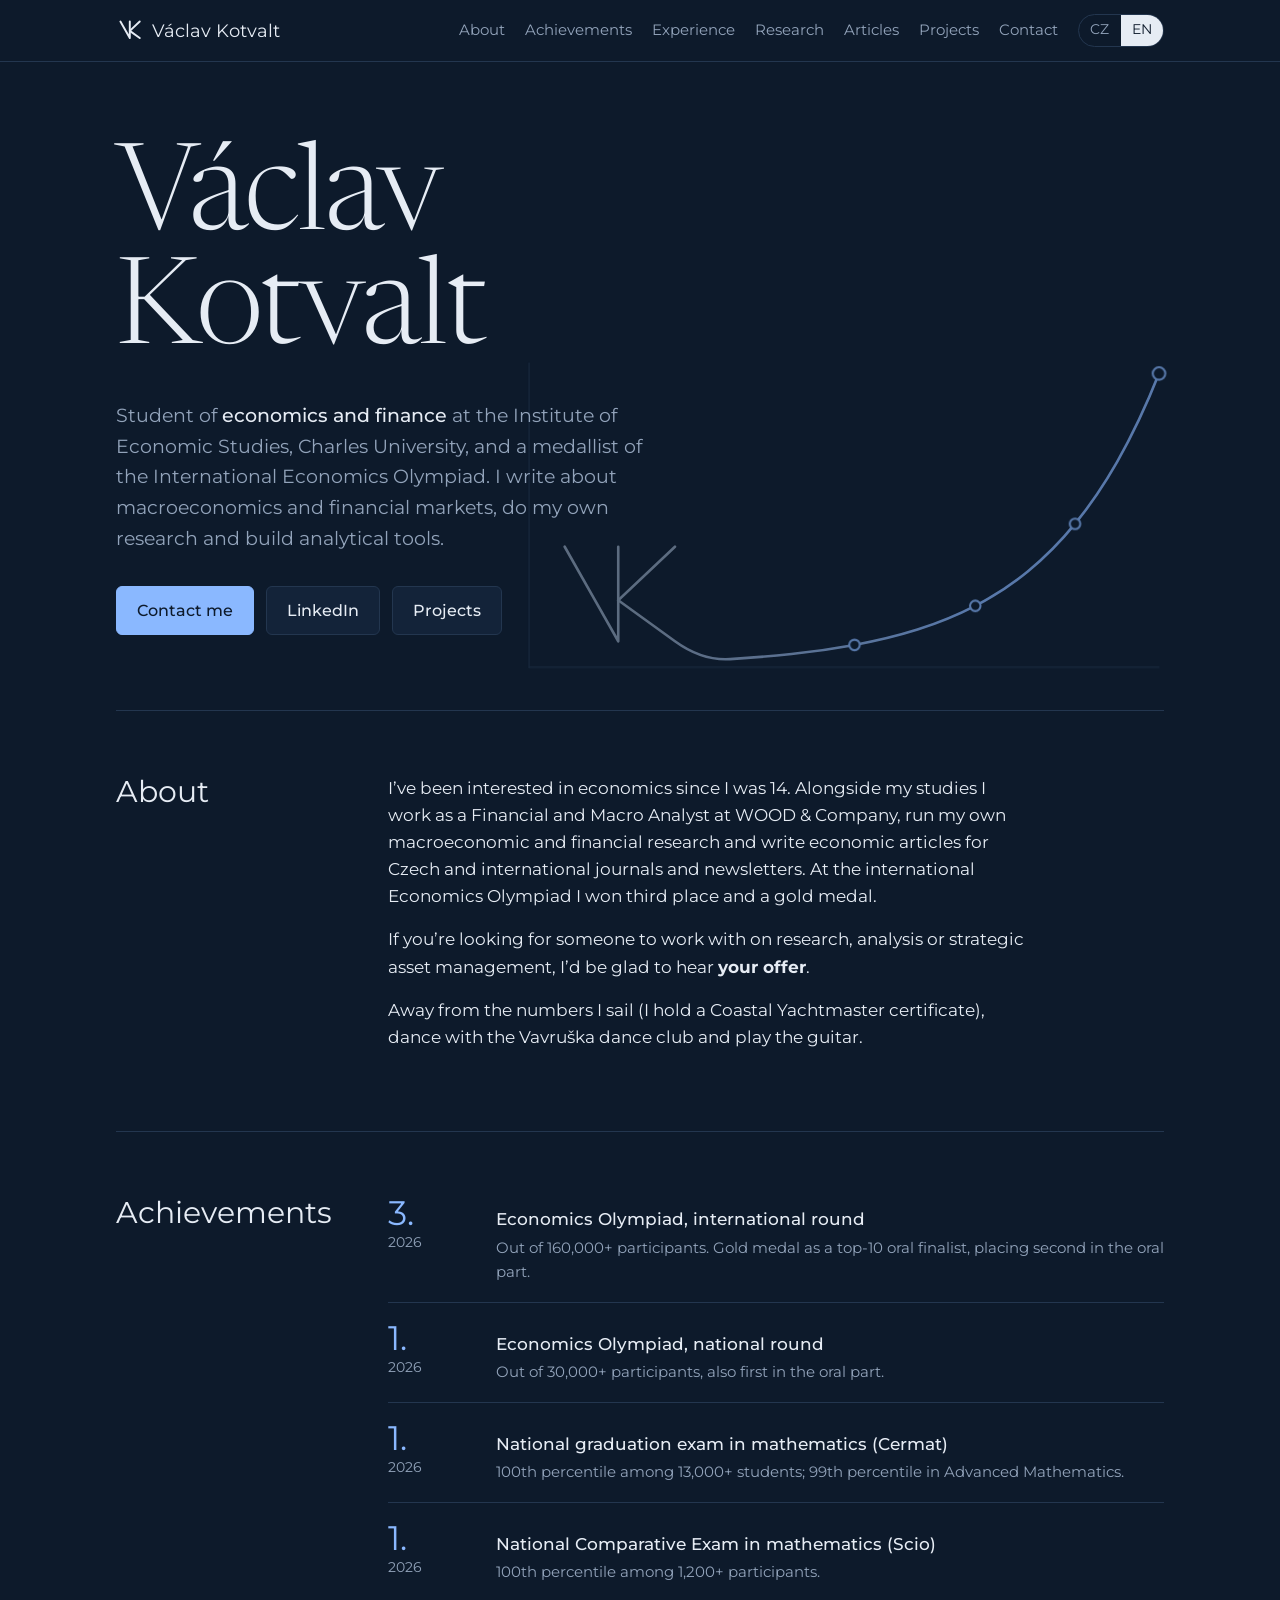
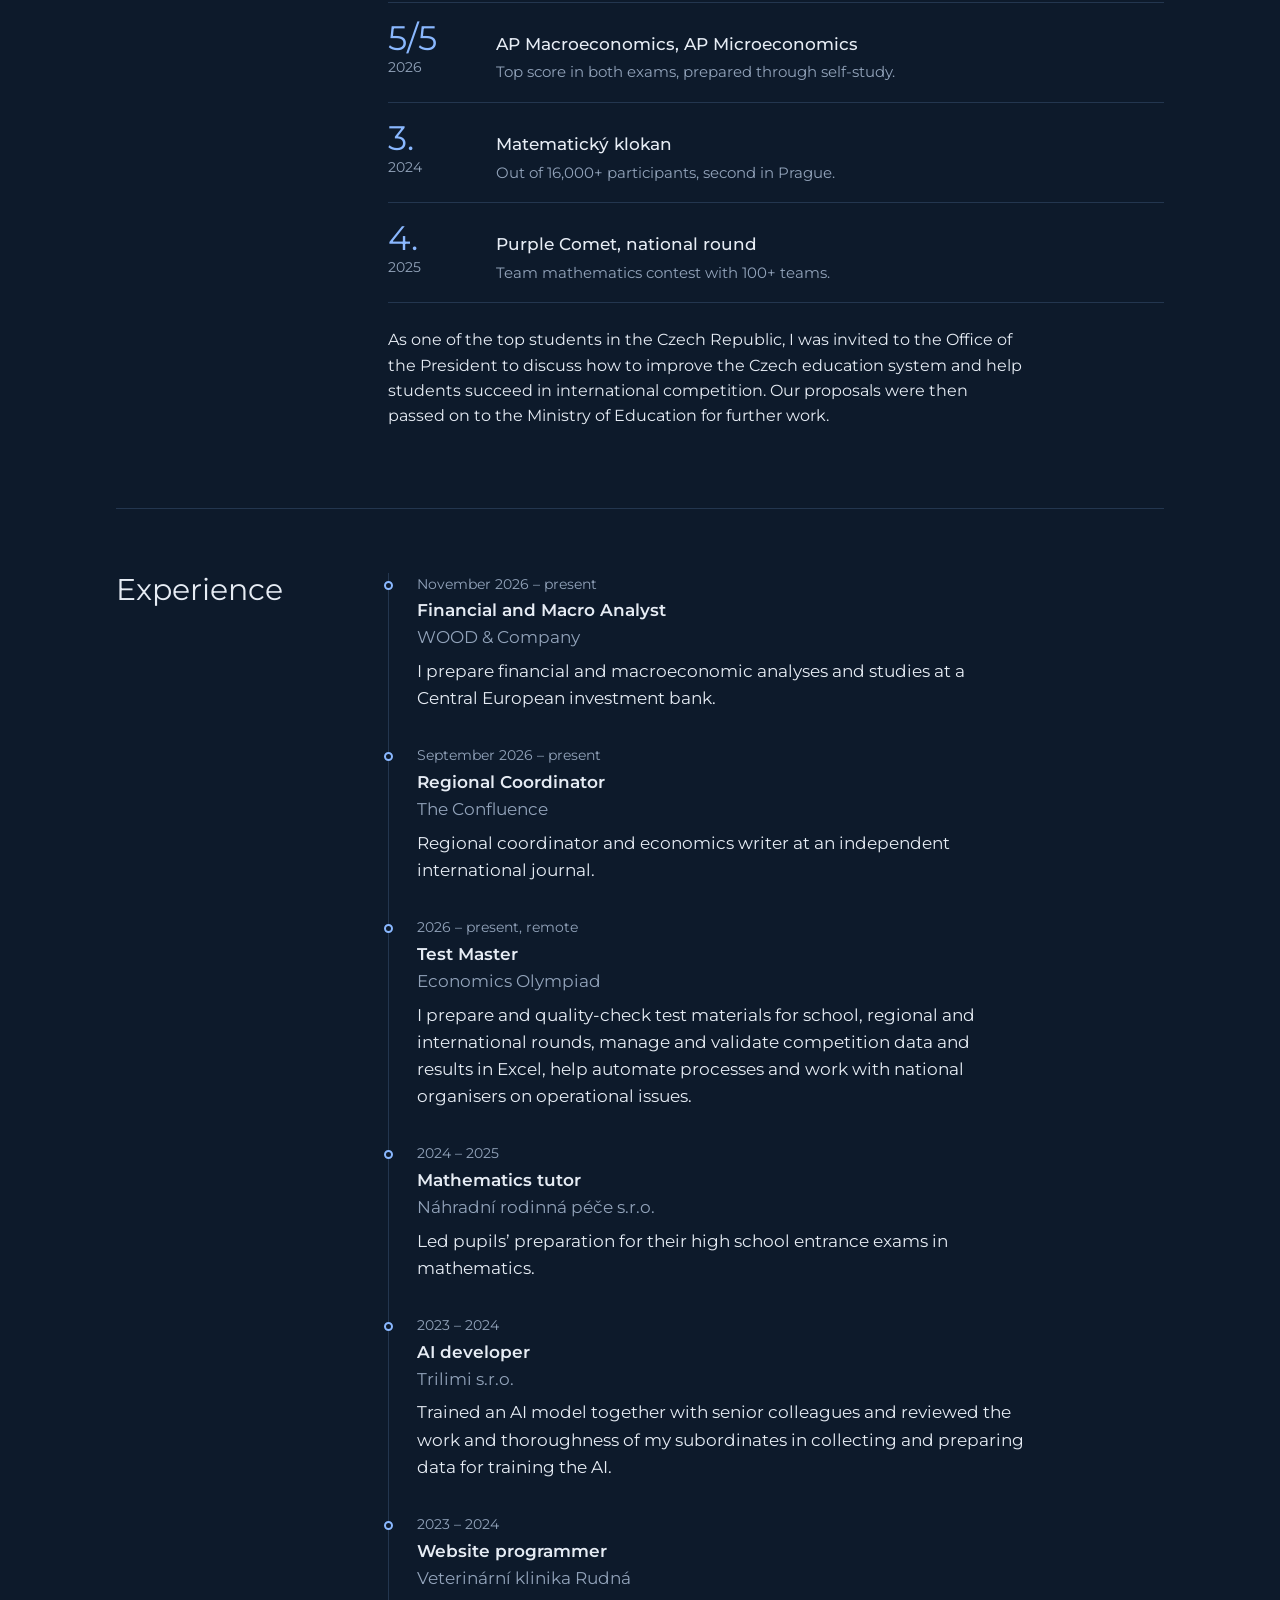
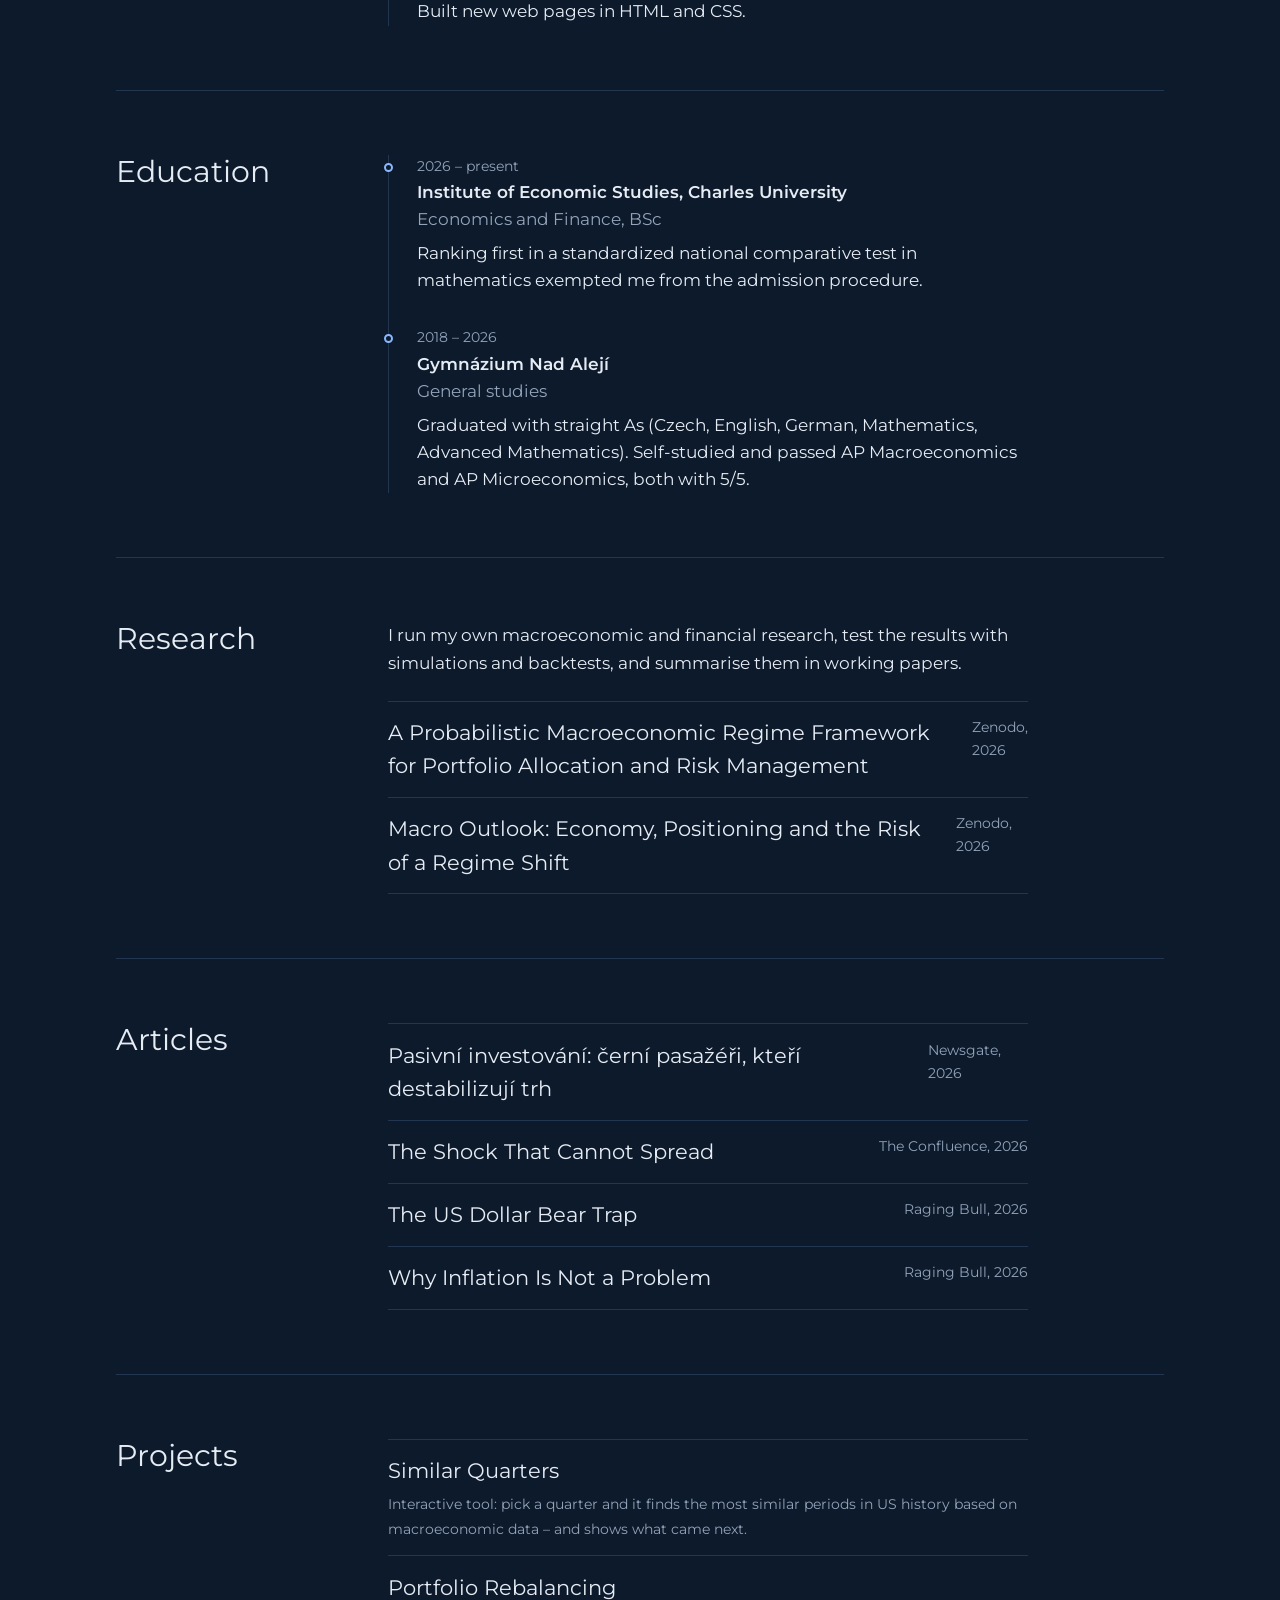
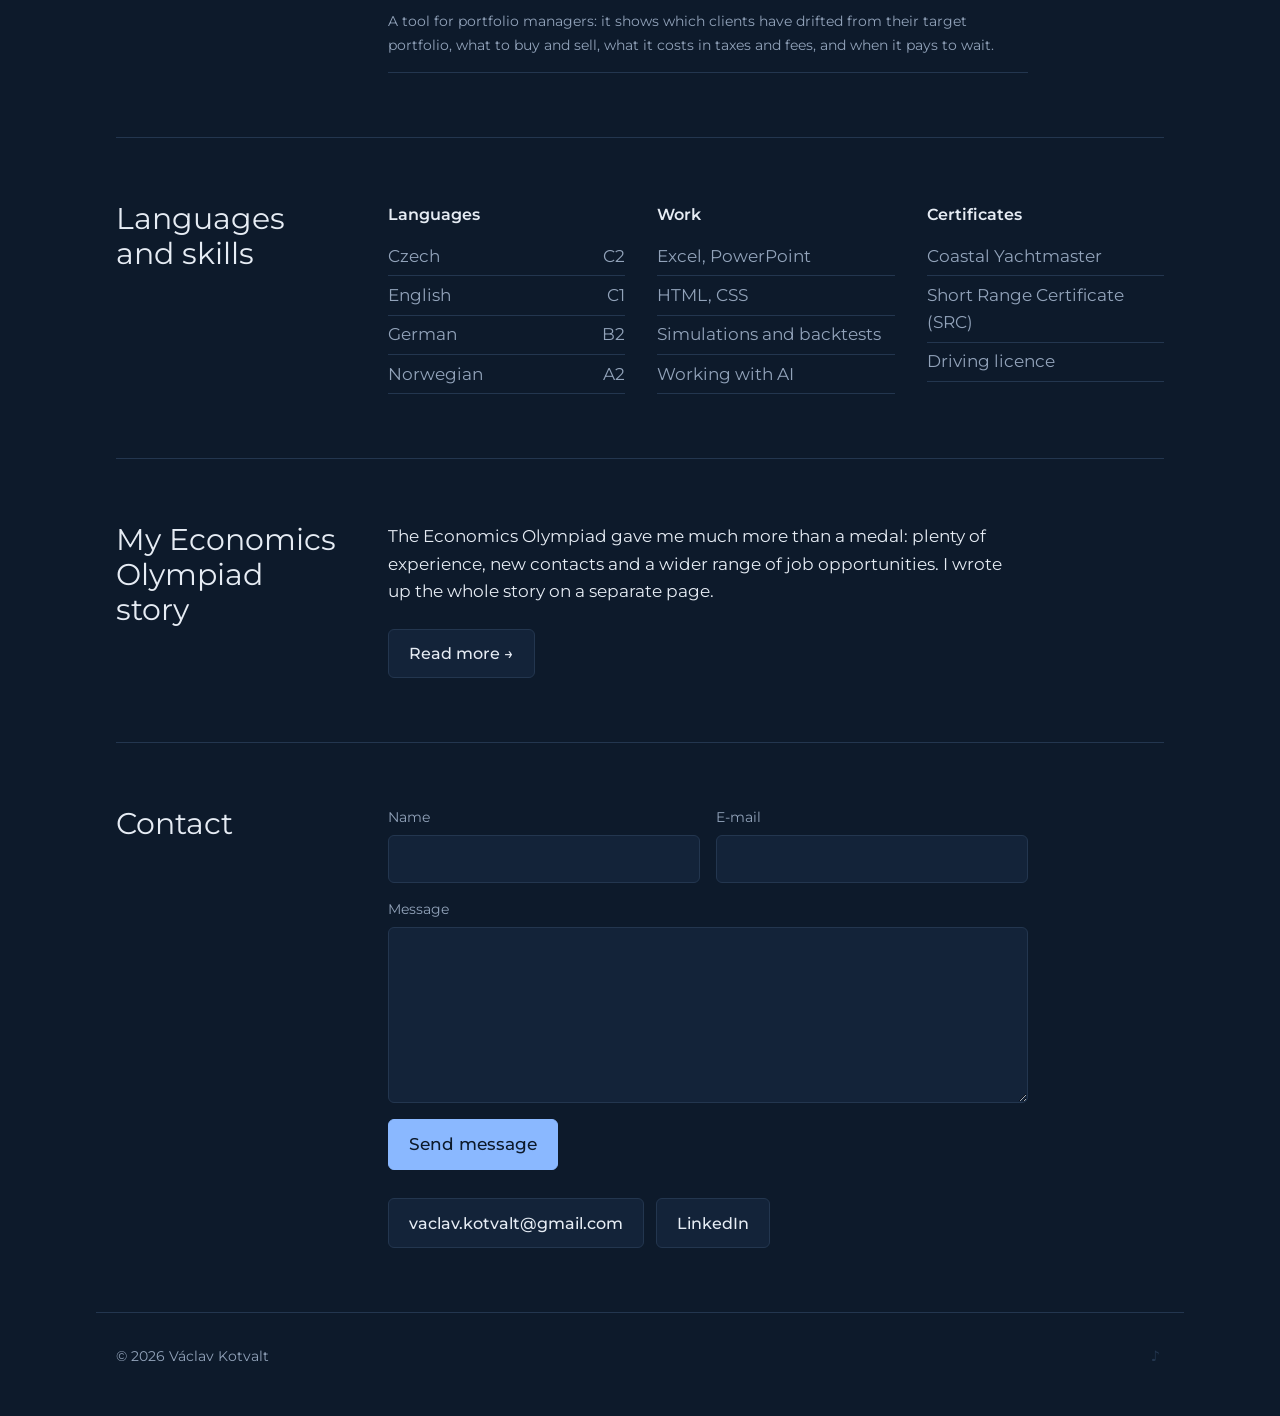
<file: index.html>
<!DOCTYPE html>
<html lang="cs" data-lang="cs">
<head>
<meta charset="utf-8">
<meta name="viewport" content="width=device-width, initial-scale=1, viewport-fit=cover">
<title>Václav Kotvalt</title>
<meta name="description" content="Václav Kotvalt – student ekonomie a financí na IES FSV UK. Makroekonomie, finanční trhy, výzkum a články.">
<meta name="author" content="Václav Kotvalt">
<meta name="robots" content="index, follow">
<link rel="canonical" href="https://vaclavkotvalt.cz/">
<link rel="icon" href="/favicon.svg" type="image/svg+xml">
<link rel="icon" href="/favicon-32.png" type="image/png" sizes="32x32">
<link rel="icon" href="/favicon-48.png" type="image/png" sizes="48x48">
<link rel="icon" href="/favicon-192.png" type="image/png" sizes="192x192">
<link rel="apple-touch-icon" href="/apple-touch-icon.png">

<!-- Náhled při sdílení odkazu (LinkedIn, Messenger, WhatsApp…) -->
<meta property="og:type" content="profile">
<meta property="og:url" content="https://vaclavkotvalt.cz/">
<meta property="og:title" content="Václav Kotvalt">
<meta property="og:description" content="Student ekonomie a financí na IES FSV UK. Makroekonomie, finanční trhy, výzkum a články.">
<meta property="og:locale" content="cs_CZ">
<meta property="og:locale:alternate" content="en_US">
<meta property="profile:first_name" content="Václav">
<meta property="profile:last_name" content="Kotvalt">
<meta name="twitter:card" content="summary">

<!-- Strukturovaná data pro vyhledávače: kdo je autorem stránky -->
<script type="application/ld+json">
{
  "@context": "https://schema.org",
  "@type": "Person",
  "name": "Václav Kotvalt",
  "alternateName": "Vaclav Kotvalt",
  "url": "https://vaclavkotvalt.cz/",
  "description": "Student of economics and finance at the Institute of Economic Studies, Charles University.",
  "email": "mailto:vaclav.kotvalt@gmail.com",
  "jobTitle": "Financial and Macro Analyst",
  "worksFor": { "@type": "Organization", "name": "WOOD & Company", "url": "https://www.wood.cz/" },
  "affiliation": {
    "@type": "CollegeOrUniversity",
    "name": "Charles University",
    "department": { "@type": "Organization", "name": "Institute of Economic Studies" }
  },
  "knowsAbout": ["Macroeconomics", "Financial markets", "Economics"],
  "knowsLanguage": ["cs", "en", "de", "no"],
  "sameAs": [
    "https://www.linkedin.com/in/vaclavkotvalt"
  ],
  "award": "3rd place and gold medal, International Economics Olympiad 2026",
  "subjectOf": [
    { "@type": "WebPage", "url": "https://vaclavkotvalt.cz/olympiada/" },
    { "@type": "Article", "name": "Ze školní lavice až k prezidentovi republiky", "url": "https://ekonomickaolympiada.cz/blog/2026/11/19/vitez-xi-rocniku-eo-ss-na-prazskem-hrade/" },
    { "@type": "Article", "name": "Síň slávy EO: Václav Kotvalt", "url": "https://ekonomickaolympiada.cz/blog/2026/10/30/sin-slavy-eo-vaclav-kotvalt/" },
    { "@type": "Article", "url": "https://ies.fsv.cuni.cz/aktuality/student-ies-vaclav-kotvalt-byl-ocenen-prezidentem-za-uspech-na-mezinarodni-ekonomicke" }
  ]
}
</script>
<link rel="preconnect" href="https://fonts.googleapis.com">
<link rel="preconnect" href="https://fonts.gstatic.com" crossorigin>
<link href="https://fonts.googleapis.com/css2?family=Newsreader:opsz,wght@6..72,300;6..72,400&family=Montserrat:wght@300;400;500;600&display=swap" rel="stylesheet">
<style>
  :root {
    /* Písma: velké nadpisy stránek (h1) patkové, veškerý ostatní text Montserrat */
    --font-heading: "Newsreader", Georgia, serif;
    --font-text: "Montserrat", system-ui, -apple-system, "Segoe UI", Roboto, sans-serif;
    --bg: #0d1a2b;
    --surface: #132339;
    --line: #23364f;
    --text: #e6ecf4;
    --muted: #92a3ba;
    --accent: #8ab8ff;
    --accent-ink: #0d1a2b;
    --curve: #8ab8ff;
    color-scheme: dark;
    box-sizing: border-box;
    padding-top: env(safe-area-inset-top, 0px);
    padding-bottom: env(safe-area-inset-bottom, 0px);
  }
  @media (prefers-color-scheme: dark) {
    :root:not([data-theme="light"]) {
      --bg: #0d1a2b; --surface: #132339; --line: #23364f; --text: #e6ecf4;
      --muted: #92a3ba; --accent: #8ab8ff; --accent-ink: #0d1a2b; --curve: #8ab8ff;
      color-scheme: dark;
    }
  }
  :root[data-theme="dark"] {
    --bg: #0d1a2b; --surface: #132339; --line: #23364f; --text: #e6ecf4;
    --muted: #92a3ba; --accent: #8ab8ff; --accent-ink: #0d1a2b; --curve: #8ab8ff;
    color-scheme: dark;
  }
  :root[data-theme="light"] {
    --bg: #f3f6fa; --surface: #ffffff; --line: #d5dde8; --text: #13233a;
    --muted: #55667e; --accent: #1f56c4; --accent-ink: #ffffff; --curve: #1f56c4;
    color-scheme: light;
  }
  *, *::before, *::after { box-sizing: inherit; }
  html { scroll-behavior: smooth; scroll-padding-top: calc(env(safe-area-inset-top, 0px) + 4.5rem); }
  body {
    margin: 0;
    background: var(--bg);
    color: var(--text);
    font-family: var(--font-text);
    font-size: 1.0625rem;
    line-height: 1.6;
    -webkit-font-smoothing: antialiased;
  }
  body::before {
    content: ""; position: fixed; inset: 0 0 auto; height: env(safe-area-inset-top, 0px);
    z-index: 10; background: var(--bg);
  }
  a { color: var(--accent); text-underline-offset: 0.2em; }
  a:focus-visible, button:focus-visible { outline: 2px solid var(--accent); outline-offset: 3px; border-radius: 4px; }
  img, svg { max-width: 100%; }

  /* Jazyk */
  html[data-lang="cs"] .en, html[data-lang="en"] .cs { display: none !important; }

  /* Horní lišta */
  .bar {
    position: sticky; top: env(safe-area-inset-top, 0px); z-index: 5;
    background: var(--bg);
    border-bottom: 1px solid var(--line);
  }
  .bar-in {
    max-width: 68rem; margin: 0 auto; padding: 0.85rem 1.25rem;
    display: flex; align-items: center; justify-content: space-between; gap: 1rem;
  }
  .logo { width: 1.5em; height: 1.5em; flex: none; fill: none; stroke: currentColor; stroke-width: 7; stroke-linecap: round; stroke-linejoin: round; }
  .brand { display: inline-flex; align-items: center; gap: 0.55rem; }
  .mono-name { font-family: var(--font-text); font-size: 1.15rem; color: var(--text); text-decoration: none; }
  .bar nav { display: flex; gap: 1.25rem; align-items: center; }
  .bar nav a { color: var(--muted); text-decoration: none; font-size: 0.95rem; }
  .bar nav a:hover { color: var(--text); }
  .lang {
    display: inline-flex; border: 1px solid var(--line); border-radius: 999px; overflow: hidden;
  }
  .lang button {
    font: inherit; font-size: 0.85rem; padding: 0.3rem 0.7rem; border: 0; cursor: pointer;
    background: transparent; color: var(--muted);
  }
  .lang button[aria-pressed="true"] { background: var(--text); color: var(--bg); }
  @media (max-width: 960px) { .bar nav .navlink { display: none; } } /* jinak se lišta s celým jménem nevejde */

  main { max-width: 68rem; margin: 0 auto; padding: 0 1.25rem; }

  /* Úvod */
  .hero { position: relative; padding: 4.5rem 0 4rem; min-height: 72vh; display: flex; flex-direction: column; justify-content: center; }
  .hero svg.curve {
    position: absolute; right: -1rem; bottom: 2rem; width: min(42rem, 95%); height: auto;
    pointer-events: none; overflow: visible; opacity: 0.6; /* tlumeně, ať graf nepřebíjí text */
  }
  /* Logo VK se vykreslí tah po tahu, spodní noha „K“ pak pokračuje jako stoupající čára grafu */
  .curve path, .curve line { fill: none; stroke-linecap: round; stroke-linejoin: round; }
  .curve .grid { stroke: var(--line); stroke-width: 1; }
  /* mezera 2 (ne 1): jinak by kulaté zakončení nulové čárky ukázalo tečku na konci ještě nenakreslené čáry */
  .curve .mono, .curve .leg, .curve .run { stroke-width: 2.5; stroke-dasharray: 1 2; stroke-dashoffset: 1; }
  .curve .mono, .curve .leg { stroke: var(--muted); }
  .curve .run { stroke: url(#runGrad); }
  .curve .mono { animation: draw 0.9s 0.35s cubic-bezier(.5,0,.3,1) forwards; }
  .curve .leg { animation: draw 0.45s 1.05s cubic-bezier(.3,0,.4,1) forwards; } /* horní noha o kousek dřív než spodní */
  /* spodní noha K a čára grafu jsou jedna cesta kreslená stálou rychlostí */
  .curve .run { animation: draw 3.8s 1.4s linear forwards; }
  .curve .grid { opacity: 0; animation: fade 0.8s 0.1s ease forwards; }
  .curve circle { fill: var(--bg); stroke: var(--curve); stroke-width: 2; }
  .curve .pt { opacity: 0; animation: fade 0.4s forwards; }
  @keyframes draw { to { stroke-dashoffset: 0; } }
  @keyframes fade { to { opacity: 1; } }
  @media (max-width: 640px) {
    /* na telefonu pod tlačítka, ne za text */
    .hero svg.curve { position: relative; right: auto; bottom: auto; order: 1; width: 100%; margin-top: 2rem; }
  }
  @media (prefers-reduced-motion: reduce) {
    .curve .mono, .curve .leg, .curve .run { animation: none; stroke-dashoffset: 0; }
    .curve .grid, .curve .pt { animation: none; opacity: 1; }
    html { scroll-behavior: auto; }
  }
  h1 {
    position: relative;
    font-family: var(--font-heading); font-weight: 300;
    font-size: clamp(3.2rem, 11vw, 7.5rem); line-height: 0.95; letter-spacing: -0.02em;
    margin: 0 0 1.75rem;
  }
  .lead { position: relative; max-width: 34rem; font-size: 1.2rem; color: var(--muted); margin: 0 0 2rem; }
  .lead strong { color: var(--text); font-weight: 500; }
  .actions { position: relative; display: flex; flex-wrap: wrap; gap: 0.75rem; }
  .btn {
    display: inline-block; padding: 0.7rem 1.25rem; border-radius: 6px; text-decoration: none;
    font-weight: 500; font-size: 0.98rem; border: 1px solid var(--line); color: var(--text); background: var(--surface);
  }
  .btn.primary { background: var(--accent); color: var(--accent-ink); border-color: var(--accent); }

  /* Sekce */
  section.block { padding: 4rem 0; border-top: 1px solid var(--line); display: grid; gap: 1.5rem 3rem; grid-template-columns: 1fr; }
  @media (min-width: 860px) { section.block { grid-template-columns: 14rem 1fr; } }
  h2 { font-family: var(--font-text); font-weight: 400; font-size: 1.9rem; line-height: 1.15; margin: 0; }
  .prose { max-width: 40rem; }
  .prose p { margin: 0 0 1rem; }

  /* Úspěchy */
  .wins { list-style: none; margin: 0; padding: 0; }
  .wins li {
    display: grid; grid-template-columns: 5.5rem 1fr; gap: 1.25rem; padding: 1.1rem 0;
    border-bottom: 1px solid var(--line); align-items: baseline;
  }
  .wins li:first-child { padding-top: 0; }
  .place { font-family: var(--font-text); font-size: 2.1rem; line-height: 1; color: var(--accent); }
  .place small { font-size: 0.9rem; color: var(--muted); font-family: var(--font-text); display: block; margin-top: 0.35rem; }
  .what { font-weight: 500; }
  a.eo-link { color: inherit; text-decoration: none; }
  a.eo-link:hover { color: var(--accent); }
  .detail { color: var(--muted); font-size: 0.95rem; margin-top: 0.15rem; }
  .note { margin-top: 1.5rem; color: var(--text); font-size: 0.98rem; max-width: 40rem; }

  /* Časová osa */
  .timeline { list-style: none; margin: 0; padding: 0; }
  .timeline li { position: relative; padding: 0 0 2rem 1.75rem; border-left: 1px solid var(--line); }
  .timeline li:last-child { padding-bottom: 0; }
  .timeline li::before {
    content: ""; position: absolute; left: -5px; top: 0.5rem; width: 9px; height: 9px; border-radius: 50%;
    background: var(--bg); border: 2px solid var(--accent);
  }
  .when { font-size: 0.9rem; color: var(--muted); }
  .role { font-weight: 600; margin: 0.1rem 0 0; }
  .org { color: var(--muted); margin: 0 0 0.4rem; }
  .timeline p.desc { margin: 0; max-width: 38rem; }

  /* Dovednosti */
  .cols { display: grid; gap: 2rem; grid-template-columns: repeat(auto-fit, minmax(14rem, 1fr)); }
  .cols h3 { font-size: 1rem; font-weight: 600; margin: 0 0 0.6rem; }
  .cols ul { list-style: none; margin: 0; padding: 0; }
  .cols li { padding: 0.35rem 0; border-bottom: 1px solid var(--line); display: flex; justify-content: space-between; gap: 1rem; }
  .cols li span:last-child { color: var(--muted); }

  /* Výzkum */
  .papers { list-style: none; margin: 0; padding: 0; max-width: 40rem; }
  .papers li { display: flex; justify-content: space-between; gap: 1rem; padding: 0.9rem 0; border-bottom: 1px solid var(--line); }
  .papers li:first-child { border-top: 1px solid var(--line); }
  .papers a { font-family: var(--font-text); font-size: 1.3rem; text-decoration: none; color: var(--text); }
  .papers a:hover { color: var(--accent); text-decoration: underline; }
  .papers li span:last-child { color: var(--muted); font-size: 0.9rem; }
  .papers li.proj { flex-direction: column; gap: 0.3rem; }
  .papers li.proj a span { color: inherit; font-size: inherit; }
  .papers .desc { margin: 0; color: var(--muted); font-size: 0.95rem; }

  /* Kontakt */
  .contact-big {
    font-family: var(--font-text); font-weight: 300;
    font-size: clamp(1.6rem, 6vw, 3rem); line-height: 1.1; margin: 0 0 1.5rem; word-break: break-word;
  }
  .contact-big a { color: var(--text); text-decoration-color: var(--accent); text-decoration-thickness: 2px; }
  .contact-form { max-width: 40rem; display: grid; gap: 1rem; margin: 0 0 1.75rem; }
  .contact-form .row2 { display: grid; gap: 1rem; grid-template-columns: 1fr; }
  @media (min-width: 640px) { .contact-form .row2 { grid-template-columns: 1fr 1fr; } }
  .contact-form label { display: flex; flex-direction: column; gap: 0.35rem; }
  .contact-form .lbl { font-size: 0.85rem; color: var(--muted); }
  .contact-form input, .contact-form textarea {
    font: inherit; font-size: 1rem; color: var(--text); background: var(--surface);
    border: 1px solid var(--line); border-radius: 6px; padding: 0.65rem 0.75rem; width: 100%;
    transition: border-color 0.2s ease;
  }
  .contact-form textarea { resize: vertical; min-height: 8rem; }
  .contact-form input:focus, .contact-form textarea:focus { outline: none; border-color: var(--accent); }
  .contact-form button { font: inherit; font-weight: 500; cursor: pointer; }
  .contact-form button:disabled { opacity: 0.6; cursor: default; }
  .form-foot { display: flex; flex-wrap: wrap; align-items: center; gap: 1rem; }
  .form-status { margin: 0; font-size: 0.95rem; color: var(--muted); }
  .form-status.ok { color: #7fd1a8; }
  .form-status.err { color: #f0a3a3; }
  .form-status a { color: inherit; }
  footer { max-width: 68rem; margin: 0 auto; padding: 2rem 1.25rem 3rem; color: var(--muted); font-size: 0.9rem; border-top: 1px solid var(--line); display: flex; justify-content: space-between; }
  /* Nenápadný odkaz na /hudba/ */
  footer .quiet { color: var(--line); text-decoration: none; padding: 0 0.25rem; }
</style>
</head>
<body>

<header class="bar">
  <div class="bar-in">
    <a class="mono-name brand" href="#top"><svg class="logo" viewBox="0 0 100 100" aria-hidden="true"><path d="M16 20 L50 80 L50 20"/><path d="M86 20 L50 54 L86 80"/></svg><span>Václav Kotvalt</span></a>
    <nav aria-label="Navigace">
      <a class="navlink" href="#o-mne"><span class="cs">O mně</span><span class="en">About</span></a>
      <a class="navlink" href="#uspechy"><span class="cs">Úspěchy</span><span class="en">Achievements</span></a>
      <a class="navlink" href="#zkusenosti"><span class="cs">Zkušenosti</span><span class="en">Experience</span></a>
      <a class="navlink" href="#vyzkum"><span class="cs">Výzkum</span><span class="en">Research</span></a>
      <a class="navlink" href="#clanky"><span class="cs">Články</span><span class="en">Articles</span></a>
      <a class="navlink" href="#projekty"><span class="cs">Projekty</span><span class="en">Projects</span></a>
      <a class="navlink" href="#kontakt"><span class="cs">Kontakt</span><span class="en">Contact</span></a>
      <div class="lang" role="group" aria-label="Jazyk / Language">
        <button type="button" data-set="cs" aria-pressed="true">CZ</button>
        <button type="button" data-set="en" aria-pressed="false">EN</button>
      </div>
    </nav>
  </div>
</header>

<main id="top">
  <section class="hero">
    <svg class="curve" viewBox="0 0 640 320" aria-hidden="true">
      <defs>
        <!-- čára plynule přechází z bílé barvy loga do modré -->
        <linearGradient id="runGrad" gradientUnits="userSpaceOnUse" x1="140" y1="0" x2="440" y2="0">
          <stop offset="0" style="stop-color: var(--muted)"/><stop offset="1" style="stop-color: var(--curve)"/>
        </linearGradient>
      </defs>
      <line class="grid" x1="20" y1="310" x2="620" y2="310"/>
      <line class="grid" x1="20" y1="20" x2="20" y2="310"/>
      <path class="mono" pathLength="1" d="M54 195 L105 285 L105 195"/>
      <path class="leg" pathLength="1" d="M105 246 L159 195"/>
      <path class="run" pathLength="1" d="M105 246 L159 285 C 174.3 296.1, 192.7 303.2, 211.6 302 C 231 300.8, 250.5 299.2, 270 297.1 C 290 295, 310 292.2, 330 288.5 C 350 284.9, 370 280.2, 390 273.9 C 408.3 268, 426.7 260.8, 445 251.3 C 461.7 242.6, 478.3 232.1, 495 218.5 C 510 206.2, 525 191.6, 540 173.2 C 553.3 156.9, 566.7 137.7, 580 114.4 C 593.3 91, 606.7 63.5, 620 30"/>
      <circle class="pt" cx="330" cy="288.5" r="5" style="animation-delay:2.81s"/>
      <circle class="pt" cx="445" cy="251.3" r="5" style="animation-delay:3.52s"/>
      <circle class="pt" cx="540" cy="173.2" r="5" style="animation-delay:4.24s"/>
      <circle class="pt" cx="620" cy="30" r="6" style="animation-delay:5.2s"/>
    </svg>

    <h1>Václav<br>Kotvalt</h1>
    <p class="lead">
      <span class="cs">Student <strong>ekonomie a financí</strong> na IES Univerzity Karlovy a medailista Mezinárodní ekonomické olympiády. Píšu o makroekonomii a finančních trzích, dělám vlastní výzkum a stavím analytické nástroje.</span>
      <span class="en">Student of <strong>economics and finance</strong> at the Institute of Economic Studies, Charles University, and a medallist of the International Economics Olympiad. I write about macroeconomics and financial markets, do my own research and build analytical tools.</span>
    </p>
    <div class="actions">
      <a class="btn primary" href="#kontakt"><span class="cs">Napište mi</span><span class="en">Contact me</span></a>
      <a class="btn" href="https://www.linkedin.com/in/vaclavkotvalt" target="_blank" rel="noopener">LinkedIn</a>
      <a class="btn" href="#projekty"><span class="cs">Projekty</span><span class="en">Projects</span></a>
    </div>
  </section>

  <section class="block" id="o-mne">
    <h2><span class="cs">O mně</span><span class="en">About</span></h2>
    <div class="prose">
      <p class="cs">O ekonomii se zajímám od svých 14 let. Vedle studia pracuji jako Financial and Macro Analyst ve WOOD &amp; Company, dělám vlastní makroekonomický a finanční výzkum a píšu odborné články do českých i zahraničních časopisů a newsletterů. V mezinárodní <a class="eo-link" href="/olympiada/">Ekonomické olympiádě</a> jsem získal 3. místo a zlatou medaili.</p>
      <p class="cs">Pokud hledáte spolupracovníka na výzkum, analýzu nebo strategický asset management, rád si poslechnu <a class="eo-link" href="#kontakt"><strong>vaši nabídku</strong></a>.</p>
      <p class="cs">Mimo čísla jachtařím (mám kapitánský průkaz Coastal Yachtmaster), tancuji v tanečním klubu Vavruška a hraji na kytaru.</p>
      <p class="en">I’ve been interested in economics since I was 14. Alongside my studies I work as a Financial and Macro Analyst at WOOD &amp; Company, run my own macroeconomic and financial research and write economic articles for Czech and international journals and newsletters. At the international <a class="eo-link" href="/olympiada/">Economics Olympiad</a> I won third place and a gold medal.</p>
      <p class="en">If you’re looking for someone to work with on research, analysis or strategic asset management, I’d be glad to hear <a class="eo-link" href="#kontakt"><strong>your offer</strong></a>.</p>
      <p class="en">Away from the numbers I sail (I hold a Coastal Yachtmaster certificate), dance with the Vavruška dance club and play the guitar.</p>
    </div>
  </section>

  <section class="block" id="uspechy">
    <h2><span class="cs">Úspěchy</span><span class="en">Achievements</span></h2>
    <div>
      <ul class="wins">
        <li>
          <div class="place">3.<small>2026</small></div>
          <div>
            <div class="what"><a class="eo-link" href="/olympiada/"><span class="cs">Ekonomická olympiáda, mezinárodní kolo</span><span class="en">Economics Olympiad, international round</span></a></div>
            <div class="detail"><span class="cs">Z více než 160 000 účastníků. Zlatá medaile mezi deseti nejlepšími v ústní části, kde jsem skončil druhý.</span><span class="en">Out of 160,000+ participants. Gold medal as a top-10 oral finalist, placing second in the oral part.</span></div>
          </div>
        </li>
        <li>
          <div class="place">1.<small>2026</small></div>
          <div>
            <div class="what"><a class="eo-link" href="/olympiada/"><span class="cs">Ekonomická olympiáda, národní kolo</span><span class="en">Economics Olympiad, national round</span></a></div>
            <div class="detail"><span class="cs">Z více než 30 000 účastníků, první místo i v ústní části.</span><span class="en">Out of 30,000+ participants, also first in the oral part.</span></div>
          </div>
        </li>
        <li>
          <div class="place">1.<small>2026</small></div>
          <div>
            <div class="what"><span class="cs">Maturita z matematiky (Cermat)</span><span class="en">National graduation exam in mathematics (Cermat)</span></div>
            <div class="detail"><span class="cs">100. percentil z více než 13 000 maturantů. Z Matematiky+ 99. percentil.</span><span class="en">100th percentile among 13,000+ students; 99th percentile in Advanced Mathematics.</span></div>
          </div>
        </li>
        <li>
          <div class="place">1.<small>2026</small></div>
          <div>
            <div class="what"><span class="cs">Národní srovnávací zkouška z matematiky (Scio)</span><span class="en">National Comparative Exam in mathematics (Scio)</span></div>
            <div class="detail"><span class="cs">100. percentil z více než 1 200 účastníků.</span><span class="en">100th percentile among 1,200+ participants.</span></div>
          </div>
        </li>
        <li>
          <div class="place">5/5<small>2026</small></div>
          <div>
            <div class="what">AP Macroeconomics, AP Microeconomics</div>
            <div class="detail"><span class="cs">Obě zkoušky s nejvyšším hodnocením, připravoval jsem se samostudiem.</span><span class="en">Top score in both exams, prepared through self-study.</span></div>
          </div>
        </li>
        <li>
          <div class="place">3.<small>2024</small></div>
          <div>
            <div class="what">Matematický klokan</div>
            <div class="detail"><span class="cs">Z více než 16 000 účastníků, druhé místo v Praze.</span><span class="en">Out of 16,000+ participants, second in Prague.</span></div>
          </div>
        </li>
        <li>
          <div class="place">4.<small>2025</small></div>
          <div>
            <div class="what"><span class="cs">Purple Comet, národní kolo</span><span class="en">Purple Comet, national round</span></div>
            <div class="detail"><span class="cs">Týmová matematická soutěž, přes 100 týmů.</span><span class="en">Team mathematics contest with 100+ teams.</span></div>
          </div>
        </li>
      </ul>
      <p class="note">
        <span class="cs">Jako jeden z nejlepších studentů v Česku jsem byl pozván do Kanceláře prezidenta republiky na diskusi o tom, jak zlepšit český školský systém a pomoci studentům co nejlépe uspět v mezinárodní konkurenci. Naše návrhy byly následně předány ministerstvu školství k dalšímu zpracování.</span>
        <span class="en">As one of the top students in the Czech Republic, I was invited to the Office of the President to discuss how to improve the Czech education system and help students succeed in international competition. Our proposals were then passed on to the Ministry of Education for further work.</span>
      </p>
    </div>
  </section>

  <section class="block" id="zkusenosti">
    <h2><span class="cs">Zkušenosti</span><span class="en">Experience</span></h2>
    <ol class="timeline">
      <li>
        <div class="when"><span class="cs">Listopad 2026 – dosud</span><span class="en">November 2026 – present</span></div>
        <p class="role">Financial and Macro Analyst</p>
        <p class="org"><a class="eo-link" href="https://www.wood.cz/" target="_blank" rel="noopener">WOOD &amp; Company</a></p>
        <p class="desc"><span class="cs">Připravuji finanční a makroekonomické analýzy a studie ve středoevropské investiční bance.</span><span class="en">I prepare financial and macroeconomic analyses and studies at a Central European investment bank.</span></p>
      </li>
      <li>
        <div class="when"><span class="cs">Září 2026 – dosud</span><span class="en">September 2026 – present</span></div>
        <p class="role">Regional Coordinator</p>
        <p class="org"><a class="eo-link" href="https://www.the-confluence.org/" target="_blank" rel="noopener">The Confluence</a></p>
        <p class="desc"><span class="cs">Regionální koordinátor a autor ekonomických článků v nezávislém mezinárodním časopise.</span><span class="en">Regional coordinator and economics writer at an independent international journal.</span></p>
      </li>
      <li>
        <div class="when"><span class="cs">2026 – dosud, na dálku</span><span class="en">2026 – present, remote</span></div>
        <p class="role"><a class="eo-link" href="/olympiada/">Test Master</a></p>
        <p class="org"><a class="eo-link" href="/olympiada/"><span class="cs">Ekonomická olympiáda</span><span class="en">Economics Olympiad</span></a></p>
        <p class="desc"><span class="cs">Připravuji a kontroluji soutěžní materiály pro školní, regionální i mezinárodní kola, spravuji a ověřuji data a výsledky v Excelu, pomáhám s automatizací procesů a řeším provozní otázky s národními organizátory.</span><span class="en">I prepare and quality-check test materials for school, regional and international rounds, manage and validate competition data and results in Excel, help automate processes and work with national organisers on operational issues.</span></p>
      </li>
      <li>
        <div class="when">2024 – 2025</div>
        <p class="role"><span class="cs">Lektor matematiky</span><span class="en">Mathematics tutor</span></p>
        <p class="org">Náhradní rodinná péče s.r.o.</p>
        <p class="desc"><span class="cs">Vedl jsem přípravu žáků na přijímací zkoušky z matematiky na střední školy.</span><span class="en">Led pupils’ preparation for their high school entrance exams in mathematics.</span></p>
      </li>
      <li>
        <div class="when">2023 – 2024</div>
        <p class="role">AI developer</p>
        <p class="org"><a class="eo-link" href="https://www.limigo.cz/index.html" target="_blank" rel="noopener">Trilimi s.r.o.</a></p>
        <p class="desc"><span class="cs">Trénoval jsem AI model ve spolupráci s odbornými nadřízenými a kontroloval práci a pečlivost podřízených ohledně sbírání a připravování dat k trénování umělé inteligence.</span><span class="en">Trained an AI model together with senior colleagues and reviewed the work and thoroughness of my subordinates in collecting and preparing data for training the AI.</span></p>
      </li>
      <li>
        <div class="when">2023 – 2024</div>
        <p class="role"><span class="cs">Programátor webu</span><span class="en">Website programmer</span></p>
        <p class="org">Veterinární klinika Rudná</p>
        <p class="desc"><span class="cs">Psal jsem nové webové stránky v HTML a CSS.</span><span class="en">Built new web pages in HTML and CSS.</span></p>
      </li>
    </ol>
  </section>

  <section class="block" id="vzdelani">
    <h2><span class="cs">Vzdělání</span><span class="en">Education</span></h2>
    <ol class="timeline">
      <li>
        <div class="when"><span class="cs">2026 – dosud</span><span class="en">2026 – present</span></div>
        <p class="role"><a class="eo-link" href="https://ies.fsv.cuni.cz/" target="_blank" rel="noopener"><span class="cs">Institut ekonomických studií FSV UK</span><span class="en">Institute of Economic Studies, Charles University</span></a></p>
        <p class="org"><span class="cs">Ekonomie a finance, Bc.</span><span class="en">Economics and Finance, BSc</span></p>
        <p class="desc"><span class="cs">Díky prvnímu místu ve standardizovaném srovnávacím testu z matematiky mi bylo upuštěno od přijímacího řízení.</span><span class="en">Ranking first in a standardized national comparative test in mathematics exempted me from the admission procedure.</span></p>
      </li>
      <li>
        <div class="when">2018 – 2026</div>
        <p class="role"><a class="eo-link" href="https://www.alej.cz/" target="_blank" rel="noopener">Gymnázium Nad Alejí</a></p>
        <p class="org"><span class="cs">Všeobecné studium</span><span class="en">General studies</span></p>
        <p class="desc"><span class="cs">Maturita se samými jedničkami (čeština, angličtina, němčina, matematika, Matematika+). Samostudiem složené zkoušky AP Macroeconomics a AP Microeconomics, obě na 5/5.</span><span class="en">Graduated with straight As (Czech, English, German, Mathematics, Advanced Mathematics). Self-studied and passed AP Macroeconomics and AP Microeconomics, both with 5/5.</span></p>
      </li>
    </ol>
  </section>

  <section class="block" id="vyzkum">
    <h2><span class="cs">Výzkum</span><span class="en">Research</span></h2>
    <div>
      <p class="prose" style="margin:0 0 1.5rem"><span class="cs">Dělám vlastní makroekonomický a finanční výzkum, výsledky ověřuji simulacemi a backtesty a shrnuji je do pracovních studií.</span><span class="en">I run my own macroeconomic and financial research, test the results with simulations and backtests, and summarise them in working papers.</span></p>
      <ul class="papers">
        <li><a href="https://doi.org/10.5281/zenodo.21628662" target="_blank" rel="noopener">A Probabilistic Macroeconomic Regime Framework for Portfolio Allocation and Risk Management</a><span>Zenodo, 2026</span></li>
        <li><a href="https://doi.org/10.5281/zenodo.21671048" target="_blank" rel="noopener">Macro Outlook: Economy, Positioning and the Risk of a Regime Shift</a><span>Zenodo, 2026</span></li>
      </ul>
    </div>
  </section>

  <section class="block" id="clanky">
    <h2><span class="cs">Články</span><span class="en">Articles</span></h2>
    <ul class="papers">
      <li><a href="https://newsgate.cz/finance/pasivni-investovani-cerni-pasazeri-kteri-destabilizuji-trh/" target="_blank" rel="noopener">Pasivní investování: černí pasažéři, kteří destabilizují trh</a><span>Newsgate, 2026</span></li>
      <li><a href="https://www.the-confluence.org/articles/the-shock-that-cannot-spread" target="_blank" rel="noopener">The Shock That Cannot Spread</a><span>The Confluence, 2026</span></li>
      <li><a href="https://drive.google.com/file/d/14eDHViwZJs5POhgmKbxBHCwNZpPM1_Ir/view?usp=sharing" target="_blank" rel="noopener">The US Dollar Bear Trap</a><span>Raging Bull, 2026</span></li>
      <li><a href="https://drive.google.com/file/d/1T28sXAGUvWH63hNzpfr8NvCLqeqEF5A_/view?usp=sharing" target="_blank" rel="noopener">Why Inflation Is Not a Problem</a><span>Raging Bull, 2026</span></li>
      <!-- Sem přidej další článek -->
    </ul>
  </section>

  <section class="block" id="projekty">
    <h2><span class="cs">Projekty</span><span class="en">Projects</span></h2>
    <div>
      <ul class="papers">
        <li class="proj">
          <a href="/kvartaly/"><span class="cs">Podobné kvartály</span><span class="en">Similar Quarters</span></a>
          <p class="desc"><span class="cs">Interaktivní nástroj: vyberete čtvrtletí a najde nejpodobnější období v historii USA podle makroekonomických dat – a ukáže, co po nich následovalo.</span><span class="en">Interactive tool: pick a quarter and it finds the most similar periods in US history based on macroeconomic data – and shows what came next.</span></p>
        </li>
        <li class="proj">
          <a href="/rebalancing/"><span class="cs">Rebalancování portfolií</span><span class="en">Portfolio Rebalancing</span></a>
          <p class="desc"><span class="cs">Nástroj pro portfolio manažera: ukáže, kteří klienti se vzdálili od cílového portfolia, co koupit a prodat, kolik to stojí na daních a poplatcích a kdy se vyplatí počkat.</span><span class="en">A tool for portfolio managers: it shows which clients have drifted from their target portfolio, what to buy and sell, what it costs in taxes and fees, and when it pays to wait.</span></p>
        </li>
        <!-- Sem přidej další projekt -->
      </ul>
    </div>
  </section>

  <section class="block" id="dovednosti">
    <h2><span class="cs">Jazyky a dovednosti</span><span class="en">Languages and skills</span></h2>
    <div class="cols">
      <div>
        <h3><span class="cs">Jazyky</span><span class="en">Languages</span></h3>
        <ul>
          <li><span><span class="cs">Čeština</span><span class="en">Czech</span></span><span>C2</span></li>
          <li><span><span class="cs">Angličtina</span><span class="en">English</span></span><span>C1</span></li>
          <li><span><span class="cs">Němčina</span><span class="en">German</span></span><span>B2</span></li>
          <li><span><span class="cs">Norština</span><span class="en">Norwegian</span></span><span>A2</span></li>
        </ul>
      </div>
      <div>
        <h3><span class="cs">Práce</span><span class="en">Work</span></h3>
        <ul>
          <li><span>Excel, PowerPoint</span></li>
          <li><span>HTML, CSS</span></li>
          <li><span><span class="cs">Simulace a backtesty</span><span class="en">Simulations and backtests</span></span></li>
          <li><span><span class="cs">Práce s AI</span><span class="en">Working with AI</span></span></li>
        </ul>
      </div>
      <div>
        <h3><span class="cs">Průkazy</span><span class="en">Certificates</span></h3>
        <ul>
          <li><span>Coastal Yachtmaster</span></li>
          <li><span>Short Range Certificate (SRC)</span></li>
          <li><span><span class="cs">Řidičský průkaz</span><span class="en">Driving licence</span></span></li>
        </ul>
      </div>
    </div>
  </section>

  <section class="block" id="olympiada">
    <h2><span class="cs">Můj příběh s Ekonomickou olympiádou</span><span class="en">My Economics Olympiad story</span></h2>
    <div>
      <p class="prose" style="margin:0 0 1.5rem"><span class="cs">Ekonomická olympiáda mi dala mnohem víc než medaili: spoustu zkušeností, nové kontakty a širší možnost pracovních nabídek. Jak to celé probíhalo, jsem sepsal na samostatné stránce.</span><span class="en">The Economics Olympiad gave me much more than a medal: plenty of experience, new contacts and a wider range of job opportunities. I wrote up the whole story on a separate page.</span></p>
      <div class="actions">
        <a class="btn" href="/olympiada/"><span class="cs">Přečtěte si víc →</span><span class="en">Read more →</span></a>
      </div>
    </div>
  </section>

  <section class="block" id="kontakt">
    <h2><span class="cs">Kontakt</span><span class="en">Contact</span></h2>
    <div>
      <form class="contact-form" id="contactForm" action="https://formsubmit.co/vaclav.kotvalt@gmail.com" method="POST">
        <input type="hidden" name="_subject" value="Zpráva z vaclavkotvalt.cz">
        <input type="hidden" name="_template" value="table">
        <input type="hidden" name="_captcha" value="false">
        <input type="hidden" name="_next" value="https://vaclavkotvalt.cz/#kontakt">
        <input type="text" name="_honey" style="display:none" tabindex="-1" autocomplete="off" aria-hidden="true">
        <div class="row2">
          <label><span class="lbl"><span class="cs">Jméno</span><span class="en">Name</span></span>
            <input type="text" name="name" required autocomplete="name"></label>
          <label><span class="lbl">E-mail</span>
            <input type="email" name="email" required autocomplete="email"></label>
        </div>
        <label><span class="lbl"><span class="cs">Zpráva</span><span class="en">Message</span></span>
          <textarea name="message" rows="6" required></textarea></label>
        <div class="form-foot">
          <button class="btn primary" type="submit"><span class="cs">Odeslat zprávu</span><span class="en">Send message</span></button>
          <p class="form-status" id="formStatus" role="status" aria-live="polite"></p>
        </div>
      </form>
      <div class="actions">
        <a class="btn" href="mailto:vaclav.kotvalt@gmail.com">vaclav.kotvalt@gmail.com</a>
        <a class="btn" href="https://www.linkedin.com/in/vaclavkotvalt" target="_blank" rel="noopener">LinkedIn</a>
      </div>
    </div>
  </section>
</main>
<script>
  // Kontaktní formulář: odeslání přes FormSubmit (AJAX), bez JS funguje jako běžný POST
  (function () {
    var form = document.getElementById('contactForm'), status = document.getElementById('formStatus');
    if (!form || !window.fetch) return;
    function say(cls, cs, en) {
      status.className = 'form-status ' + cls;
      status.innerHTML = '<span class="cs">' + cs + '</span><span class="en">' + en + '</span>';
    }
    form.addEventListener('submit', function (e) {
      e.preventDefault();
      var btn = form.querySelector('button[type="submit"]');
      var data = {};
      new FormData(form).forEach(function (v, k) { data[k] = v; });
      btn.disabled = true;
      say('', 'Odesílám…', 'Sending…');
      fetch('https://formsubmit.co/ajax/vaclav.kotvalt@gmail.com', {
        method: 'POST',
        headers: { 'Content-Type': 'application/json', 'Accept': 'application/json' },
        body: JSON.stringify(data)
      }).then(function (r) { return r.json().then(function (j) { return { ok: r.ok, j: j }; }); })
        .then(function (res) {
          if (!res.ok || String(res.j.success) !== 'true') throw new Error((res.j && res.j.message) || '');
          form.reset();
          say('ok', 'Díky, zpráva odešla. Ozvu se co nejdřív.', 'Thank you, your message has been sent. I’ll get back to you soon.');
        })
        .catch(function (err) {
          if (/activat/i.test(err && err.message)) {
            say('err', 'Formulář ještě čeká na aktivaci. Zkuste to prosím později, nebo mi napište na <a href="mailto:vaclav.kotvalt@gmail.com">vaclav.kotvalt@gmail.com</a>.',
                       'The form is still awaiting activation. Please try again later or email me at <a href="mailto:vaclav.kotvalt@gmail.com">vaclav.kotvalt@gmail.com</a>.');
            return;
          }
          say('err', 'Zprávu se nepodařilo odeslat. Napište mi prosím na <a href="mailto:vaclav.kotvalt@gmail.com">vaclav.kotvalt@gmail.com</a>.',
                     'The message could not be sent. Please email me at <a href="mailto:vaclav.kotvalt@gmail.com">vaclav.kotvalt@gmail.com</a>.');
        })
        .then(function () { btn.disabled = false; });
    });
  })();
</script>

<footer>© 2026 Václav Kotvalt<a class="quiet" href="/hudba/" aria-label="Hudba / Music">♪</a></footer>

<script>
// Návrat na hlavní stránku (odkaz i tlačítko Zpět v prohlížeči) vždy začíná nahoře,
// pokud adresa nemíří na konkrétní sekci (#…)
if ('scrollRestoration' in history) history.scrollRestoration = 'manual';
addEventListener('pageshow', () => { if (!location.hash) window.scrollTo({ top: 0, left: 0, behavior: 'instant' }); });
  (function () {
    var root = document.documentElement;
    var buttons = document.querySelectorAll('.lang button');
    function setLang(l) {
      root.setAttribute('data-lang', l);
      root.setAttribute('lang', l);
      buttons.forEach(function (b) { b.setAttribute('aria-pressed', b.dataset.set === l ? 'true' : 'false'); });
      try { localStorage.setItem('lang', l); } catch (e) {}
    }
    var saved = null;
    try { saved = localStorage.getItem('lang'); } catch (e) {}
    var initial = saved || ((navigator.language || 'cs').toLowerCase().indexOf('cs') === 0 ? 'cs' : 'en');
    setLang(initial);
    buttons.forEach(function (b) { b.addEventListener('click', function () { setLang(b.dataset.set); }); });
  })();
</script>
</body>
</html>
</file>
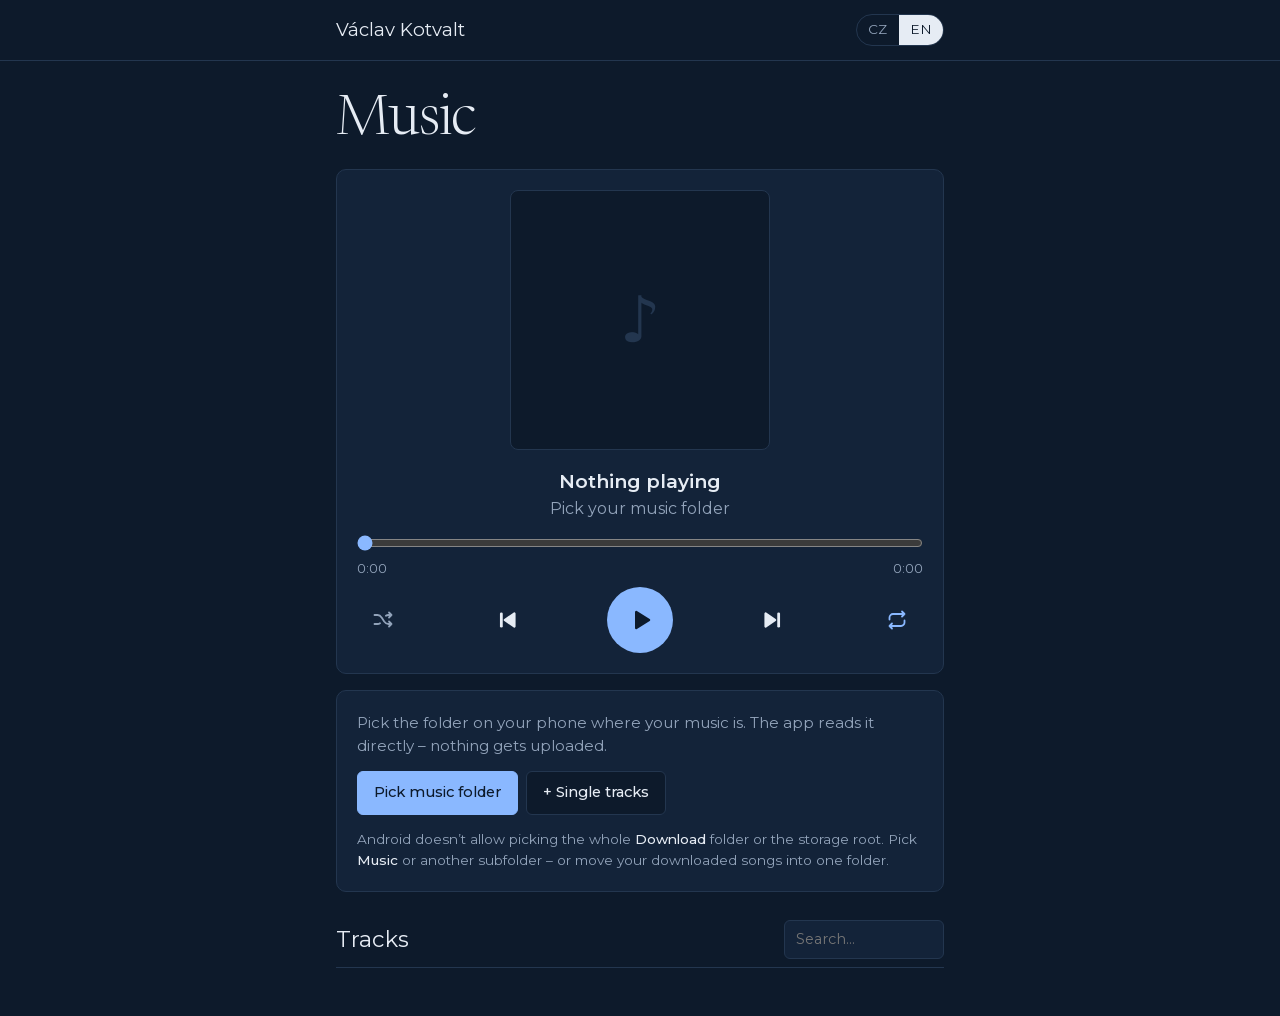
<file: hudba/index.html>
<!DOCTYPE html>
<html lang="cs" data-lang="cs">
<head>
<meta charset="utf-8">
<meta name="viewport" content="width=device-width, initial-scale=1, viewport-fit=cover">
<title>Hudba</title>
<meta name="robots" content="noindex, nofollow">
<meta name="theme-color" content="#0d1a2b">
<link rel="manifest" href="manifest.webmanifest">
<link rel="icon" href="icons/icon-192.png">
<link rel="apple-touch-icon" href="icons/icon-192.png">
<link rel="stylesheet" href="fonts/fonts.css">
<link rel="stylesheet" href="style.css">
<script>
  (function () {
    var l = null;
    try { l = localStorage.getItem('lang'); } catch (e) {}
    l = l || ((navigator.language || 'cs').toLowerCase().indexOf('cs') === 0 ? 'cs' : 'en');
    document.documentElement.setAttribute('data-lang', l);
    document.documentElement.setAttribute('lang', l);
  })();
</script>
</head>
<body>
<header class="bar"><div class="bar-in">
  <a class="name" href="/">Václav Kotvalt</a>
  <div class="lang" role="group" aria-label="Jazyk / Language">
    <button type="button" data-set="cs" aria-pressed="true">CZ</button>
    <button type="button" data-set="en" aria-pressed="false">EN</button>
  </div>
</div></header>

<main>
  <h1><span class="cs">Hudba</span><span class="en">Music</span></h1>

  <section class="panel now">
    <div class="cover" id="cover"><span>♪</span></div>
    <div class="meta">
      <div class="title" id="title"></div>
      <div class="artist" id="artist"></div>
    </div>

    <div class="progress">
      <input id="seek" type="range" min="0" max="0" step="0.1" value="0" data-cs-label="Pozice ve skladbě" data-en-label="Position in track">
      <div class="times"><span id="cur">0:00</span><span id="dur">0:00</span></div>
    </div>

    <div class="controls">
      <button class="icon" id="shuffleBtn" data-cs-label="Náhodně" data-en-label="Shuffle"></button>
      <button class="icon" id="prevBtn" data-cs-label="Předchozí" data-en-label="Previous"></button>
      <button class="icon play" id="playBtn" data-cs-label="Přehrát" data-en-label="Play"></button>
      <button class="icon" id="nextBtn" data-cs-label="Další" data-en-label="Next"></button>
      <button class="icon" id="repeatBtn"></button>
    </div>
  </section>

  <section class="panel source">
    <div id="sourceInfo" class="source-info"></div>
    <div class="source-actions">
      <button class="btn primary" id="folderBtn" hidden></button>
      <button class="btn" id="rescanBtn" hidden><span class="cs">Načíst znovu</span><span class="en">Rescan</span></button>
      <label class="btn">
        <input id="fileInput" type="file" accept="audio/*" multiple hidden>
        <span class="cs">+ Jednotlivé skladby</span><span class="en">+ Single tracks</span>
      </label>
    </div>
    <p class="hint" id="folderHint">
      <span class="cs">Android nedovolí vybrat přímo celou složku <b>Stažené</b> (Download) ani kořen úložiště. Vyberte složku <b>Music</b> nebo jinou podsložku – případně si stažené písničky do jedné složky přesuňte.</span>
      <span class="en">Android doesn’t allow picking the whole <b>Download</b> folder or the storage root. Pick <b>Music</b> or another subfolder – or move your downloaded songs into one folder.</span>
    </p>
    <p class="hint" id="apkHint" hidden>
      <span class="cs">Přehrávač je i jako <a href="https://github.com/vaclavkotvalt/vaclavkotvalt.github.io/releases/download/hudba-apk/hudba.apk">aplikace pro Android</a> – přístup k hudbě se v ní povoluje jen jednou a najde i písničky ve složce Stažené.</span>
      <span class="en">The player is also available as an <a href="https://github.com/vaclavkotvalt/vaclavkotvalt.github.io/releases/download/hudba-apk/hudba.apk">Android app</a> – you allow access to music only once and it finds songs in the Download folder too.</span>
    </p>
  </section>

  <section class="list">
    <div class="list-head">
      <h2><span class="cs">Skladby</span><span class="en">Tracks</span> <span id="count"></span></h2>
      <input id="filter" type="search" data-cs-label="Hledat" data-en-label="Search">
    </div>
    <ol id="tracks"></ol>
  </section>
</main>

<!-- dva přehrávače: při přeskočení začne hrát druhý dřív, než se první zastaví, takže ovládání v liště nezmizí -->
<audio id="audioA" preload="auto"></audio>
<audio id="audioB" preload="auto"></audio>
<script src="icons.js"></script>
<script src="app.js"></script>
</body>
</html>
</file>
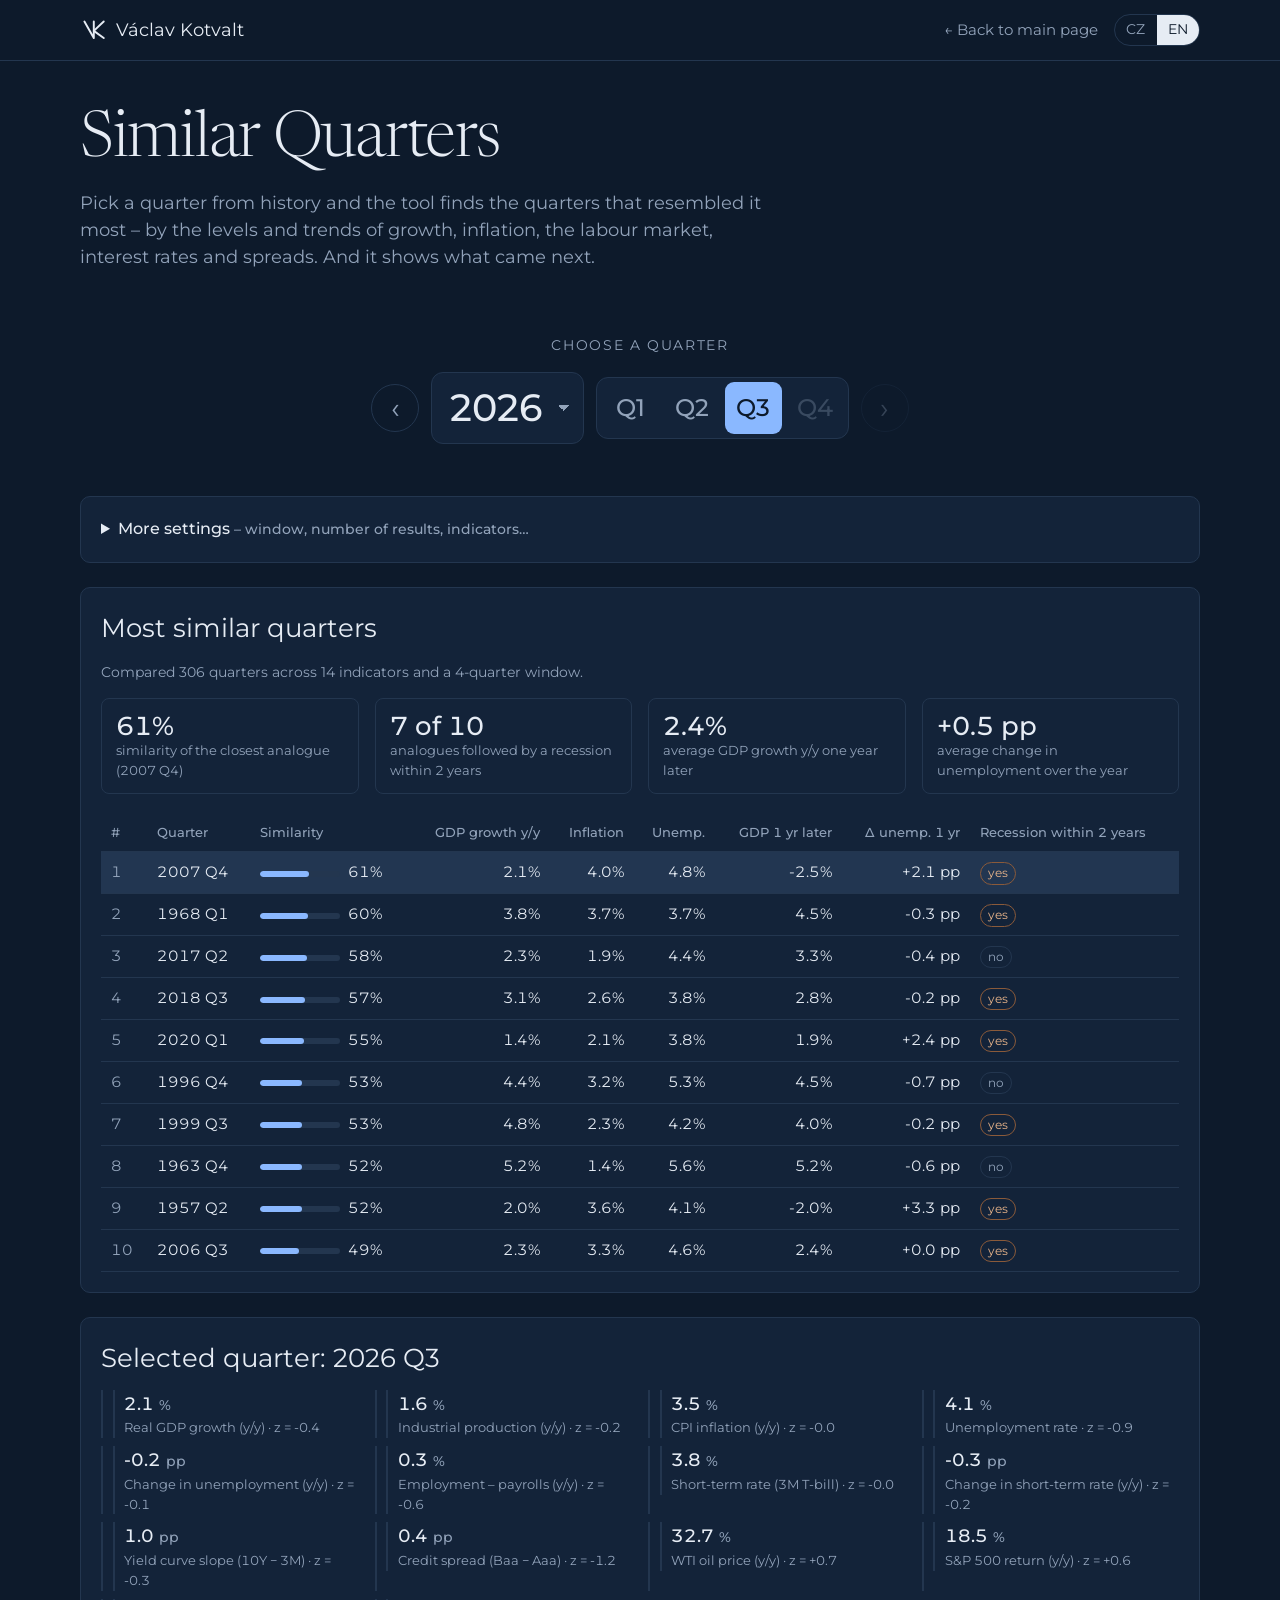
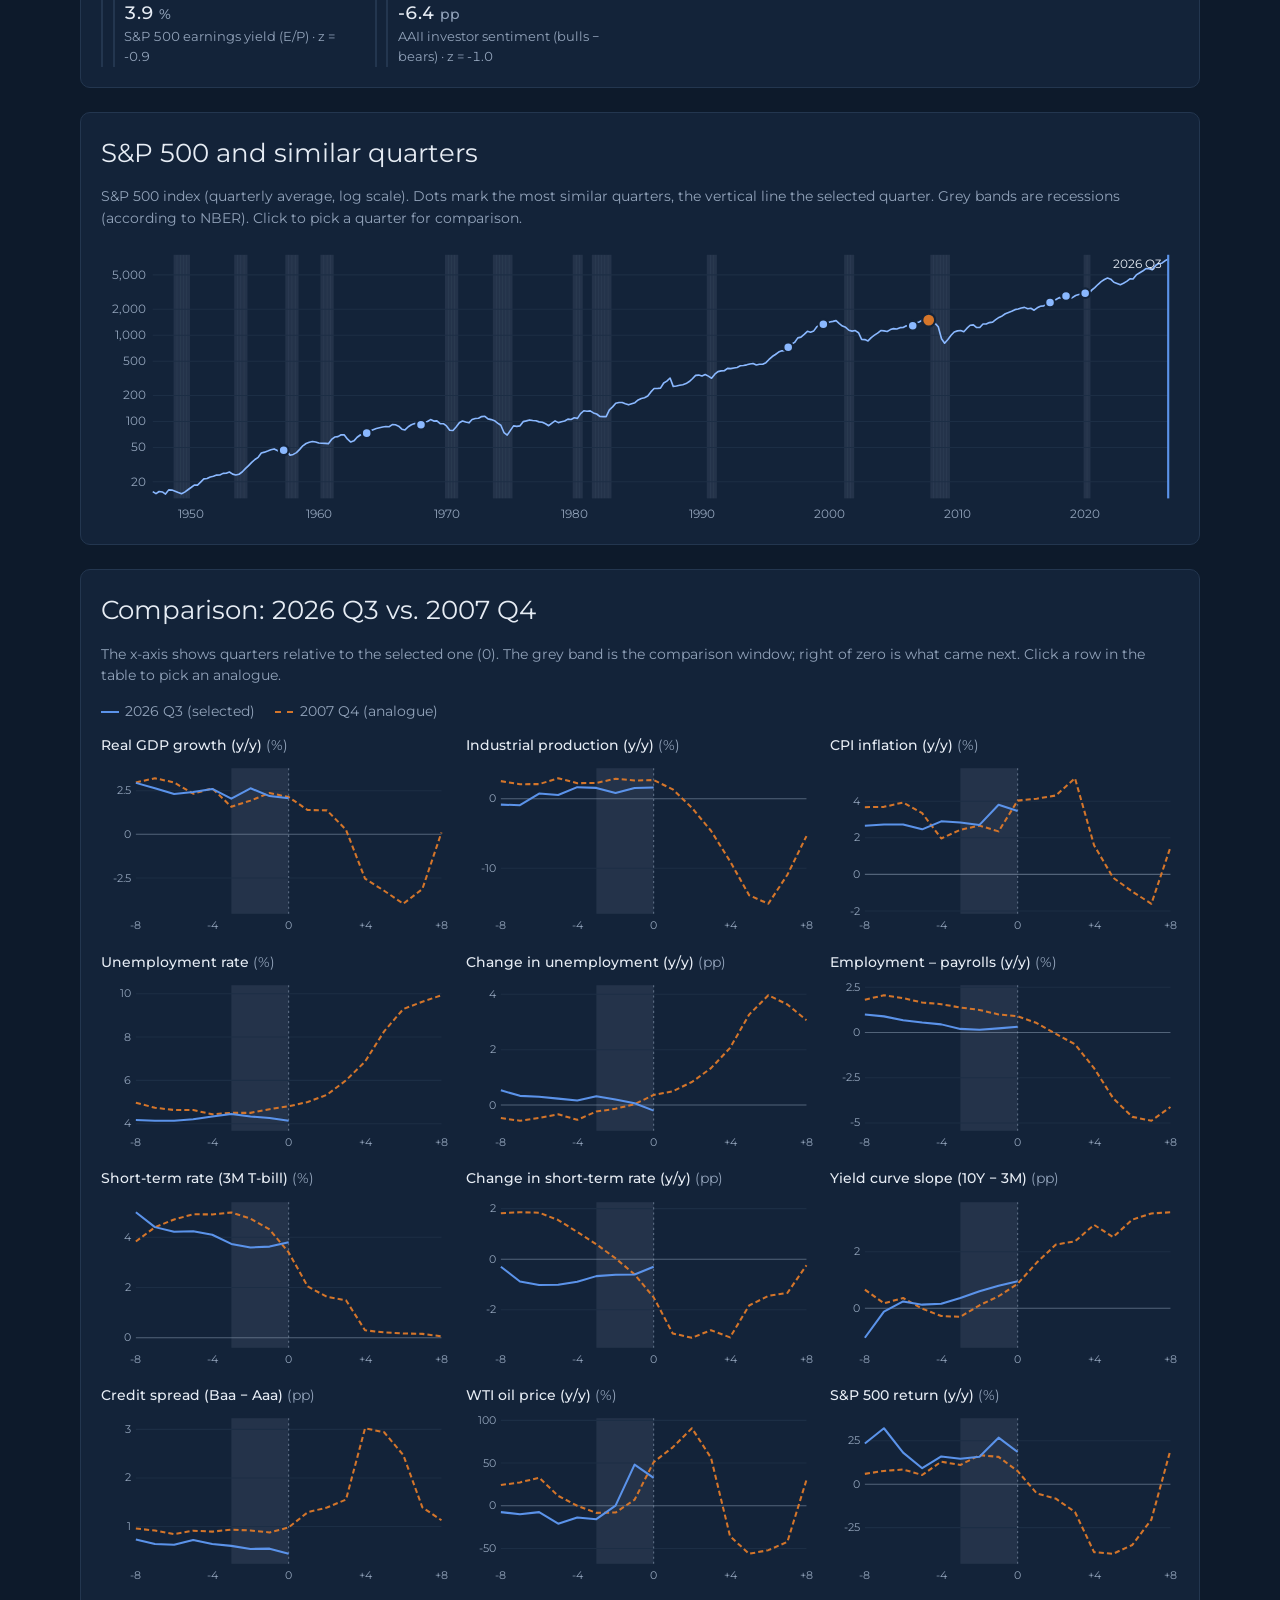
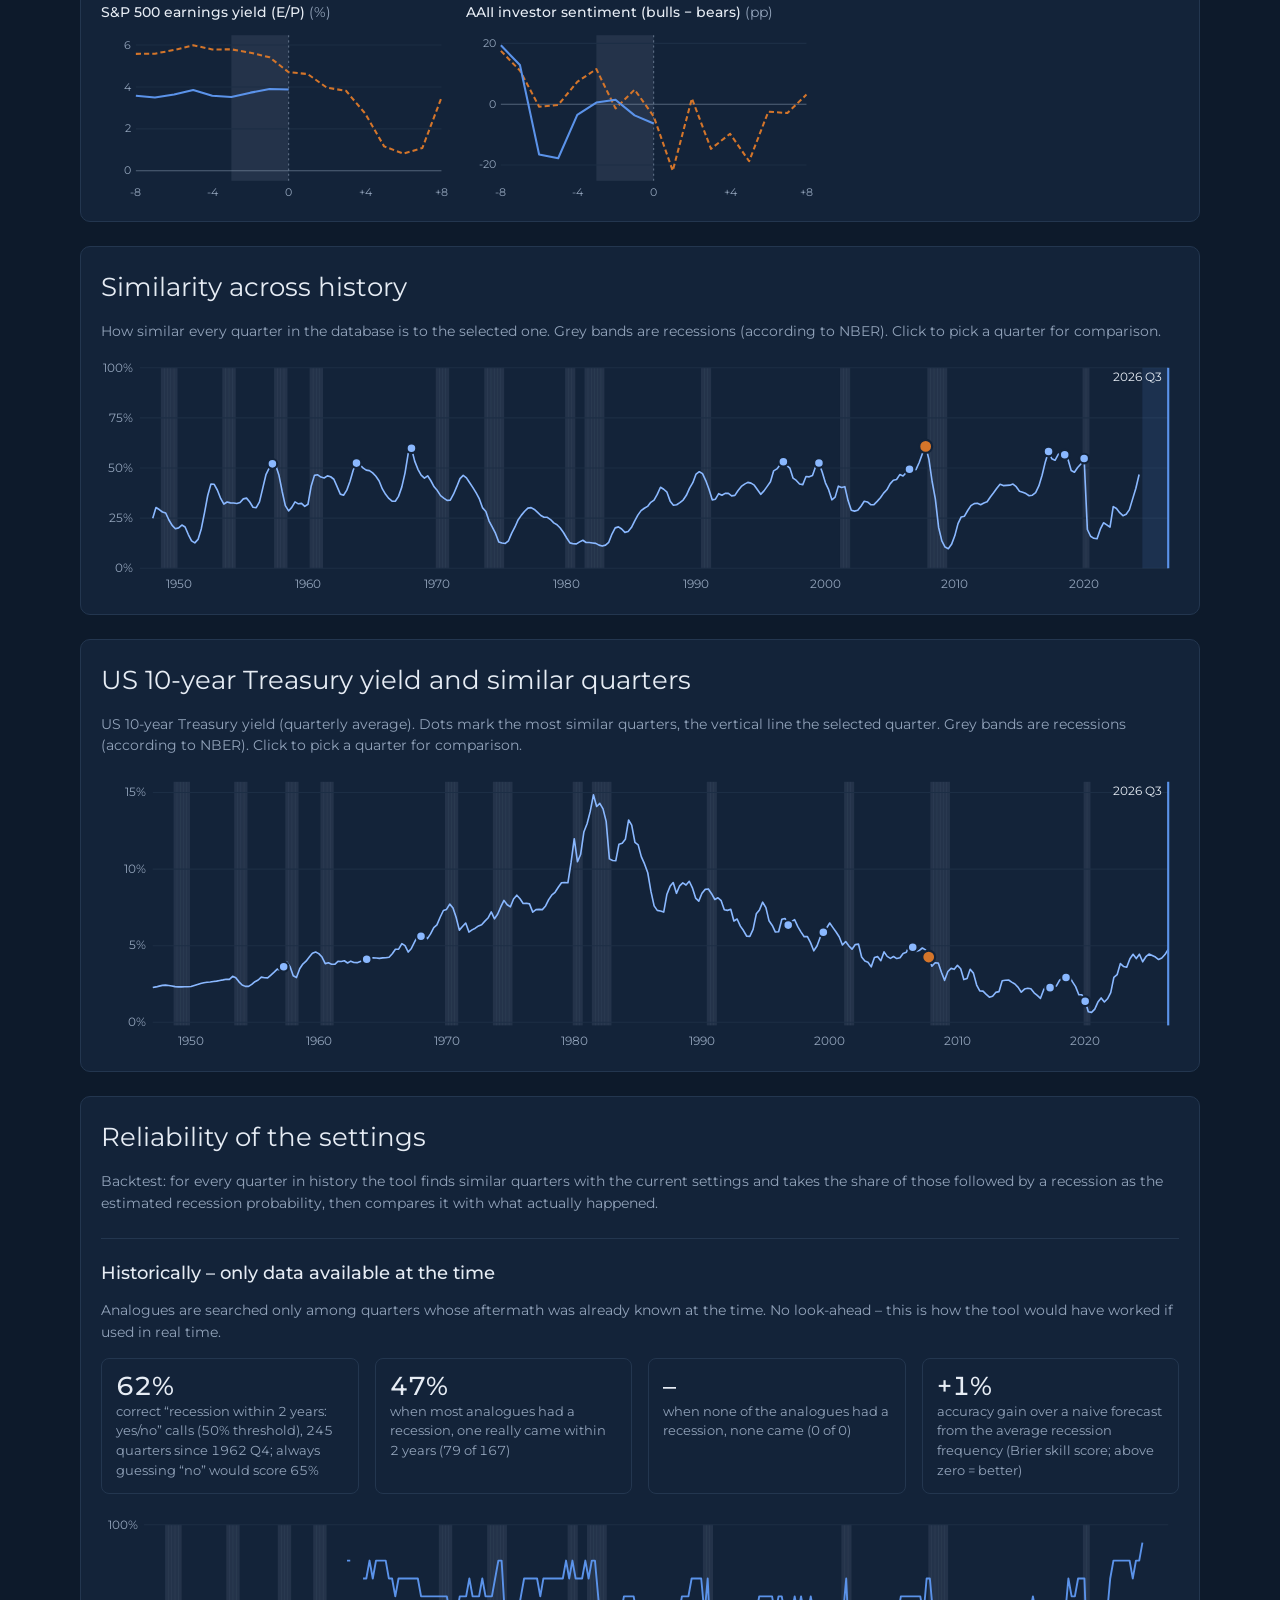
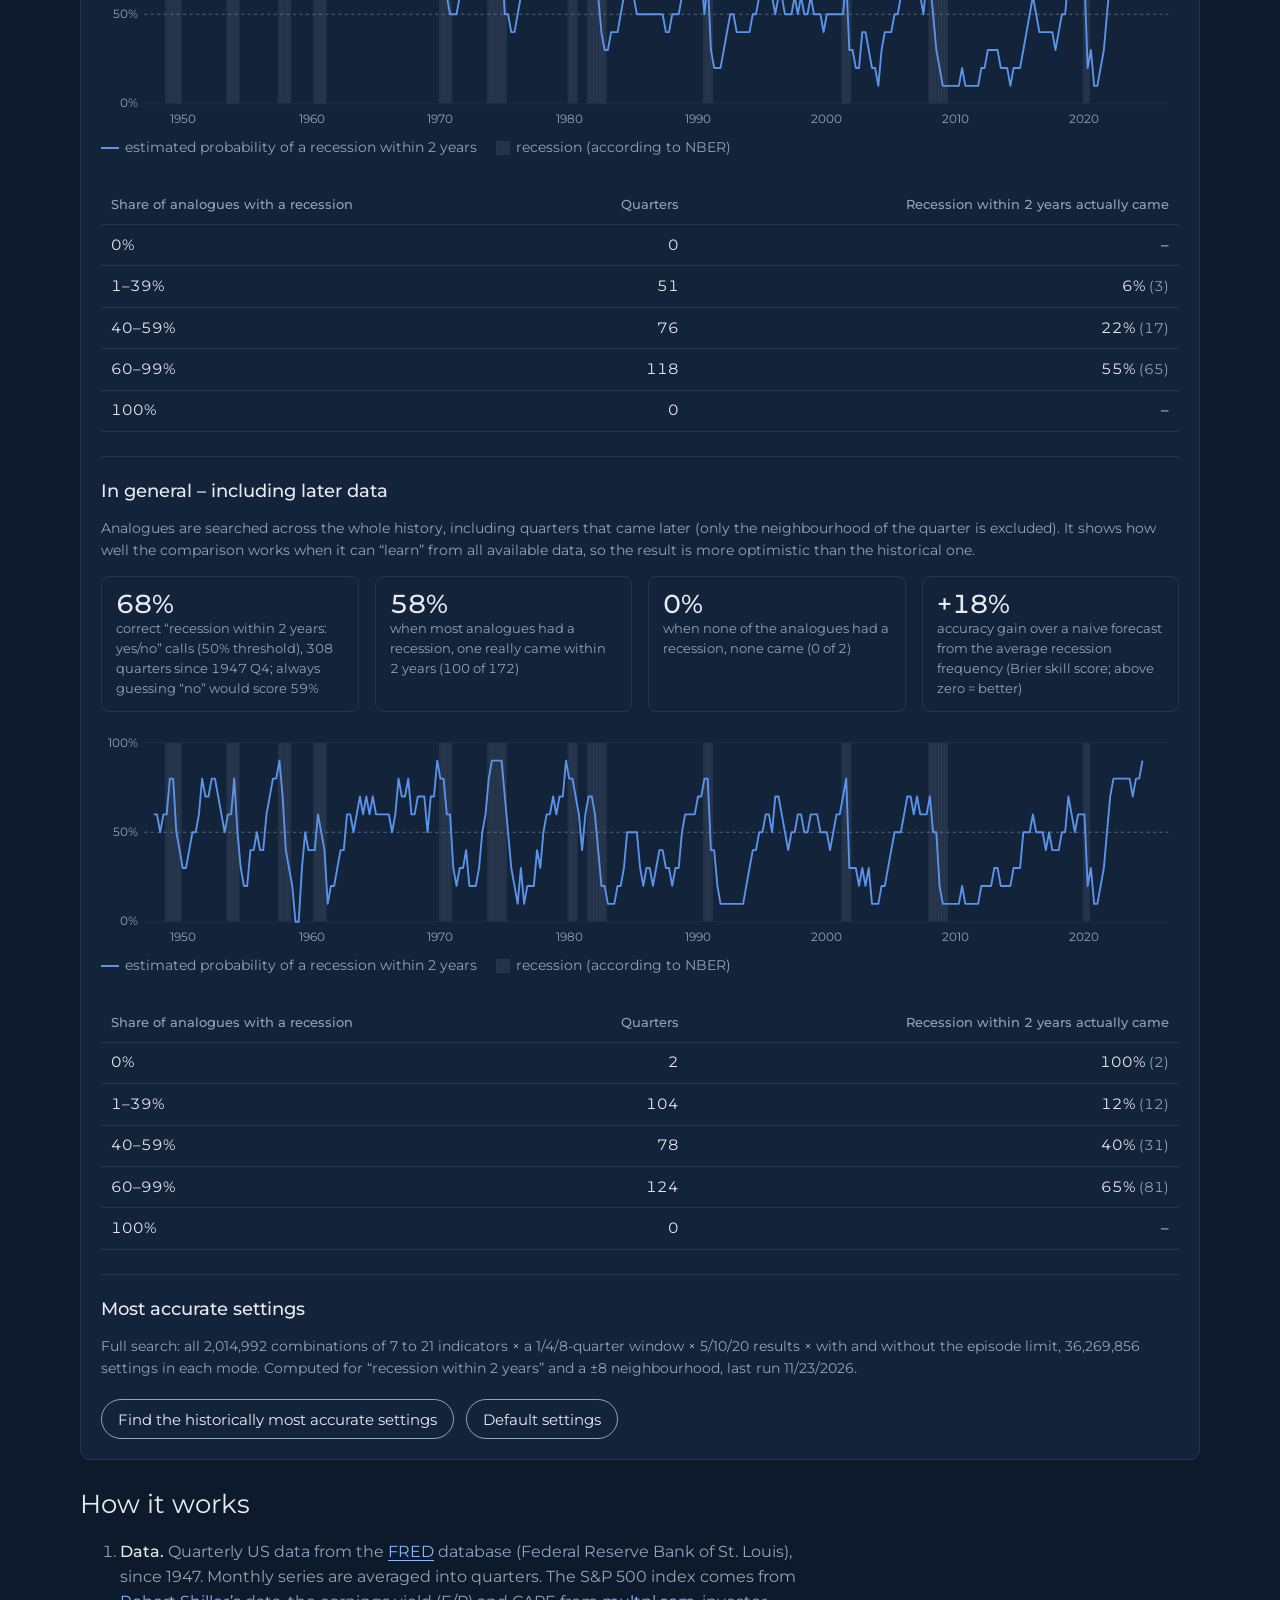
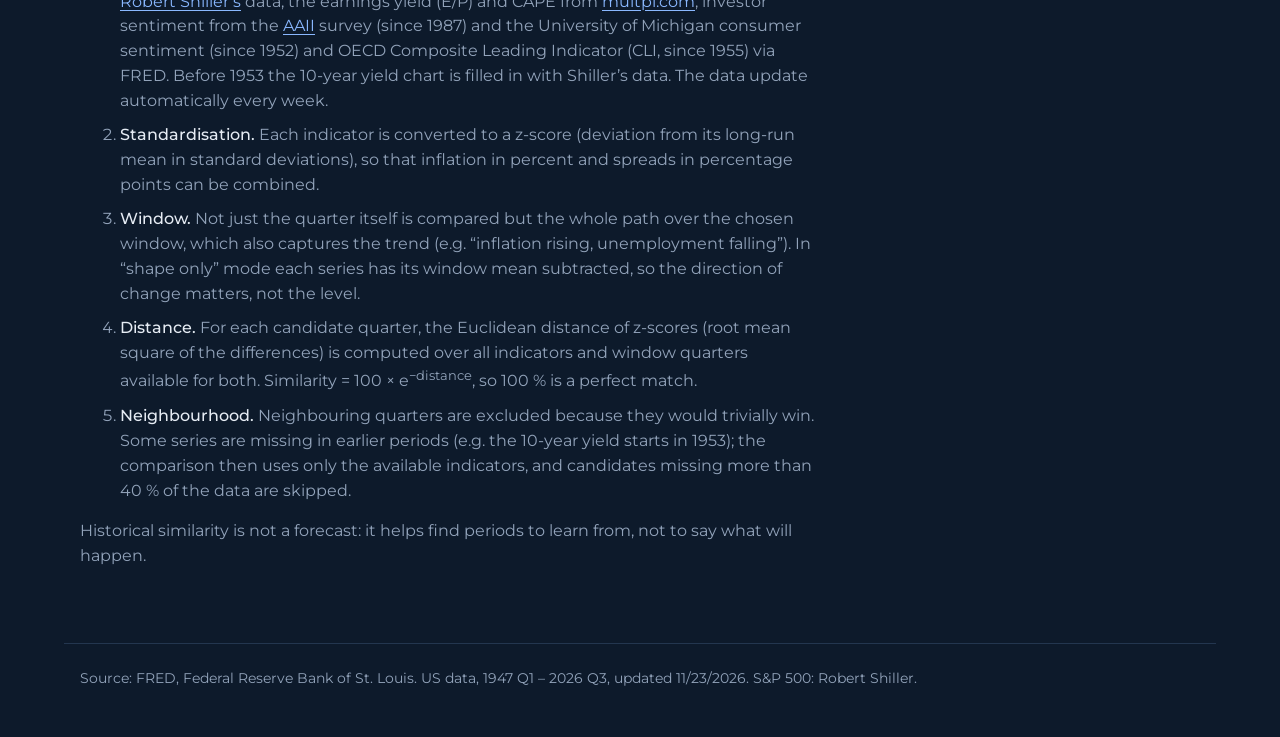
<file: kvartaly/index.html>
<!DOCTYPE html>
<html lang="cs" data-lang="cs">
<head>
<meta charset="utf-8">
<meta name="viewport" content="width=device-width, initial-scale=1, viewport-fit=cover">
<title>Podobné kvartály</title>
<meta name="description" content="Vyberte čtvrtletí z historie a najděte nejpodobnější kvartály podle makroekonomických dat – úrovní i trendů růstu, inflace, nezaměstnanosti, sazeb a spreadů.">
<meta name="author" content="Václav Kotvalt">
<link rel="canonical" href="https://vaclavkotvalt.cz/kvartaly/">
<link rel="icon" href="/favicon.svg" type="image/svg+xml">
<link rel="icon" href="/favicon-32.png" type="image/png" sizes="32x32">
<link rel="icon" href="/favicon-48.png" type="image/png" sizes="48x48">
<link rel="icon" href="/favicon-192.png" type="image/png" sizes="192x192">
<link rel="apple-touch-icon" href="/apple-touch-icon.png">
<meta property="og:title" content="Podobné kvartály – Václav Kotvalt">
<meta property="og:description" content="Který kvartál v historii se nejvíc podobá tomu, který vás zajímá?">
<link rel="preconnect" href="https://fonts.googleapis.com">
<link rel="preconnect" href="https://fonts.gstatic.com" crossorigin>
<link href="https://fonts.googleapis.com/css2?family=Newsreader:opsz,wght@6..72,300;6..72,400&family=Montserrat:wght@300;400;500;600&display=swap" rel="stylesheet">
<style>
  :root {
    /* Písma: velké nadpisy stránek (h1) patkové, veškerý ostatní text Montserrat */
    --font-heading: "Newsreader", Georgia, serif;
    --font-text: "Montserrat", system-ui, -apple-system, "Segoe UI", Roboto, sans-serif;
    --bg: #0d1a2b; --surface: #132339; --line: #23364f; --grid: #1c2e45; --text: #e6ecf4;
    --muted: #92a3ba; --accent: #8ab8ff; --accent-ink: #0d1a2b;
    --s-target: #5b93ea; --s-analog: #d4752a; --rec: rgba(146, 163, 186, 0.13);
    color-scheme: dark;
  }
  @media (prefers-color-scheme: dark) {
    :root:not([data-theme="light"]) { color-scheme: dark; }
  }
  :root[data-theme="dark"] { color-scheme: dark; }
  *, *::before, *::after { box-sizing: border-box; }
  body {
    margin: 0; background: var(--bg); color: var(--text);
    font-family: var(--font-text);
    font-size: 1rem; line-height: 1.55; -webkit-font-smoothing: antialiased;
  }
  a { color: var(--accent); text-underline-offset: 0.2em; }
  a:focus-visible, button:focus-visible, select:focus-visible, input:focus-visible { outline: 2px solid var(--accent); outline-offset: 2px; }
  .bar { position: sticky; top: 0; z-index: 5; background: var(--bg); border-bottom: 1px solid var(--line); }
  .bar-in { max-width: 72rem; margin: 0 auto; padding: 0.85rem 16px; display: flex; justify-content: space-between; align-items: center; gap: 1rem; }
  .bar a { color: var(--muted); text-decoration: none; font-size: 0.95rem; }
  .bar a:hover { color: var(--text); }
  .logo { width: 1.5em; height: 1.5em; flex: none; fill: none; stroke: currentColor; stroke-width: 7; stroke-linecap: round; stroke-linejoin: round; }
  .brand { display: inline-flex; align-items: center; gap: 0.55rem; }
  .bar .name { font-family: var(--font-text); font-size: 1.15rem; color: var(--text); }
  main { max-width: 72rem; margin: 0 auto; padding: 0 16px 4rem; }
  h1 { font-family: var(--font-heading); font-weight: 300; font-size: clamp(2.3rem, 7vw, 4rem); line-height: 1; letter-spacing: -0.02em; margin: 3rem 0 1rem; }
  h2 { font-family: var(--font-text); font-weight: 400; font-size: 1.6rem; margin: 0 0 0.25rem; }
  .lead { color: var(--muted); max-width: 44rem; font-size: 1.1rem; margin: 0 0 2rem; }
  .muted { color: var(--muted); }
  .small { font-size: 0.875rem; }
  .num { font-variant-numeric: tabular-nums; }

  .panel { background: var(--surface); border: 1px solid var(--line); border-radius: 10px; padding: 1.25rem; margin-bottom: 1.5rem; }
  .controls { display: grid; gap: 1rem 1.5rem; grid-template-columns: repeat(auto-fit, minmax(11rem, 1fr)); align-items: end; }
  label.f { display: flex; flex-direction: column; gap: 0.3rem; font-size: 0.85rem; color: var(--muted); }
  select, input[type="number"] {
    font: inherit; font-size: 1rem; color: var(--text); background: var(--bg);
    border: 1px solid var(--line); border-radius: 6px; padding: 0.5rem 0.6rem; width: 100%;
  }
  .check { display: flex; gap: 0.5rem; align-items: flex-start; font-size: 0.9rem; cursor: pointer; }
  .check input { margin-top: 0.25rem; accent-color: var(--accent); }
  .ind { margin-top: 1rem; border-top: 1px solid var(--line); padding-top: 0.75rem; }

  .picker { text-align: center; padding: 2rem 1rem 2.25rem; margin-bottom: 1rem; }
  .picker-label { margin: 0 0 1rem; color: var(--muted); font-size: 0.85rem; letter-spacing: 0.12em; text-transform: uppercase; }
  .picker-row { display: flex; justify-content: center; align-items: center; gap: 0.75rem; flex-wrap: wrap; }
  .ysel { position: relative; }
  #yBtn {
    font: inherit; color: var(--text); border: 1px solid var(--line);
    width: auto; font-size: 2.4rem; font-weight: 500; padding: 0.35rem 2.6rem 0.35rem 1.1rem; border-radius: 12px;
    background: var(--surface); appearance: none; -webkit-appearance: none; cursor: pointer;
    background-image: linear-gradient(45deg, transparent 50%, var(--muted) 50%), linear-gradient(135deg, var(--muted) 50%, transparent 50%);
    background-position: right 1.2rem center, right 0.85rem center; background-size: 0.4rem 0.4rem; background-repeat: no-repeat;
    transition: background-color 0.4s ease, border-color 0.4s ease, color 0.4s ease;
  }
  #yBtn:hover, #yBtn[aria-expanded="true"] { background-color: #1a2d47; border-color: var(--muted); }
  .ypop {
    position: absolute; z-index: 20; top: calc(100% + 8px); left: 50%; width: min(22rem, calc(100vw - 32px));
    max-height: 19rem; overflow-y: auto; padding: 0.5rem; border-radius: 12px;
    background: var(--surface); border: 1px solid var(--line); box-shadow: 0 12px 32px rgba(0, 0, 0, 0.45);
    display: grid; grid-template-columns: repeat(5, 1fr); gap: 4px;
    opacity: 0; visibility: hidden; transform: translate(-50%, -6px) scale(0.98); transform-origin: top center;
    transition: opacity 0.18s ease, transform 0.18s ease, visibility 0s linear 0.18s;
  }
  .ypop.open { opacity: 1; visibility: visible; transform: translate(-50%, 0) scale(1); transition: opacity 0.18s ease, transform 0.18s ease, visibility 0s; }
  .ypop button {
    font: inherit; font-size: 1rem; font-weight: 500; padding: 0.5rem 0; border: 0; border-radius: 8px;
    background: transparent; color: var(--muted); cursor: pointer; transition: background-color 0.3s ease, color 0.3s ease;
  }
  .ypop button:hover, .ypop button:focus-visible { background: rgba(138, 184, 255, 0.1); color: var(--text); outline: none; }
  .ypop button[aria-selected="true"] { background: var(--accent); color: var(--accent-ink); }
  .seg { display: inline-flex; background: var(--surface); border: 1px solid var(--line); border-radius: 12px; padding: 4px; gap: 4px; }
  .seg button {
    font: inherit; font-size: 1.5rem; font-weight: 500; min-width: 3.6rem; padding: 0.45rem 0.6rem; border: 0; border-radius: 9px;
    background: transparent; color: var(--muted); cursor: pointer;
    transition: background-color 0.4s ease, color 0.4s ease, opacity 0.4s ease;
  }
  .seg button:hover:not(:disabled) { color: var(--text); background: rgba(138, 184, 255, 0.08); }
  .seg button[aria-pressed="true"] { background: var(--accent); color: var(--accent-ink); }
  .seg button:disabled { opacity: 0.3; cursor: default; }
  .step {
    font: inherit; font-size: 1.8rem; line-height: 1; width: 3rem; height: 3rem; border-radius: 50%;
    border: 1px solid var(--line); background: transparent; color: var(--muted); cursor: pointer;
    transition: color 0.4s ease, border-color 0.4s ease, background-color 0.4s ease, opacity 0.4s ease;
  }
  .step:hover:not(:disabled) { color: var(--text); border-color: var(--muted); }
  .step:disabled { opacity: 0.3; cursor: default; }
  .picker-row .br { display: none; }
  #qLatest { margin-top: 1rem; }
  details.more > summary { cursor: pointer; font-weight: 500; list-style-position: inside; }
  details.more[open] > summary { margin-bottom: 1rem; }
  .ind-grid { display: grid; gap: 0.4rem 1.25rem; grid-template-columns: repeat(auto-fill, minmax(17rem, 1fr)); margin-top: 0.75rem; }
  .ind-tools { margin-top: 0.75rem; display: flex; gap: 0.5rem; flex-wrap: wrap; }
  button.lnk { font: inherit; font-size: 0.85rem; background: transparent; border: 1px solid var(--line); color: var(--muted); border-radius: 999px; padding: 0.2rem 0.75rem; cursor: pointer; }
  button.lnk:hover { color: var(--text); }
  button.lnk { transition: color 0.4s ease, border-color 0.4s ease; }
  @media (prefers-reduced-motion: reduce) {
    #yBtn, .seg button, .step, button.lnk, .ypop, .ypop.open, .ypop button { transition: none; }
  }

  .snap { display: grid; gap: 0.5rem 1rem; grid-template-columns: repeat(auto-fill, minmax(13rem, 1fr)); margin-top: 0.75rem; }
  .snap div { border-left: 2px solid var(--line); padding-left: 0.6rem; }
  .snap .v { font-size: 1.15rem; font-weight: 500; }
  .snap .k { font-size: 0.8rem; color: var(--muted); }

  .bt-table { margin-top: 1rem; }
  .bt-part { border-top: 1px solid var(--line); margin-top: 1.5rem; padding-top: 1.25rem; }
  .bt-part h3 { font-size: 1.1rem; font-weight: 500; margin: 0 0 0.25rem; }
  .bt-best h4 { font-size: 0.95rem; font-weight: 500; margin: 1.25rem 0 0; }
  .bt-ids { display: block; color: var(--muted); font-size: 0.8rem; margin-top: 0.15rem; }
  .bt-table td { white-space: normal; }
  .bt-opt { display: flex; flex-wrap: wrap; align-items: center; gap: 0.75rem; margin-top: 1.25rem; }
  button.bt-run { font-size: 0.95rem; padding: 0.45rem 1rem; color: var(--text); border-color: var(--muted); }
  button.bt-run:disabled { opacity: 0.5; cursor: default; }
  .summary { display: grid; gap: 1rem; grid-template-columns: repeat(auto-fit, minmax(12rem, 1fr)); margin: 0.75rem 0 1.25rem; }
  .tile { border: 1px solid var(--line); border-radius: 8px; padding: 0.75rem 0.9rem; }
  .tile .v { font-size: 1.6rem; font-weight: 500; line-height: 1.2; }
  .tile .k { font-size: 0.8rem; color: var(--muted); }

  .tbl-wrap { overflow-x: auto; }
  table { width: 100%; border-collapse: collapse; font-size: 0.92rem; }
  th, td { text-align: left; padding: 0.55rem 0.6rem; border-bottom: 1px solid var(--line); white-space: nowrap; }
  th { color: var(--muted); font-weight: 500; font-size: 0.8rem; }
  td.r, th.r { text-align: right; }
  tbody tr { cursor: pointer; }
  tbody tr:hover { background: rgba(138, 184, 255, 0.06); }
  tbody tr.sel { background: rgba(138, 184, 255, 0.12); }
  .simbar { display: inline-block; width: 5rem; height: 6px; background: var(--line); border-radius: 3px; vertical-align: middle; margin-right: 0.5rem; overflow: hidden; }
  .simbar i { display: block; height: 100%; background: var(--accent); border-radius: 3px; }
  .tag { display: inline-block; font-size: 0.75rem; padding: 0.05rem 0.45rem; border-radius: 999px; border: 1px solid var(--line); color: var(--muted); }
  .tag.rec { border-color: #8a5a3a; color: #e8b48a; }

  .legend { display: flex; gap: 1.25rem; flex-wrap: wrap; font-size: 0.85rem; color: var(--muted); margin: 0.5rem 0 0.75rem; }
  .legend span { display: inline-flex; align-items: center; gap: 0.4rem; }
  .sw { width: 18px; height: 0; border-top: 2px solid; display: inline-block; }
  .sw.t { border-color: var(--s-target); }
  .sw.a { border-color: var(--s-analog); border-top-style: dashed; }
  .sw.r { width: 12px; height: 12px; border: 0; background: var(--rec); outline: 1px solid var(--line); }
  .multiples { display: grid; gap: 1rem; grid-template-columns: repeat(auto-fill, minmax(min(100%, 20rem), 1fr)); }
  .chart { position: relative; }
  .chart h3 { font-size: 0.9rem; font-weight: 500; margin: 0 0 0.25rem; }
  .chart h3 .u { color: var(--muted); font-weight: 400; }
  .chart svg { display: block; width: 100%; height: auto; overflow: visible; }
  svg text { fill: var(--muted); font-size: 11px; font-family: inherit; }
  .tip {
    position: absolute; pointer-events: none; z-index: 3; background: var(--bg); border: 1px solid var(--line);
    border-radius: 6px; padding: 0.4rem 0.55rem; font-size: 0.8rem; line-height: 1.4; white-space: nowrap; display: none;
    box-shadow: 0 4px 14px rgba(0,0,0,0.35);
  }
  .tip b { font-weight: 500; }
  .tip .dot { display: inline-block; width: 8px; height: 8px; border-radius: 50%; margin-right: 0.35rem; }

  .method { max-width: 46rem; color: var(--muted); }
  .method p, .method li { margin: 0 0 0.6rem; }
  .method strong { color: var(--text); font-weight: 500; }
  @media (max-width: 560px) {
    .panel { padding: 1rem 0.85rem; }
    .snap { grid-template-columns: 1fr 1fr; }
    .summary { grid-template-columns: 1fr 1fr; gap: 0.6rem; }
    .tile .v { font-size: 1.3rem; }
    .bar .back-long { display: none; }
    #yBtn { font-size: 1.9rem; }
    .seg button { font-size: 1.2rem; min-width: 3.2rem; }
    /* na mobilu: ‹ rok › nahoře, Q1–Q4 pod tím */
    #qPrev { order: 1; } .ysel { order: 2; } #qNext { order: 3; }
    .picker-row .br { display: block; order: 4; flex-basis: 100%; height: 0; }
    .seg { order: 5; }
  }
  #status { color: var(--muted); }
  /* Jazyk */
  html[data-lang="cs"] .en, html[data-lang="en"] .cs { display: none !important; }
  .bar-right { display: flex; align-items: center; gap: 1rem; }
  .lang { display: inline-flex; border: 1px solid var(--line); border-radius: 999px; overflow: hidden; }
  .lang button {
    font: inherit; font-size: 0.85rem; padding: 0.3rem 0.7rem; border: 0; cursor: pointer;
    background: transparent; color: var(--muted);
  }
  .lang button[aria-pressed="true"] { background: var(--text); color: var(--bg); }
  footer { max-width: 72rem; margin: 0 auto; padding: 1.5rem 16px 3rem; border-top: 1px solid var(--line); color: var(--muted); font-size: 0.85rem; }
</style>
<script>
  (function () {
    var l = null;
    try { l = localStorage.getItem('lang'); } catch (e) {}
    l = l || ((navigator.language || 'cs').toLowerCase().indexOf('cs') === 0 ? 'cs' : 'en');
    document.documentElement.setAttribute('data-lang', l);
    document.documentElement.setAttribute('lang', l);
  })();
</script>
</head>
<body>
<header class="bar"><div class="bar-in">
  <a class="name brand" href="/"><svg class="logo" viewBox="0 0 100 100" aria-hidden="true"><path d="M16 20 L50 80 L50 20"/><path d="M86 20 L50 54 L86 80"/></svg><span>Václav Kotvalt</span></a>
  <div class="bar-right">
    <a href="/"><span class="cs">← Zpět<span class="back-long"> na hlavní stránku</span></span><span class="en">← Back<span class="back-long"> to main page</span></span></a>
    <div class="lang" role="group" aria-label="Jazyk / Language">
      <button type="button" data-set="cs" aria-pressed="true">CZ</button>
      <button type="button" data-set="en" aria-pressed="false">EN</button>
    </div>
  </div>
</div></header>

<main>
  <h1><span class="cs">Podobné kvartály</span><span class="en">Similar Quarters</span></h1>
  <p class="lead"><span class="cs">Vyberte čtvrtletí z historie a nástroj najde kvartály, které se mu nejvíc podobaly – podle úrovní i trendů růstu, inflace, trhu práce, úrokových sazeb a spreadů. A ukáže, co po nich následovalo.</span><span class="en">Pick a quarter from history and the tool finds the quarters that resembled it most – by the levels and trends of growth, inflation, the labour market, interest rates and spreads. And it shows what came next.</span></p>

  <p id="status"><span class="cs">Načítám data…</span><span class="en">Loading data…</span></p>

  <div id="app" hidden>
    <section class="picker" data-cs-label="Výběr kvartálu" data-en-label="Quarter picker">
      <select id="q" hidden></select>
      <p class="picker-label" id="pickLabel"><span class="cs">Vyberte kvartál</span><span class="en">Choose a quarter</span></p>
      <div class="picker-row">
        <button type="button" class="step" id="qPrev" data-cs-label="Předchozí kvartál" data-en-label="Previous quarter">‹</button>
        <select id="qy" hidden></select>
        <div class="ysel">
          <button type="button" id="yBtn" aria-haspopup="listbox" aria-expanded="false" aria-controls="yPop" data-cs-label="Rok" data-en-label="Year"></button>
          <div class="ypop" id="yPop" role="listbox" tabindex="-1" data-cs-label="Rok" data-en-label="Year"></div>
        </div>
        <span class="br" aria-hidden="true"></span>
        <div class="seg" id="qq" role="group" data-cs-label="Čtvrtletí" data-en-label="Quarter">
          <button type="button" data-q="1">Q1</button><button type="button" data-q="2">Q2</button><button type="button" data-q="3">Q3</button><button type="button" data-q="4">Q4</button>
        </div>
        <button type="button" class="step" id="qNext" data-cs-label="Další kvartál" data-en-label="Next quarter">›</button>
      </div>
      <button type="button" class="lnk" id="qLatest"><span class="cs">Nejnovější kvartál</span><span class="en">Latest quarter</span></button>
    </section>

    <details class="panel more">
      <summary><span class="cs">Další nastavení <span class="muted small">– okno, počet výsledků, ukazatele…</span></span><span class="en">More settings <span class="muted small">– window, number of results, indicators…</span></span></summary>
      <div class="controls">
        <label class="f"><span><span class="cs">Porovnávané okno</span><span class="en">Comparison window</span></span>
          <select id="w">
            <option value="1" data-cs="jen samotný kvartál" data-en="the quarter only">jen samotný kvartál</option>
            <option value="4" selected data-cs="poslední 4 kvartály (rok)" data-en="last 4 quarters (1 year)">poslední 4 kvartály (rok)</option>
            <option value="8" data-cs="posledních 8 kvartálů (2 roky)" data-en="last 8 quarters (2 years)">posledních 8 kvartálů (2 roky)</option>
            <option value="12" data-cs="posledních 12 kvartálů (3 roky)" data-en="last 12 quarters (3 years)">posledních 12 kvartálů (3 roky)</option>
          </select>
        </label>
        <label class="f"><span><span class="cs">Vyloučit okolí (± kvartálů)</span><span class="en">Exclude neighbourhood (± quarters)</span></span>
          <input id="ex" type="number" min="0" max="40" value="8">
        </label>
        <label class="f"><span><span class="cs">Počet výsledků</span><span class="en">Number of results</span></span>
          <select id="n">
            <option>5</option><option selected>10</option><option>20</option>
          </select>
        </label>
        <label class="f"><span><span class="cs">Recese do (sloupec v tabulce)</span><span class="en">Recession within (table column)</span></span>
          <select id="rh">
            <option value="1" data-cs="1 roku" data-en="1 year">1 roku</option><option value="2" selected data-cs="2 let" data-en="2 years">2 let</option>
            <option value="3" data-cs="3 let" data-en="3 years">3 let</option><option value="4" data-cs="4 let" data-en="4 years">4 let</option><option value="5" data-cs="5 let" data-en="5 years">5 let</option>
          </select>
        </label>
      </div>
      <div class="controls" style="margin-top:1rem">
        <label class="check"><input type="checkbox" id="ep" checked><span><span class="cs">Z každé epizody jen nejlepší kvartál <span class="muted small">(sousední kvartály se nezahltí výsledky)</span></span><span class="en">Only the best quarter from each episode <span class="muted small">(neighbouring quarters won’t flood the results)</span></span></span></label>
        <label class="check"><input type="checkbox" id="shape"><span><span class="cs">Porovnávat jen tvar vývoje <span class="muted small">(bez úrovní, jen změny uvnitř okna)</span></span><span class="en">Compare the shape only <span class="muted small">(no levels, only changes within the window)</span></span></span></label>
      </div>
      <div class="ind">
        <p class="muted small" style="margin:0"><span class="cs">Ukazatele</span><span class="en">Indicators</span> (<span id="indCount"></span>)</p>
        <div class="ind-grid" id="inds"></div>
        <div class="ind-tools">
          <button class="lnk" type="button" data-preset="default"><span class="cs">Výchozí výběr</span><span class="en">Default selection</span></button>
          <button class="lnk" type="button" data-preset="all"><span class="cs">Vše</span><span class="en">All</span></button>
          <button class="lnk" type="button" data-preset="real"><span class="cs">Jen reálná ekonomika</span><span class="en">Real economy only</span></button>
          <button class="lnk" type="button" data-preset="fin"><span class="cs">Jen sazby a trhy</span><span class="en">Rates and markets only</span></button>
        </div>
      </div>
    </details>

    <section class="panel" aria-labelledby="resH">
      <h2 id="resH"><span class="cs">Nejpodobnější kvartály</span><span class="en">Most similar quarters</span></h2>
      <p class="muted small" id="resNote"></p>
      <div class="summary num" id="summary"></div>
      <div class="tbl-wrap">
        <table class="num">
          <thead><tr>
            <th>#</th><th><span class="cs">Kvartál</span><span class="en">Quarter</span></th><th><span class="cs">Podobnost</span><span class="en">Similarity</span></th>
            <th class="r"><span class="cs">Růst HDP r/r</span><span class="en">GDP growth y/y</span></th><th class="r"><span class="cs">Inflace</span><span class="en">Inflation</span></th><th class="r"><span class="cs">Nezaměst.</span><span class="en">Unemp.</span></th>
            <th class="r" data-cs-title="Růst reálného HDP r/r o 4 kvartály později" data-en-title="Real GDP growth y/y 4 quarters later"><span class="cs">HDP za rok</span><span class="en">GDP 1 yr later</span></th>
            <th class="r" data-cs-title="Změna nezaměstnanosti během následujících 4 kvartálů" data-en-title="Change in unemployment over the next 4 quarters"><span class="cs">Δ nezam. za rok</span><span class="en">Δ unemp. 1 yr</span></th>
            <th id="recTh"></th>
          </tr></thead>
          <tbody id="rows"></tbody>
        </table>
      </div>
    </section>

    <section class="panel" aria-labelledby="snapH">
      <h2 id="snapH"><span class="cs">Vybraný kvartál:</span><span class="en">Selected quarter:</span> <span id="qLabel"></span></h2>
      <div class="snap num" id="snap"></div>
    </section>

    <section class="panel" id="spSec" aria-labelledby="spH" hidden>
      <h2 id="spH"><span class="cs">S&amp;P 500 a podobné kvartály</span><span class="en">S&amp;P 500 and similar quarters</span></h2>
      <p class="muted small"><span class="cs">Index S&amp;P 500 (čtvrtletní průměr, logaritmická osa). Tečky jsou nejpodobnější kvartály, svislá čára vybraný kvartál. Šedé pásy jsou recese (podle NBER). Kliknutím zvolíte kvartál ke srovnání.</span><span class="en">S&amp;P 500 index (quarterly average, log scale). Dots mark the most similar quarters, the vertical line the selected quarter. Grey bands are recessions (according to NBER). Click to pick a quarter for comparison.</span></p>
      <div class="chart" id="spChart"></div>
    </section>

    <section class="panel" aria-labelledby="cmpH">
      <h2 id="cmpH"><span class="cs">Srovnání:</span><span class="en">Comparison:</span> <span id="cmpLabel"></span></h2>
      <p class="muted small"><span class="cs">Osa x ukazuje kvartály relativně k vybranému (0). Šedý pás je porovnávané okno, vpravo od nuly je to, co následovalo. Analog vyberete kliknutím do tabulky.</span><span class="en">The x-axis shows quarters relative to the selected one (0). The grey band is the comparison window; right of zero is what came next. Click a row in the table to pick an analogue.</span></p>
      <div class="legend" id="cmpLegend"></div>
      <div class="multiples" id="multiples"></div>
    </section>

    <section class="panel" aria-labelledby="tlH">
      <h2 id="tlH"><span class="cs">Podobnost napříč historií</span><span class="en">Similarity across history</span></h2>
      <p class="muted small"><span class="cs">Jak moc se vybranému kvartálu podobá každý kvartál v databázi. Šedé pásy jsou recese (podle NBER). Kliknutím zvolíte kvartál ke srovnání.</span><span class="en">How similar every quarter in the database is to the selected one. Grey bands are recessions (according to NBER). Click to pick a quarter for comparison.</span></p>
      <div class="chart" id="timeline"></div>
    </section>

    <section class="panel" id="ustSec" aria-labelledby="ustH" hidden>
      <h2 id="ustH"><span class="cs">Výnos 10letého dluhopisu USA a podobné kvartály</span><span class="en">US 10-year Treasury yield and similar quarters</span></h2>
      <p class="muted small"><span class="cs">Výnos 10letého amerického státního dluhopisu (čtvrtletní průměr). Tečky jsou nejpodobnější kvartály, svislá čára vybraný kvartál. Šedé pásy jsou recese (podle NBER). Kliknutím zvolíte kvartál ke srovnání.</span><span class="en">US 10-year Treasury yield (quarterly average). Dots mark the most similar quarters, the vertical line the selected quarter. Grey bands are recessions (according to NBER). Click to pick a quarter for comparison.</span></p>
      <div class="chart" id="ustChart"></div>
    </section>

    <section class="panel" id="btSec" aria-labelledby="btH">
      <h2 id="btH"><span class="cs">Spolehlivost nastavení</span><span class="en">Reliability of the settings</span></h2>
      <p class="muted small"><span class="cs">Zpětný test: pro každý kvartál v historii nástroj s aktuálním nastavením najde podobné kvartály a podíl těch, po kterých přišla recese, bere jako odhad pravděpodobnosti recese. Ten pak porovná s tím, co se opravdu stalo.</span><span class="en">Backtest: for every quarter in history the tool finds similar quarters with the current settings and takes the share of those followed by a recession as the estimated recession probability, then compares it with what actually happened.</span></p>

      <div class="bt-part" data-mode="hist">
        <h3><span class="cs">Historicky – jen data dostupná v daném okamžiku</span><span class="en">Historically – only data available at the time</span></h3>
        <p class="muted small"><span class="cs">Analogy se hledají jen mezi kvartály, u kterých už tehdy bylo známo, co po nich následovalo. Žádný pohled do budoucnosti – takhle by nástroj fungoval, kdyby ho někdo používal v reálném čase.</span><span class="en">Analogues are searched only among quarters whose aftermath was already known at the time. No look-ahead – this is how the tool would have worked if used in real time.</span></p>
        <div class="summary num bt-tiles"></div>
        <div class="chart bt-chart"></div>
        <div class="legend bt-legend"></div>
        <div class="tbl-wrap"><table class="num bt-table bt-cal"></table></div>
      </div>

      <div class="bt-part" data-mode="gen">
        <h3><span class="cs">Obecně – včetně pozdějších dat</span><span class="en">In general – including later data</span></h3>
        <p class="muted small"><span class="cs">Analogy se hledají v celé historii, tedy i mezi kvartály, které přišly až později (vyloučené je jen okolí vybraného kvartálu). Ukazuje, jak dobře srovnání funguje, když se může „naučit“ ze všech dostupných dat – výsledek je proto optimističtější než historický.</span><span class="en">Analogues are searched across the whole history, including quarters that came later (only the neighbourhood of the quarter is excluded). It shows how well the comparison works when it can “learn” from all available data, so the result is more optimistic than the historical one.</span></p>
        <div class="summary num bt-tiles"></div>
        <div class="chart bt-chart"></div>
        <div class="legend bt-legend"></div>
        <div class="tbl-wrap"><table class="num bt-table bt-cal"></table></div>
      </div>

      <div class="bt-part">
        <h3><span class="cs">Nejpřesnější nastavení</span><span class="en">Most accurate settings</span></h3>
        <p class="muted small" id="btSearchInfo"></p>
        <div class="bt-opt">
          <button type="button" class="lnk bt-run" id="btRun"><span class="cs">Najít historicky nejpřesnější nastavení</span><span class="en">Find the historically most accurate settings</span></button>
          <button type="button" class="lnk bt-run" id="btReset"><span class="cs">Výchozí nastavení</span><span class="en">Default settings</span></button>
          <span class="muted small" id="btStatus"></span>
        </div>
        <div id="btBest" hidden></div>
        <p class="muted small" id="btNote" hidden><span class="cs">Pozor: z tolika nastavení vždy některé vyjde dobře i náhodou a nejlepší je vybrané na stejných datech, na kterých se hodnotí. Do budoucna bude jeho spolehlivost téměř jistě nižší. Recesí bylo od roku 1947 jen <span class="recN"></span>, výsledky proto berte jako orientační.</span><span class="en">Note: out of so many settings some will always score well by chance, and the best ones are chosen on the same data they are scored on. Their future reliability will almost certainly be lower. There have been only <span class="recN"></span> recessions since 1947, so treat the results as indicative.</span></p>
      </div>
    </section>

    <section class="method cs" aria-labelledby="mH">
      <h2 id="mH" style="color:var(--text)">Jak to funguje</h2>
      <ol>
        <li><strong>Data.</strong> Čtvrtletní data za USA z databáze <a href="https://fred.stlouisfed.org/" target="_blank" rel="noopener">FRED</a> (Federal Reserve Bank of St. Louis), od roku 1947. Měsíční řady jsou zprůměrované do čtvrtletí. Index S&amp;P 500 pochází z dat <a href="https://shillerdata.com/" target="_blank" rel="noopener">Roberta Shillera</a>, výnos ze zisků (E/P) a CAPE z <a href="https://www.multpl.com/" target="_blank" rel="noopener">multpl.com</a>, sentiment investorů z průzkumu <a href="https://www.aaii.com/sentimentsurvey" target="_blank" rel="noopener">AAII</a> (od roku 1987) a spotřebitelský sentiment Michiganské univerzity (od roku 1952) i předstihový ukazatel OECD (CLI, od roku 1955) z FREDu. Graf výnosu 10letého dluhopisu před rokem 1953 doplňují Shillerova data. Data se automaticky aktualizují každý týden.</li>
        <li><strong>Standardizace.</strong> Každý ukazatel se převede na z-skóre (odchylka od dlouhodobého průměru v násobcích směrodatné odchylky), aby se daly sčítat inflace v procentech i spready v procentních bodech.</li>
        <li><strong>Okno.</strong> Porovnává se nejen samotný kvartál, ale celá trajektorie za zvolené okno – tím se zachytí i trend (např. „inflace roste, nezaměstnanost klesá“). V režimu „jen tvar“ se od každé řady v okně odečte její průměr, takže rozhoduje směr vývoje, ne úroveň.</li>
        <li><strong>Vzdálenost.</strong> Pro každý porovnávaný kvartál se spočítá euklidovská vzdálenost z-skóre (odmocnina z průměru druhých mocnin rozdílů) přes všechny ukazatele a kvartály v okně, které jsou k dispozici pro oba. Podobnost = 100 × e<sup>−vzdálenost</sup>, tedy 100 % je shoda.</li>
        <li><strong>Okolí.</strong> Sousední kvartály se vylučují, protože by vycházely jako nejpodobnější už jen díky časové blízkosti. Ve starších obdobích chybí některé řady (např. 10letý výnos až od roku 1953) – porovnání se pak počítá jen z dostupných ukazatelů a kvartály, kterým chybí víc než 40 % údajů, se vynechají.</li>
      </ol>
      <p>Historická podobnost není předpověď: pomáhá najít období, ze kterých se dá poučit, ne říct, co přijde.</p>
    </section>

    <section class="method en" aria-labelledby="mHen">
      <h2 id="mHen" style="color:var(--text)">How it works</h2>
      <ol>
        <li><strong>Data.</strong> Quarterly US data from the <a href="https://fred.stlouisfed.org/" target="_blank" rel="noopener">FRED</a> database (Federal Reserve Bank of St. Louis), since 1947. Monthly series are averaged into quarters. The S&amp;P 500 index comes from <a href="https://shillerdata.com/" target="_blank" rel="noopener">Robert Shiller’s</a> data, the earnings yield (E/P) and CAPE from <a href="https://www.multpl.com/" target="_blank" rel="noopener">multpl.com</a>, investor sentiment from the <a href="https://www.aaii.com/sentimentsurvey" target="_blank" rel="noopener">AAII</a> survey (since 1987) and the University of Michigan consumer sentiment (since 1952) and OECD Composite Leading Indicator (CLI, since 1955) via FRED. Before 1953 the 10-year yield chart is filled in with Shiller’s data. The data update automatically every week.</li>
        <li><strong>Standardisation.</strong> Each indicator is converted to a z-score (deviation from its long-run mean in standard deviations), so that inflation in percent and spreads in percentage points can be combined.</li>
        <li><strong>Window.</strong> Not just the quarter itself is compared but the whole path over the chosen window, which also captures the trend (e.g. “inflation rising, unemployment falling”). In “shape only” mode each series has its window mean subtracted, so the direction of change matters, not the level.</li>
        <li><strong>Distance.</strong> For each candidate quarter, the Euclidean distance of z-scores (root mean square of the differences) is computed over all indicators and window quarters available for both. Similarity = 100 × e<sup>−distance</sup>, so 100 % is a perfect match.</li>
        <li><strong>Neighbourhood.</strong> Neighbouring quarters are excluded because they would trivially win. Some series are missing in earlier periods (e.g. the 10-year yield starts in 1953); the comparison then uses only the available indicators, and candidates missing more than 40 % of the data are skipped.</li>
      </ol>
      <p>Historical similarity is not a forecast: it helps find periods to learn from, not to say what will happen.</p>
    </section>
  </div>
</main>

<footer>
  <span id="srcNote"><span class="cs">Zdroj: FRED, Federal Reserve Bank of St. Louis.</span><span class="en">Source: FRED, Federal Reserve Bank of St. Louis.</span></span>
</footer>

<script>
(() => {
  // Jazyk: stejný přepínač a klíč v localStorage jako hlavní stránka
  let LANG = document.documentElement.getAttribute('data-lang') === 'en' ? 'en' : 'cs';
  const L = (cs, en) => LANG === 'en' ? en : cs;
  const EN_NAMES = {
    gdp_yoy: 'Real GDP growth (y/y)', gdp_qoq: 'Real GDP growth (q/q, annualised)', inv_yoy: 'Real investment growth (y/y)',
    ip_yoy: 'Industrial production (y/y)', cpi_yoy: 'CPI inflation (y/y)', unrate: 'Unemployment rate',
    unrate_d4: 'Change in unemployment (y/y)', pay_yoy: 'Employment – payrolls (y/y)', tb3: 'Short-term rate (3M T-bill)',
    tb3_d4: 'Change in short-term rate (y/y)', real_rate: 'Real short-term rate (3M − inflation)', gs10: '10-year Treasury yield',
    term: 'Yield curve slope (10Y − 3M)', credit: 'Credit spread (Baa − Aaa)', oil_yoy: 'WTI oil price (y/y)',
    sp_yoy: 'S&P 500 return (y/y)', ey: 'S&P 500 earnings yield (E/P)', cape: 'Shiller P/E (CAPE)',
    sent_umich: 'Consumer sentiment (Univ. of Michigan)', sent_aaii: 'AAII investor sentiment (bulls − bears)',
    oecd_cli: 'OECD Composite Leading Indicator (CLI)',
  };
  const iname = (ind) => LANG === 'en' ? EN_NAMES[ind.id] || ind.name : ind.name;
  const iunit = (ind) => LANG === 'en' && ind.unit === 'p. b.' ? 'pp' : ind.unit;
  const PP = () => L('p. b.', 'pp');
  const PCT = () => L(' %', '%'); // čeština píše „51 %“, angličtina „51%“
  const ql = (q) => q.replace('Q', ' Q');

  // horizont pro sloupec „Recese do X let“ (v letech, nastavuje se v Dalším nastavení)
  const recYears = () => +$('rh').value;
  const recLabel = (y) => LANG === 'en' ? (y === 1 ? '1 year' : `${y} years`) : (y === 1 ? '1 roku' : `${y} let`);
  const DEFAULT = ['gdp_yoy', 'ip_yoy', 'cpi_yoy', 'unrate', 'unrate_d4', 'pay_yoy', 'tb3', 'tb3_d4', 'term', 'credit', 'oil_yoy',
    'sp_yoy', 'ey', 'sent_aaii'];
  const PRESETS = {
    real: ['gdp_yoy', 'gdp_qoq', 'inv_yoy', 'ip_yoy', 'cpi_yoy', 'unrate', 'unrate_d4', 'pay_yoy', 'sent_umich', 'oecd_cli'],
    fin: ['tb3', 'tb3_d4', 'real_rate', 'gs10', 'term', 'credit', 'oil_yoy', 'sp_yoy', 'ey', 'cape', 'sent_aaii'],
  };
  const $ = (id) => document.getElementById(id);
  const fmt = (v, d = 1) => v == null || !isFinite(v) ? '–' : v.toLocaleString(L('cs-CZ', 'en-US'), { minimumFractionDigits: d, maximumFractionDigits: d });
  const sgn = (v, d = 1) => v == null ? '–' : (v > 0 ? '+' : '') + fmt(v, d);

  let D, IND = {}, Z = {}, T = 0, sel = new Set(DEFAULT), lastScores = null, analog = null;

  let BEST = null;   // výsledky úplného prohledání (kvartaly/best.json), nepovinné
  fetch('best.json', { cache: 'no-cache' }).then(r => r.ok ? r.json() : null).then(b => { BEST = b; if (D) renderSearchInfo(); }).catch(() => {});
  fetch('data.json', { cache: 'no-cache' })
    .then(r => { if (!r.ok) throw new Error(r.status); return r.json(); })
    .then(init)
    .catch(() => { $('status').textContent = L('Data se nepodařilo načíst. Zkuste stránku obnovit později.', 'Could not load the data. Please try again later.'); });

  // Přepnutí jazyka: atributy, statické popisky (data-cs/data-en) a překreslení dynamického obsahu
  function applyLang(l) {
    LANG = l;
    const root = document.documentElement;
    root.setAttribute('data-lang', l); root.setAttribute('lang', l);
    try { localStorage.setItem('lang', l); } catch (e) {}
    document.querySelectorAll('.lang button').forEach(b => b.setAttribute('aria-pressed', String(b.dataset.set === l)));
    document.title = L('Podobné kvartály', 'Similar Quarters');
    document.querySelectorAll('[data-cs][data-en]').forEach(e => { e.textContent = e.dataset[l]; });
    document.querySelectorAll('[data-cs-label]').forEach(e => e.setAttribute('aria-label', e.getAttribute(`data-${l}-label`)));
    document.querySelectorAll('[data-cs-title]').forEach(e => e.setAttribute('title', e.getAttribute(`data-${l}-title`)));
    if (D) { renderInds(); syncChecks(); setSrcNote(); update(false); renderSearchInfo(); }
  }
  document.querySelectorAll('.lang button').forEach(b => b.addEventListener('click', () => applyLang(b.dataset.set)));
  applyLang(LANG);

  function init(data) {
    D = data; T = D.quarters.length;
    for (const ind of D.indicators) {
      IND[ind.id] = ind;
      const v = ind.values.filter(x => x != null);
      const m = v.reduce((a, b) => a + b, 0) / v.length;
      const sd = Math.sqrt(v.reduce((a, b) => a + (b - m) ** 2, 0) / (v.length - 1)) || 1;
      Z[ind.id] = ind.values.map(x => x == null ? null : (x - m) / sd);
    }
    sel = new Set(DEFAULT.filter(id => IND[id]));

    const qs = $('q');
    for (let i = T - 1; i >= 0; i--) qs.add(new Option(D.quarters[i].replace('Q', ' Q'), i));
    const ig = $('inds');
    renderInds();
    const years = [...new Set(D.quarters.map(q => q.slice(0, 4)))].reverse();
    for (const y of years) $('qy').add(new Option(y, y));
    $('yPop').innerHTML = years.map(y => `<button type="button" role="option" data-y="${y}" tabindex="-1">${y}</button>`).join('');
    setupYearMenu();
    readHash();
    syncChecks();

    // Velký výběr kvartálu: rok + Q1–Q4 + šipky; stav drží skrytý #q (index do D.quarters)
    const setQ = (i) => { if (i < 0 || i >= T) return; $('q').value = i; update(); };
    $('qy').addEventListener('change', () => {
      const y = $('qy').value, cur = D.quarters[+$('q').value].slice(5);
      let i = D.quarters.indexOf(y + 'Q' + cur);
      if (i < 0) i = D.quarters.findLastIndex(q => q.startsWith(y));
      setQ(i);
    });
    $('qq').addEventListener('click', e => {
      const b = e.target.closest('button[data-q]');
      if (b && !b.disabled) setQ(D.quarters.indexOf($('qy').value + 'Q' + b.dataset.q));
    });
    $('qPrev').addEventListener('click', () => setQ(+$('q').value - 1));
    $('qNext').addEventListener('click', () => setQ(+$('q').value + 1));
    $('qLatest').addEventListener('click', () => setQ(T - 1));

    ig.addEventListener('change', e => {
      if (e.target.checked) sel.add(e.target.value); else sel.delete(e.target.value);
      if (!sel.size) { sel.add(e.target.value); e.target.checked = true; }
      update();
    });
    document.querySelectorAll('[data-preset]').forEach(b => b.addEventListener('click', () => {
      const p = b.dataset.preset;
      sel = new Set((p === 'all' ? Object.keys(IND) : p === 'default' ? DEFAULT : PRESETS[p]).filter(id => IND[id]));
      syncChecks(); update();
    }));
    ['w', 'ex', 'n', 'ep', 'shape', 'rh'].forEach(id => $(id).addEventListener('change', update));
    $('btRun').addEventListener('click', renderBest);
    renderSearchInfo();
    $('btReset').addEventListener('click', resetDefaults);
    window.addEventListener('hashchange', () => { if (readHash()) { syncChecks(); update(false); } });

    $('status').hidden = true;
    $('app').hidden = false;
    setSrcNote();
    update(false);
  }

  function syncPicker(t) {
    const y = D.quarters[t].slice(0, 4), q = D.quarters[t].slice(5);
    $('qy').value = y;
    $('yBtn').textContent = y;
    $('yPop').querySelectorAll('button').forEach(b => b.setAttribute('aria-selected', String(b.dataset.y === y)));
    $('qq').querySelectorAll('button').forEach(b => {
      b.disabled = !D.quarters.includes(y + 'Q' + b.dataset.q);
      b.setAttribute('aria-pressed', String(b.dataset.q === q));
    });
    $('qPrev').disabled = t === 0;
    $('qNext').disabled = t === T - 1;
    $('qLatest').hidden = t === T - 1;
  }
  function setSrcNote() {
    const range = `${ql(D.quarters[0])} – ${ql(D.quarters[T - 1])}`, upd = new Date(D.updated).toLocaleDateString(L('cs-CZ', 'en-US'));
    $('srcNote').textContent = L(`Zdroj: ${D.source}. Data za ${D.country}, ${range}, aktualizováno ${upd}.`, `Source: ${D.source}. US data, ${range}, updated ${upd}.`)
      + (D.sp500 ? ' S&P 500: Robert Shiller.' : '');
  }
  function renderInds() {
    $('inds').innerHTML = D.indicators.map(ind =>
      `<label class="check"><input type="checkbox" value="${ind.id}"${sel.has(ind.id) ? ' checked' : ''}><span>${iname(ind)} <span class="muted small">(${firstYear(ind)}–)</span></span></label>`).join('');
  }
  // Vlastní rozbalovací výběr roku (nativní <select> nejde animovat ani stylovat)
  function setupYearMenu() {
    const btn = $('yBtn'), pop = $('yPop'), COLS = 5;
    const items = () => [...pop.querySelectorAll('button')];
    const isOpen = () => pop.classList.contains('open');
    const open = () => {
      pop.classList.add('open'); btn.setAttribute('aria-expanded', 'true');
      const cur = pop.querySelector('[aria-selected="true"]') || items()[0];
      pop.scrollTop = cur.offsetTop - pop.clientHeight / 2 + cur.offsetHeight / 2;
      cur.focus({ preventScroll: true });
    };
    const close = (focusBtn) => {
      if (!isOpen()) return;
      pop.classList.remove('open'); btn.setAttribute('aria-expanded', 'false');
      if (focusBtn) btn.focus();
    };
    const choose = (y) => { close(true); if (y !== $('qy').value) { $('qy').value = y; $('qy').dispatchEvent(new Event('change')); } };
    btn.addEventListener('click', () => isOpen() ? close(false) : open());
    btn.addEventListener('keydown', e => { if (e.key === 'ArrowDown' || e.key === 'ArrowUp') { e.preventDefault(); open(); } });
    pop.addEventListener('click', e => { const b = e.target.closest('button[data-y]'); if (b) choose(b.dataset.y); });
    pop.addEventListener('keydown', e => {
      const list = items(), i = list.indexOf(document.activeElement);
      const move = { ArrowLeft: -1, ArrowRight: 1, ArrowUp: -COLS, ArrowDown: COLS, Home: -Infinity, End: Infinity }[e.key];
      if (move !== undefined) {
        e.preventDefault();
        const j = Math.max(0, Math.min(list.length - 1, isFinite(move) ? i + move : (move < 0 ? 0 : list.length - 1)));
        list[j].focus();
      } else if (e.key === 'Escape') { e.preventDefault(); close(true); }
      else if (e.key === 'Tab') close(false);
    });
    document.addEventListener('pointerdown', e => { if (isOpen() && !e.target.closest('.ysel')) close(false); });
  }
  function firstYear(ind) { const i = ind.values.findIndex(v => v != null); return D.quarters[i].slice(0, 4); }
  function syncChecks() {
    document.querySelectorAll('#inds input').forEach(c => { c.checked = sel.has(c.value); });
    $('indCount').textContent = L(`vybráno ${sel.size} z ${D.indicators.length}`, `${sel.size} of ${D.indicators.length} selected`);
  }

  function readHash() {
    const h = new URLSearchParams(location.hash.slice(1));
    let changed = false;
    if (h.get('q')) {
      const i = D.quarters.indexOf(h.get('q').toUpperCase());
      if (i >= 0 && String(i) !== $('q').value) { $('q').value = i; changed = true; }
    } else if (!$('q').dataset.init) { $('q').value = T - 1; }
    $('q').dataset.init = 1;
    if (h.get('w') && [...$('w').options].some(o => o.value === h.get('w'))) { $('w').value = h.get('w'); changed = true; }
    if (h.get('i')) {
      const s = h.get('i').split(',').filter(id => IND[id]);
      if (s.length) { sel = new Set(s); changed = true; }
    }
    if (h.has('shape')) { $('shape').checked = h.get('shape') === '1'; changed = true; }
    if (h.get('r') && [...$('rh').options].some(o => o.value === h.get('r'))) { $('rh').value = h.get('r'); changed = true; }
    return changed;
  }
  function writeHash() {
    const p = new URLSearchParams({ q: D.quarters[+$('q').value], w: $('w').value });
    const def = DEFAULT.filter(id => IND[id]);
    const isDef = sel.size === def.length && def.every(id => sel.has(id));
    if (!isDef) p.set('i', [...sel].join(','));
    if ($('shape').checked) p.set('shape', '1');
    if ($('rh').value !== '2') p.set('r', $('rh').value);
    history.replaceState(null, '', '#' + p.toString());
  }

  // Vektor z-skóre přes okno (k = 0 je samotný kvartál, k = 1 předchozí…)
  function windowVec(t, ids, W, shape) {
    const out = [];
    for (const id of ids) {
      const z = Z[id], col = [];
      for (let k = 0; k < W; k++) col.push(t - k >= 0 ? z[t - k] : null);
      if (shape) {
        const ok = col.filter(v => v != null);
        const m = ok.length ? ok.reduce((a, b) => a + b, 0) / ok.length : 0;
        for (let k = 0; k < W; k++) out.push(col[k] == null || ok.length < 2 ? null : col[k] - m);
      } else out.push(...col);
    }
    return out;
  }

  function score(t, ids, W, shape) {
    const tv = windowVec(t, ids, W, shape);
    const avail = tv.filter(v => v != null).length;
    const res = new Array(T).fill(null);
    if (!avail) return { res, avail };
    for (let c = W - 1; c < T; c++) {
      const cv = windowVec(c, ids, W, shape);
      let s = 0, n = 0;
      for (let j = 0; j < tv.length; j++) {
        if (tv[j] == null || cv[j] == null) continue;
        s += (tv[j] - cv[j]) ** 2; n++;
      }
      if (n >= Math.max(1, 0.6 * avail)) {
        const d = Math.sqrt(s / n);
        res[c] = { d, sim: 100 * Math.exp(-d) };
      }
    }
    return { res, avail };
  }

  function update(hash = true) {
    const t = +$('q').value, W = +$('w').value;
    const shape = $('shape').checked && W > 1;
    const ex = Math.max(0, +$('ex').value || 0), N = +$('n').value, ep = $('ep').checked;
    const ids = [...sel];
    syncChecks();
    syncPicker(t);
    if (hash) writeHash();

    $('qLabel').textContent = ql(D.quarters[t]) + (D.recession[t] ? L(' (recese)', ' (recession)') : '');
    renderSnap(t);

    const { res, avail } = score(t, ids, W, shape);
    const cands = [];
    res.forEach((r, c) => { if (r && Math.abs(c - t) > ex) cands.push({ c, ...r }); });
    cands.sort((a, b) => a.d - b.d);
    const picked = [];
    for (const k of cands) {
      if (picked.length >= N) break;
      if (ep && picked.some(p => Math.abs(p.c - k.c) <= 4)) continue;
      picked.push(k);
    }
    lastScores = { t, res, picked, ex };

    const missing = ids.filter(id => Z[id][t] == null).map(id => iname(IND[id]));
    $('resNote').textContent = (avail ? '' : L('Pro tento kvartál nejsou vybrané ukazatele k dispozici. ', 'The selected indicators are not available for this quarter. '))
      + (missing.length ? L(`V tomto kvartálu chybí: ${missing.join(', ')}. `, `Missing in this quarter: ${missing.join(', ')}. `) : '')
      + L(`Porovnáno ${cands.length} kvartálů přes ${ids.length} ukazatelů` + (W > 1 ? ` a okno ${W} kvartálů` : '') + (shape ? ' (jen tvar)' : ''),
          `Compared ${cands.length} quarters across ${ids.length} indicators` + (W > 1 ? ` and a ${W}-quarter window` : '') + (shape ? ' (shape only)' : '')) + '.';

    renderSummary(picked);
    renderRows(picked);
    analog = picked.length ? picked[0].c : null;
    refreshAnalog();
    scheduleBacktest();
  }
  function refreshAnalog() { markSel(); renderCompare(); renderSp(); renderTimeline(); }

  function renderSnap(t) {
    $('snap').innerHTML = [...sel].map(id => {
      const ind = IND[id], v = ind.values[t], z = Z[id][t];
      return `<div><div class="v">${fmt(v)} <span class="small muted">${iunit(ind)}</span></div><div class="k">${iname(ind)}${z == null ? '' : ` · z = ${sgn(z, 1)}`}</div></div>`;
    }).join('');
  }

  function outcome(c) {
    const g = IND.gdp_yoy.values, u = IND.unrate.values;
    const f = c + 4 < T;
    // recese během následujících X let; bez celého horizontu víme jen „ano“
    const H = 4 * recYears();
    let rec = null;
    if (c + 1 < T) { rec = 0; for (let k = 1; k <= H && c + k < T; k++) rec = rec || D.recession[c + k]; if (!rec && c + H >= T) rec = null; }
    return {
      gdp: f ? g[c + 4] : null,
      du: f && u[c + 4] != null && u[c] != null ? u[c + 4] - u[c] : null,
      rec,
    };
  }

  function renderSummary(picked) {
    const ry = recYears();
    $('recTh').textContent = L(`Recese do ${recLabel(ry)}`, `Recession within ${recLabel(ry)}`);
    $('recTh').title = L(`Začala nebo trvala recese (podle NBER) během následujících ${4 * ry} kvartálů?`, `Did a recession (according to NBER) start or continue within the next ${4 * ry} quarters?`);
    const o = picked.map(p => outcome(p.c));
    const avg = (a) => { const v = a.filter(x => x != null); return v.length ? v.reduce((s, x) => s + x, 0) / v.length : null; };
    const recs = o.filter(x => x.rec != null);
    const recN = recs.filter(x => x.rec).length;
    $('summary').innerHTML = picked.length ? `
      <div class="tile"><div class="v">${fmt(picked[0].sim, 0)}${PCT()}</div><div class="k">${L('podobnost nejbližšího analogu', 'similarity of the closest analogue')} (${ql(D.quarters[picked[0].c])})</div></div>
      <div class="tile"><div class="v">${recs.length ? `${recN} ${L('z', 'of')} ${recs.length}` : '–'}</div><div class="k">${L(`analogů, po kterých do ${recLabel(recYears())} začala nebo trvala recese`, `analogues followed by a recession within ${recLabel(recYears())}`)}</div></div>
      <div class="tile"><div class="v">${fmt(avg(o.map(x => x.gdp)))}${PCT()}</div><div class="k">${L('průměrný růst HDP r/r o rok později', 'average GDP growth y/y one year later')}</div></div>
      <div class="tile"><div class="v">${sgn(avg(o.map(x => x.du)))} ${PP()}</div><div class="k">${L('průměrná změna nezaměstnanosti během roku', 'average change in unemployment over the year')}</div></div>` : '';
  }

  function renderRows(picked) {
    $('rows').innerHTML = picked.map((p, i) => {
      const o = outcome(p.c), q = D.quarters[p.c];
      return `<tr data-c="${p.c}" tabindex="0">
        <td class="muted">${i + 1}</td>
        <td>${q.replace('Q', ' Q')}</td>
        <td><span class="simbar"><i style="width:${p.sim.toFixed(1)}%"></i></span>${fmt(p.sim, 0)}${PCT()}</td>
        <td class="r">${fmt(IND.gdp_yoy.values[p.c])}${PCT()}</td>
        <td class="r">${fmt(IND.cpi_yoy.values[p.c])}${PCT()}</td>
        <td class="r">${fmt(IND.unrate.values[p.c])}${PCT()}</td>
        <td class="r">${o.gdp == null ? '–' : fmt(o.gdp) + PCT()}</td>
        <td class="r">${o.du == null ? '–' : sgn(o.du) + ' ' + PP()}</td>
        <td>${o.rec == null ? `<span class="muted">${L('zatím nevíme', 'not known yet')}</span>` : o.rec ? `<span class="tag rec">${L('ano', 'yes')}</span>` : `<span class="tag">${L('ne', 'no')}</span>`}</td>
      </tr>`;
    }).join('') || `<tr><td colspan="9" class="muted">${L('Žádný srovnatelný kvartál.', 'No comparable quarter.')}</td></tr>`;
    $('rows').querySelectorAll('tr[data-c]').forEach(tr => {
      const go = () => { analog = +tr.dataset.c; refreshAnalog(); };
      tr.addEventListener('click', go);
      tr.addEventListener('keydown', e => { if (e.key === 'Enter' || e.key === ' ') { e.preventDefault(); go(); } });
    });
  }
  function markSel() { $('rows').querySelectorAll('tr[data-c]').forEach(tr => tr.classList.toggle('sel', +tr.dataset.c === analog)); }

  // ---------- grafy (ručně kreslené SVG) ----------
  const NS = 'http://www.w3.org/2000/svg';
  const el = (name, attrs = {}, parent) => {
    const e = document.createElementNS(NS, name);
    for (const k in attrs) e.setAttribute(k, attrs[k]);
    if (parent) parent.appendChild(e);
    return e;
  };
  function niceTicks(lo, hi, n = 4) {
    const span = hi - lo || 1, step0 = span / n, mag = 10 ** Math.floor(Math.log10(step0));
    const step = [1, 2, 2.5, 5, 10].map(m => m * mag).find(s => span / s <= n) || 10 * mag;
    const out = [];
    for (let v = Math.ceil(lo / step) * step; v <= hi + 1e-9; v += step) out.push(+v.toFixed(10));
    return out;
  }
  function path(pts) {
    let d = '', pen = false;
    for (const p of pts) { if (p == null) { pen = false; continue; } d += (pen ? 'L' : 'M') + p[0].toFixed(1) + ',' + p[1].toFixed(1); pen = true; }
    return d;
  }

  function renderCompare() {
    const box = $('multiples');
    box.innerHTML = '';
    const t = lastScores.t, a = analog, W = +$('w').value;
    $('cmpLabel').textContent = a == null ? '–' : `${D.quarters[t].replace('Q', ' Q')} vs. ${D.quarters[a].replace('Q', ' Q')}`;
    $('cmpLegend').innerHTML = a == null ? '' : `<span><i class="sw t"></i>${ql(D.quarters[t])} (${L('vybraný', 'selected')})</span><span><i class="sw a"></i>${ql(D.quarters[a])} (${L('analog', 'analogue')})</span>`;
    if (a == null) return;
    const before = Math.max(8, W + 2), after = 8;
    const xs = []; for (let o = -before; o <= after; o++) xs.push(o);
    for (const id of sel) {
      const ind = IND[id], v = ind.values;
      const get = (base, o) => { const i = base + o; return i >= 0 && i < T ? v[i] : null; };
      const tv = xs.map(o => get(t, o)), av = xs.map(o => get(a, o));
      const all = tv.concat(av).filter(x => x != null);
      const wrap = document.createElement('div');
      wrap.className = 'chart';
      wrap.innerHTML = `<h3>${iname(ind)} <span class="u">(${iunit(ind)})</span></h3>`;
      box.appendChild(wrap);
      if (!all.length) { wrap.insertAdjacentHTML('beforeend', `<p class="muted small">${L('Pro tato období nejsou data.', 'No data for these periods.')}</p>`); continue; }
      let lo = Math.min(...all), hi = Math.max(...all);
      if (lo > 0 && ind.unit === '%' && lo < hi * 0.4) lo = 0;
      const pad = (hi - lo) * 0.08 || 1; lo -= pad; hi += pad;
      const Wd = 340, H = 170, m = { l: 34, r: 8, t: 8, b: 20 };
      const X = o => m.l + (o + before) / (before + after) * (Wd - m.l - m.r);
      const Y = y => m.t + (1 - (y - lo) / (hi - lo)) * (H - m.t - m.b);
      const svg = el('svg', { viewBox: `0 0 ${Wd} ${H}`, role: 'img', 'aria-label': `${iname(ind)}: ${L('srovnání vybraného kvartálu a analogu', 'selected quarter vs. analogue')}` }, wrap);
      el('rect', { x: X(-(W - 1)) - (W === 1 ? 4 : 0), y: m.t, width: Math.max(8, X(0) - X(-(W - 1))) , height: H - m.t - m.b, fill: 'var(--rec)' }, svg);
      for (const tk of niceTicks(lo, hi)) {
        el('line', { x1: m.l, x2: Wd - m.r, y1: Y(tk), y2: Y(tk), stroke: tk === 0 ? 'var(--muted)' : 'var(--grid)', 'stroke-width': 1, 'stroke-opacity': tk === 0 ? 0.5 : 1 }, svg);
        el('text', { x: m.l - 5, y: Y(tk) + 3.5, 'text-anchor': 'end' }, svg).textContent = fmt(tk, Math.abs(tk) < 10 && tk % 1 ? 1 : 0);
      }
      for (const o of [-before, -4, 0, 4, after]) {
        if (o < -before) continue;
        el('text', { x: X(o), y: H - 5, 'text-anchor': 'middle' }, svg).textContent = o > 0 ? '+' + o : o;
      }
      el('line', { x1: X(0), x2: X(0), y1: m.t, y2: H - m.b, stroke: 'var(--muted)', 'stroke-dasharray': '2 3', 'stroke-opacity': 0.6 }, svg);
      el('path', { d: path(xs.map((o, i) => av[i] == null ? null : [X(o), Y(av[i])])), fill: 'none', stroke: 'var(--s-analog)', 'stroke-width': 2, 'stroke-dasharray': '5 3', 'stroke-linejoin': 'round' }, svg);
      el('path', { d: path(xs.map((o, i) => tv[i] == null ? null : [X(o), Y(tv[i])])), fill: 'none', stroke: 'var(--s-target)', 'stroke-width': 2, 'stroke-linejoin': 'round' }, svg);
      const cross = el('line', { y1: m.t, y2: H - m.b, stroke: 'var(--muted)', 'stroke-opacity': 0.7, visibility: 'hidden' }, svg);
      const dT = el('circle', { r: 4, fill: 'var(--s-target)', stroke: 'var(--surface)', 'stroke-width': 2, visibility: 'hidden' }, svg);
      const dA = el('circle', { r: 4, fill: 'var(--s-analog)', stroke: 'var(--surface)', 'stroke-width': 2, visibility: 'hidden' }, svg);
      const tip = document.createElement('div'); tip.className = 'tip'; wrap.appendChild(tip);
      const hit = el('rect', { x: m.l, y: 0, width: Wd - m.l - m.r, height: H, fill: 'transparent' }, svg);
      const move = (ev) => {
        const r = svg.getBoundingClientRect();
        const px = (ev.clientX - r.left) / r.width * Wd;
        const i = Math.max(0, Math.min(xs.length - 1, Math.round((px - m.l) / (Wd - m.l - m.r) * (before + after))));
        const o = xs[i];
        cross.setAttribute('x1', X(o)); cross.setAttribute('x2', X(o)); cross.setAttribute('visibility', 'visible');
        [[dT, tv[i]], [dA, av[i]]].forEach(([d, val]) => {
          if (val == null) d.setAttribute('visibility', 'hidden');
          else { d.setAttribute('cx', X(o)); d.setAttribute('cy', Y(val)); d.setAttribute('visibility', 'visible'); }
        });
        const qt = t + o >= 0 && t + o < T ? D.quarters[t + o] : '–', qa = a + o >= 0 && a + o < T ? D.quarters[a + o] : '–';
        tip.innerHTML = `<b>${o > 0 ? '+' + o : o} ${L('kv.', 'q')}</b><br><span class="dot" style="background:var(--s-target)"></span>${qt.replace('Q', ' Q')}: ${fmt(tv[i], 2)}<br><span class="dot" style="background:var(--s-analog)"></span>${qa.replace('Q', ' Q')}: ${fmt(av[i], 2)}`;
        tip.style.display = 'block';
        const left = X(o) / Wd * r.width;
        tip.style.left = (left > r.width / 2 ? left - tip.offsetWidth - 10 : left + 10) + 'px';
        tip.style.top = '1.8rem';
      };
      hit.addEventListener('pointermove', move);
      hit.addEventListener('pointerleave', () => { tip.style.display = 'none'; [cross, dT, dA].forEach(x => x.setAttribute('visibility', 'hidden')); });
    }
  }

  const chartWidth = (box) => Math.max(300, Math.min(1000, box.clientWidth || 1000));
  let resizeT;
  window.addEventListener('resize', () => {
    clearTimeout(resizeT);
    resizeT = setTimeout(() => { if (lastScores) { renderSp(); renderTimeline(); if (lastBt) MODES.forEach(mode => renderBtChart(lastBt[mode], part(mode).querySelector('.bt-chart'))); } }, 150);
  });

  // Tržní grafy přes celou historii (S&P 500 log. osa, výnos 10Y lineárně) s tečkami u nejpodobnějších kvartálů
  function renderSp() {
    renderMarket({
      box: 'spChart', sec: 'spSec', series: D.sp500, log: true, name: 'S&P 500', unit: '', dec: 0,
      aria: L('Index S&P 500 s vyznačenými nejpodobnějšími kvartály', 'S&P 500 index with the most similar quarters marked'),
    });
    renderMarket({
      box: 'ustChart', sec: 'ustSec', series: D.us10y, log: false, name: 'US10Y', unit: '%', dec: 2,
      aria: L('Výnos 10letého amerického dluhopisu s vyznačenými nejpodobnějšími kvartály', 'US 10-year Treasury yield with the most similar quarters marked'),
    });
  }
  function renderMarket(c) {
    const box = $(c.box);
    box.innerHTML = '';
    const sp = c.series && c.series.values;
    $(c.sec).hidden = !sp;
    if (!sp) return;
    const { t, res, picked, ex } = lastScores;
    const Wd = chartWidth(box), H = Wd < 600 ? 240 : 260, m = { l: 48, r: 10, t: 10, b: 24 };
    const ok = sp.filter(v => v != null && (!c.log || v > 0));
    const tr = c.log ? Math.log10 : (v => v);
    let lo = tr(Math.min(...ok)), hi = tr(Math.max(...ok));
    const pad = c.log ? 0.05 : (hi - lo) * 0.06;
    lo -= pad; hi += pad;
    if (!c.log && lo > 0 && lo < hi * 0.25) lo = 0;
    const X = i => m.l + i / (T - 1) * (Wd - m.l - m.r);
    const Y = v => m.t + (1 - (tr(v) - lo) / (hi - lo)) * (H - m.t - m.b);
    const has = v => v != null && (!c.log || v > 0);
    const svg = el('svg', { viewBox: `0 0 ${Wd} ${H}`, role: 'img', 'aria-label': c.aria }, box);
    for (let i = 0; i < T; i++) if (D.recession[i]) el('rect', { x: X(i) - (Wd - m.l - m.r) / T / 2, y: m.t, width: (Wd - m.l - m.r) / T + 0.5, height: H - m.t - m.b, fill: 'var(--rec)' }, svg);
    let ticks = [];
    if (c.log) {
      for (let e = Math.floor(lo); e <= Math.ceil(hi); e++) for (const k of [1, 2, 5]) { const v = k * 10 ** e; if (Math.log10(v) >= lo && Math.log10(v) <= hi) ticks.push(v); }
      if (ticks.length > 8) ticks = ticks.filter(v => /^1/.test(String(v)) || /^5/.test(String(v)));
    } else ticks = niceTicks(lo, hi, 5);
    for (const tk of ticks) {
      el('line', { x1: m.l, x2: Wd - m.r, y1: Y(tk), y2: Y(tk), stroke: 'var(--grid)' }, svg);
      el('text', { x: m.l - 6, y: Y(tk) + 3.5, 'text-anchor': 'end' }, svg).textContent = tk.toLocaleString(L('cs-CZ', 'en-US')) + (c.unit ? PCT() : '');
    }
    const y0 = +D.quarters[0].slice(0, 4), y1 = +D.quarters[T - 1].slice(0, 4);
    const step = Wd < 600 ? 20 : 10;
    for (let y = Math.ceil(y0 / step) * step; y <= y1; y += step) {
      const i = D.quarters.indexOf(y + 'Q1');
      if (i >= 0) el('text', { x: X(i), y: H - 6, 'text-anchor': 'middle' }, svg).textContent = y;
    }
    el('path', { d: path(sp.map((v, i) => has(v) ? [X(i), Y(v)] : null)), fill: 'none', stroke: 'var(--accent)', 'stroke-width': 1.5, 'stroke-linejoin': 'round' }, svg);
    el('line', { x1: X(t), x2: X(t), y1: m.t, y2: H - m.b, stroke: 'var(--s-target)', 'stroke-width': 2 }, svg);
    el('text', { x: X(t) + (t > T * 0.85 ? -6 : 6), y: m.t + 12, 'text-anchor': t > T * 0.85 ? 'end' : 'start', style: 'fill:var(--text)' }, svg).textContent = ql(D.quarters[t]);
    for (const p of picked) {
      if (!has(sp[p.c])) continue;
      el('circle', { cx: X(p.c), cy: Y(sp[p.c]), r: p.c === analog ? 6 : 4.5, fill: p.c === analog ? 'var(--s-analog)' : 'var(--accent)', stroke: 'var(--surface)', 'stroke-width': 2 }, svg);
    }
    const cross = el('line', { y1: m.t, y2: H - m.b, stroke: 'var(--muted)', 'stroke-opacity': 0.7, visibility: 'hidden' }, svg);
    const dot = el('circle', { r: 4, fill: 'var(--accent)', stroke: 'var(--surface)', 'stroke-width': 2, visibility: 'hidden' }, svg);
    const tip = document.createElement('div'); tip.className = 'tip'; box.appendChild(tip);
    const hit = el('rect', { x: m.l, y: 0, width: Wd - m.l - m.r, height: H, fill: 'transparent', style: 'cursor:pointer' }, svg);
    const idxAt = (ev) => { const r = svg.getBoundingClientRect(); const px = (ev.clientX - r.left) / r.width * Wd; return Math.max(0, Math.min(T - 1, Math.round((px - m.l) / (Wd - m.l - m.r) * (T - 1)))); };
    hit.addEventListener('pointermove', ev => {
      const i = idxAt(ev), v = sp[i], r = res[i], okSim = r && Math.abs(i - t) > ex;
      cross.setAttribute('x1', X(i)); cross.setAttribute('x2', X(i)); cross.setAttribute('visibility', 'visible');
      if (has(v)) { dot.setAttribute('cx', X(i)); dot.setAttribute('cy', Y(v)); dot.setAttribute('visibility', 'visible'); } else dot.setAttribute('visibility', 'hidden');
      tip.innerHTML = `<b>${ql(D.quarters[i])}</b>${D.recession[i] ? ' · ' + L('recese', 'recession') : ''}<br>${c.name.replace('&', '&amp;')}: ${fmt(v, c.dec)}${v != null && c.unit ? PCT() : ''}${okSim ? '<br>' + L('podobnost', 'similarity') + ' ' + fmt(r.sim, 0) + PCT() : i === t ? '<br>' + L('vybraný kvartál', 'selected quarter') : ''}`;
      tip.style.display = 'block';
      const rr = svg.getBoundingClientRect(), left = X(i) / Wd * rr.width;
      tip.style.left = (left > rr.width / 2 ? left - tip.offsetWidth - 10 : left + 10) + 'px';
      tip.style.top = '0.5rem';
    });
    hit.addEventListener('pointerleave', () => { tip.style.display = 'none'; cross.setAttribute('visibility', 'hidden'); dot.setAttribute('visibility', 'hidden'); });
    hit.addEventListener('click', ev => {
      const i = idxAt(ev);
      if (res[i] && Math.abs(i - t) > ex) { analog = i; refreshAnalog(); }
    });
  }

  // ---------- Zpětný test spolehlivosti nastavení ----------
  // Pro každý kvartál t se najdou analogy a odhad = podíl analogů s recesí do H kvartálů; porovná se se skutečností po t.
  //   hist: analogy jen z kvartálů c, u kterých bylo v čase t známo, co následovalo (c + H <= t),
  //   gen:  analogy z celé historie včetně pozdějších kvartálů (kromě okolí ±ex).
  // Stejný výpočet dělá kvartaly/scripts/search.c pro úplné prohledání nastavení.
  const MODES = ['hist', 'gen'];
  let lastBt = null, btTimer = null;
  const curConfig = () => ({
    ids: [...sel], W: +$('w').value, shape: $('shape').checked && +$('w').value > 1,
    N: +$('n').value, ep: $('ep').checked, ex: Math.max(0, +$('ex').value || 0), H: 4 * recYears(),
  });
  function scheduleBacktest() {
    clearTimeout(btTimer);
    btTimer = setTimeout(() => {
      const cfg = curConfig();
      lastBt = Object.fromEntries(MODES.map(mode => [mode, backtest(cfg, mode)]));
      MODES.forEach(mode => renderBt(lastBt[mode], mode));
    }, 60);
  }
  function recWithin(c, H) {
    if (c + H >= T) return null;
    for (let k = 1; k <= H; k++) if (D.recession[c + k]) return 1;
    return 0;
  }
  function backtest(cfg, mode) {
    const { ids, W, shape, N, ep, ex, H } = cfg;
    const V = [], avail = [];
    for (let t = 0; t < T; t++) {
      const v = Float64Array.from(windowVec(t, ids, W, shape), x => x == null ? NaN : x);
      V.push(v); avail.push(v.reduce((a, x) => a + (x === x ? 1 : 0), 0));
    }
    const out = [];
    for (let t = W - 1; t < T; t++) {
      const actual = recWithin(t, H);
      if (actual == null || !avail[t]) continue;
      const tv = V[t], need = Math.max(1, 0.6 * avail[t]), cands = [];
      const last = mode === 'hist' ? t - H : T - 1;
      for (let c = W - 1; c <= last; c++) {
        if (Math.abs(c - t) <= ex || (mode === 'gen' && recWithin(c, H) == null)) continue;
        const cv = V[c];
        let s = 0, n = 0;
        for (let j = 0; j < tv.length; j++) { const a = tv[j], b = cv[j]; if (a === a && b === b) { s += (a - b) * (a - b); n++; } }
        if (n >= need) cands.push([s / n, c]);
      }
      if (cands.length < N) continue;
      cands.sort((a, b) => a[0] - b[0] || a[1] - b[1]);
      const picked = [];
      for (const [, c] of cands) {
        if (picked.length >= N) break;
        if (ep && picked.some(p => Math.abs(p - c) <= 4)) continue;
        picked.push(c);
      }
      if (picked.length < N) continue;
      const p = picked.reduce((a, c) => a + recWithin(c, H), 0) / picked.length;
      out.push({ t, p, a: actual });
    }
    return { cfg, mode, rows: out, m: btMetrics(out) };
  }
  function btMetrics(rows) {
    const n = rows.length;
    if (!n) return null;
    const base = rows.reduce((s, r) => s + r.a, 0) / n;
    const brier = rows.reduce((s, r) => s + (r.p - r.a) ** 2, 0) / n;
    const ref = rows.reduce((s, r) => s + (base - r.a) ** 2, 0) / n;
    let tp = 0, fp = 0, tn = 0, fn = 0;
    for (const r of rows) { const yes = r.p >= 0.5; if (yes && r.a) tp++; else if (yes) fp++; else if (r.a) fn++; else tn++; }
    const zero = rows.filter(r => r.p === 0);
    return {
      n, base, brier, bss: ref > 0 ? 1 - brier / ref : 0,
      acc: (tp + tn) / n, prec: tp + fp ? tp / (tp + fp) : null, tp, fp, fn,
      zeroN: zero.length, zeroOk: zero.filter(r => !r.a).length, from: rows[0].t,
    };
  }
  const pct0 = (x) => x == null ? '–' : fmt(100 * x, 0) + PCT();
  const part = (mode) => document.querySelector(`.bt-part[data-mode="${mode}"]`);
  function btTilesHtml(m, yrs) {
    return `
      <div class="tile"><div class="v">${pct0(m.acc)}</div><div class="k">${L(`správných odhadů „recese do ${yrs}: ano/ne“ (hranice 50 %), ${m.n} kvartálů od ${ql(D.quarters[m.from])}; tip „${m.base < 0.5 ? 'nikdy' : 'vždy'} recese“ by trefil ${pct0(Math.max(m.base, 1 - m.base))}`, `correct “recession within ${yrs}: yes/no” calls (50% threshold), ${m.n} quarters since ${ql(D.quarters[m.from])}; always guessing “${m.base < 0.5 ? 'no' : 'yes'}” would score ${pct0(Math.max(m.base, 1 - m.base))}`)}</div></div>
      <div class="tile"><div class="v">${pct0(m.prec)}</div><div class="k">${L(`když většina analogů měla recesi, recese do ${yrs} opravdu přišla (${m.tp} z ${m.tp + m.fp})`, `when most analogues had a recession, one really came within ${yrs} (${m.tp} of ${m.tp + m.fp})`)}</div></div>
      <div class="tile"><div class="v">${m.zeroN ? pct0(m.zeroOk / m.zeroN) : '–'}</div><div class="k">${L(`když žádný z analogů recesi neměl, opravdu nepřišla (${m.zeroOk} z ${m.zeroN})`, `when none of the analogues had a recession, none came (${m.zeroOk} of ${m.zeroN})`)}</div></div>
      <div class="tile"><div class="v">${sgn(100 * m.bss, 0)}${PCT()}</div><div class="k">${L('zlepšení přesnosti oproti prostému odhadu podle průměrné četnosti recesí (Brier skill score; nad nulou = lepší)', 'accuracy gain over a naive forecast from the average recession frequency (Brier skill score; above zero = better)')}</div></div>`;
  }
  function renderBt(bt, mode) {
    const el_ = part(mode), q = (c) => el_.querySelector(c);
    const m = bt.m, yrs = recLabel(bt.cfg.H / 4);
    if (!m) {
      q('.bt-tiles').innerHTML = `<p class="muted small">${L('S tímto nastavením nejde zpětný test spočítat (málo srovnatelných kvartálů).', 'The backtest cannot be computed with these settings (too few comparable quarters).')}</p>`;
      q('.bt-chart').innerHTML = ''; q('.bt-cal').innerHTML = ''; q('.bt-legend').innerHTML = '';
      return;
    }
    q('.bt-tiles').innerHTML = btTilesHtml(m, yrs);
    renderBtChart(bt, q('.bt-chart'));
    q('.bt-legend').innerHTML = `<span><i class="sw t"></i>${L(`odhad pravděpodobnosti recese do ${yrs}`, `estimated probability of a recession within ${yrs}`)}</span><span><i class="sw r"></i>${L('recese (podle NBER)', 'recession (according to NBER)')}</span>`;
    const buckets = [[0, 0, '0 %'], [0.001, 0.399, '1–39 %'], [0.4, 0.599, '40–59 %'], [0.6, 0.999, '60–99 %'], [1, 1, '100 %']];
    q('.bt-cal').innerHTML = `<thead><tr><th>${L('Podíl analogů s recesí', 'Share of analogues with a recession')}</th><th class="r">${L('Počet kvartálů', 'Quarters')}</th><th class="r">${L(`Recese do ${yrs} opravdu přišla`, `Recession within ${yrs} actually came`)}</th></tr></thead><tbody>` +
      buckets.map(([lo, hi, lab]) => {
        const rs = bt.rows.filter(r => r.p >= lo - 1e-9 && r.p <= hi + 1e-9), k = rs.filter(r => r.a).length;
        return `<tr><td>${LANG === 'en' ? lab.replace(' %', '%') : lab}</td><td class="r">${rs.length}</td><td class="r">${rs.length ? pct0(k / rs.length) + ` <span class="muted small">(${k})</span>` : '–'}</td></tr>`;
      }).join('') + '</tbody>';
  }
  function renderBtChart(bt, box) {
    box.innerHTML = '';
    if (!bt.m) return;
    const byT = new Map(bt.rows.map(r => [r.t, r]));
    const Wd = chartWidth(box), H = 200, m = { l: 40, r: 10, t: 10, b: 24 };
    const X = i => m.l + i / (T - 1) * (Wd - m.l - m.r);
    const Y = v => m.t + (1 - v) * (H - m.t - m.b);
    const svg = el('svg', { viewBox: `0 0 ${Wd} ${H}`, role: 'img', 'aria-label': L('Odhad pravděpodobnosti recese v čase', 'Estimated recession probability over time') }, box);
    for (let i = 0; i < T; i++) if (D.recession[i]) el('rect', { x: X(i) - (Wd - m.l - m.r) / T / 2, y: m.t, width: (Wd - m.l - m.r) / T + 0.5, height: H - m.t - m.b, fill: 'var(--rec)' }, svg);
    for (const tk of [0, 0.5, 1]) {
      el('line', { x1: m.l, x2: Wd - m.r, y1: Y(tk), y2: Y(tk), stroke: tk === 0.5 ? 'var(--muted)' : 'var(--grid)', 'stroke-dasharray': tk === 0.5 ? '3 3' : 'none', 'stroke-opacity': tk === 0.5 ? 0.5 : 1 }, svg);
      el('text', { x: m.l - 6, y: Y(tk) + 3.5, 'text-anchor': 'end' }, svg).textContent = (100 * tk) + PCT();
    }
    const y0 = +D.quarters[0].slice(0, 4), y1 = +D.quarters[T - 1].slice(0, 4), step = Wd < 600 ? 20 : 10;
    for (let y = Math.ceil(y0 / step) * step; y <= y1; y += step) {
      const i = D.quarters.indexOf(y + 'Q1');
      if (i >= 0) el('text', { x: X(i), y: H - 6, 'text-anchor': 'middle' }, svg).textContent = y;
    }
    el('path', { d: path(Array.from({ length: T }, (_, i) => byT.has(i) ? [X(i), Y(byT.get(i).p)] : null)), fill: 'none', stroke: 'var(--s-target)', 'stroke-width': 1.75, 'stroke-linejoin': 'round' }, svg);
    const cross = el('line', { y1: m.t, y2: H - m.b, stroke: 'var(--muted)', 'stroke-opacity': 0.7, visibility: 'hidden' }, svg);
    const dot = el('circle', { r: 4, fill: 'var(--s-target)', stroke: 'var(--surface)', 'stroke-width': 2, visibility: 'hidden' }, svg);
    const tip = document.createElement('div'); tip.className = 'tip'; box.appendChild(tip);
    const hit = el('rect', { x: m.l, y: 0, width: Wd - m.l - m.r, height: H, fill: 'transparent' }, svg);
    hit.addEventListener('pointermove', ev => {
      const r = svg.getBoundingClientRect(), px = (ev.clientX - r.left) / r.width * Wd;
      const i = Math.max(0, Math.min(T - 1, Math.round((px - m.l) / (Wd - m.l - m.r) * (T - 1)))), row = byT.get(i);
      cross.setAttribute('x1', X(i)); cross.setAttribute('x2', X(i)); cross.setAttribute('visibility', 'visible');
      if (row) { dot.setAttribute('cx', X(i)); dot.setAttribute('cy', Y(row.p)); dot.setAttribute('visibility', 'visible'); } else dot.setAttribute('visibility', 'hidden');
      tip.innerHTML = `<b>${ql(D.quarters[i])}</b>${D.recession[i] ? ' · ' + L('recese', 'recession') : ''}<br>` + (row
        ? `${L('odhad', 'estimate')}: ${pct0(row.p)}<br>${L('recese opravdu přišla', 'recession actually came')}: ${row.a ? L('ano', 'yes') : L('ne', 'no')}`
        : L('mimo zpětný test', 'outside the backtest'));
      tip.style.display = 'block';
      const left = X(i) / Wd * r.width;
      tip.style.left = (left > r.width / 2 ? left - tip.offsetWidth - 10 : left + 10) + 'px';
      tip.style.top = '0.5rem';
    });
    hit.addEventListener('pointerleave', () => { tip.style.display = 'none'; cross.setAttribute('visibility', 'hidden'); dot.setAttribute('visibility', 'hidden'); });
  }

  // ---------- Nejpřesnější nastavení z úplného prohledání (kvartaly/best.json) ----------
  let showBest = false;
  const nf = (x) => x.toLocaleString(L('cs-CZ', 'en-US'));
  function renderSearchInfo() {
    if (!BEST) {
      $('btSearchInfo').textContent = L('Výsledky úplného prohledání zatím nejsou k dispozici.', 'Results of the full search are not available yet.');
      $('btRun').disabled = true;
      return;
    }
    const nInd = D.indicators.length, combos = (() => { let s = 0, c = 1; for (let k = 0; k <= nInd; k++) { if (k >= BEST.min_k) s += c; c = c * (nInd - k) / (k + 1); } return Math.round(s); })();
    $('btSearchInfo').textContent = L(
      `Úplné prohledání: všech ${nf(combos)} kombinací ${BEST.min_k} až ${nInd} ukazatelů × okno ${BEST.windows.join('/')} kvartálů × ${BEST.N.join('/')} výsledků × s omezením epizod i bez, celkem ${nf(BEST.evaluated)} nastavení v každém režimu. Počítá se pro „recese do ${recLabel(BEST.H / 4)}“ a vyloučené okolí ±${BEST.ex}, naposledy ${new Date(BEST.computed).toLocaleDateString('cs-CZ')}.`,
      `Full search: all ${nf(combos)} combinations of ${BEST.min_k} to ${nInd} indicators × a ${BEST.windows.join('/')}-quarter window × ${BEST.N.join('/')} results × with and without the episode limit, ${nf(BEST.evaluated)} settings in each mode. Computed for “recession within ${recLabel(BEST.H / 4)}” and a ±${BEST.ex} neighbourhood, last run ${new Date(BEST.computed).toLocaleDateString('en-US')}.`);
    $('btRun').disabled = false;
    if (showBest) renderBest();
  }
  function cfgLabel(c) {
    return [L(`${c.ids.length} ukazatelů`, `${c.ids.length} indicators`), L(`okno ${c.W}`, `window ${c.W}`), L(`${c.N} výsledků`, `${c.N} results`), c.ep ? L('1 z epizody', '1 per episode') : L('bez omezení epizod', 'no episode limit')].join(' · ');
  }
  function applyConfig(c) {
    sel = new Set(c.ids.filter(id => IND[id]));
    $('w').value = c.W; $('n').value = c.N; $('ep').checked = c.ep; $('shape').checked = false;
    $('ex').value = BEST.ex; $('rh').value = BEST.H / 4;
    renderInds(); syncChecks(); update();
  }
  function renderBest() {
    if (!BEST) return;
    showBest = true;
    $('btBest').hidden = false; $('btNote').hidden = false;
    const recN = D.recession.filter((r, i) => r && !D.recession[i - 1]).length;
    document.querySelectorAll('.recN').forEach(e => { e.textContent = recN; });
    const titles = { hist: L('Historicky – jen data dostupná v daném okamžiku', 'Historically – only data available at the time'), gen: L('Obecně – včetně pozdějších dat', 'In general – including later data') };
    $('btBest').className = 'bt-best';
    $('btBest').innerHTML = MODES.map(mode => `<h4>${titles[mode]}</h4><div class="tbl-wrap"><table class="num bt-table" style="margin-top:0.5rem">
      <thead><tr><th>#</th><th>${L('Nastavení', 'Settings')}</th><th class="r">${L('Zlepšení (BSS)', 'Gain (BSS)')}</th><th class="r">${L('Správně', 'Correct')}</th><th></th></tr></thead><tbody>` +
      BEST.best[mode].slice(0, 5).map((r, i) => `<tr><td class="muted">${i + 1}</td><td>${cfgLabel(r)}<span class="bt-ids">${r.ids.map(id => IND[id] ? iname(IND[id]) : id).join(', ')}</span></td>` +
        `<td class="r">${sgn(100 * r.bss, 0)}${PCT()}</td><td class="r">${pct0(r.acc)}</td><td><button type="button" class="lnk" data-mode="${mode}" data-i="${i}">${L('Použít', 'Apply')}</button></td></tr>`).join('') +
      '</tbody></table></div>').join('');
    $('btBest').querySelectorAll('button[data-mode]').forEach(b => b.addEventListener('click', () => applyConfig(BEST.best[b.dataset.mode][+b.dataset.i])));
    const differs = recYears() * 4 !== BEST.H || +$('ex').value !== BEST.ex;
    $('btStatus').textContent = differs ? L(`„Použít“ nastaví i recese do ${recLabel(BEST.H / 4)} a okolí ±${BEST.ex}, pro které se prohledávalo.`, `“Apply” also sets recession within ${recLabel(BEST.H / 4)} and a ±${BEST.ex} neighbourhood used in the search.`) : '';
  }
  // Vrátí ukazatele i všechna další nastavení na výchozí hodnoty (vybraný kvartál zůstává)
  function resetDefaults() {
    sel = new Set(DEFAULT.filter(id => IND[id]));
    $('w').value = '4'; $('ex').value = '8'; $('n').value = '10'; $('rh').value = '2';
    $('ep').checked = true; $('shape').checked = false;
    renderInds(); syncChecks(); update();
  }

  function renderTimeline() {
    const box = $('timeline');
    box.innerHTML = '';
    const { t, res, picked, ex } = lastScores;
    const Wd = chartWidth(box), H = 220, m = { l: 36, r: 10, t: 10, b: 24 };
    const X = i => m.l + i / (T - 1) * (Wd - m.l - m.r);
    const Y = y => m.t + (1 - y / 100) * (H - m.t - m.b);
    const svg = el('svg', { viewBox: `0 0 ${Wd} ${H}`, role: 'img', 'aria-label': L('Podobnost vybraného kvartálu s ostatními kvartály v čase', 'Similarity of the selected quarter to all other quarters over time') }, box);
    for (let i = 0; i < T; i++) if (D.recession[i]) el('rect', { x: X(i) - (Wd - m.l - m.r) / T / 2, y: m.t, width: (Wd - m.l - m.r) / T + 0.5, height: H - m.t - m.b, fill: 'var(--rec)' }, svg);
    for (const tk of [0, 25, 50, 75, 100]) {
      el('line', { x1: m.l, x2: Wd - m.r, y1: Y(tk), y2: Y(tk), stroke: 'var(--grid)' }, svg);
      el('text', { x: m.l - 6, y: Y(tk) + 3.5, 'text-anchor': 'end' }, svg).textContent = tk + PCT();
    }
    const y0 = +D.quarters[0].slice(0, 4), y1 = +D.quarters[T - 1].slice(0, 4);
    const step = Wd < 600 ? 20 : 10;
    for (let y = Math.ceil(y0 / step) * step; y <= y1; y += step) {
      const i = D.quarters.indexOf(y + 'Q1');
      if (i >= 0) el('text', { x: X(i), y: H - 6, 'text-anchor': 'middle' }, svg).textContent = y;
    }
    el('rect', { x: X(Math.max(0, t - ex)), y: m.t, width: Math.max(2, X(Math.min(T - 1, t + ex)) - X(Math.max(0, t - ex))), height: H - m.t - m.b, fill: 'var(--s-target)', 'fill-opacity': 0.12 }, svg);
    el('path', { d: path(res.map((r, i) => r && Math.abs(i - t) > ex ? [X(i), Y(r.sim)] : null)), fill: 'none', stroke: 'var(--accent)', 'stroke-width': 1.5, 'stroke-linejoin': 'round' }, svg);
    el('line', { x1: X(t), x2: X(t), y1: m.t, y2: H - m.b, stroke: 'var(--s-target)', 'stroke-width': 2 }, svg);
    el('text', { x: X(t) + (t > T * 0.85 ? -6 : 6), y: m.t + 12, 'text-anchor': t > T * 0.85 ? 'end' : 'start', style: 'fill:var(--text)' }, svg).textContent = D.quarters[t].replace('Q', ' Q');
    for (const p of picked) {
      el('circle', { cx: X(p.c), cy: Y(p.sim), r: p.c === analog ? 6 : 4.5, fill: p.c === analog ? 'var(--s-analog)' : 'var(--accent)', stroke: 'var(--surface)', 'stroke-width': 2 }, svg);
    }
    const cross = el('line', { y1: m.t, y2: H - m.b, stroke: 'var(--muted)', 'stroke-opacity': 0.7, visibility: 'hidden' }, svg);
    const dot = el('circle', { r: 4, fill: 'var(--accent)', stroke: 'var(--surface)', 'stroke-width': 2, visibility: 'hidden' }, svg);
    const tip = document.createElement('div'); tip.className = 'tip'; box.appendChild(tip);
    const hit = el('rect', { x: m.l, y: 0, width: Wd - m.l - m.r, height: H, fill: 'transparent', style: 'cursor:pointer' }, svg);
    const idxAt = (ev) => { const r = svg.getBoundingClientRect(); const px = (ev.clientX - r.left) / r.width * Wd; return Math.max(0, Math.min(T - 1, Math.round((px - m.l) / (Wd - m.l - m.r) * (T - 1)))); };
    hit.addEventListener('pointermove', ev => {
      const i = idxAt(ev), r = res[i], ok = r && Math.abs(i - t) > ex;
      cross.setAttribute('x1', X(i)); cross.setAttribute('x2', X(i)); cross.setAttribute('visibility', 'visible');
      if (ok) { dot.setAttribute('cx', X(i)); dot.setAttribute('cy', Y(r.sim)); dot.setAttribute('visibility', 'visible'); } else dot.setAttribute('visibility', 'hidden');
      tip.innerHTML = `<b>${D.quarters[i].replace('Q', ' Q')}</b>${D.recession[i] ? ' · ' + L('recese', 'recession') : ''}<br>${ok ? L('podobnost', 'similarity') + ' ' + fmt(r.sim, 0) + PCT() : i === t ? L('vybraný kvartál', 'selected quarter') : Math.abs(i - t) <= ex ? L('vyloučené okolí', 'excluded neighbourhood') : L('nedostatek dat', 'not enough data')}`;
      tip.style.display = 'block';
      const rr = svg.getBoundingClientRect(), left = X(i) / Wd * rr.width;
      tip.style.left = (left > rr.width / 2 ? left - tip.offsetWidth - 10 : left + 10) + 'px';
      tip.style.top = '0.5rem';
    });
    hit.addEventListener('pointerleave', () => { tip.style.display = 'none'; cross.setAttribute('visibility', 'hidden'); dot.setAttribute('visibility', 'hidden'); });
    hit.addEventListener('click', ev => {
      const i = idxAt(ev);
      if (res[i] && Math.abs(i - t) > ex) { analog = i; refreshAnalog(); }
    });
  }
})();
</script>
</body>
</html>
</file>
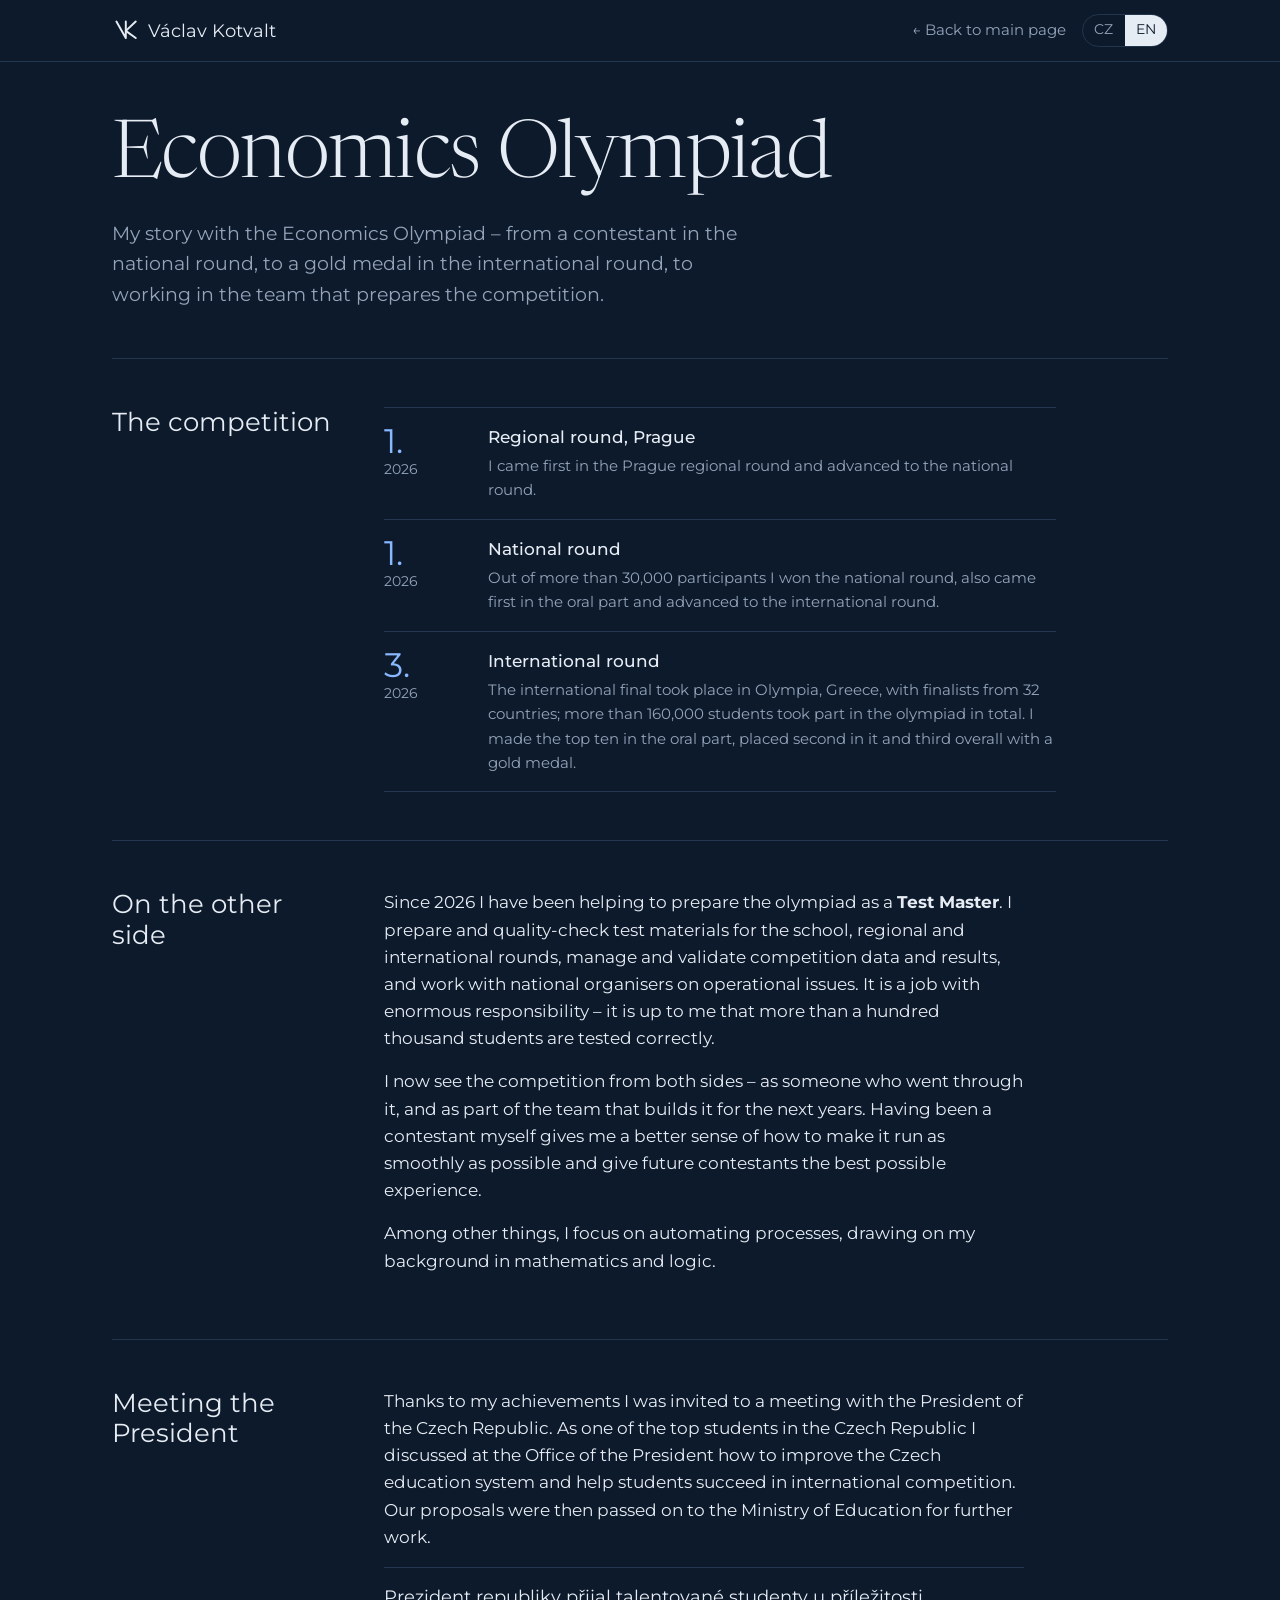
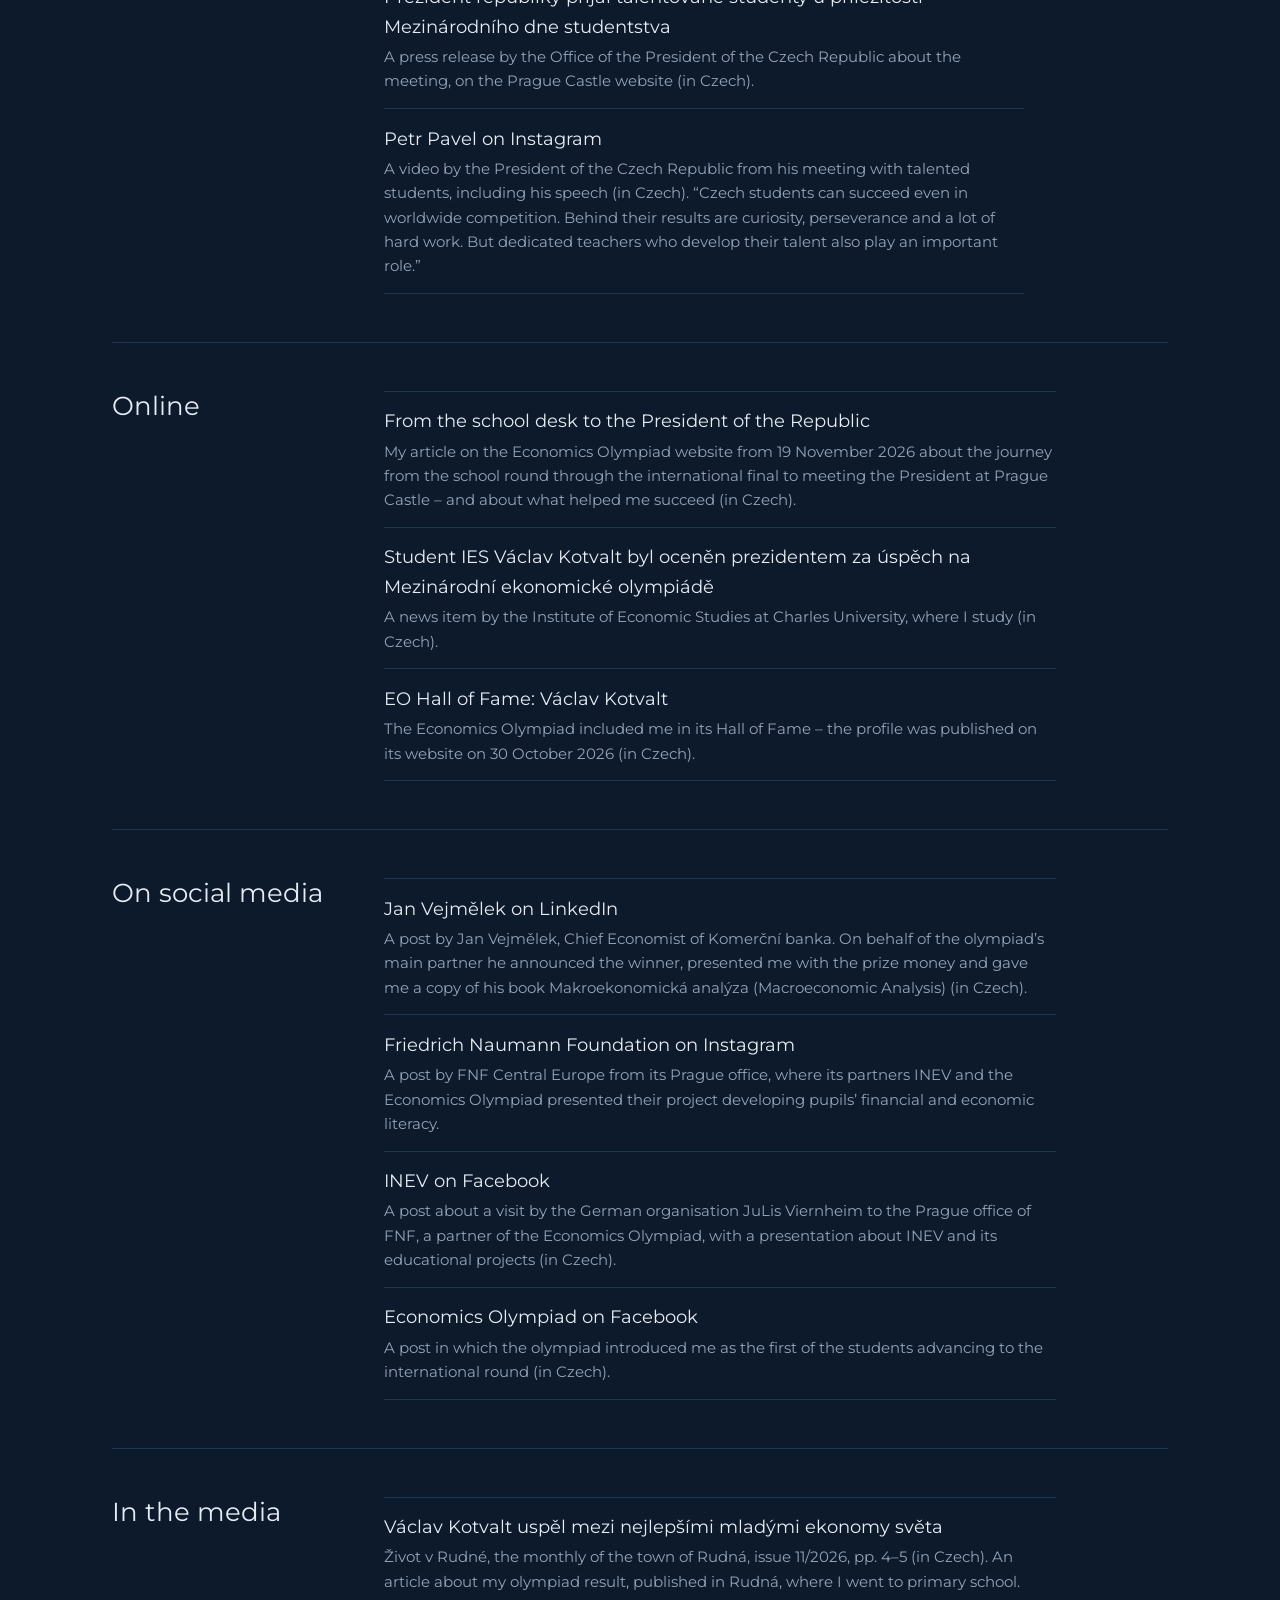
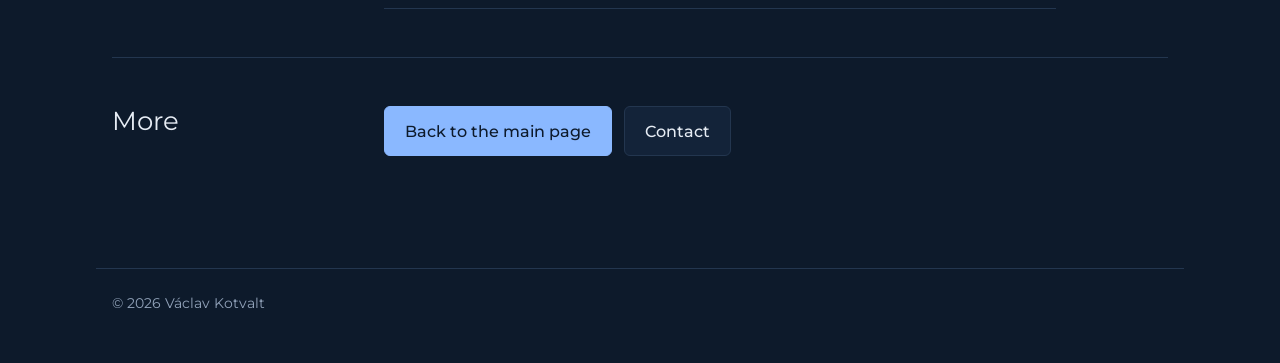
<file: olympiada/index.html>
<!DOCTYPE html>
<html lang="cs" data-lang="cs">
<head>
<meta charset="utf-8">
<meta name="viewport" content="width=device-width, initial-scale=1, viewport-fit=cover">
<title>Ekonomická olympiáda – Václav Kotvalt</title>
<meta name="description" content="Můj příběh s Ekonomickou olympiádou: vítězství v národním kole, zlatá medaile v mezinárodním kole a práce v týmu, který olympiádu připravuje.">
<meta name="author" content="Václav Kotvalt">
<link rel="canonical" href="https://vaclavkotvalt.cz/olympiada/">
<link rel="icon" href="/favicon.svg" type="image/svg+xml">
<link rel="icon" href="/favicon-32.png" type="image/png" sizes="32x32">
<link rel="icon" href="/favicon-48.png" type="image/png" sizes="48x48">
<link rel="icon" href="/favicon-192.png" type="image/png" sizes="192x192">
<link rel="apple-touch-icon" href="/apple-touch-icon.png">
<meta property="og:type" content="article">
<meta property="og:url" content="https://vaclavkotvalt.cz/olympiada/">
<meta property="og:title" content="Ekonomická olympiáda – Václav Kotvalt">
<meta property="og:description" content="Od vítězství v národním kole po zlatou medaili v mezinárodním kole a práci v týmu olympiády.">
<link rel="preconnect" href="https://fonts.googleapis.com">
<link rel="preconnect" href="https://fonts.gstatic.com" crossorigin>
<link href="https://fonts.googleapis.com/css2?family=Newsreader:opsz,wght@6..72,300;6..72,400&family=Montserrat:wght@300;400;500;600&display=swap" rel="stylesheet">
<style>
  :root {
    /* Písma: velké nadpisy stránek (h1) patkové, veškerý ostatní text Montserrat */
    --font-heading: "Newsreader", Georgia, serif;
    --font-text: "Montserrat", system-ui, -apple-system, "Segoe UI", Roboto, sans-serif;
    --bg: #0d1a2b; --surface: #132339; --line: #23364f; --text: #e6ecf4;
    --muted: #92a3ba; --accent: #8ab8ff; --accent-ink: #0d1a2b;
    color-scheme: dark;
  }
  @media (prefers-color-scheme: dark) {
    :root:not([data-theme="light"]) { color-scheme: dark; }
  }
  :root[data-theme="dark"] { color-scheme: dark; }
  *, *::before, *::after { box-sizing: border-box; }
  body {
    margin: 0; background: var(--bg); color: var(--text);
    font-family: var(--font-text);
    font-size: 1.0625rem; line-height: 1.6; -webkit-font-smoothing: antialiased;
  }
  a { color: var(--accent); text-underline-offset: 0.2em; }
  a:focus-visible, button:focus-visible { outline: 2px solid var(--accent); outline-offset: 2px; border-radius: 4px; }
  html[data-lang="cs"] .en, html[data-lang="en"] .cs { display: none !important; }

  .bar { position: sticky; top: 0; z-index: 5; background: var(--bg); border-bottom: 1px solid var(--line); }
  .bar-in { max-width: 68rem; margin: 0 auto; padding: 0.85rem 16px; display: flex; justify-content: space-between; align-items: center; gap: 1rem; }
  .bar a { color: var(--muted); text-decoration: none; font-size: 0.95rem; }
  .bar a:hover { color: var(--text); }
  .logo { width: 1.5em; height: 1.5em; flex: none; fill: none; stroke: currentColor; stroke-width: 7; stroke-linecap: round; stroke-linejoin: round; }
  .brand { display: inline-flex; align-items: center; gap: 0.55rem; }
  .bar .name { font-size: 1.15rem; color: var(--text); }
  .bar-right { display: flex; align-items: center; gap: 1rem; }
  @media (max-width: 560px) { .bar .back-long { display: none; } } /* na úzkém telefonu by se lišta nevešla */
  .lang { display: inline-flex; border: 1px solid var(--line); border-radius: 999px; overflow: hidden; }
  .lang button {
    font: inherit; font-size: 0.85rem; padding: 0.3rem 0.7rem; border: 0; cursor: pointer;
    background: transparent; color: var(--muted);
  }
  .lang button[aria-pressed="true"] { background: var(--text); color: var(--bg); }

  main { max-width: 68rem; margin: 0 auto; padding: 0 16px 4rem; }
  h1 { font-family: var(--font-heading); font-weight: 300; font-size: clamp(2.6rem, 8vw, 5rem); line-height: 1; letter-spacing: -0.02em; margin: 3.5rem 0 1.25rem; }
  .lead { color: var(--muted); max-width: 40rem; font-size: 1.2rem; margin: 0 0 3rem; }
  h2 { font-weight: 400; font-size: 1.6rem; line-height: 1.2; margin: 0; }

  section.block { padding: 3rem 0; border-top: 1px solid var(--line); display: grid; gap: 1.25rem 3rem; grid-template-columns: 1fr; }
  @media (min-width: 860px) { section.block { grid-template-columns: 14rem 1fr; } }
  .prose { max-width: 40rem; }
  .prose p { margin: 0 0 1rem; }

  .steps { list-style: none; margin: 0; padding: 0; max-width: 42rem; }
  .steps li { display: grid; grid-template-columns: 5.5rem 1fr; gap: 1rem; padding: 1rem 0; border-bottom: 1px solid var(--line); }
  .steps li:first-child { border-top: 1px solid var(--line); }
  .steps .place { font-size: 2.1rem; line-height: 1; color: var(--accent); }
  .steps .place small { display: block; font-size: 0.85rem; color: var(--muted); margin-top: 0.35rem; }
  .steps .what { font-weight: 500; }
  .steps .detail { color: var(--muted); font-size: 0.95rem; margin-top: 0.2rem; }

  .media { list-style: none; margin: 0; padding: 0; max-width: 42rem; }
  .media li { padding: 0.9rem 0; border-bottom: 1px solid var(--line); }
  .media li:first-child { border-top: 1px solid var(--line); }
  .media a { font-size: 1.15rem; text-decoration: none; color: var(--text); }
  .media a:hover { color: var(--accent); text-decoration: underline; }
  .media p { margin: 0.25rem 0 0; color: var(--muted); font-size: 0.95rem; }

  .btn {
    display: inline-block; padding: 0.7rem 1.25rem; border-radius: 6px; text-decoration: none;
    font-weight: 500; font-size: 0.98rem; border: 1px solid var(--line); color: var(--text); background: var(--surface);
  }
  .btn.primary { background: var(--accent); color: var(--accent-ink); border-color: var(--accent); }
  .actions { display: flex; flex-wrap: wrap; gap: 0.75rem; }
  footer { max-width: 68rem; margin: 0 auto; padding: 1.5rem 16px 3rem; border-top: 1px solid var(--line); color: var(--muted); font-size: 0.85rem; }
</style>
<script>
  (function () {
    var l = null;
    try { l = localStorage.getItem('lang'); } catch (e) {}
    l = l || ((navigator.language || 'cs').toLowerCase().indexOf('cs') === 0 ? 'cs' : 'en');
    document.documentElement.setAttribute('data-lang', l);
    document.documentElement.setAttribute('lang', l);
  })();
</script>
</head>
<body>
<header class="bar"><div class="bar-in">
  <a class="name brand" href="/"><svg class="logo" viewBox="0 0 100 100" aria-hidden="true"><path d="M16 20 L50 80 L50 20"/><path d="M86 20 L50 54 L86 80"/></svg><span>Václav Kotvalt</span></a>
  <div class="bar-right">
    <a href="/"><span class="cs">← Zpět<span class="back-long"> na hlavní stránku</span></span><span class="en">← Back<span class="back-long"> to main page</span></span></a>
    <div class="lang" role="group" aria-label="Jazyk / Language">
      <button type="button" data-set="cs" aria-pressed="true">CZ</button>
      <button type="button" data-set="en" aria-pressed="false">EN</button>
    </div>
  </div>
</div></header>

<main>
  <h1><span class="cs">Ekonomická olympiáda</span><span class="en">Economics Olympiad</span></h1>
  <p class="lead"><span class="cs">Můj příběh s Ekonomickou olympiádou – od soutěžícího v národním kole přes zlatou medaili v mezinárodním kole až po práci v týmu, který olympiádu připravuje.</span><span class="en">My story with the Economics Olympiad – from a contestant in the national round, to a gold medal in the international round, to working in the team that prepares the competition.</span></p>

  <section class="block" aria-labelledby="h-results">
    <h2 id="h-results"><span class="cs">Soutěžní cesta</span><span class="en">The competition</span></h2>
    <ul class="steps">
      <li>
        <div class="place">1.<small>2026</small></div>
        <div>
          <div class="what"><span class="cs">Krajské kolo, Praha</span><span class="en">Regional round, Prague</span></div>
          <div class="detail"><span class="cs">V krajském kole jsem skončil první v Praze a postoupil do národního kola.</span><span class="en">I came first in the Prague regional round and advanced to the national round.</span></div>
        </div>
      </li>
      <li>
        <div class="place">1.<small>2026</small></div>
        <div>
          <div class="what"><span class="cs">Národní kolo</span><span class="en">National round</span></div>
          <div class="detail"><span class="cs">Z více než 30 000 účastníků jsem vyhrál národní kolo, byl první i v ústní části a postoupil do mezinárodního kola.</span><span class="en">Out of more than 30,000 participants I won the national round, also came first in the oral part and advanced to the international round.</span></div>
        </div>
      </li>
      <li>
        <div class="place">3.<small>2026</small></div>
        <div>
          <div class="what"><span class="cs">Mezinárodní kolo</span><span class="en">International round</span></div>
          <div class="detail"><span class="cs">Mezinárodní finále se konalo v řecké Olympii a soutěžili v něm finalisté z 32 zemí; olympiády se celkem zúčastnilo přes 160 000 studentů. Dostal jsem se mezi deset nejlepších do ústní části, skončil v ní druhý a celkově třetí se zlatou medailí.</span><span class="en">The international final took place in Olympia, Greece, with finalists from 32 countries; more than 160,000 students took part in the olympiad in total. I made the top ten in the oral part, placed second in it and third overall with a gold medal.</span></div>
        </div>
      </li>
    </ul>
  </section>

  <section class="block" aria-labelledby="h-team">
    <h2 id="h-team"><span class="cs">Na druhé straně</span><span class="en">On the other side</span></h2>
    <div class="prose">
      <p><span class="cs">Od roku 2026 olympiádu pomáhám připravovat jako <strong>Test Master</strong>. Připravuji a kontroluji soutěžní materiály pro školní, regionální i mezinárodní kola, spravuji a ověřuji data a výsledky a řeším provozní otázky s národními organizátory. Je to práce s extrémní zodpovědností – právě na mně závisí, aby testování více než sto tisíc studentů proběhlo správně.</span><span class="en">Since 2026 I have been helping to prepare the olympiad as a <strong>Test Master</strong>. I prepare and quality-check test materials for the school, regional and international rounds, manage and validate competition data and results, and work with national organisers on operational issues. It is a job with enormous responsibility – it is up to me that more than a hundred thousand students are tested correctly.</span></p>
      <p><span class="cs">Soutěž teď vidím z obou stran – jako někdo, kdo ji sám zažil, i jako člen týmu, který ji pro další ročníky tvoří. Právě díky tomu, že jsem olympiádu prošel jako účastník, mám lepší cit pro to, aby probíhala co nejhladčeji a soutěžící z ní v dalších ročnících měli co nejlepší zážitek.</span><span class="en">I now see the competition from both sides – as someone who went through it, and as part of the team that builds it for the next years. Having been a contestant myself gives me a better sense of how to make it run as smoothly as possible and give future contestants the best possible experience.</span></p>
      <p><span class="cs">Mimo jiné se zaměřuji na automatizaci procesů, ve které využívám svůj matematicko-logický základ.</span><span class="en">Among other things, I focus on automating processes, drawing on my background in mathematics and logic.</span></p>
    </div>
  </section>

  <section class="block" aria-labelledby="h-president">
    <h2 id="h-president"><span class="cs">Setkání s prezidentem</span><span class="en">Meeting the President</span></h2>
    <div class="prose">
      <p><span class="cs">Díky mým úspěchům jsem byl pozván na setkání s prezidentem republiky. Jako jeden z nejlepších studentů v Česku jsem v Kanceláři prezidenta republiky diskutoval o možnostech, jak zlepšit český školský systém a pomoci studentům co nejlépe uspět v mezinárodní konkurenci. Naše návrhy byly následně předány ministerstvu školství k dalšímu zpracování.</span><span class="en">Thanks to my achievements I was invited to a meeting with the President of the Czech Republic. As one of the top students in the Czech Republic I discussed at the Office of the President how to improve the Czech education system and help students succeed in international competition. Our proposals were then passed on to the Ministry of Education for further work.</span></p>
      <ul class="media">
      <li>
        <a href="https://www.hrad.cz/cs/pro-media/tiskove-zpravy/aktualni-tiskove-zpravy/prezident-republiky-prijme-talentovane-studenty-u-prilezitosti-mezinarodniho-dne-studentstva-19683" target="_blank" rel="noopener">Prezident republiky přijal talentované studenty u příležitosti Mezinárodního dne studentstva</a>
        <p><span class="cs">Tisková zpráva Kanceláře prezidenta republiky o setkání na webu Pražského hradu.</span><span class="en">A press release by the Office of the President of the Czech Republic about the meeting, on the Prague Castle website (in Czech).</span></p>
        </li>
        <li>
          <a href="https://www.instagram.com/reel/Df4zOSuIrWV/" target="_blank" rel="noopener"><span class="cs">Petr Pavel na Instagramu</span><span class="en">Petr Pavel on Instagram</span></a>
          <p><span class="cs">Video prezidenta republiky ze setkání s talentovanými studenty, včetně jeho proslovu. „Čeští studenti dokážou uspět i v celosvětové konkurenci. Za jejich výsledky stojí zvídavost, vytrvalost a spousta práce. Důležitou roli ale hrají také obětaví pedagogové, kteří jejich nadání rozvíjejí.“</span><span class="en">A video by the President of the Czech Republic from his meeting with talented students, including his speech (in Czech). “Czech students can succeed even in worldwide competition. Behind their results are curiosity, perseverance and a lot of hard work. But dedicated teachers who develop their talent also play an important role.”</span></p>
        </li>
      </ul>
    </div>
  </section>

  <section class="block" aria-labelledby="h-web">
    <h2 id="h-web"><span class="cs">Na webu</span><span class="en">Online</span></h2>
    <ul class="media">
      <li>
        <a href="https://ekonomickaolympiada.cz/blog/2026/11/19/vitez-xi-rocniku-eo-ss-na-prazskem-hrade/" target="_blank" rel="noopener"><span class="cs">Ze školní lavice až k prezidentovi republiky</span><span class="en">From the school desk to the President of the Republic</span></a>
        <p><span class="cs">Můj článek na webu Ekonomické olympiády z 19. 11. 2026 o cestě od školního kola přes mezinárodní finále až k setkání s prezidentem republiky na Pražském hradě – i o tom, co mi k úspěchu pomohlo.</span><span class="en">My article on the Economics Olympiad website from 19 November 2026 about the journey from the school round through the international final to meeting the President at Prague Castle – and about what helped me succeed (in Czech).</span></p>
      </li>
      <li>
        <a href="https://ies.fsv.cuni.cz/aktuality/student-ies-vaclav-kotvalt-byl-ocenen-prezidentem-za-uspech-na-mezinarodni-ekonomicke" target="_blank" rel="noopener">Student IES Václav Kotvalt byl oceněn prezidentem za úspěch na Mezinárodní ekonomické olympiádě</a>
        <p><span class="cs">Aktualita Institutu ekonomických studií FSV UK, kde studuji.</span><span class="en">A news item by the Institute of Economic Studies at Charles University, where I study (in Czech).</span></p>
      </li>
      <li>
        <a href="https://ekonomickaolympiada.cz/blog/2026/10/30/sin-slavy-eo-vaclav-kotvalt/" target="_blank" rel="noopener"><span class="cs">Síň slávy EO: Václav Kotvalt</span><span class="en">EO Hall of Fame: Václav Kotvalt</span></a>
        <p><span class="cs">Ekonomická olympiáda mě zařadila do své síně slávy – medailonek vyšel na jejím webu 30. 10. 2026.</span><span class="en">The Economics Olympiad included me in its Hall of Fame – the profile was published on its website on 30 October 2026 (in Czech).</span></p>
      </li>
      <!-- Sem přidej další odkaz na webu -->
    </ul>
  </section>

  <section class="block" aria-labelledby="h-social">
    <h2 id="h-social"><span class="cs">Na sociálních sítích</span><span class="en">On social media</span></h2>
    <ul class="media">
      <li>
        <a href="https://www.linkedin.com/posts/janvejmelek_bylo-mi-ct%C3%AD-za-hlavn%C3%ADho-partnera-komer%C4%8Dn%C3%AD-ugcPost-7472298024010977281-XWVR/" target="_blank" rel="noopener"><span class="cs">Jan Vejmělek na LinkedInu</span><span class="en">Jan Vejmělek on LinkedIn</span></a>
        <p><span class="cs">Příspěvek Jana Vejmělka, hlavního ekonoma Komerční banky. Za hlavního partnera olympiády vyhlásil vítěze ročníku, předal mi finanční odměnu a věnoval autorský výtisk publikace Makroekonomická analýza.</span><span class="en">A post by Jan Vejmělek, Chief Economist of Komerční banka. On behalf of the olympiad’s main partner he announced the winner, presented me with the prize money and gave me a copy of his book Makroekonomická analýza (Macroeconomic Analysis) (in Czech).</span></p>
      </li>
      <li>
        <a href="https://www.instagram.com/p/DfhC5bxiBSj/" target="_blank" rel="noopener"><span class="cs">Friedrich Naumann Foundation na Instagramu</span><span class="en">Friedrich Naumann Foundation on Instagram</span></a>
        <p><span class="cs">Příspěvek nadace FNF Central Europe z její pražské kanceláře, kde partneři INEV a Ekonomická olympiáda představili projekt rozvoje finanční a ekonomické gramotnosti žáků.</span><span class="en">A post by FNF Central Europe from its Prague office, where its partners INEV and the Economics Olympiad presented their project developing pupils’ financial and economic literacy.</span></p>
      </li>
      <li>
        <a href="https://www.facebook.com/share/p/1JcAv2MBzs/" target="_blank" rel="noopener"><span class="cs">INEV na Facebooku</span><span class="en">INEV on Facebook</span></a>
        <p><span class="cs">Příspěvek o návštěvě německé organizace JuLis Viernheim v pražské kanceláři FNF, partnera Ekonomické olympiády, s prezentací o INEV a jeho vzdělávacích projektech.</span><span class="en">A post about a visit by the German organisation JuLis Viernheim to the Prague office of FNF, a partner of the Economics Olympiad, with a presentation about INEV and its educational projects (in Czech).</span></p>
      </li>
      <li>
        <a href="https://www.facebook.com/Ekonomickaolympiada/posts/v%C3%A1clav-kotvalt-p%C5%99edstavujeme-prvn%C3%ADho-z-postupuj%C3%ADc%C3%ADch-na-mezin%C3%A1rodn%C3%AD-ekonomickou-/1331939142258467/" target="_blank" rel="noopener"><span class="cs">Ekonomická olympiáda na Facebooku</span><span class="en">Economics Olympiad on Facebook</span></a>
        <p><span class="cs">Příspěvek, ve kterém mě olympiáda představila jako prvního z postupujících na mezinárodní kolo.</span><span class="en">A post in which the olympiad introduced me as the first of the students advancing to the international round (in Czech).</span></p>
      </li>
      <!-- Sem přidej další příspěvek ze sociálních sítí -->
    </ul>
  </section>

  <section class="block" aria-labelledby="h-media">
    <h2 id="h-media"><span class="cs">V médiích</span><span class="en">In the media</span></h2>
    <ul class="media">
      <li>
        <a href="https://www.rudnamesto.cz/file/4665701" target="_blank" rel="noopener">Václav Kotvalt uspěl mezi nejlepšími mladými ekonomy světa</a>
        <p><span class="cs">Život v Rudné, měsíčník města Rudná, číslo 11/2026, s. 4–5. Článek o mém úspěchu v olympiádě, který vyšel v Rudné, kde jsem chodil na základní školu.</span><span class="en">Život v Rudné, the monthly of the town of Rudná, issue 11/2026, pp. 4–5 (in Czech). An article about my olympiad result, published in Rudná, where I went to primary school.</span></p>
      </li>
      <!-- Sem přidej další článek nebo rozhovor -->
    </ul>
  </section>

  <section class="block" aria-labelledby="h-more">
    <h2 id="h-more"><span class="cs">Dál</span><span class="en">More</span></h2>
    <div class="actions">
      <a class="btn primary" href="/"><span class="cs">Zpět na hlavní stránku</span><span class="en">Back to the main page</span></a>
      <a class="btn" href="/#kontakt"><span class="cs">Kontakt</span><span class="en">Contact</span></a>
    </div>
  </section>
</main>

<footer>© 2026 Václav Kotvalt</footer>

<script>
  (function () {
    var root = document.documentElement;
    var buttons = document.querySelectorAll('.lang button');
    function setLang(l) {
      root.setAttribute('data-lang', l);
      root.setAttribute('lang', l);
      buttons.forEach(function (b) { b.setAttribute('aria-pressed', b.dataset.set === l ? 'true' : 'false'); });
      document.title = l === 'en' ? 'Economics Olympiad – Václav Kotvalt' : 'Ekonomická olympiáda – Václav Kotvalt';
      try { localStorage.setItem('lang', l); } catch (e) {}
    }
    setLang(root.getAttribute('data-lang') === 'en' ? 'en' : 'cs');
    buttons.forEach(function (b) { b.addEventListener('click', function () { setLang(b.dataset.set); }); });
  })();
</script>
</body>
</html>
</file>
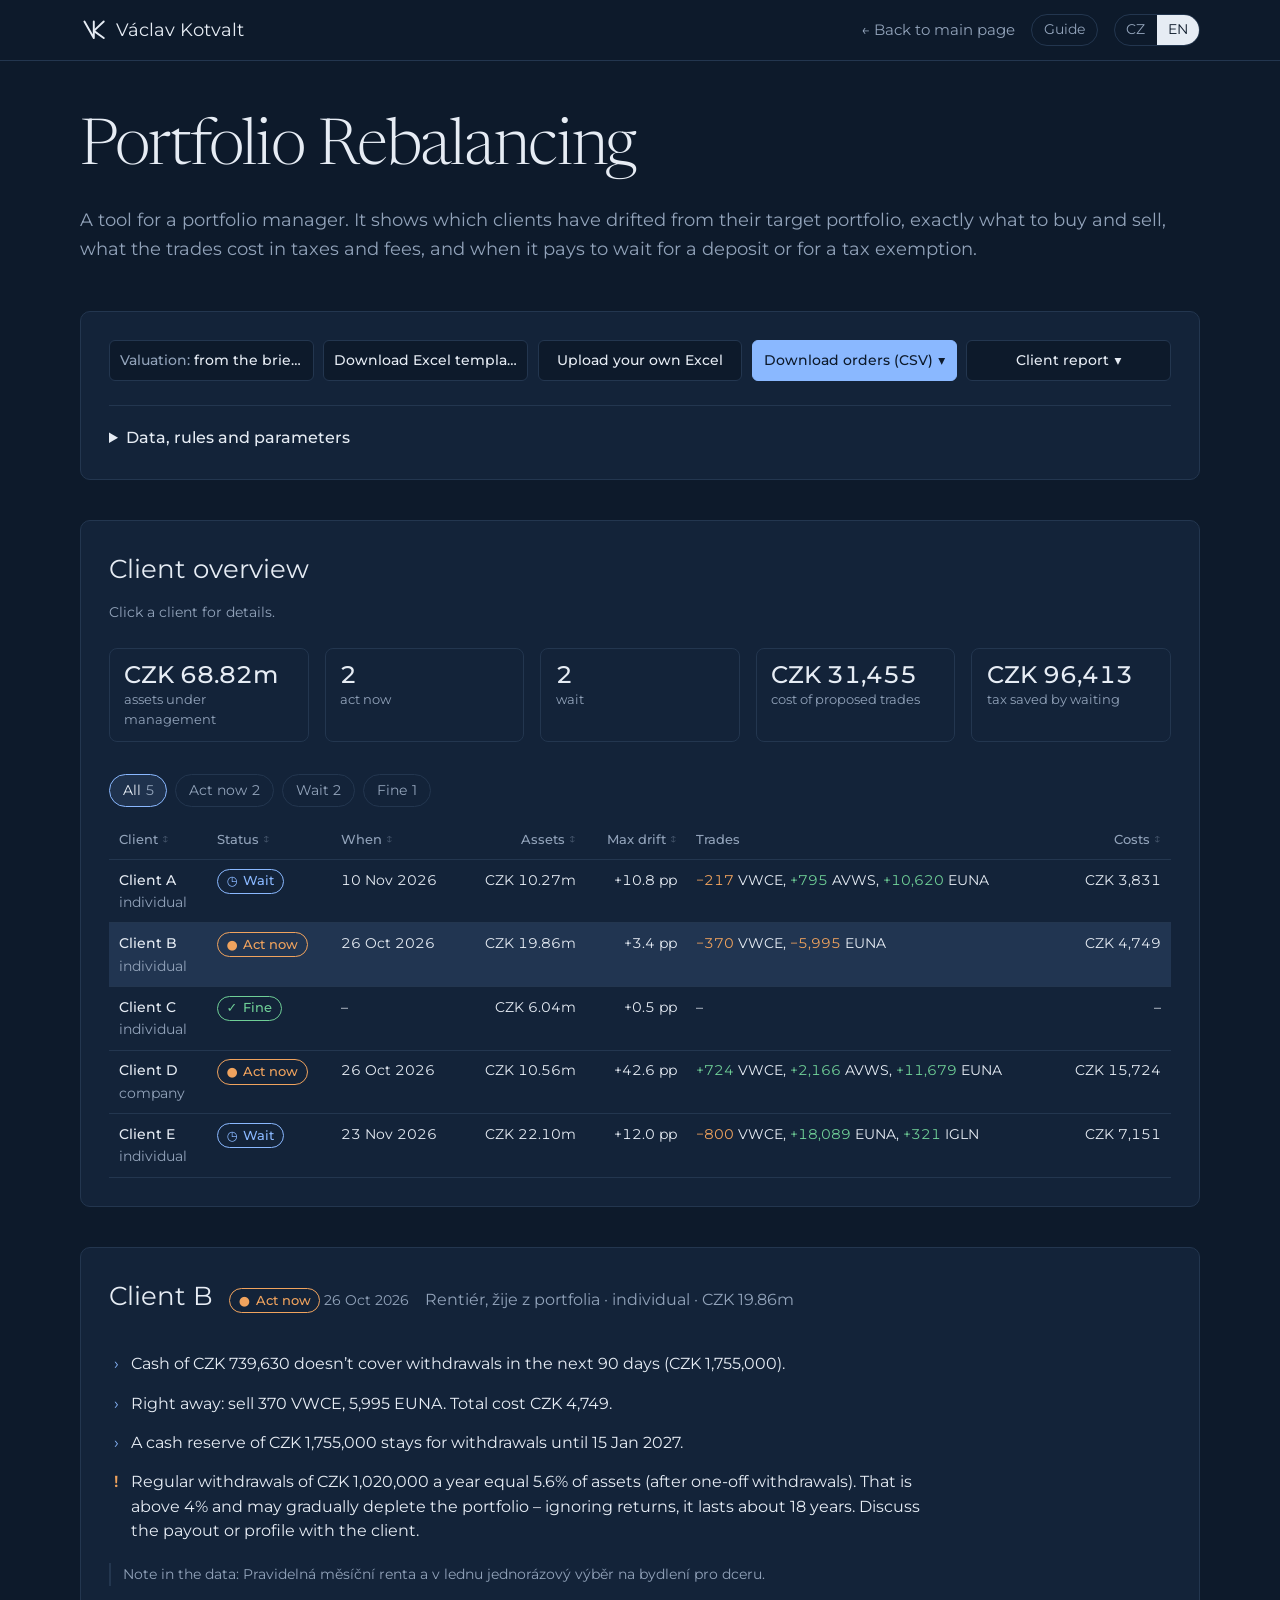
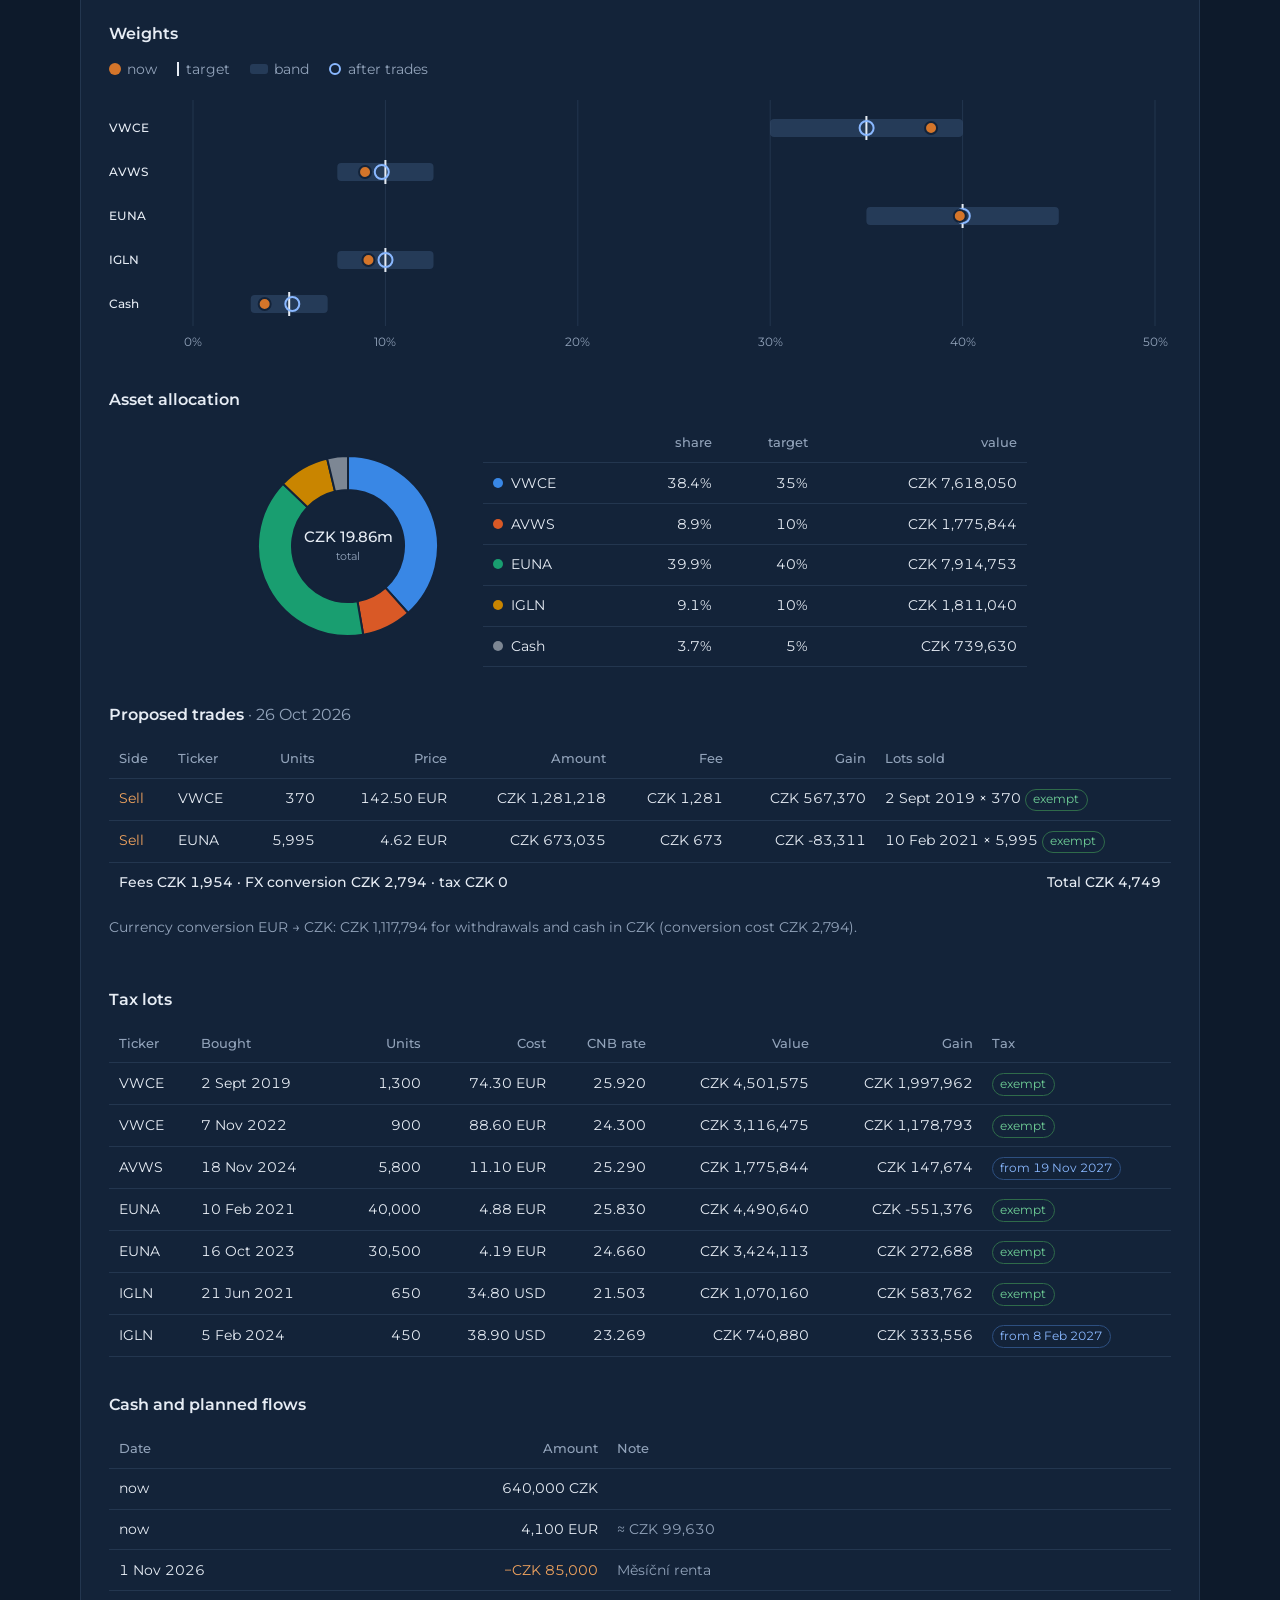
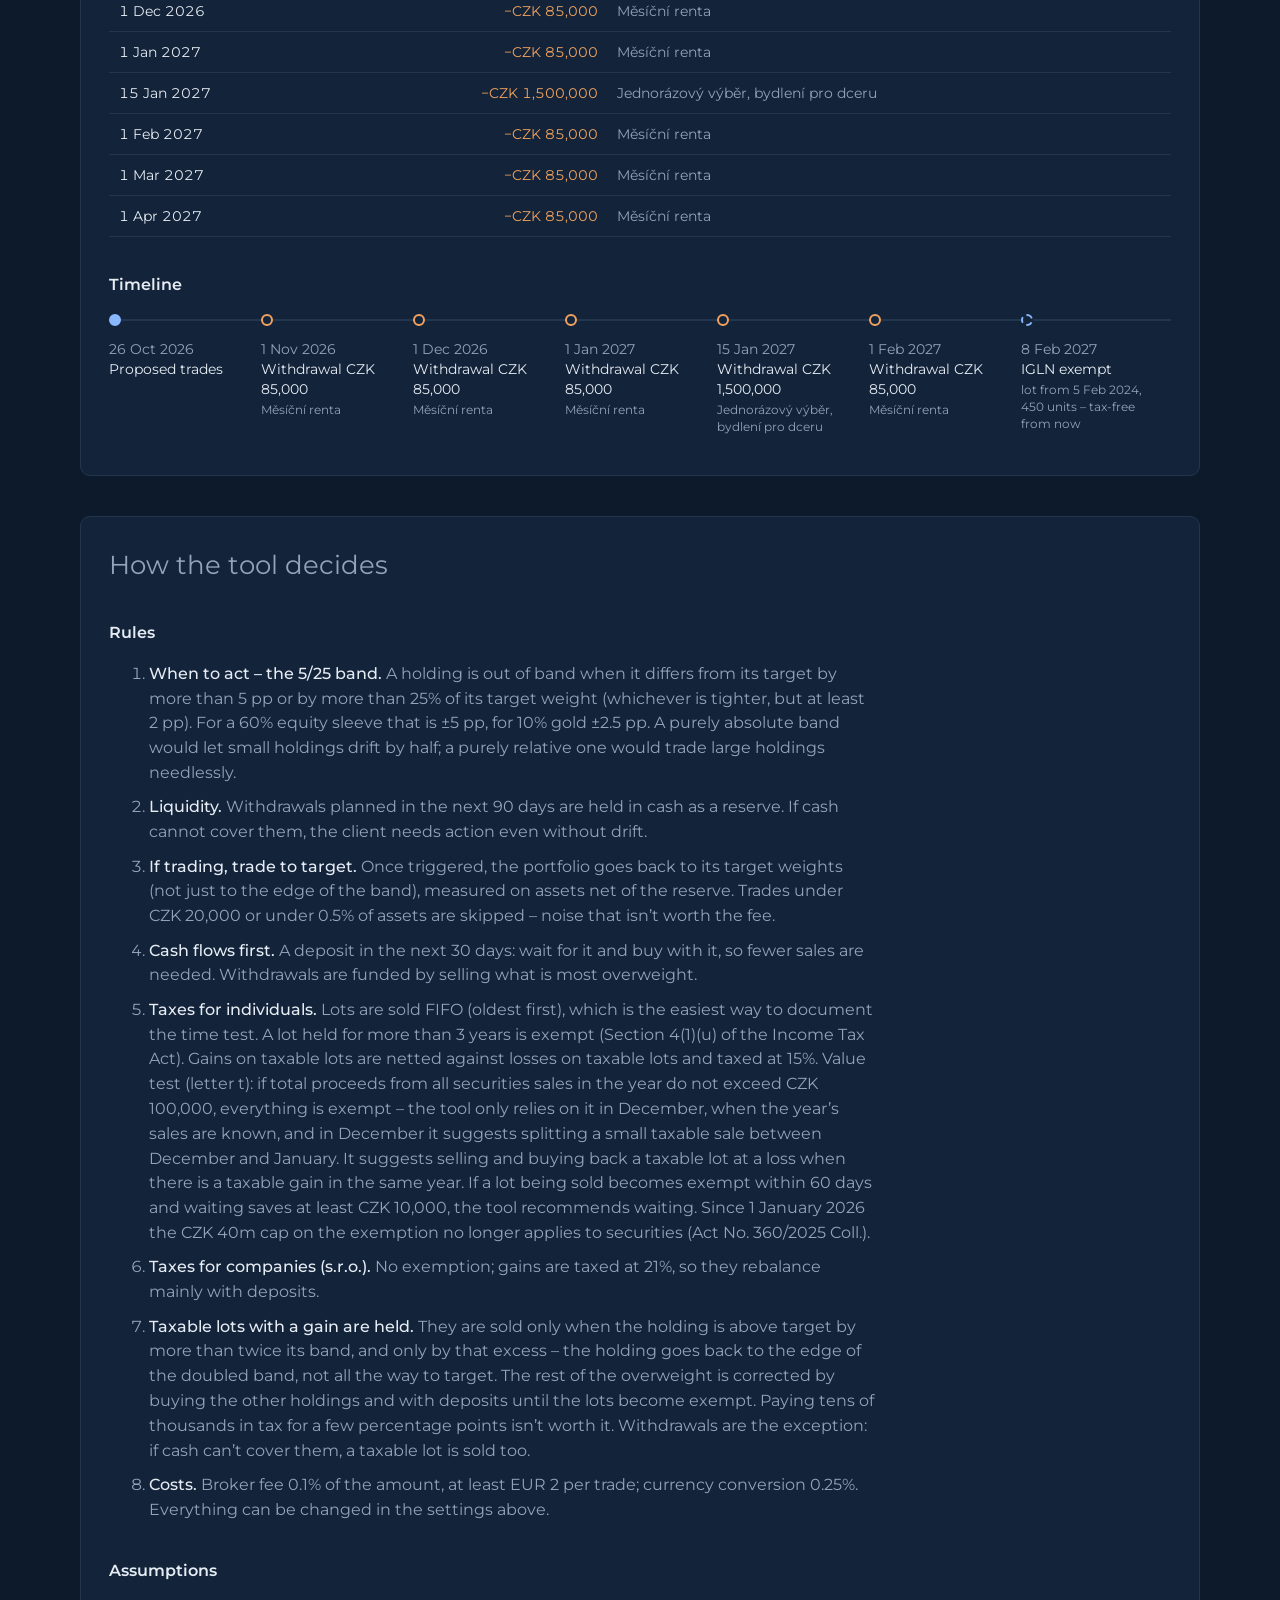
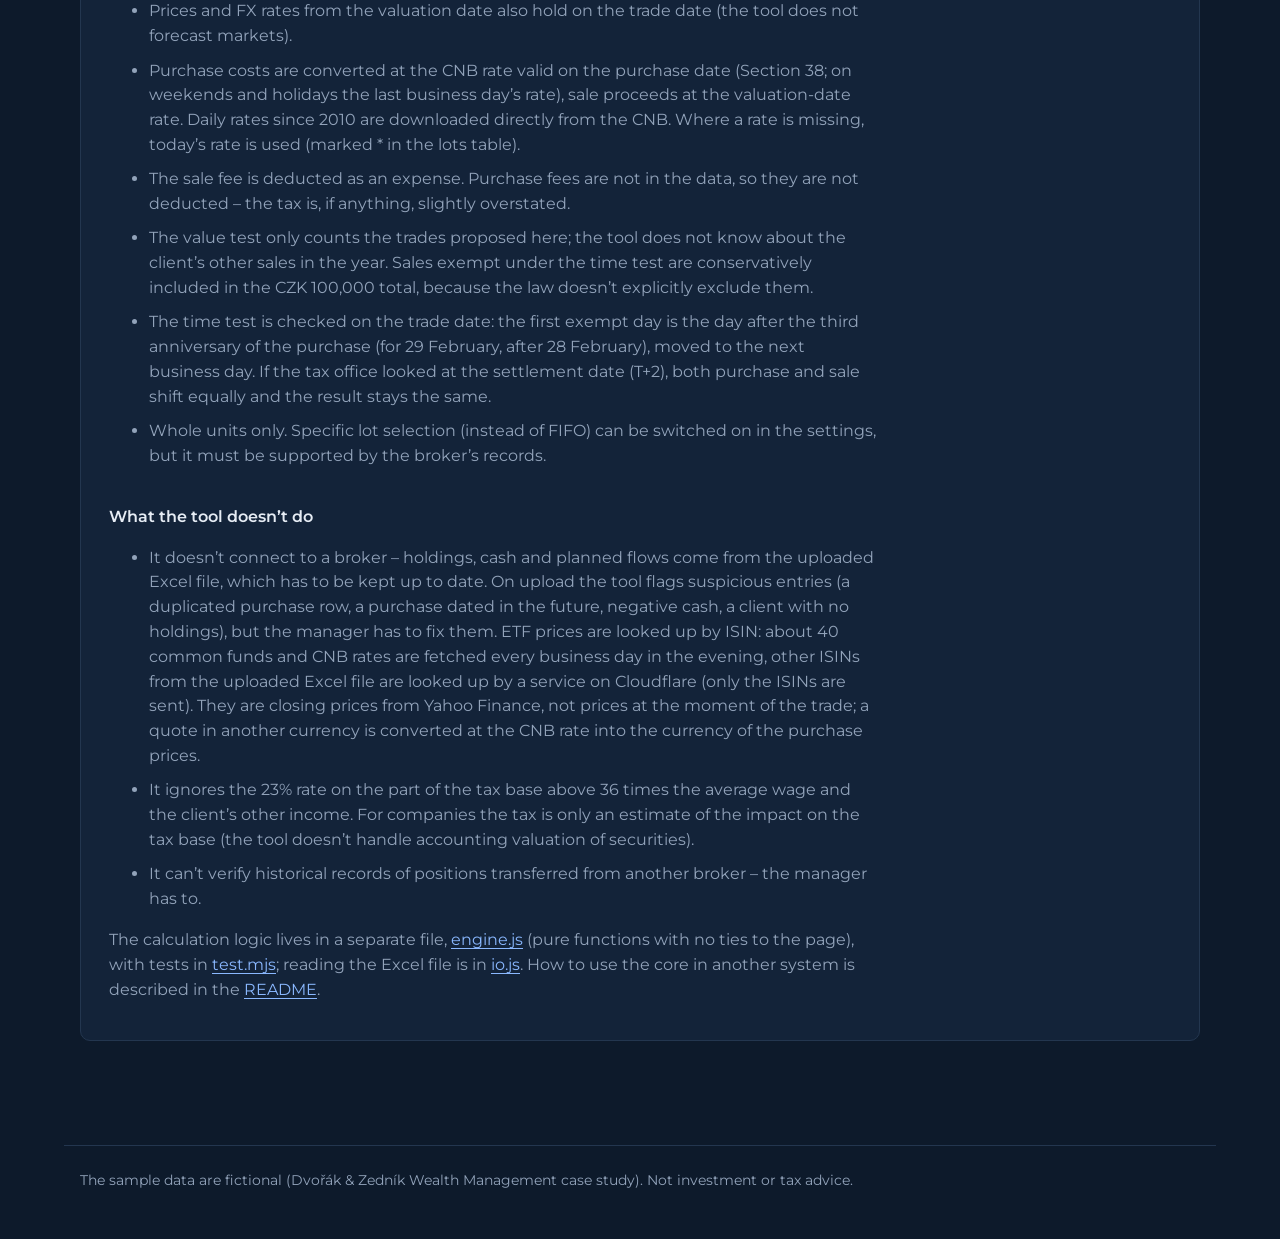
<file: rebalancing/index.html>
<!DOCTYPE html>
<html lang="cs" data-lang="cs">
<head>
<meta charset="utf-8">
<meta name="viewport" content="width=device-width, initial-scale=1, viewport-fit=cover">
<title>Rebalancování portfolií</title>
<meta name="description" content="Nástroj pro portfolio manažera: kdo potřebuje rebalancovat, co koupit a prodat, kolik to stojí na daních a poplatcích a kdy se vyplatí počkat.">
<meta name="author" content="Václav Kotvalt">
<link rel="canonical" href="https://vaclavkotvalt.cz/rebalancing/">
<link rel="icon" href="/favicon.svg" type="image/svg+xml">
<link rel="icon" href="/favicon-32.png" type="image/png" sizes="32x32">
<link rel="icon" href="/favicon-48.png" type="image/png" sizes="48x48">
<link rel="icon" href="/favicon-192.png" type="image/png" sizes="192x192">
<link rel="apple-touch-icon" href="/apple-touch-icon.png">
<meta property="og:title" content="Rebalancování portfolií – Václav Kotvalt">
<meta property="og:description" content="Kdo potřebuje zásah, co obchodovat a kdy se vyplatí počkat.">
<link rel="preconnect" href="https://fonts.googleapis.com">
<link rel="preconnect" href="https://fonts.gstatic.com" crossorigin>
<link href="https://fonts.googleapis.com/css2?family=Newsreader:opsz,wght@6..72,300;6..72,400&family=Montserrat:wght@300;400;500;600&display=swap" rel="stylesheet">
<style>
  :root {
    /* Písma: velké nadpisy stránek (h1) patkové, veškerý ostatní text Montserrat */
    --font-heading: "Newsreader", Georgia, serif;
    --font-text: "Montserrat", system-ui, -apple-system, "Segoe UI", Roboto, sans-serif;
    --bg: #0d1a2b; --surface: #132339; --line: #23364f; --text: #e6ecf4;
    --muted: #92a3ba; --accent: #8ab8ff; --accent-ink: #0d1a2b;
    --now: #d4752a; --band: rgba(138, 184, 255, 0.16);
    --st-act: #f0a35e; --st-wait: #8ab8ff; --st-ok: #6fcf97;
    color-scheme: dark;
  }
  @media (prefers-color-scheme: dark) {
    :root:not([data-theme="light"]) { color-scheme: dark; }
  }
  :root[data-theme="dark"] { color-scheme: dark; }
  *, *::before, *::after { box-sizing: border-box; }
  body {
    margin: 0; background: var(--bg); color: var(--text);
    font-family: var(--font-text);
    font-size: 1rem; line-height: 1.55; -webkit-font-smoothing: antialiased;
  }
  a { color: var(--accent); text-underline-offset: 0.2em; }
  a:focus-visible, button:focus-visible, select:focus-visible, input:focus-visible, tr:focus-visible { outline: 2px solid var(--accent); outline-offset: 2px; }
  .bar { position: sticky; top: 0; z-index: 5; background: var(--bg); border-bottom: 1px solid var(--line); }
  .bar-in { max-width: 72rem; margin: 0 auto; padding: 0.85rem 16px; display: flex; justify-content: space-between; align-items: center; gap: 1rem; }
  .bar a { color: var(--muted); text-decoration: none; font-size: 0.95rem; }
  .bar a:hover { color: var(--text); }
  .bar .name { font-family: var(--font-text); font-size: 1.15rem; color: var(--text); }
  .logo { width: 1.5em; height: 1.5em; flex: none; fill: none; stroke: currentColor; stroke-width: 7; stroke-linecap: round; stroke-linejoin: round; }
  .brand { display: inline-flex; align-items: center; gap: 0.55rem; }
  .bar-right { display: flex; align-items: center; gap: 1rem; }
  .lang { display: inline-flex; border: 1px solid var(--line); border-radius: 999px; overflow: hidden; }
  .lang button { font: inherit; font-size: 0.85rem; padding: 0.3rem 0.7rem; border: 0; cursor: pointer; background: transparent; color: var(--muted); }
  .lang button[aria-pressed="true"] { background: var(--text); color: var(--bg); }
  html[data-lang="cs"] .en, html[data-lang="en"] .cs { display: none !important; }

  main { max-width: 72rem; margin: 0 auto; padding: 0 16px 4rem; }
  h1 { font-family: var(--font-heading); font-weight: 300; font-size: clamp(2.3rem, 7vw, 4rem); line-height: 1; letter-spacing: -0.02em; margin: 3.5rem 0 1.5rem; }
  h2 { font-family: var(--font-text); font-weight: 400; font-size: 1.6rem; margin: 0 0 0.6rem; }
  h3 { font-size: 1rem; font-weight: 600; margin: 2.25rem 0 0.75rem; }
  .lead { color: var(--muted); font-size: 1.1rem; line-height: 1.65; margin: 0 0 3rem; }
  .muted { color: var(--muted); }
  .small { font-size: 0.875rem; }
  .num { font-variant-numeric: tabular-nums; }

  .panel { background: var(--surface); border: 1px solid var(--line); border-radius: 10px; padding: 1.75rem; margin-bottom: 2.5rem; }
  /* čtyři stejně široká tlačítka (na mobilu 2 × 2) */
  .toolbar { display: grid; grid-template-columns: repeat(5, minmax(0, 1fr)); gap: 0.6rem; }
  .toolbar .btn { font-size: 0.86rem; padding: 0.55rem 0.6rem; }
  .menu-right { left: auto; right: 0; }
  .toolbar > .btn, .toolbar .dl > .btn { width: 100%; text-align: center; text-decoration: none; white-space: nowrap; overflow: hidden; text-overflow: ellipsis; }
  @media (max-width: 1100px) { .toolbar { grid-template-columns: repeat(3, minmax(0, 1fr)); } }
  @media (max-width: 860px) { .toolbar { grid-template-columns: repeat(2, minmax(0, 1fr)); } }
  @media (max-width: 560px) { .toolbar { grid-template-columns: minmax(0, 1fr); } }
  .src-in { margin: 0 0 1rem; }
  label.f { display: flex; flex-direction: column; gap: 0.3rem; font-size: 0.85rem; color: var(--muted); }
  select, input[type="number"], input[type="date"] {
    font: inherit; font-size: 1rem; color: var(--text); background: var(--bg);
    border: 1px solid var(--line); border-radius: 6px; padding: 0.45rem 0.6rem; width: 100%;
  }
  .btn {
    font: inherit; font-size: 0.92rem; font-weight: 500; padding: 0.5rem 1rem; border-radius: 6px; cursor: pointer;
    border: 1px solid var(--line); color: var(--text); background: var(--bg); transition: border-color 0.3s ease;
  }
  .btn:hover { border-color: var(--muted); }
  .btn.primary { background: var(--accent); color: var(--accent-ink); border-color: var(--accent); }
  .dl { position: relative; }
  .dl .caret { display: inline-block; margin-left: 0.35rem; transition: transform 0.2s ease; }
  .dl [aria-expanded="true"] .caret { transform: rotate(180deg); }
  .menu {
    position: absolute; z-index: 10; top: calc(100% + 6px); left: 0; min-width: 100%; width: max-content; max-width: calc(100vw - 32px);
    background: var(--surface); border: 1px solid var(--line); border-radius: 8px; padding: 0.35rem;
    box-shadow: 0 12px 32px rgba(0, 0, 0, 0.45);
  }
  .menu button {
    display: block; width: 100%; text-align: left; font: inherit; font-size: 0.92rem; color: var(--text);
    background: transparent; border: 0; border-radius: 6px; padding: 0.55rem 0.75rem; cursor: pointer;
  }
  .menu button small { display: block; color: var(--muted); font-size: 0.8rem; }
  .menu button[role="menuitemradio"] { padding-left: 1.9rem; position: relative; }
  .menu button[aria-checked="true"]::before { content: "✓"; position: absolute; left: 0.7rem; top: 0.55rem; color: var(--accent); }
  .menu button:hover:not(:disabled), .menu button:focus-visible { background: rgba(138, 184, 255, 0.1); outline: none; }
  .menu button:disabled { opacity: 0.45; cursor: default; }
  .why { border: 1px solid var(--line); border-left: 3px solid var(--st-wait); border-radius: 8px; padding: 0.9rem 1rem; margin: 1.5rem 0 0; max-width: 52rem; }
  .why h3 { margin: 0 0 0.4rem; }
  .why p { margin: 0 0 0.75rem; }
  .why table { font-size: 0.88rem; }
  .why tr.best td { color: var(--text); font-weight: 500; }
  .why tr:not(.best) td { color: var(--muted); }
  .src { font-size: 0.85rem; color: var(--muted); margin: 0.9rem 0 0; }
  button.lnk { font: inherit; background: none; border: 0; padding: 0; color: var(--accent); cursor: pointer; text-decoration: underline; text-underline-offset: 0.2em; }
  details.more { margin-top: 1.5rem; border-top: 1px solid var(--line); padding-top: 1.25rem; }
  details.more > summary { cursor: pointer; font-weight: 500; }
  details.more[open] > summary { margin-bottom: 1.25rem; }
  .controls { display: grid; gap: 1rem 1.25rem; grid-template-columns: repeat(auto-fill, minmax(12.5rem, 1fr)); align-items: end; }

  .summary { display: grid; gap: 1rem; grid-template-columns: repeat(auto-fit, minmax(10.5rem, 1fr)); margin: 1.5rem 0 2rem; }
  @media (min-width: 861px) { .summary { grid-template-columns: none; grid-auto-flow: column; grid-auto-columns: minmax(0, 1fr); } }
  .tile { border: 1px solid var(--line); border-radius: 8px; padding: 0.75rem 0.9rem; }
  .tile .v { font-size: 1.5rem; font-weight: 500; line-height: 1.2; }
  .tile .k { font-size: 0.8rem; color: var(--muted); }

  .tbl-wrap { overflow-x: auto; overflow-y: hidden; }
  table { width: 100%; border-collapse: collapse; font-size: 0.9rem; }
  th, td { text-align: left; padding: 0.55rem 0.6rem; border-bottom: 1px solid var(--line); white-space: nowrap; vertical-align: top; }
  th { color: var(--muted); font-weight: 500; font-size: 0.8rem; }
  td.r, th.r { text-align: right; }
  td.wrap { white-space: normal; min-width: 14rem; }
  #clients tbody tr { cursor: pointer; }
  #clients tbody tr:hover { background: rgba(138, 184, 255, 0.06); }
  #clients tbody tr.sel { background: rgba(138, 184, 255, 0.12); }
  tfoot td { font-weight: 500; border-bottom: 0; }
  .filters { display: flex; flex-wrap: wrap; gap: 0.5rem; margin: 0 0 0.9rem; }
  .filters button { font: inherit; font-size: 0.85rem; color: var(--muted); background: transparent; border: 1px solid var(--line); border-radius: 999px; padding: 0.3rem 0.8rem; cursor: pointer; transition: border-color 0.2s ease, color 0.2s ease; }
  .filters button:disabled { opacity: 0.4; cursor: default; }
  .filters button:hover:not(:disabled) { border-color: var(--muted); color: var(--text); }
  .filters button[aria-pressed="true"] { color: var(--text); border-color: var(--accent); background: rgba(138, 184, 255, 0.1); }
  .filters button .n { color: var(--muted); margin-left: 0.3rem; }
  th button.sort { font: inherit; color: inherit; background: none; border: 0; padding: 0; cursor: pointer; display: inline-flex; gap: 0.25rem; align-items: center; }
  th button.sort:hover, th[aria-sort] button.sort { color: var(--text); }
  th button.sort .ar { opacity: 0.35; font-size: 0.7rem; }
  th[aria-sort] button.sort .ar { opacity: 1; color: var(--accent); }
  .checks { border: 1px solid var(--line); border-left: 3px solid var(--st-act); border-radius: 8px; padding: 0.75rem 1rem; margin: 1rem 0 0; font-size: 0.88rem; max-width: 52rem; }
  .checks b { font-weight: 500; }
  .checks ul { margin: 0.35rem 0 0; padding-left: 1.1rem; color: var(--muted); }

  .chip { display: inline-flex; align-items: center; gap: 0.35rem; font-size: 0.8rem; font-weight: 500; padding: 0.1rem 0.55rem; border-radius: 999px; border: 1px solid currentColor; }
  .chip.act { color: var(--st-act); } .chip.wait { color: var(--st-wait); } .chip.ok { color: var(--st-ok); }
  .side-buy { color: var(--st-ok); } .side-sell { color: var(--st-act); }
  .tag { display: inline-block; font-size: 0.75rem; padding: 0.05rem 0.45rem; border-radius: 999px; border: 1px solid var(--line); color: var(--muted); }
  .tag.ex { border-color: #2f6b4a; color: var(--st-ok); }
  .tag.soon { border-color: #2d4f80; color: var(--st-wait); }

  .dhead { display: flex; flex-wrap: wrap; gap: 0.5rem 1rem; align-items: baseline; }
  .reco { margin: 1.25rem 0 0; padding: 0; list-style: none; max-width: 52rem; }
  .reco li { padding: 0.45rem 0 0.45rem 1.4rem; position: relative; }
  .reco li::before { content: "›"; position: absolute; left: 0.3rem; color: var(--accent); }
  .reco li.warn::before { content: "!"; color: var(--st-act); font-weight: 600; }
  .note { border-left: 2px solid var(--line); padding-left: 0.75rem; color: var(--muted); font-size: 0.9rem; margin: 0.75rem 0 0; }

  .legend { display: flex; gap: 1.25rem; flex-wrap: wrap; font-size: 0.85rem; color: var(--muted); margin: 0.25rem 0 0.5rem; }
  .legend span { display: inline-flex; align-items: center; gap: 0.4rem; }
  .sw { display: inline-block; width: 12px; height: 12px; border-radius: 50%; }
  .sw.now { background: var(--now); }
  .sw.after { border: 2px solid var(--accent); }
  .sw.band { width: 18px; height: 10px; border-radius: 3px; background: var(--band); }
  .sw.tgt { width: 2px; height: 14px; border-radius: 0; background: var(--text); }
  .chart { position: relative; }
  .chart svg { display: block; width: 100%; height: auto; overflow: visible; }
  svg text { fill: var(--muted); font-size: 12px; font-family: var(--font-text); }
  svg text.lab { fill: var(--text); font-weight: 500; }
  .tip {
    position: absolute; pointer-events: none; z-index: 3; background: var(--bg); border: 1px solid var(--line);
    border-radius: 6px; padding: 0.4rem 0.55rem; font-size: 0.8rem; line-height: 1.45; white-space: nowrap; display: none;
    box-shadow: 0 4px 14px rgba(0,0,0,0.35);
  }
  .grid2 { display: grid; gap: 0 2rem; grid-template-columns: 1fr; }
  .grid2 > div { min-width: 0; }
  /* koláč rozložení majetku (barvy podle referenční kategorické palety pro tmavé pozadí) */
  :root { --c1: #3987e5; --c2: #d95926; --c3: #199e70; --c4: #c98500; --c5: #d55181; --c6: #9085e9; --c7: #2bb3c0; --c-cash: #7d8794; }
  .pie { display: flex; flex-wrap: wrap; gap: 1.5rem 2.5rem; align-items: center; justify-content: center; }
  .pie-svg { width: 190px; flex: 0 0 190px; }
  .pie-svg svg { display: block; width: 100%; height: auto; }
  .pie-legend { width: auto; flex: 1 1 18rem; max-width: 34rem; }
  .pie-legend td { border-bottom: 1px solid var(--line); }
  .pie-legend .dot { display: inline-block; width: 10px; height: 10px; border-radius: 50%; margin-right: 0.5rem; vertical-align: 0; }
  /* časová osa klienta */
  /* vodorovná osa: události vedle sebe na čáře, při větším počtu se dá posouvat do strany */
  .tline { list-style: none; margin: 0; padding: 0.6rem 0 0.75rem; display: flex; overflow-x: auto; }
  .tline li { position: relative; flex: 0 0 9.5rem; padding: 1.1rem 0.9rem 0 0; border-top: 2px solid var(--line); }
  .tline li:last-child { border-top-color: transparent; background: linear-gradient(var(--line), var(--line)) top left / 1rem 2px no-repeat; }
  .tline li::before { content: ""; position: absolute; left: 0; top: -7px; width: 12px; height: 12px; border-radius: 50%; background: var(--surface); border: 2px solid var(--muted); }
  .tline li.trade::before { background: var(--accent); border-color: var(--accent); }
  .tline li.in::before { border-color: var(--st-ok); }
  .tline li.out::before { border-color: var(--st-act); }
  .tline li.free::before { border-color: var(--st-wait); border-style: dashed; }
  .tline .when { font-size: 0.85rem; color: var(--muted); }
  .tline .what { font-size: 0.88rem; line-height: 1.4; }
  /* vlastní posuvník v barvách stránky (osa i široké tabulky) */
  /* Firefox umí jen barvu a šířku; Chrome a Safari dostanou plně vlastní vzhled níže */
  @supports not selector(::-webkit-scrollbar) {
    .tline, .tbl-wrap { scrollbar-width: thin; scrollbar-color: var(--line) transparent; }
    .tline:hover, .tbl-wrap:hover { scrollbar-color: var(--muted) transparent; }
  }
  .tline::-webkit-scrollbar-button, .tbl-wrap::-webkit-scrollbar-button { display: none; }
  .tline::-webkit-scrollbar, .tbl-wrap::-webkit-scrollbar { height: 8px; }
  .tline::-webkit-scrollbar-track, .tbl-wrap::-webkit-scrollbar-track { background: rgba(138, 184, 255, 0.05); border-radius: 999px; }
  .tline::-webkit-scrollbar-thumb, .tbl-wrap::-webkit-scrollbar-thumb { background: rgba(146, 163, 186, 0.35); border-radius: 999px; border: 2px solid var(--surface); }
  .tline::-webkit-scrollbar-thumb:hover, .tbl-wrap::-webkit-scrollbar-thumb:hover { background: var(--muted); }
  .tline .sub { font-size: 0.78rem; color: var(--muted); line-height: 1.35; margin-top: 0.15rem; }

  .method { color: var(--muted); }
  .method > div { max-width: 48rem; }
  .method p, .method li { margin: 0 0 0.6rem; }
  .method strong { color: var(--text); font-weight: 500; }
  .method h3 { color: var(--text); }
  .err { color: var(--st-act); }
  @media (max-width: 560px) {
    .panel { padding: 1rem 0.85rem; }
    .summary { grid-template-columns: 1fr 1fr; gap: 0.6rem; }
    .tile .v { font-size: 1.2rem; }
    .bar .back-long { display: none; }
    .vpre { display: none; }
  }
  /* Postupné najetí nadpisů a sekcí při otevření (jen s JS; bez animace při prefers-reduced-motion) */
  .js .reveal { opacity: 0; transform: translateY(18px); }
  .js .reveal.in { opacity: 1; transform: none; transition: opacity 0.7s ease, transform 0.8s cubic-bezier(0.2, 0.7, 0.2, 1); transition-delay: var(--d, 0ms); }
  @keyframes riseIn { from { opacity: 0; transform: translateY(10px); } to { opacity: 1; transform: none; } }
  @keyframes fadeIn { from { opacity: 0; } to { opacity: 1; } }
  .intro .reveal.in .tile { animation: riseIn 0.5s ease both; animation-delay: calc(var(--d, 0ms) + 250ms + var(--i, 0) * 70ms); }
  /* řádky tabulky jen zprůhlednit – posun by v rolovacím obalu tabulky na chvíli ukázal posuvník */
  .intro .reveal.in #cRows tr { animation: fadeIn 0.5s ease both; animation-delay: calc(var(--d, 0ms) + 250ms + var(--i, 0) * 70ms); }
  @media (prefers-reduced-motion: reduce) {
    .js .reveal { opacity: 1; transform: none; }
    .js .reveal.in { transition: none; }
    .intro .reveal.in .tile, .intro .reveal.in #cRows tr { animation: none; }
  }
  /* průvodce: ztmavená stránka, zvýrazněný prvek a karta s vysvětlením */
  .tour-btn { font: inherit; font-size: 0.85rem; padding: 0.3rem 0.75rem; border: 1px solid var(--line); border-radius: 999px; background: transparent; color: var(--muted); cursor: pointer; }
  .tour-btn:hover { color: var(--text); border-color: var(--muted); }
  #tourBlock { position: fixed; inset: 0; z-index: 90; }
  #tourHole { position: fixed; z-index: 91; pointer-events: none; border-radius: 10px; box-shadow: 0 0 0 2px var(--accent), 0 0 0 200vmax rgba(4, 10, 20, 0.74);
    transition: top 0.35s ease, left 0.35s ease, width 0.35s ease, height 0.35s ease; }
  #tourCard { position: fixed; z-index: 92; width: min(22rem, calc(100vw - 32px)); background: var(--surface); border: 1px solid var(--line); border-radius: 12px;
    padding: 1.1rem 1.2rem 1rem; box-shadow: 0 16px 40px rgba(0, 0, 0, 0.5); transition: top 0.35s ease, left 0.35s ease; }
  #tourCard h3 { margin: 0 0 0.4rem; font-size: 1.05rem; }
  #tourCard p { margin: 0; font-size: 0.92rem; line-height: 1.55; color: var(--muted); }
  #tourCard .tour-step { font-size: 0.78rem; letter-spacing: 0.06em; text-transform: uppercase; margin-bottom: 0.35rem; color: var(--accent); }
  .tour-nav { display: flex; justify-content: space-between; align-items: center; gap: 0.5rem; margin-top: 1rem; }
  .tour-nav .btn { font-size: 0.86rem; padding: 0.45rem 0.85rem; }
  .tour-nav .btn[hidden] { display: none; }
  @media (prefers-reduced-motion: reduce) { #tourHole, #tourCard { transition: none; } }
  footer { max-width: 72rem; margin: 0 auto; padding: 1.5rem 16px 3rem; border-top: 1px solid var(--line); color: var(--muted); font-size: 0.85rem; }
</style>
<script>
  (function () {
    var l = null;
    try { l = localStorage.getItem('lang'); } catch (e) {}
    l = l || ((navigator.language || 'cs').toLowerCase().indexOf('cs') === 0 ? 'cs' : 'en');
    document.documentElement.setAttribute('data-lang', l);
    document.documentElement.setAttribute('lang', l);
    document.documentElement.classList.add('js');
  })();
</script>
</head>
<body>
<header class="bar"><div class="bar-in">
  <a class="name brand" href="/"><svg class="logo" viewBox="0 0 100 100" aria-hidden="true"><path d="M16 20 L50 80 L50 20"/><path d="M86 20 L50 54 L86 80"/></svg><span>Václav Kotvalt</span></a>
  <div class="bar-right">
    <a href="/"><span class="cs">← Zpět<span class="back-long"> na hlavní stránku</span></span><span class="en">← Back<span class="back-long"> to main page</span></span></a>
    <button type="button" class="tour-btn" id="tourStart"><span class="cs">Průvodce</span><span class="en">Guide</span></button>
    <div class="lang" role="group" aria-label="Jazyk / Language">
      <button type="button" data-set="cs" aria-pressed="true">CZ</button>
      <button type="button" data-set="en" aria-pressed="false">EN</button>
    </div>
  </div>
</div></header>

<main>
  <h1 class="reveal"><span class="cs">Rebalancování portfolií</span><span class="en">Portfolio Rebalancing</span></h1>
  <p class="lead reveal"><span class="cs">Nástroj pro portfolio manažera. Ukáže, kteří klienti se vzdálili od cílového portfolia, co konkrétně koupit a prodat, kolik zásah stojí na daních a poplatcích a kdy se vyplatí počkat na vklad nebo na osvobození od daně.</span><span class="en">A tool for a portfolio manager. It shows which clients have drifted from their target portfolio, exactly what to buy and sell, what the trades cost in taxes and fees, and when it pays to wait for a deposit or for a tax exemption.</span></p>

  <p id="status" class="err" hidden></p>

  <div id="app" hidden>
    <section class="panel reveal" aria-labelledby="dataH">
      <h2 id="dataH" hidden>Data</h2>
      <div class="toolbar">
        <div class="dl">
          <button class="btn" type="button" id="val" aria-haspopup="menu" aria-expanded="false" aria-controls="valMenu"><span class="muted vpre"><span class="cs">Ocenění:</span><span class="en">Valuation:</span> </span><span id="valLabel"></span><span class="caret" aria-hidden="true">▾</span></button>
          <div class="menu" id="valMenu" role="menu" hidden></div>
        </div>
        <a class="btn" href="sablona.xlsx" download><span class="cs">Stáhnout šablonu Excelu</span><span class="en">Download Excel template</span></a>
        <button class="btn" type="button" id="upload"><span class="cs">Nahrát vlastní Excel</span><span class="en">Upload your own Excel</span></button>
        <input type="file" id="file" accept=".xlsx,.xls" hidden>
        <div class="dl">
          <button class="btn primary" type="button" id="csv" aria-haspopup="menu" aria-expanded="false" aria-controls="csvMenu"><span class="cs">Stáhnout příkazy (CSV)</span><span class="en">Download orders (CSV)</span><span class="caret" aria-hidden="true">▾</span></button>
          <div class="menu" id="csvMenu" role="menu" hidden></div>
        </div>
        <div class="dl">
          <button class="btn" type="button" id="rep" aria-haspopup="menu" aria-expanded="false" aria-controls="repMenu"><span class="cs">Zpráva pro klienta</span><span class="en">Client report</span><span class="caret" aria-hidden="true">▾</span></button>
          <div class="menu menu-right" id="repMenu" role="menu" hidden></div>
        </div>
      </div>
      <p class="src err" id="srcWarn" hidden></p>
      <p class="src err" id="fileErr" role="alert" hidden></p>
      <p class="src" id="liveNote" aria-live="polite" hidden></p>
      <details class="more">
        <summary><span class="cs">Data, pravidla a parametry</span><span class="en">Data, rules and parameters</span></summary>
        <p class="src src-in" id="src"></p>
        <div class="controls" id="settings"></div>
        <p style="margin:1rem 0 0"><button class="btn" type="button" id="reset"><span class="cs">Obnovit výchozí</span><span class="en">Reset to defaults</span></button></p>
      </details>
    </section>

    <section class="panel reveal" aria-labelledby="ovH">
      <h2 id="ovH"><span class="cs">Přehled klientů</span><span class="en">Client overview</span></h2>
      <p class="muted small" id="ovNote"></p>
      <div class="checks" id="checks" role="note" hidden></div>
      <div class="summary num" id="tiles"></div>
      <div class="filters" id="filters" role="group" aria-label="Filtr / Filter"></div>
      <div class="tbl-wrap">
        <table class="num" id="clients">
          <thead><tr>
            <th><button type="button" class="sort" data-sort="name"><span class="cs">Klient</span><span class="en">Client</span><span class="ar" aria-hidden="true">↕</span></button></th>
            <th><button type="button" class="sort" data-sort="status"><span class="cs">Stav</span><span class="en">Status</span><span class="ar" aria-hidden="true">↕</span></button></th>
            <th><button type="button" class="sort" data-sort="date"><span class="cs">Kdy</span><span class="en">When</span><span class="ar" aria-hidden="true">↕</span></button></th>
            <th class="r"><button type="button" class="sort" data-sort="total"><span class="cs">Majetek</span><span class="en">Assets</span><span class="ar" aria-hidden="true">↕</span></button></th>
            <th class="r"><button type="button" class="sort" data-sort="drift"><span class="cs">Max. odchylka</span><span class="en">Max drift</span><span class="ar" aria-hidden="true">↕</span></button></th>
            <th><span class="cs">Obchody</span><span class="en">Trades</span></th>
            <th class="r"><button type="button" class="sort" data-sort="costs"><span class="cs">Náklady</span><span class="en">Costs</span><span class="ar" aria-hidden="true">↕</span></button></th>
          </tr></thead>
          <tbody id="cRows"></tbody>
        </table>
      </div>
    </section>

    <section class="panel reveal" id="detail" aria-labelledby="dH">
      <div class="dhead">
        <h2 id="dH"></h2><span id="dChip"></span><span class="muted" id="dProfile"></span>
      </div>
      <ul class="reco" id="reco"></ul>
      <div class="why" id="why" hidden></div>
      <p class="note" id="dNote" hidden></p>

      <h3><span class="cs">Váhy</span><span class="en">Weights</span></h3>
      <div class="legend">
        <span><i class="sw now"></i><span class="cs">teď</span><span class="en">now</span></span>
        <span><i class="sw tgt"></i><span class="cs">cíl</span><span class="en">target</span></span>
        <span><i class="sw band"></i><span class="cs">tolerance</span><span class="en">band</span></span>
        <span><i class="sw after"></i><span class="cs">po zásahu</span><span class="en">after trades</span></span>
      </div>
      <div class="chart" id="chart"></div>

      <div id="pieBox">
        <h3><span class="cs">Rozložení majetku</span><span class="en">Asset allocation</span></h3>
        <div class="pie"><div class="pie-svg" id="pie"></div><table class="num pie-legend" id="pieLegend"></table></div>
      </div>

      <div id="tradesBox">
        <h3 id="tradesH"></h3>
        <div class="tbl-wrap">
          <table class="num">
            <thead><tr>
              <th><span class="cs">Akce</span><span class="en">Side</span></th><th>Ticker</th>
              <th class="r"><span class="cs">Kusy</span><span class="en">Units</span></th>
              <th class="r"><span class="cs">Cena</span><span class="en">Price</span></th>
              <th class="r"><span class="cs">Objem</span><span class="en">Amount</span></th>
              <th class="r"><span class="cs">Poplatek</span><span class="en">Fee</span></th>
              <th class="r"><span class="cs">Zisk</span><span class="en">Gain</span></th>
              <th><span class="cs">Prodávané loty</span><span class="en">Lots sold</span></th>
            </tr></thead>
            <tbody id="tRows"></tbody>
            <tfoot id="tFoot"></tfoot>
          </table>
        </div>
        <p class="muted small" id="fxNote"></p>
      </div>

      <div class="grid2">
        <div>
          <h3><span class="cs">Daňové pozice (loty)</span><span class="en">Tax lots</span></h3>
          <div class="tbl-wrap">
            <table class="num">
              <thead><tr>
                <th>Ticker</th><th><span class="cs">Nákup</span><span class="en">Bought</span></th>
                <th class="r"><span class="cs">Kusy</span><span class="en">Units</span></th>
                <th class="r"><span class="cs">Nákupní cena</span><span class="en">Cost</span></th>
                <th class="r" data-cs-title="Kurz ČNB platný v den nákupu" data-en-title="CNB rate valid on the purchase date"><span class="cs">Kurz ČNB</span><span class="en">CNB rate</span></th>
                <th class="r"><span class="cs">Hodnota</span><span class="en">Value</span></th>
                <th class="r"><span class="cs">Zisk</span><span class="en">Gain</span></th>
                <th><span class="cs">Daň</span><span class="en">Tax</span></th>
              </tr></thead>
              <tbody id="lRows"></tbody>
            </table>
          </div>
        </div>
        <div>
          <h3><span class="cs">Hotovost a plánované pohyby</span><span class="en">Cash and planned flows</span></h3>
          <div class="tbl-wrap">
            <table class="num">
              <thead><tr>
                <th><span class="cs">Datum</span><span class="en">Date</span></th>
                <th class="r"><span class="cs">Částka</span><span class="en">Amount</span></th>
                <th><span class="cs">Poznámka</span><span class="en">Note</span></th>
              </tr></thead>
              <tbody id="fRows"></tbody>
            </table>
          </div>
          <h3><span class="cs">Časová osa</span><span class="en">Timeline</span></h3>
          <ol class="tline" id="tline"></ol>
        </div>
      </div>
    </section>
  </div>

  <section class="panel method reveal" aria-labelledby="mH">
    <h2 id="mH"><span class="cs">Jak nástroj rozhoduje</span><span class="en">How the tool decides</span></h2>
    <div class="cs">
      <h3>Pravidla</h3>
      <ol>
        <li><strong>Kdy zasáhnout – tolerance 5/25.</strong> Složka je mimo toleranci, když se od cíle liší o víc než 5 p. b. nebo o víc než 25 % své cílové váhy (platí užší z obou, nejméně však 2 p. b.). U 60% akcií je to ±5 p. b., u 10% zlata ±2,5 p. b. Čistě absolutní pásmo by u malých pozic připustilo odchylku o polovinu, čistě relativní by u velkých vedlo ke zbytečnému obchodování.</li>
        <li><strong>Likvidita.</strong> Výběry plánované na příštích 90 dní se drží v hotovosti jako rezerva. Když na ně hotovost nestačí, je potřeba zasáhnout i bez odchylky.</li>
        <li><strong>Když už obchodovat, tak na cíl.</strong> Při zásahu se portfolio vrací na cílové váhy (ne jen na okraj pásma), počítané z majetku bez rezervy. Obchody pod 20 000 Kč nebo pod 0,5 % majetku se vynechají – jsou to šum, který nestojí za poplatek.</li>
        <li><strong>Nejdřív peněžní toky.</strong> Vklad v příštích 30 dnech: počkat na něj a nakoupit z něj, takže se prodává méně. Výběry se kryjí prodejem toho, čeho je v portfoliu nejvíc navíc.</li>
        <li><strong>Daně fyzických osob.</strong> Loty se prodávají metodou FIFO (nejstarší první) – nejlépe se tak dokládá časový test. Lot držený déle než 3 roky je osvobozený (§ 4 odst. 1 písm. u) ZDP). Zisky ze zdanitelných lotů se sečtou se ztrátami ze zdanitelných lotů a daní se 15 %. Hodnotový test (písm. t): když úhrn příjmů ze všech prodejů cenných papírů za rok nepřesáhne 100 000 Kč, je osvobozeno vše – nástroj s ním počítá až v prosinci, kdy je jasné, co se v roce prodalo, a v prosinci navrhne malý zdanitelný prodej rozdělit na prosinec a leden. Zdanitelný lot ve ztrátě navrhne prodat a znovu koupit, když je ve stejném roce zdanitelný zisk. Když se prodávaný lot do 60 dní osvobodí a čekání ušetří aspoň 10 000 Kč, nástroj doporučí počkat. Strop 40 mil. Kč pro osvobození se od 1. 1. 2026 u cenných papírů neuplatní (zákon č. 360/2025 Sb.).</li>
        <li><strong>Daně s.r.o.</strong> Žádné osvobození, zisk z prodeje se daní 21 %, proto se rebalancuje hlavně vklady.</li>
        <li><strong>Zdanitelné loty se ziskem se drží.</strong> Prodávají se jen tehdy, když je pozice nad cílem o víc než dvojnásobek tolerance, a jen o ten přesah – pozice se vrátí na hranici dvojnásobku, ne až na cíl. Zbytek nadváhy se srovná nákupy ostatních složek a vklady, dokud se loty neosvobodí. Platit desítky tisíc na dani kvůli pár procentním bodům se nevyplatí. Výjimkou jsou výběry: když na ně hotovost nestačí, prodá se i zdanitelný lot.</li>
        <li><strong>Náklady.</strong> Poplatek 0,1 % z objemu, minimálně 2 EUR za obchod; konverze měny 0,25 %. Vše se dá změnit v nastavení výše.</li>
      </ol>
      <h3>Předpoklady</h3>
      <ul>
        <li>Ceny a kurzy z data ocenění platí i v den obchodu (nástroj nepředpovídá trh).</li>
        <li>Nákupní cena se přepočítá kurzem ČNB platným v den nákupu (§ 38 ZDP; o víkendu a ve svátek kurz z posledního pracovního dne), příjem z prodeje kurzem z data ocenění. Denní kurzy od roku 2010 se stahují přímo z ČNB. Kde kurz chybí, použije se dnešní kurz (v tabulce lotů označeno *).</li>
        <li>Poplatek za prodej se odečte jako výdaj. Poplatek za nákup v datech není, takže se neodečítá – daň je spíš mírně nadhodnocená.</li>
        <li>Hodnotový test se počítá jen z obchodů navržených nástrojem; jiné prodeje klienta v roce nezná. Do úhrnu 100 000 Kč se konzervativně počítají i prodeje osvobozené časovým testem, protože zákon je z úhrnu výslovně nevyjímá.</li>
        <li>Časový test se počítá ke dni obchodu: první den osvobození je den po třetím výročí nákupu (u 29. 2. po 28. 2.), posunutý na nejbližší pracovní den. Pokud by správce daně posuzoval den vypořádání (T+2), posune se nákup i prodej stejně a výsledek zůstane.</li>
        <li>Obchoduje se po celých kusech. Výběr konkrétních lotů (místo FIFO) jde zapnout v nastavení, ale je nutné ho mít podložený evidencí u brokera.</li>
      </ul>
      <h3>Co nástroj neumí</h3>
      <ul>
        <li>Nenapojuje se na brokera – pozice, hotovost a plánované pohyby bere z nahraného Excelu, který je potřeba udržovat aktuální. Při nahrání nástroj upozorní na podezřelé údaje (zdvojený řádek nákupu, nákup s budoucím datem, záporná hotovost, klient bez pozic), opravit je ale musí manažer. Ceny ETF se hledají podle ISIN: zhruba 40 běžných fondů a kurzy ČNB se stahují každý pracovní den večer, ostatní ISINy z nahraného Excelu dohledá služba na Cloudflare (odesílají se jí jen ISINy). Jde o závěrečné ceny z Yahoo Finance, ne o ceny v okamžiku obchodu; kotace v jiné měně se přepočte kurzem ČNB do měny nákupních cen.</li>
        <li>Nepočítá se sazbou 23 % pro část základu daně nad 36násobkem průměrné mzdy ani s dalšími příjmy klienta. U s.r.o. je daň jen odhad dopadu na základ daně (účetní ocenění cenných papírů nástroj neřeší).</li>
        <li>Neověří, jestli jsou historické údaje o pozicích převedených od jiného brokera správné – to musí udělat manažer.</li>
      </ul>
      <p>Výpočetní logika je v samostatném souboru <a href="engine.js">engine.js</a> (čisté funkce bez vazby na stránku) s testy v <a href="test.mjs">test.mjs</a>; čtení Excelu je v <a href="io.js">io.js</a>. Jak jádro použít v jiném systému, popisuje <a href="https://github.com/vaclavkotvalt/vaclavkotvalt.github.io/tree/main/rebalancing#readme">README</a>.</p>
    </div>
    <div class="en">
      <h3>Rules</h3>
      <ol>
        <li><strong>When to act – the 5/25 band.</strong> A holding is out of band when it differs from its target by more than 5 pp or by more than 25% of its target weight (whichever is tighter, but at least 2 pp). For a 60% equity sleeve that is ±5 pp, for 10% gold ±2.5 pp. A purely absolute band would let small holdings drift by half; a purely relative one would trade large holdings needlessly.</li>
        <li><strong>Liquidity.</strong> Withdrawals planned in the next 90 days are held in cash as a reserve. If cash cannot cover them, the client needs action even without drift.</li>
        <li><strong>If trading, trade to target.</strong> Once triggered, the portfolio goes back to its target weights (not just to the edge of the band), measured on assets net of the reserve. Trades under CZK 20,000 or under 0.5% of assets are skipped – noise that isn’t worth the fee.</li>
        <li><strong>Cash flows first.</strong> A deposit in the next 30 days: wait for it and buy with it, so fewer sales are needed. Withdrawals are funded by selling what is most overweight.</li>
        <li><strong>Taxes for individuals.</strong> Lots are sold FIFO (oldest first), which is the easiest way to document the time test. A lot held for more than 3 years is exempt (Section 4(1)(u) of the Income Tax Act). Gains on taxable lots are netted against losses on taxable lots and taxed at 15%. Value test (letter t): if total proceeds from all securities sales in the year do not exceed CZK 100,000, everything is exempt – the tool only relies on it in December, when the year’s sales are known, and in December it suggests splitting a small taxable sale between December and January. It suggests selling and buying back a taxable lot at a loss when there is a taxable gain in the same year. If a lot being sold becomes exempt within 60 days and waiting saves at least CZK 10,000, the tool recommends waiting. Since 1 January 2026 the CZK 40m cap on the exemption no longer applies to securities (Act No. 360/2025 Coll.).</li>
        <li><strong>Taxes for companies (s.r.o.).</strong> No exemption; gains are taxed at 21%, so they rebalance mainly with deposits.</li>
        <li><strong>Taxable lots with a gain are held.</strong> They are sold only when the holding is above target by more than twice its band, and only by that excess – the holding goes back to the edge of the doubled band, not all the way to target. The rest of the overweight is corrected by buying the other holdings and with deposits until the lots become exempt. Paying tens of thousands in tax for a few percentage points isn’t worth it. Withdrawals are the exception: if cash can’t cover them, a taxable lot is sold too.</li>
        <li><strong>Costs.</strong> Broker fee 0.1% of the amount, at least EUR 2 per trade; currency conversion 0.25%. Everything can be changed in the settings above.</li>
      </ol>
      <h3>Assumptions</h3>
      <ul>
        <li>Prices and FX rates from the valuation date also hold on the trade date (the tool does not forecast markets).</li>
        <li>Purchase costs are converted at the CNB rate valid on the purchase date (Section 38; on weekends and holidays the last business day’s rate), sale proceeds at the valuation-date rate. Daily rates since 2010 are downloaded directly from the CNB. Where a rate is missing, today’s rate is used (marked * in the lots table).</li>
        <li>The sale fee is deducted as an expense. Purchase fees are not in the data, so they are not deducted – the tax is, if anything, slightly overstated.</li>
        <li>The value test only counts the trades proposed here; the tool does not know about the client’s other sales in the year. Sales exempt under the time test are conservatively included in the CZK 100,000 total, because the law doesn’t explicitly exclude them.</li>
        <li>The time test is checked on the trade date: the first exempt day is the day after the third anniversary of the purchase (for 29 February, after 28 February), moved to the next business day. If the tax office looked at the settlement date (T+2), both purchase and sale shift equally and the result stays the same.</li>
        <li>Whole units only. Specific lot selection (instead of FIFO) can be switched on in the settings, but it must be supported by the broker’s records.</li>
      </ul>
      <h3>What the tool doesn’t do</h3>
      <ul>
        <li>It doesn’t connect to a broker – holdings, cash and planned flows come from the uploaded Excel file, which has to be kept up to date. On upload the tool flags suspicious entries (a duplicated purchase row, a purchase dated in the future, negative cash, a client with no holdings), but the manager has to fix them. ETF prices are looked up by ISIN: about 40 common funds and CNB rates are fetched every business day in the evening, other ISINs from the uploaded Excel file are looked up by a service on Cloudflare (only the ISINs are sent). They are closing prices from Yahoo Finance, not prices at the moment of the trade; a quote in another currency is converted at the CNB rate into the currency of the purchase prices.</li>
        <li>It ignores the 23% rate on the part of the tax base above 36 times the average wage and the client’s other income. For companies the tax is only an estimate of the impact on the tax base (the tool doesn’t handle accounting valuation of securities).</li>
        <li>It can’t verify historical records of positions transferred from another broker – the manager has to.</li>
      </ul>
      <p>The calculation logic lives in a separate file, <a href="engine.js">engine.js</a> (pure functions with no ties to the page), with tests in <a href="test.mjs">test.mjs</a>; reading the Excel file is in <a href="io.js">io.js</a>. How to use the core in another system is described in the <a href="https://github.com/vaclavkotvalt/vaclavkotvalt.github.io/tree/main/rebalancing#readme">README</a>.</p>
    </div>
  </section>

</main>

<footer class="reveal">
  <span class="cs">Ukázková data jsou smyšlená (case study Dvořák &amp; Zedník Wealth Management). Nejde o investiční ani daňové doporučení.</span>
  <span class="en">The sample data are fictional (Dvořák &amp; Zedník Wealth Management case study). Not investment or tax advice.</span>
</footer>

<script type="module">
import { analyze, orders, DEFAULTS, nextBusinessDay } from './engine.js';
import { fromSheets, applyMarket, isoDate } from './io.js';

let LANG = document.documentElement.getAttribute('data-lang') === 'en' ? 'en' : 'cs';
const L = (cs, en) => LANG === 'en' ? en : cs;
const $ = (id) => document.getElementById(id);
const esc = (s) => String(s ?? '').replace(/[&<>"]/g, c => ({ '&': '&amp;', '<': '&lt;', '>': '&gt;', '"': '&quot;' }[c]));
const nf = (v, d = 0) => v == null || !isFinite(v) ? '–' : (Math.abs(v) < 0.5 * 10 ** -d ? 0 : v).toLocaleString(L('cs-CZ', 'en-US'), { minimumFractionDigits: d, maximumFractionDigits: d });
const czk = (v) => L(`${nf(v)} Kč`, `CZK ${nf(v)}`);
const mczk = (v) => Math.abs(v) >= 1e6 ? L(`${nf(v / 1e6, 2)} mil. Kč`, `CZK ${nf(v / 1e6, 2)}m`) : czk(v);
const pct = (v, d = 1) => L(`${nf(v, d)} %`, `${nf(v, d)}%`);
const pp = (v, d = 1) => `${v > 0 ? '+' : ''}${nf(v, d)} ${L('p. b.', 'pp')}`;
const date = (s) => {
  if (!s) return '–';
  const d = new Date(s + 'T00:00:00Z');
  return LANG === 'en' ? d.toLocaleDateString('en-GB', { day: 'numeric', month: 'short', year: 'numeric', timeZone: 'UTC' }) : `${d.getUTCDate()}. ${d.getUTCMonth() + 1}. ${d.getUTCFullYear()}`;
};
const keyName = (k) => k === 'CASH' ? L('Hotovost', 'Cash') : k;
const clientName = (id) => LANG === 'en' ? id.replace(/^Klient/, 'Client') : id;

// Popisky parametrů v nastavení
const PARAMS = [
  ['bandAbs', 'Tolerance absolutní (p. b.)', 'Absolute band (pp)', 0.5],
  ['bandRel', 'Tolerance relativní (% cíle)', 'Relative band (% of target)', 1],
  ['bandMin', 'Minimální tolerance (p. b.)', 'Minimum band (pp)', 0.5],
  ['horizonDays', 'Rezerva na výběry (dní dopředu)', 'Withdrawal reserve (days ahead)', 1],
  ['inflowWaitDays', 'Počkat na vklad do (dní)', 'Wait for a deposit up to (days)', 1],
  ['taxWaitDays', 'Počkat na osvobození do (dní)', 'Wait for tax exemption up to (days)', 1],
  ['minTaxSaving', 'Čekat, jen když ušetří aspoň (Kč)', 'Wait only if it saves at least (CZK)', 1000],
  ['minTrade', 'Minimální obchod (Kč)', 'Minimum trade (CZK)', 1000],
  ['minTradePct', 'Minimální obchod (% majetku)', 'Minimum trade (% of assets)', 0.1],
  ['feePct', 'Poplatek (% objemu)', 'Fee (% of amount)', 0.01],
  ['feeMinEur', 'Minimální poplatek (EUR)', 'Minimum fee (EUR)', 0.5],
  ['fxSpreadPct', 'Konverze měny (%)', 'Currency conversion (%)', 0.05],
  ['taxFO', 'Daň FO (%)', 'Tax, individuals (%)', 1],
  ['taxPO', 'Daň s.r.o. (%)', 'Tax, companies (%)', 1],
  ['valueTestLimit', 'Hodnotový test FO (Kč)', 'Value test, individuals (CZK)', 1000],
  ['taxableBandMult', 'Zdanitelné loty prodat až nad (× tolerance, 0 = vždy)', 'Sell taxable lots only beyond (× band, 0 = always)', 0.5],
];

// RAW = pozice z Excelu, MARKET = denní ceny a kurzy (market.json), DATA = to, co jde do enginu
// Postupné najetí: prvky, které jsou vidět hned po otevření, najedou jeden po druhém; níž položené až při posunu
(() => {
  const els = document.querySelectorAll('.reveal');
  if (!('IntersectionObserver' in window)) { els.forEach(e => e.classList.add('in')); return; }
  const start = performance.now();
  let n = 0;
  const io = new IntersectionObserver(entries => {
    entries.filter(e => e.isIntersecting).sort((a, b) => a.boundingClientRect.top - b.boundingClientRect.top).forEach(e => {
      const intro = performance.now() - start < 1500;
      e.target.style.setProperty('--d', `${intro ? n++ * 140 : 0}ms`);
      e.target.classList.add('in');
      io.unobserve(e.target);
    });
  }, { threshold: 0.06 });
  els.forEach(e => io.observe(e));
})();

let RAW = null, MARKET = null, MODE = 'brief', MERGE = null, FILE = null;
let DATA = null, SETTINGS = { ...DEFAULTS }, RES = null, selected = null;
try { Object.assign(SETTINGS, JSON.parse(localStorage.getItem('rb-settings-v2') || '{}')); } catch (e) {}

function applyLang(l) {
  LANG = l;
  const root = document.documentElement;
  root.setAttribute('data-lang', l); root.setAttribute('lang', l);
  try { localStorage.setItem('lang', l); } catch (e) {}
  document.querySelectorAll('.lang button').forEach(b => b.setAttribute('aria-pressed', String(b.dataset.set === l)));
  document.title = L('Rebalancování portfolií', 'Portfolio Rebalancing');
  document.querySelectorAll('[data-cs-title]').forEach(e => e.setAttribute('title', e.getAttribute(`data-${l}-title`)));
  if (RAW) { renderSettings(); render(); }
}
document.querySelectorAll('.lang button').forEach(b => b.addEventListener('click', () => applyLang(b.dataset.set)));
applyLang(LANG);

const SAMPLE = fetch('data.json', { cache: 'no-cache' }).then(r => { if (!r.ok) throw new Error(r.status); return r.json(); });
const MARKET_P = fetch('market.json', { cache: 'no-cache' }).then(r => r.ok ? r.json() : null).catch(() => null);
// denní kurzy ČNB od roku 2010 – nákupní cena lotu se přepočítá kurzem ze dne nákupu
const HISTORY_P = fetch('fx_history.json', { cache: 'no-cache' }).then(r => r.ok ? r.json() : null).catch(() => null);
// ceny běžných ETF podle ISIN (denně) a služba, která dohledá ostatní ISINy z nahraného Excelu
const ISIN_P = fetch('isin_prices.json', { cache: 'no-cache' }).then(r => r.ok ? r.json() : null).catch(() => null);
// adresa Cloudflare Workeru (rebalancing/worker/NAVOD.md); prázdná = jen denně stahované ceny.
// Pro vyzkoušení jiné adresy jde použít parametr ?worker=https://… v adrese stránky.
const WORKER_URL = new URLSearchParams(location.search).get('worker') || 'https://rebalancing-ceny.vaclav-kotvalt.workers.dev';
let FX_HISTORY = null, ISIN_PRICES = {}, LIVE = {}, WORKER_DOWN = false;
const TRIED = new Set();

// Dva režimy ocenění:
//  'brief'  = data ze zadání s jejich cenami a kurzy (výstup pro zadání)
//  'market' = vlastní Excel (pokud je nahraný, jinak data ze zadání) s aktuálními tržními cenami a kurzy
let SAMPLE_RAW = null, STORED = null;
Promise.all([SAMPLE, MARKET_P, HISTORY_P, ISIN_P]).then(([sample, market, history, isinPrices]) => {
  FX_HISTORY = history;
  ISIN_PRICES = isinPrices?.prices || {};
  MARKET = market && market.prices && Object.keys(market.prices).length ? market : null;
  SAMPLE_RAW = fromSheets(sample.sheets);
  try { STORED = JSON.parse(localStorage.getItem('rb-file') || 'null'); } catch (e) {}
  if (STORED) { try { fromSheets(STORED.sheets); } catch (e) { forgetFile(); } }
  $('status').hidden = true; $('app').hidden = false;
  document.body.classList.add('intro');
  // dlaždice a řádky najedou jen při otevření, ne po každém kliknutí
  const endIntro = () => document.body.classList.remove('intro');
  setTimeout(endIntro, 3000);
  document.addEventListener('pointerdown', endIntro, { once: true, capture: true });
  document.addEventListener('keydown', endIntro, { once: true, capture: true });
  setMode(STORED && MARKET ? 'market' : 'brief');
  renderSettings();
  // průvodce se ukáže jen při první návštěvě (pamatuje si to prohlížeč), po doběhnutí úvodní animace
  let seen = false;
  try { seen = localStorage.getItem('rb-tour-done') === '1'; } catch (e) {}
  if (!seen) setTimeout(() => startTour(), 1900);
}).catch(() => { $('status').textContent = L('Data se nepodařilo načíst. Zkuste stránku obnovit.', 'Could not load the data. Please reload the page.'); $('status').hidden = false; });

function setMode(mode, keepSelected = false) {
  // vlastní Excel jde použít i bez tržních dat (pak s cenami ze souboru, pokud je obsahuje)
  MODE = mode === 'market' && (MARKET || STORED) ? 'market' : 'brief';
  const own = MODE === 'market' && STORED;
  RAW = { ...(own ? fromSheets(STORED.sheets) : SAMPLE_RAW), fxHistory: FX_HISTORY };
  FILE = own ? STORED.name : null;
  if (!keepSelected) selected = null;
  MERGE = MODE === 'market' && MARKET ? applyMarket(RAW, MARKET, { ...ISIN_PRICES, ...LIVE }) : null;
  DATA = MERGE ? MERGE.data : RAW;
  render();
  if (own && MERGE) lookupMissing();
}

// ETF z Excelu bez tržní ceny: dohledat podle ISIN přes Worker (po 8 kusech), pak přepočítat
async function lookupMissing() {
  const want = DATA.instruments.filter(i => MERGE.kept.includes(i.ticker) && i.isin && !TRIED.has(i.isin));
  if (!WORKER_URL || !want.length) return;
  want.forEach(i => TRIED.add(i.isin));
  $('liveNote').textContent = L(`Dohledávám aktuální ceny podle ISIN: ${want.map(i => i.ticker).join(', ')}…`, `Looking up current prices by ISIN: ${want.map(i => i.ticker).join(', ')}…`);
  $('liveNote').hidden = false;
  const batches = [];
  for (let k = 0; k < want.length; k += 8) batches.push(want.slice(k, k + 8));
  await Promise.all(batches.map(async (b) => {
    try {
      const url = `${WORKER_URL.replace(/\/$/, '')}/quotes?isin=${b.map(i => i.isin).join(',')}&cur=${b.map(i => i.currency || '').join(',')}`;
      const res = await (await fetch(url)).json();
      for (const [isin, r] of Object.entries(res.results || {})) if (r.price > 0) LIVE[isin] = { ...r, live: true };
      WORKER_DOWN = false;
    } catch (e) { WORKER_DOWN = true; /* bez odpovědi zůstane cena ze souboru nebo upozornění u klienta */ }
  }));
  $('liveNote').hidden = true;
  setMode(MODE, true);
}
function loadFile(sheets, name) {
  fromSheets(sheets); // vyhodí chybu, pokud soubor nemá očekávané listy
  STORED = { name, sheets };
  setMode('market');
  // do prohlížeče uložit jen soubor, se kterým jde počítat – chybný by se po obnovení načetl znovu
  try { if (RES && RES.summary) localStorage.setItem('rb-file', JSON.stringify(STORED)); else localStorage.removeItem('rb-file'); } catch (e) {}
}
function forgetFile() { STORED = null; try { localStorage.removeItem('rb-file'); } catch (e) {} }

function renderSourceUi() {
  const mDate = MARKET ? Object.values(MARKET.prices).map(p => p.date).sort().at(-1) : null;
  // datum je v nabídce a v sekci Data – na tlačítku by se nevešlo
  $('valLabel').textContent = MODE === 'market' ? L('aktuální trh', 'current market') : L('ze zadání', 'from the brief');
  const parts = [];
  parts.push(FILE
    ? `${L('Pozice', 'Holdings')}: ${esc(FILE)} – ${L('uloženo jen v tomto prohlížeči, nikam se neodesílá', 'stored only in this browser, never uploaded')} · <button type="button" class="lnk" id="forget">${L('zapomenout', 'forget')}</button>`
    : `${L('Pozice', 'Holdings')}: ${L('ukázková data ze zadání (smyšlená)', 'sample data from the brief (fictional)')}`);
  if (MERGE) {
    const fx = Object.entries(MARKET.fx || {}).map(([c, v]) => `${c} ${nf(v.rate, 3)}`).join(', ');
    const fxDate = Object.values(MARKET.fx || {})[0]?.date;
    const byTicker = MERGE.applied.filter(t => !MERGE.viaIsin.includes(t));
    const src = [...new Set(byTicker.map(t => (MARKET.prices[t].source || '').replace(/ \(.*\)$/, '')))].join(', ');
    const inst = (t) => DATA.instruments.find(i => i.ticker === t);
    const isinTxt = MERGE.viaIsin.map(t => { const i = inst(t); return `${t} (${esc(i.priceSource)}${i.priceConverted ? `, ${L('přepočteno z', 'converted from')} ${i.priceConverted}` : ''})`; });
    const noPrice = MERGE.kept.filter(t => !(inst(t)?.price > 0));
    const filePrice = MERGE.kept.filter(t => inst(t)?.price > 0);
    const pieces = [
      byTicker.length ? `${byTicker.join(', ')} – ${src} ${L('k', 'as of')} ${date(mDate)}` : '',
      isinTxt.length ? `${L('podle ISIN', 'by ISIN')}: ${isinTxt.join(', ')}` : '',
      filePrice.length ? `${filePrice.join(', ')} ${L('ze souboru (bez tržní ceny)', 'from the file (no market price)')}` : '',
      noPrice.length ? `<span class="err">${noPrice.join(', ')} ${L('bez ceny', 'no price')}</span>` : '',
      `${L('kurzy ČNB', 'CNB rates')} ${fxDate ? date(fxDate) : ''}: ${fx}`,
    ].filter(Boolean);
    parts.push(`${L('Ceny', 'Prices')}: ${pieces.join(' · ')}`);
    // zastaralá data zůstávají vidět i se sbalenými parametry
    const age = Math.round((Date.now() - new Date(mDate + 'T18:00:00Z')) / 864e5);
    $('srcWarn').hidden = age <= 4;
    $('srcWarn').textContent = L(`Tržní data jsou ${age} dní stará – automatická aktualizace se možná nepovedla.`, `Market data are ${age} days old – the automatic update may have failed.`);
    if (!FILE) parts.push(L('Bez vlastního Excelu se počítá s pozicemi ze zadání. Ty jsou smyšlené, takže s dnešními cenami jde jen o ilustraci – pro aktuální ocenění nahrajte vlastní Excel.', 'Without your own Excel file the brief’s holdings are used. They are fictional, so with today’s prices this is only an illustration – upload your own Excel for a current valuation.'));
  } else {
    $('srcWarn').hidden = true;
    parts.push(`${L('Ceny a kurzy', 'Prices and FX')}: ${L('ze zadání', 'from the brief')}${RAW.asOf ? ` ${L('k', 'as of')} ${date(RAW.asOf)}` : ''}${STORED ? ` · ${L(`vlastní Excel (${esc(STORED.name)}) se použije při aktuálním tržním ocenění`, `your Excel file (${esc(STORED.name)}) is used with the current market valuation`)}` : ''}`);
  }
  $('src').innerHTML = parts.join('<br>');
  const f = $('forget');
  if (f) f.addEventListener('click', () => { forgetFile(); setMode(MODE); });
}

function run() {
  // datum ocenění určuje zdroj cen: datum souboru (zadání), nebo datum posledních tržních dat
  RES = analyze(DATA, { ...SETTINGS, asOf: DATA.asOf || new Date().toISOString().slice(0, 10) });
  if (!selected || !RES.clients.some(c => c.id === selected)) {
    const order = { act: 0, wait: 1, ok: 2 };
    selected = [...RES.clients].sort((a, b) => order[a.status] - order[b.status])[0]?.id;
  }
}

function render() {
  run();
  renderSourceUi();
  if (RES.issues.length) {
    $('ovNote').innerHTML = `<span class="err">${RES.issues.map(issueText).map(esc).join(' · ')}</span>`
      + (FILE && !RES.summary ? ` <button type="button" class="lnk" id="forget2">${L('Zapomenout soubor a zobrazit data ze zadání', 'Forget the file and show the brief’s data')}</button>` : '');
    $('forget2')?.addEventListener('click', () => { forgetFile(); setMode('brief'); });
  } else {
    $('ovNote').textContent = L('Klikněte na klienta pro detail.', 'Click a client for details.');
  }
  renderChecks();
  if (!RES.summary) { $('tiles').innerHTML = ''; $('cRows').innerHTML = ''; $('filters').innerHTML = ''; $('detail').hidden = true; return; }
  renderOverview(); renderDetail();
}


// Podezřelá (ne chybná) data z nahraného Excelu – výpočet běží dál, jen upozornění
function checkText(k) {
  const who = clientName(k.client);
  switch (k.code) {
    case 'duplicateLot': return L(`${who}: nákup ${nf(k.qty)} ks ${k.ticker} z ${date(k.date)} je v listu Pozice ${k.count}× – nejde o omylem zkopírovaný řádek?`, `${who}: the purchase of ${nf(k.qty)} ${k.ticker} on ${date(k.date)} appears ${k.count}× in the Pozice sheet – an accidentally copied row?`);
    case 'futureLot': return L(`${who}: nákup ${k.ticker} má datum v budoucnu (${date(k.date)}) – překlep v datu?`, `${who}: the ${k.ticker} purchase is dated in the future (${date(k.date)}) – a typo in the date?`);
    case 'negativeCash': return L(`${who}: záporná hotovost ${nf(k.amount)} ${k.currency} – debet u brokera, nebo chyba ve znaménku?`, `${who}: negative cash of ${nf(k.amount)} ${k.currency} – an overdraft at the broker, or a sign error?`);
    case 'emptyClient': return L(`${who}: nemá žádné pozice ani hotovost.`, `${who}: has no holdings and no cash.`);
    case 'duplicateClient': return L(`${who}: klient je v listu Klienti ${k.count}× – cílové váhy se vezmou z obou řádků zvlášť.`, `${who}: the client appears ${k.count}× in the Klienti sheet – each row is treated separately.`);
    default: return k.code;
  }
}
function renderChecks() {
  const ks = RES.checks || [];
  $('checks').hidden = !ks.length;
  $('checks').innerHTML = ks.length ? `<b>${L('Kontrola dat – zkontrolujte v Excelu', 'Data check – please verify in the Excel file')}</b><ul>${ks.map(k => `<li>${esc(checkText(k))}</li>`).join('')}</ul>` : '';
}

function issueText(i) {
  switch (i.code) {
    case 'targetsSum': return L(`${i.client}: cílové váhy dávají ${nf(i.sum, 1)} %, ne 100 %`, `${clientName(i.client)}: targets sum to ${nf(i.sum, 1)}%, not 100%`);
    case 'unknownTicker': return L(`${i.client}: neznámý ticker ${i.ticker}`, `${clientName(i.client)}: unknown ticker ${i.ticker}`);
    case 'missingFx': return L(`chybí kurz ${i.currency}`, `missing FX rate for ${i.currency}`);
    case 'badPrice': {
      const inst = DATA?.instruments.find(x => x.ticker === i.ticker);
      if (!inst?.isin) return L(`${i.ticker}: chybí ISIN i cena – doplňte do listu Instrumenty ISIN (cena se dohledá sama) nebo cenu a měnu`, `${i.ticker}: no ISIN and no price – add the ISIN to the Instrumenty sheet (the price is looked up automatically) or the price and currency`);
      if (WORKER_DOWN) return L(`${i.ticker}: cenu podle ISIN se nepodařilo dohledat, služba pro ceny neodpověděla – zkuste to později, nebo doplňte cenu a měnu do listu Instrumenty`, `${i.ticker}: the price could not be looked up by ISIN, the price service did not respond – try again later, or add the price and currency to the Instrumenty sheet`);
      return L(`${i.ticker}: pro ISIN ${inst.isin} se nenašla tržní cena – zkontrolujte ISIN, případně doplňte cenu a měnu do listu Instrumenty`, `${i.ticker}: no market price found for ISIN ${inst.isin} – check the ISIN, or add the price and currency to the Instrumenty sheet`);
    }
    case 'unknownClient': return L(`pozice neznámého klienta ${i.client}`, `holdings of unknown client ${i.client}`);
    case 'badLot': return L(`${i.client}: neplatná pozice ${i.ticker}`, `${clientName(i.client)}: invalid lot ${i.ticker}`);
    case 'badFlow': return L(`${i.client}: neplatný pohyb hotovosti`, `${clientName(i.client)}: invalid cash flow`);
    default: return i.code;
  }
}

const STATUS = {
  act: () => ['act', '●', L('Zasáhnout', 'Act now')],
  wait: () => ['wait', '◷', L('Počkat', 'Wait')],
  ok: () => ['ok', '✓', L('V pořádku', 'Fine')],
};
const chip = (s) => { const [c, i, t] = STATUS[s](); return `<span class="chip ${c}"><span aria-hidden="true">${i}</span>${t}</span>`; };

// Filtr podle stavu a řazení podle sloupců (výchozí pořadí = pořadí v Excelu)
let FILTER = 'all', SORT = { key: null, dir: 1 };
const SORT_KEYS = {
  name: (c) => clientName(c.id),
  status: (c) => ({ act: 0, wait: 1, ok: 2 })[c.status] * 1e9 + (c.decision.date ? Date.parse(c.decision.date) / 864e5 : 0),
  date: (c) => c.decision.date || null,
  total: (c) => c.total,
  drift: (c) => c.rows.length ? Math.max(...c.rows.map(r => Math.abs(r.diff))) : null,
  costs: (c) => c.plan ? c.plan.costs.total : null,
};
document.querySelectorAll('#clients button.sort').forEach(b => b.addEventListener('click', () => {
  const k = b.dataset.sort;
  // první klik: text vzestupně, čísla sestupně (největší odchylka / náklady nahoře); druhý obrátí; třetí vrátí pořadí z Excelu
  const first = ['name', 'status', 'date'].includes(k) ? 1 : -1;
  if (SORT.key !== k) SORT = { key: k, dir: first };
  else if (SORT.dir === first) SORT.dir = -first;
  else SORT = { key: null, dir: 1 };
  if (RES?.summary) renderOverview();
}));

function renderOverview() {
  const s = RES.summary;
  let ti = 0;
  const tile = (v, k) => `<div class="tile" style="--i:${ti++}"><div class="v">${v}</div><div class="k">${k}</div></div>`;
  $('tiles').innerHTML = [
    tile(mczk(s.aum), L('spravovaný majetek', 'assets under management')),
    tile(s.count.act, L('zasáhnout teď', 'act now')),
    tile(s.count.wait, L('počkat', 'wait')),
    tile(czk(s.costs), L('náklady navržených zásahů', 'cost of proposed trades')),
    tile(czk(s.taxSaved), L('daň ušetřená čekáním', 'tax saved by waiting')),
  ].join('');
  const n = (st) => RES.clients.filter(c => st === 'all' || c.status === st).length;
  if (FILTER !== 'all' && !n(FILTER)) FILTER = 'all';
  const fb = (st, label) => `<button type="button" data-f="${st}" aria-pressed="${FILTER === st}"${n(st) ? '' : ' disabled'}>${label}<span class="n">${n(st)}</span></button>`;
  $('filters').innerHTML = fb('all', L('Vše', 'All')) + fb('act', L('Zasáhnout', 'Act now')) + fb('wait', L('Počkat', 'Wait')) + fb('ok', L('V pořádku', 'Fine'));
  $('filters').querySelectorAll('button').forEach(b => b.addEventListener('click', () => { FILTER = b.dataset.f; renderOverview(); $('filters').querySelector(`[data-f="${FILTER}"]`).focus(); }));
  document.querySelectorAll('#clients th').forEach(th => {
    const k = th.querySelector('button.sort')?.dataset.sort;
    if (k && k === SORT.key) th.setAttribute('aria-sort', SORT.dir > 0 ? 'ascending' : 'descending'); else th.removeAttribute('aria-sort');
    const ar = th.querySelector('.ar'); if (ar) ar.textContent = k === SORT.key ? (SORT.dir > 0 ? '▲' : '▼') : '↕';
  });
  const list = RES.clients.filter(c => FILTER === 'all' || c.status === FILTER);
  if (SORT.key) {
    const val = SORT_KEYS[SORT.key];
    list.sort((a, b) => {
      const x = val(a), y = val(b);
      if (x == null && y == null) return 0; if (x == null) return 1; if (y == null) return -1; // prázdné vždy na konec
      return (typeof x === 'string' ? x.localeCompare(y, LANG, { numeric: true }) : x - y) * SORT.dir;
    });
  }
  $('cRows').innerHTML = list.map((c, ci) => {
    const trades = c.plan ? c.plan.trades.map(t => `<span class="side-${t.side}">${t.side === 'buy' ? '+' : '−'}${nf(t.qty)}</span> ${t.ticker}`).join(', ') : '–';
    return `<tr data-id="${esc(c.id)}" tabindex="0" class="${c.id === selected ? 'sel' : ''}" style="--i:${ci + 3}">
      <td><b style="font-weight:500">${esc(clientName(c.id))}</b><br><span class="muted small">${c.taxRegime === 'FO' ? L('FO', 'individual') : L('s.r.o.', 'company')}</span></td>
      <td>${chip(c.status)}</td>
      <td>${c.decision.date ? date(c.decision.date) : '–'}</td>
      <td class="r">${c.total == null ? '–' : mczk(c.total)}</td>
      <td class="r">${c.rows.length ? pp(c.rows.reduce((m, r) => Math.abs(r.diff) > Math.abs(m) ? r.diff : m, 0)) : '–'}</td>
      <td class="wrap">${trades}</td>
      <td class="r">${c.plan ? czk(c.plan.costs.total) : '–'}</td>
    </tr>`;
  }).join('');
  $('cRows').querySelectorAll('tr').forEach(tr => {
    const pick = () => { selected = tr.dataset.id; renderOverview(); renderDetail(); };
    tr.addEventListener('click', pick);
    tr.addEventListener('keydown', e => { if (e.key === 'Enter' || e.key === ' ') { e.preventDefault(); pick(); } });
  });
}

// Doporučení v lidské řeči z kódů, které vrací engine
function recoItems(c) {
  const items = [], S = RES.settings;
  const rowsOut = (keys) => keys.map(k => { const r = c.rows.find(x => x.key === k); return `${keyName(k)} ${pp(r.diff)} (±${nf(r.band, 1)})`; }).join(', ');
  for (const r of c.decision.reasons) {
    switch (r.code) {
      case 'missingPrice': items.push(L(`Pro ${r.tickers.join(', ')} není aktuální cena, proto nástroj klienta nepočítá. Doplňte do listu Instrumenty ISIN (cena se dohledá automaticky) nebo cenu a měnu.`, `There is no current price for ${r.tickers.join(', ')}, so the tool can’t evaluate this client. Add the ISIN to the Instrumenty sheet (the price is then looked up automatically) or the price and currency.`)); break;
      case 'badTargets': items.push(L(`Cílové váhy dávají dohromady ${nf(r.sum, 1)} %, ne 100 %. Dokud je v Excelu neopravíte, nástroj pro klienta nenavrhne žádné obchody.`, `Target weights add up to ${nf(r.sum, 1)}%, not 100%. Until you fix them in the Excel file, the tool won’t propose any trades for this client.`)); break;
      case 'inBand': items.push(L('Všechny složky jsou v toleranci. Není potřeba nic dělat; další kontrola při příští revizi.', 'All holdings are within their bands. No action needed; check again at the next review.')); break;
      case 'drift': items.push(L(`Mimo toleranci: ${rowsOut(r.keys)}.`, `Out of band: ${rowsOut(r.keys)}.`)); break;
      case 'liquidity': items.push(L(`Hotovost ${czk(r.cash)} nepokryje výběry v příštích ${S.horizonDays} dnech (${czk(r.reserve)}).`, `Cash of ${czk(r.cash)} doesn’t cover withdrawals in the next ${S.horizonDays} days (${czk(r.reserve)}).`)); break;
      case 'waitInflow': items.push(L(`Počkat na vklad ${czk(r.amount)} (${date(r.date)}) a obchodovat až s ním – proč, viz srovnání níže.`, `Wait for the ${czk(r.amount)} deposit (${date(r.date)}) and trade with it – see the comparison below for why.`)); break;
      case 'inflowNotWorthWaiting': items.push(L(`Na vklad ${czk(r.amount)} (${date(r.date)}) se nečeká: zásah hned a jeho pozdější zainvestování vyjde levněji (${czk(r.costNow + r.costFollow)} proti ${czk(r.costWait)}).`, `No point waiting for the ${czk(r.amount)} deposit (${date(r.date)}): trading now and investing it later is cheaper (${czk(r.costNow + r.costFollow)} vs ${czk(r.costWait)}).`)); break;
      case 'waitTax': items.push(L(`Počkat do ${date(r.date)}: prodávané loty se do té doby osvobodí časovým testem – viz srovnání níže.`, `Wait until ${date(r.date)}: the lots to be sold become exempt under the time test by then – see the comparison below.`)); break;
      case 'taxNotWorthWaiting': items.push(L(`Čekání do ${date(r.date)} by ušetřilo jen ${czk(r.saving)} nebo by nevyšlo na výběry – obchodovat hned.`, `Waiting until ${date(r.date)} would save only ${czk(r.saving)} or would not fit the withdrawals – trade now.`)); break;
      case 'holdTaxable': items.push(L(`Nic neprodávat: nadváhu tvoří jen zdanitelné loty se ziskem a odchylka je pod dvojnásobkem tolerance. Srovná se nákupy a vklady${r.date ? `, loty se osvobodí od ${date(r.date)}` : ''}.`, `Sell nothing: the overweight consists only of taxable lots with a gain and the drift is below twice the band. It will be corrected with purchases and deposits${r.date ? `; the lots become exempt from ${date(r.date)}` : ''}.`)); break;
      case 'taxDue': items.push(L(`Odhadovaná daň z prodejů: ${czk(r.amount)}.`, `Estimated tax on the sales: ${czk(r.amount)}.`)); break;
      case 'valueTestLater': items.push(L(`Prodeje za ${czk(r.proceeds)} se vejdou do hodnotového testu (100 000 Kč za rok). Jestli se uplatní, je jisté až v prosinci – pokud klient do konce roku nic dalšího neprodá, daň ${czk(r.amount)} odpadne.`, `The sales of ${czk(r.proceeds)} fit within the value test (CZK 100,000 a year). Whether it applies is only certain in December – if the client sells nothing else this year, the ${czk(r.amount)} tax falls away.`)); break;
      case 'splitYear': items.push(L(`Konec roku: prodej rozdělte – do 31. 12. za nejvýš ${czk(r.limit)}, zbytek v lednu. Každá část se vejde do hodnotového testu svého roku a daň ${czk(r.saving)} odpadne (pokud v daném roce nebudou další prodeje).`, `Year end: split the sale – at most ${czk(r.limit)} by 31 Dec, the rest in January. Each part fits within its year’s value test and the ${czk(r.saving)} tax falls away (if there are no other sales that year).`)); break;
      case 'harvest': items.push(L(`Využití ztrát: ${r.lots.map(l => `${l.ticker} z ${date(l.date)} (ztráta ${czk(l.loss)})`).join(', ')} – prodej a zpětný nákup do konce roku započte ztrátu proti letošnímu zisku a sníží daň asi o ${czk(r.saving)}.${r.regime === 'FO' ? ' Pozor: u zpětně koupených kusů začne časový test běžet znovu.' : ''}`, `Loss harvesting: ${r.lots.map(l => `${l.ticker} from ${date(l.date)} (loss ${czk(l.loss)})`).join(', ')} – selling and buying back before year end offsets the loss against this year’s gain and cuts the tax by about ${czk(r.saving)}.${r.regime === 'FO' ? ' Note: the time test restarts for the repurchased units.' : ''}`)); break;
      case 'poSellTaxable': items.push(L(`Klient je s.r.o.: každý zisk z prodeje se daní ${S.taxPO} %, osvobození neplatí.`, `The client is a company: every gain on a sale is taxed at ${S.taxPO}%, no exemption applies.`)); break;
    }
  }
  if (c.plan) {
    const sells = c.plan.trades.filter(t => t.side === 'sell'), buys = c.plan.trades.filter(t => t.side === 'buy');
    const list = (a) => a.map(t => `${nf(t.qty)} ${t.ticker}`).join(', ');
    const when = c.status === 'act' ? L('Hned', 'Right away') : L(`Dne ${date(c.plan.date)}`, `On ${date(c.plan.date)}`);
    const parts = [];
    if (sells.length) parts.push(L(`prodat ${list(sells)}`, `sell ${list(sells)}`));
    if (buys.length) parts.push(L(`koupit ${list(buys)}`, `buy ${list(buys)}`));
    if (parts.length) items.push(`${when}: ${parts.join(L(' a ', ' and '))}. ${L('Náklady celkem', 'Total cost')} ${czk(c.plan.costs.total)}.`);
    for (const h of c.plan.heldBack) {
      const ceil = pct(h.ceiling);
      const m2 = h.mult === 2, mx = nf(h.mult, 1);
      const edgeCs = m2 ? 'dvojnásobku tolerance' : `${mx}× tolerance`, edgeEn = m2 ? 'twice the band' : `${mx}× the band`;
      const belowCs = m2 ? 'pod dvojnásobkem tolerance' : `pod ${mx}× tolerancí`, belowEn = m2 ? 'below twice the band' : `below ${mx}× the band`;
      const exTxt = h.exemptFrom ? L(` Loty se osvobodí od ${date(h.exemptFrom)}.`, ` The lots become exempt from ${date(h.exemptFrom)}.`) : '';
      if (h.forLiquidity) items.push(L(`${h.ticker}: kvůli plánovaným výběrům se prodá i ${nf(h.forLiquidity)} ks ze zdanitelných lotů – hotovost by jinak nestačila.`, `${h.ticker}: because of planned withdrawals, ${nf(h.forLiquidity)} units from taxable lots are sold too – cash wouldn’t cover them otherwise.`));
      if (h.qty > 0) items.push(h.sold > 0
        ? L(`${h.ticker}: prodat jen ${nf(h.sold)} ks místo ${nf(h.wanted)} – zbytek jsou zdanitelné loty se ziskem. Pozice klesne na hranici ${edgeCs} (${ceil}), ne až na cíl ${pct(h.target, 0)}. Ušetří to přibližně ${czk(h.taxAvoided)} na dani.${exTxt}`,
            `${h.ticker}: sell only ${nf(h.sold)} units instead of ${nf(h.wanted)} – the rest are taxable lots with a gain. The holding drops to the edge of ${edgeEn} (${ceil}), not all the way to the ${pct(h.target, 0)} target. This saves about ${czk(h.taxAvoided)} in tax.${exTxt}`)
        : L(`${h.ticker}: neprodávat – odchylka v den obchodu ${pp(h.diff)} je ${belowCs} (±${nf(h.mult * h.band, 1)} p. b.) a prodej by zasáhl zdanitelné loty se ziskem (daň přibližně ${czk(h.taxAvoided)}). Nadváha se srovná nákupy ostatních složek.${exTxt}`,
            `${h.ticker}: don’t sell – the ${pp(h.diff)} drift on the trade date is ${belowEn} (±${nf(h.mult * h.band, 1)} pp) and a sale would hit taxable lots with a gain (tax of about ${czk(h.taxAvoided)}). The overweight is corrected by buying the other holdings.${exTxt}`));
    }
    if (c.plan.reserve > 0) items.push(L(`V hotovosti zůstane rezerva ${czk(c.plan.reserve)} na výběry do ${date(c.plan.reserveFlows.at(-1).date)}.`, `A cash reserve of ${czk(c.plan.reserve)} stays for withdrawals until ${date(c.plan.reserveFlows.at(-1).date)}.`));
  }
  for (const f of c.flows.filter(f => f.amount > 0 && (!c.plan || f.date > c.plan.date))) {
    items.push(L(`Plánovaný vklad ${czk(f.amount)} (${date(f.date)}) zainvestovat podle cílových vah při jeho příchodu.`, `Invest the planned ${czk(f.amount)} deposit (${date(f.date)}) at target weights when it arrives.`));
  }
  const warn = [];
  for (const w of c.warnings) {
    if (w.code === 'withdrawalRate') warn.push(L(`Pravidelné výběry ${czk(w.yearly)} ročně odpovídají ${pct(w.rate)} majetku (po jednorázových výběrech). To je nad ${pct(S.withdrawalWarnPct, 0)} a portfolio se může postupně vyčerpat – bez započtení výnosů vystačí zhruba na ${nf(w.years, 0)} let. Probrat s klientem výši renty nebo profil.`, `Regular withdrawals of ${czk(w.yearly)} a year equal ${pct(w.rate)} of assets (after one-off withdrawals). That is above ${pct(S.withdrawalWarnPct, 0)} and may gradually deplete the portfolio – ignoring returns, it lasts about ${nf(w.years, 0)} years. Discuss the payout or profile with the client.`));
    if (w.code === 'pastFlows') warn.push(L(`${w.flows.map(f => `${f.amount > 0 ? 'Vklad' : 'Výběr'} ${czk(Math.abs(f.amount))} (${date(f.date)})`).join(', ')} už měl proběhnout. Nástroj ho nezapočítá – zkontrolujte, že je v hotovosti, a nahrajte aktuální stav účtu.`, `${w.flows.map(f => `${f.amount > 0 ? 'Deposit' : 'Withdrawal'} of ${czk(Math.abs(f.amount))} (${date(f.date)})`).join(', ')} should already have happened. The tool ignores it – check that cash reflects it and upload the current account state.`));
    if (w.code === 'outflowsExceed') warn.push(L(`Plánované výběry (${czk(w.total)}) jsou vyšší než celý majetek.`, `Planned withdrawals (${czk(w.total)}) exceed total assets.`));
  }
  for (const k of (RES.checks || []).filter(k => k.client === c.id)) warn.push(checkText(k));
  if (c.plan?.error) warn.push(L('Majetek nestačí na plánované výběry – nelze navrhnout obchody.', 'Assets don’t cover planned withdrawals – no trades can be proposed.'));
  return { items, warn };
}

function renderDetail() {
  const c = RES.clients.find(x => x.id === selected);
  $('detail').hidden = !c;
  if (!c) return;
  $('dH').textContent = clientName(c.id);
  $('dChip').innerHTML = chip(c.status) + (c.decision.date ? ` <span class="muted small">${date(c.decision.date)}</span>` : '');
  $('dProfile').textContent = `${c.profile} · ${c.taxRegime === 'FO' ? L('fyzická osoba', 'individual') : L('s.r.o.', 'company')} ${c.total == null ? '' : ` · ${mczk(c.total)}`}`;
  const { items, warn } = recoItems(c);
  $('reco').innerHTML = items.map(t => `<li>${esc(t)}</li>`).join('') + warn.map(t => `<li class="warn">${esc(t)}</li>`).join('');
  renderWhy(c);
  $('dNote').hidden = !c.note;
  $('dNote').textContent = c.note ? `${L('Poznámka v datech', 'Note in the data')}: ${c.note}` : '';
  drawChart(c);

  // Obchody
  const p = c.plan;
  $('tradesBox').hidden = !p || !p.trades.length;
  if (p && p.trades.length) {
    $('tradesH').innerHTML = `${L('Navržené obchody', 'Proposed trades')} <span class="muted" style="font-weight:400">· ${date(p.date)}</span>`;
    $('tRows').innerHTML = p.trades.map(t => `<tr>
      <td class="side-${t.side}">${t.side === 'buy' ? L('Koupit', 'Buy') : L('Prodat', 'Sell')}</td><td>${t.ticker}</td>
      <td class="r">${nf(t.qty)}</td><td class="r">${nf(t.price, 2)} ${t.currency}</td>
      <td class="r">${czk(t.valueCZK)}</td><td class="r">${czk(t.feeCZK)}</td>
      <td class="r">${t.side === 'sell' ? czk(t.gainCZK) : '–'}</td>
      <td>${t.lots.map(l => `${date(l.date)} × ${nf(l.qty)} ${l.exempt ? `<span class="tag ex">${L('osvobozeno', 'exempt')}</span>` : `<span class="tag">${L('zdanitelné', 'taxable')}</span>`}`).join('<br>') || '–'}</td>
    </tr>`).join('');
    const tx = p.tax;
    const taxNote = tx.regime === 'FO'
      ? (tx.valueTest ? L(' (hodnotový test – bez daně)', ' (value test – no tax)') : '')
      : '';
    $('tFoot').innerHTML = `<tr><td colspan="5">${L('Poplatky', 'Fees')} ${czk(p.costs.fees)} · ${L('konverze měn', 'FX conversion')} ${czk(p.costs.fx)} · ${L('daň', 'tax')} ${czk(p.costs.tax)}${taxNote}</td><td colspan="3" class="r">${L('Celkem', 'Total')} ${czk(p.costs.total)}</td></tr>`;
    $('fxNote').textContent = p.conversions.length
      ? p.conversions.map(x => {
          const why = x.to === 'CZK' ? L('na výběry a hotovost v Kč', 'for withdrawals and cash in CZK') : L(`na nákupy v ${x.to}`, `for purchases in ${x.to}`);
          return L(`Převod měny ${x.from} → ${x.to}: ${czk(x.amountCZK)} ${why} (náklad konverze ${czk(x.costCZK)}).`, `Currency conversion ${x.from} → ${x.to}: ${czk(x.amountCZK)} ${why} (conversion cost ${czk(x.costCZK)}).`);
        }).join(' ')
      : '';
  }

  // Loty
  $('lRows').innerHTML = c.lots.map(l => {
    let tag;
    if (c.taxRegime !== 'FO') tag = `<span class="tag">${L('daní se vždy', 'always taxed')}</span>`;
    else if (l.exemptNow) tag = `<span class="tag ex">${L('osvobozeno', 'exempt')}</span>`;
    else tag = `<span class="tag soon">${L('od', 'from')} ${date(nextBusinessDay(l.exemptFrom))}</span>`;
    return `<tr><td>${l.ticker}</td><td>${date(l.date)}</td><td class="r">${nf(l.qty)}</td><td class="r">${nf(l.cost, 2)} ${l.currency}</td><td class="r">${l.currency === 'CZK' ? '–' : `${nf(l.costFx, 3)}${l.costFxDate ? '' : ' *'}`}</td><td class="r">${czk(l.valueCZK)}</td><td class="r">${czk(l.gainCZK)}</td><td>${tag}</td></tr>`;
  }).join('');

  // Hotovost a pohyby
  const cashRows = Object.entries(c.cash).map(([cur, a]) => `<tr><td>${L('teď', 'now')}</td><td class="r">${nf(a)} ${cur}</td><td class="muted">${cur === 'CZK' ? '' : '≈ ' + czk(a * RES.fx[cur])}</td></tr>`);
  const flowRows = c.flows.map(f => `<tr><td>${date(f.date)}</td><td class="r ${f.amount > 0 ? 'side-buy' : 'side-sell'}">${f.amount > 0 ? '+' : '−'}${czk(Math.abs(f.amount))}</td><td class="muted">${esc(f.note)}</td></tr>`);
  $('fRows').innerHTML = cashRows.join('') + (flowRows.length ? flowRows.join('') : `<tr><td colspan="3" class="muted">${L('Žádné plánované pohyby', 'No planned flows')}</td></tr>`);
  drawPie(c);
  renderTimeline(c);
}

// Koláč rozložení majetku: barva patří složce (pořadí tickerů), ne velikosti
function drawPie(c) {
  const rows = c.rows.filter(r => r.value > 0.5);
  $('pieBox').hidden = !rows.length;
  if (!rows.length) return;
  const keys = c.rows.map(r => r.key).filter(k => k !== 'CASH');
  const color = (k) => k === 'CASH' ? 'var(--c-cash)' : `var(--c${(keys.indexOf(k) % 7) + 1})`;
  const total = rows.reduce((t, r) => t + r.value, 0);
  const R = 90, r0 = 56, cx = 95, cy = 95;
  const pt = (a, rad) => [cx + rad * Math.sin(a), cy - rad * Math.cos(a)];
  let a0 = 0, paths = '';
  for (const r of rows) {
    const share = r.value / total, a1 = a0 + share * 2 * Math.PI;
    const tip = `${keyName(r.key)}: ${pct(share * 100)} · ${czk(r.value)}`;
    if (share > 0.9999) {
      paths += `<circle cx="${cx}" cy="${cy}" r="${(R + r0) / 2}" fill="none" stroke="${color(r.key)}" stroke-width="${R - r0}"><title>${esc(tip)}</title></circle>`;
    } else {
      const [x0, y0] = pt(a0, R), [x1, y1] = pt(a1, R), [x2, y2] = pt(a1, r0), [x3, y3] = pt(a0, r0), big = a1 - a0 > Math.PI ? 1 : 0;
      paths += `<path d="M${x0} ${y0} A${R} ${R} 0 ${big} 1 ${x1} ${y1} L${x2} ${y2} A${r0} ${r0} 0 ${big} 0 ${x3} ${y3}Z" fill="${color(r.key)}" stroke="var(--surface)" stroke-width="2"><title>${esc(tip)}</title></path>`;
    }
    a0 = a1;
  }
  $('pie').innerHTML = `<svg viewBox="0 0 190 190" role="img" aria-label="${esc(L('Rozložení majetku', 'Asset allocation'))}">${paths}`
    + `<text x="${cx}" y="${cy - 4}" text-anchor="middle" class="lab" style="font-size:15px">${esc(mczk(total))}</text>`
    + `<text x="${cx}" y="${cy + 14}" text-anchor="middle" style="font-size:11px">${esc(L('celkem', 'total'))}</text></svg>`;
  $('pieLegend').innerHTML = `<thead><tr><th></th><th class="r">${L('podíl', 'share')}</th><th class="r">${L('cíl', 'target')}</th><th class="r">${L('hodnota', 'value')}</th></tr></thead><tbody>`
    + rows.map(r => `<tr><td><i class="dot" style="background:${color(r.key)}"></i>${esc(keyName(r.key))}</td><td class="r">${pct(r.value / total * 100)}</td><td class="r">${pct(r.target, 0)}</td><td class="r">${czk(r.value)}</td></tr>`).join('') + '</tbody>';
}

// Časová osa klienta: obchod, vklady a výběry, osvobození zdanitelných lotů
function renderTimeline(c) {
  const ev = [];
  if (c.plan && c.plan.trades.length) ev.push({ d: c.plan.date, cls: 'trade', t: c.status === 'act' ? L('Obchod podle návrhu', 'Proposed trades') : L('Obchod po čekání', 'Trades after waiting') });
  for (const f of c.flows) ev.push({ d: f.date, cls: f.amount > 0 ? 'in' : 'out', t: `${f.amount > 0 ? L('Vklad', 'Deposit') : L('Výběr', 'Withdrawal')} ${czk(Math.abs(f.amount))}`, sub: esc(f.note || '') });
  for (const l of c.lots) if (c.taxRegime === 'FO' && !l.exemptNow && l.exemptFrom) {
    ev.push({ d: nextBusinessDay(l.exemptFrom), cls: 'free', t: L(`Osvobození ${l.ticker}`, `${l.ticker} exempt`), sub: L(`lot z ${date(l.date)}, ${nf(l.qty)} ks – dál bez daně`, `lot from ${date(l.date)}, ${nf(l.qty)} units – tax-free from now`) });
  }
  // téhož dne: nejdřív osvobození (je důvodem obchodu), pak pohyby peněz, nakonec obchod
  const order = { free: 0, in: 1, out: 1, trade: 2 };
  ev.sort((a, b) => a.d.localeCompare(b.d) || order[a.cls] - order[b.cls]);
  $('tline').innerHTML = ev.length
    ? ev.map(e => `<li class="${e.cls}"><div class="when">${date(e.d)}</div><div class="what">${e.t}</div>${e.sub ? `<div class="sub">${e.sub}</div>` : ''}</li>`).join('')
    : `<li><div class="what muted">${L('Žádné plánované události', 'No upcoming events')}</div></li>`;
}

// Proč počkat: srovnání obou cest se stejným cílovým stavem
const dayDiff = (a, b) => Math.round((new Date(b) - new Date(a)) / 864e5);
function renderWhy(c) {
  const box = $('why');
  const r = c.decision.reasons.find(x => x.code === 'waitInflow' || x.code === 'waitTax');
  box.hidden = !(c.status === 'wait' && c.alt && r);
  if (box.hidden) return;
  const p = c.plan, a = c.alt, f = c.altFollow;
  const nTrades = (x) => x ? x.trades.length : 0, sold = (x) => x ? x.sold : 0;
  const nowCost = a.costs.total + (f ? f.costs.total : 0), nowTax = a.costs.tax + (f ? f.costs.tax : 0);
  const extraDays = dayDiff(a.date, p.date);
  let text;
  if (r.code === 'waitInflow') {
    // kusy prodané teď, které by se po vkladu zase kupovaly zpět
    const back = (f ? f.trades : []).filter(t => t.side === 'buy').map(t => {
      const s = a.trades.find(x => x.side === 'sell' && x.ticker === t.ticker);
      return s ? L(`${nf(Math.min(s.qty, t.qty))} ks ${t.ticker}`, `${nf(Math.min(s.qty, t.qty))} units of ${t.ticker}`) : null;
    }).filter(Boolean);
    text = L(
      `Zásah hned je sám o sobě levnější (${czk(a.costs.total)}), ale nezainvestuje vklad ${czk(r.amount)}, který přijde ${date(r.date)}. Na ten by pak bylo potřeba druhé kolo obchodů za dalších ${czk(f ? f.costs.total : 0)}, takže dohromady ${czk(nowCost)}.${back.length ? ` Navíc by se teď prodalo ${back.join(', ')}, které by se po vkladu kupovaly zpátky.` : ''} Počkáním se obchoduje jen jednou a ušetří se ${czk(nowCost - p.costs.total)}. Odchylka od cíle přitom potrvá jen o ${extraDays} dní déle.`,
      `Trading now is cheaper on its own (${czk(a.costs.total)}), but it doesn’t invest the ${czk(r.amount)} deposit arriving on ${date(r.date)}. That would need a second round of trades costing another ${czk(f ? f.costs.total : 0)}, so ${czk(nowCost)} in total.${back.length ? ` On top of that, ${back.join(', ')} would be sold now and bought back after the deposit.` : ''} Waiting means trading only once and saves ${czk(nowCost - p.costs.total)}. The portfolio stays off target for only ${extraDays} days longer.`);
  } else {
    text = L(
      `Kdyby se obchodovalo hned, prodávaly by se loty, které ještě nesplňují časový test, a daň by byla ${czk(nowTax)}. Od ${date(p.date)} jsou osvobozené, takže stejný rebalancing vyjde jen na poplatky. Úspora ${czk(nowCost - p.costs.total)} za ${extraDays} dní čekání.`,
      `Trading now would sell lots that don’t yet meet the time test, with tax of ${czk(nowTax)}. From ${date(p.date)} they are exempt, so the same rebalancing costs only the fees. A saving of ${czk(nowCost - p.costs.total)} for waiting ${extraDays} days.`);
  }
  const row = (cls, label, trades, soldV, tax, cost) => `<tr class="${cls}"><td class="wrap">${label}</td><td class="r">${trades}</td><td class="r">${czk(soldV)}</td><td class="r">${czk(tax)}</td><td class="r">${czk(cost)}</td></tr>`;
  const nowLabel = f
    ? L(`Hned (${date(a.date)}) + zainvestovat vklad (${date(f.date)})`, `Now (${date(a.date)}) + invest the deposit (${date(f.date)})`)
    : L(`Hned (${date(a.date)})`, `Now (${date(a.date)})`);
  box.innerHTML = `<h3>${L('Proč počkat', 'Why wait')}</h3><p>${esc(text)}</p>
    <div class="tbl-wrap"><table class="num">
      <thead><tr><th>${L('Varianta', 'Option')}</th><th class="r">${L('Obchodů', 'Trades')}</th><th class="r">${L('Prodeje', 'Sales')}</th><th class="r">${L('Daň', 'Tax')}</th><th class="r">${L('Náklady celkem', 'Total cost')}</th></tr></thead>
      <tbody>
        ${row('', esc(nowLabel), nTrades(a) + nTrades(f), sold(a) + sold(f), nowTax, nowCost)}
        ${row('best', esc(L(`Počkat do ${date(p.date)} – doporučeno`, `Wait until ${date(p.date)} – recommended`)), nTrades(p), sold(p), p.costs.tax, p.costs.total)}
      </tbody>
    </table></div>`;
}

// Graf: pro každou složku pás tolerance kolem cíle, váha teď a po zásahu
function drawChart(c) {
  const box = $('chart'); box.innerHTML = '';
  // bez vah (chybí cena) graf i jeho nadpis a legendu schovat
  const legend = box.previousElementSibling, head = legend?.previousElementSibling;
  [legend, head].forEach(e => { if (e) e.hidden = !c.rows.length; });
  if (!c.rows.length) return;
  const NS = 'http://www.w3.org/2000/svg';
  const el = (n, a, p) => { const e = document.createElementNS(NS, n); for (const k in a) e.setAttribute(k, a[k]); p.appendChild(e); return e; };
  const rows = c.rows.filter(r => r.target > 0 || Math.abs(r.weight) > 0.05 || (c.plan && Math.abs(c.plan.after.find(a => a.key === r.key).weight) > 0.05));
  const afterOf = (k) => c.plan ? c.plan.after.find(a => a.key === k).weight : null;
  const max = Math.ceil(Math.max(...rows.flatMap(r => [r.weight, r.target + r.band, afterOf(r.key) ?? 0])) / 10) * 10;
  const W = Math.max(300, box.clientWidth || 720), rowH = 44, m = { l: 84, r: 16, t: 18, b: 26 } /* šířka = šířka kontejneru, písmo zůstane čitelné i na mobilu */, H = m.t + rows.length * rowH + m.b;
  const X = (v) => m.l + (Math.max(0, Math.min(max, v)) / max) * (W - m.l - m.r);
  const svg = el('svg', { viewBox: `0 0 ${W} ${H}`, role: 'img', 'aria-label': L('Váhy portfolia vůči cíli', 'Portfolio weights versus target') }, box);
  for (let v = 0; v <= max; v += 10) {
    el('line', { x1: X(v), x2: X(v), y1: m.t - 6, y2: H - m.b, stroke: 'var(--line)', 'stroke-width': 1 }, svg);
    el('text', { x: X(v), y: H - 6, 'text-anchor': 'middle' }, svg).textContent = pct(v, 0);
  }
  const tip = document.createElement('div'); tip.className = 'tip'; box.appendChild(tip);
  rows.forEach((r, i) => {
    const y = m.t + i * rowH + rowH / 2;
    el('text', { x: 0, y: y + 4, class: 'lab' }, svg).textContent = keyName(r.key);
    el('rect', { x: X(r.target - r.band), y: y - 9, width: X(r.target + r.band) - X(r.target - r.band), height: 18, rx: 4, fill: 'var(--band)' }, svg);
    el('line', { x1: X(r.target), x2: X(r.target), y1: y - 12, y2: y + 12, stroke: 'var(--text)', 'stroke-width': 2 }, svg);
    const a = afterOf(r.key);
    if (a != null) el('circle', { cx: X(a), cy: y, r: 7, fill: 'none', stroke: 'var(--accent)', 'stroke-width': 2 }, svg);
    el('circle', { cx: X(r.weight), cy: y, r: 6, fill: 'var(--now)', stroke: 'var(--surface)', 'stroke-width': 2 }, svg);
    const hit = el('rect', { x: m.l - 4, y: y - rowH / 2, width: W - m.l - m.r + 8, height: rowH, fill: 'transparent' }, svg);
    hit.addEventListener('pointermove', ev => {
      tip.innerHTML = `<b>${keyName(r.key)}</b><br>${L('teď', 'now')} ${pct(r.weight)} (${pp(r.diff)})<br>${L('cíl', 'target')} ${pct(r.target, 0)} ± ${nf(r.band, 1)} ${L('p. b.', 'pp')}${a != null ? `<br>${L('po zásahu', 'after')} ${pct(a)}` : ''}<br>${czk(r.value)}`;
      tip.style.display = 'block';
      const bb = box.getBoundingClientRect();
      let left = ev.clientX - bb.left + 12;
      if (left + tip.offsetWidth > bb.width) left = ev.clientX - bb.left - tip.offsetWidth - 12;
      tip.style.left = left + 'px'; tip.style.top = (y / H * svg.getBoundingClientRect().height + 14) + 'px';
    });
    hit.addEventListener('pointerleave', () => { tip.style.display = 'none'; });
  });
}

// Nastavení
function renderSettings() {
  $('settings').innerHTML = PARAMS.map(([k, cs, en, step]) => `<label class="f"><span>${L(cs, en)}</span><input type="number" step="${step}" min="0" data-k="${k}" value="${SETTINGS[k]}"></label>`).join('')
    + `<label class="f"><span>${L('Výběr lotů k prodeji', 'Lot selection')}</span><select data-k="lotMethod">
        <option value="fifo"${SETTINGS.lotMethod === 'fifo' ? ' selected' : ''}>${L('FIFO – nejstarší první (doporučeno)', 'FIFO – oldest first (recommended)')}</option>
        <option value="tax"${SETTINGS.lotMethod === 'tax' ? ' selected' : ''}>${L('konkrétní loty – daňově nejvýhodnější', 'specific lots – most tax-efficient')}</option></select></label>`;
  $('settings').querySelectorAll('[data-k]').forEach(inp => inp.addEventListener('change', () => {
    const k = inp.dataset.k;
    SETTINGS[k] = inp.tagName === 'SELECT' ? inp.value : (inp.value === '' ? DEFAULTS[k] : +inp.value);
    try { localStorage.setItem('rb-settings-v2', JSON.stringify(SETTINGS)); } catch (e) {}
    render();
  }));
}
$('reset').addEventListener('click', () => {
  SETTINGS = { ...DEFAULTS };
  try { localStorage.removeItem('rb-settings-v2'); } catch (e) {}
  renderSettings(); render();
});
let rsz; let lastW = 0;
window.addEventListener('resize', () => { clearTimeout(rsz); rsz = setTimeout(() => { const w = $('chart').clientWidth; if (RES && w !== lastW) { lastW = w; renderDetail(); } }, 150); });

// Nahrání vlastního Excelu (SheetJS se načte až při prvním použití)
$('upload').addEventListener('click', () => $('file').click());
// Výběr ocenění: rozbalovací nabídka ve stejném stylu jako export
const valMenu = $('valMenu'), valBtn = $('val');
function openValMenu(open) {
  valMenu.hidden = !open; valBtn.setAttribute('aria-expanded', String(open));
  if (!open) return;
  const mDate = MARKET ? Object.values(MARKET.prices).map(p => p.date).sort().at(-1) : null;
  const item = (mode, title, note, disabled) => `<button type="button" role="menuitemradio" aria-checked="${MODE === mode}" data-mode="${mode}"${disabled ? ' disabled' : ''}>${title}<small>${note}</small></button>`;
  valMenu.innerHTML = item('brief', L('Ze zadání', 'From the brief'),
      `${L('pozice, ceny a kurzy z Excelu ze zadání', 'holdings, prices and FX from the brief’s Excel')} · ${date(SAMPLE_RAW.asOf)}`)
    + item('market', L('Aktuální trh', 'Current market'),
      MARKET
        ? `${STORED ? `${L('vlastní Excel', 'your Excel')} ${esc(STORED.name)}` : L('pozice ze zadání (jen ilustrace)', 'holdings from the brief (illustration only)')} · ${L('ceny a kurzy k', 'prices and FX as of')} ${date(mDate)}`
        : L('tržní data nejsou k dispozici', 'market data unavailable'), !MARKET);
  valMenu.querySelectorAll('button').forEach(b => b.addEventListener('click', () => { openValMenu(false); valBtn.focus(); if (b.dataset.mode !== MODE) setMode(b.dataset.mode); }));
  valMenu.querySelector('[aria-checked="true"]')?.focus();
}
valBtn.addEventListener('click', (e) => { e.stopPropagation(); openMenu(false); openRepMenu(false); openValMenu(valMenu.hidden); });
document.addEventListener('click', (e) => { if (!valMenu.hidden && !valMenu.contains(e.target)) openValMenu(false); });
document.addEventListener('keydown', (e) => { if (e.key === 'Escape' && !valMenu.hidden) { openValMenu(false); valBtn.focus(); } });
$('file').addEventListener('change', async () => {
  const f = $('file').files[0];
  if (!f) return;
  try {
    if (!window.XLSX) await new Promise((ok, fail) => {
      const s = document.createElement('script');
      s.src = 'https://cdnjs.cloudflare.com/ajax/libs/xlsx/0.18.5/xlsx.full.min.js';
      s.onload = ok; s.onerror = () => fail(new Error(L('nepodařilo se stáhnout knihovnu pro čtení Excelu (SheetJS) – zkontrolujte připojení', 'could not download the Excel reader library (SheetJS) – check your connection')));
      document.head.appendChild(s);
    });
    const wb = window.XLSX.read(await f.arrayBuffer(), { cellDates: true });
    // data převedená na text (ISO), aby se dala uložit do prohlížeče bez posunu časových pásem
    const sheets = Object.fromEntries(wb.SheetNames.map(n => [n, window.XLSX.utils.sheet_to_json(wb.Sheets[n], { header: 1, blankrows: false, raw: true })
      .map(r => r.map(c => c instanceof Date ? isoDate(c) : c))]));
    $('fileErr').hidden = true;
    loadFile(sheets, f.name);
  } catch (e) {
    $('fileErr').textContent = L(`Soubor ${f.name} se nepodařilo načíst: `, `Could not read ${f.name}: `) + (e.message || e) + L(' Vyjděte ze šablony (tlačítko Stáhnout šablonu Excelu).', ' Start from the template (Download Excel template button).');
    $('fileErr').hidden = false;
  }
  $('file').value = '';
});

// Průvodce ovládáním: postupně zvýrazní ovládací prvky a krátce je vysvětlí
const TOUR = [
  { el: () => $('val'), cs: ['Ocenění', 'Ze zadání = data a ceny z case study. Aktuální trh = vaše vlastní pozice z Excelu oceněné dnešními cenami a kurzy ČNB.'],
    en: ['Valuation', 'From the brief = the case study’s data and prices. Current market = your own holdings from Excel valued at today’s prices and CNB rates.'] },
  { el: () => document.querySelector('.toolbar a.btn[download]'), cs: ['Šablona Excelu', 'Prázdná šablona pro vlastní klienty: cílové váhy, nákupy, hotovost a plánované vklady či výběry. Ceny se vyplňovat nemusí.'],
    en: ['Excel template', 'An empty template for your own clients: target weights, purchases, cash and planned deposits or withdrawals. No prices needed.'] },
  { el: () => $('upload'), cs: ['Nahrání Excelu', 'Nahrajte vyplněnou šablonu. Soubor zůstane jen ve vašem prohlížeči a příště se načte sám.'],
    en: ['Upload Excel', 'Upload the filled-in template. The file stays in your browser only and loads automatically next time.'] },
  { el: () => $('clients').closest('.tbl-wrap'), cs: ['Přehled klientů', 'U každého klienta stav – zasáhnout, počkat (s datem), nebo v pořádku – a navržené obchody s náklady. Kliknutím na řádek otevřete detail.'],
    en: ['Client overview', 'Each client’s status – act now, wait (with a date) or fine – plus proposed trades and costs. Click a row to open the details.'] },
  { el: () => $('filters'), cs: ['Filtr a řazení', 'Zobrazte jen klienty, u kterých je potřeba zasáhnout nebo počkat. Kliknutím na záhlaví sloupce seřadíte tabulku – třeba podle největší odchylky nebo nákladů.'],
    en: ['Filter and sort', 'Show only clients who need action or waiting. Click a column header to sort the table – for example by the largest drift or by cost.'] },
  { el: () => $('reco'), cs: ['Doporučení', 'Co přesně udělat a proč: odchylky od cíle, daně, kdy se vyplatí počkat. Níž jsou obchody, rozložení majetku, daňové pozice a časová osa.'],
    en: ['Recommendation', 'Exactly what to do and why: drift from target, taxes, when waiting pays off. Below are the trades, allocation, tax lots and a timeline.'] },
  { el: () => $('csv'), cs: ['Příkazy pro brokera', 'Stáhne navržené obchody jako CSV – jen dnešní, nebo i ty naplánované na později.'],
    en: ['Orders for the broker', 'Downloads the proposed trades as CSV – today’s only, or including those planned for later.'] },
  { el: () => $('rep'), cs: ['Zpráva pro klienta', 'Srozumitelná zpráva pro vybraného klienta k vytištění nebo uložení do PDF.'],
    en: ['Client report', 'A plain-language report for the selected client to print or save as PDF.'] },
  { el: () => document.querySelector('details.more > summary'), cs: ['Data, pravidla a parametry', 'Odkud jsou ceny a kurzy a všechna pravidla nástroje – tolerance, poplatky, daně, čekání. Dají se upravit.'],
    en: ['Data, rules and parameters', 'Where prices and rates come from, and all of the tool’s rules – bands, fees, taxes, waiting. All adjustable.'] },
];
let tourAt = -1;
function startTour() {
  if ($('app').hidden) return;
  document.body.classList.remove('intro');
  tourAt = 0;
  ['tourBlock', 'tourHole', 'tourCard'].forEach(id => { $(id).hidden = false; });
  showTourStep();
}
function endTour() {
  tourAt = -1;
  ['tourBlock', 'tourHole', 'tourCard'].forEach(id => { $(id).hidden = true; });
  try { localStorage.setItem('rb-tour-done', '1'); } catch (e) {}
  $('tourStart').focus();
}
function placeTour() {
  if (tourAt < 0) return;
  const el = TOUR[tourAt].el(); if (!el) return;
  const r = el.getBoundingClientRect(), pad = 6;
  Object.assign($('tourHole').style, { top: `${r.top - pad}px`, left: `${r.left - pad}px`, width: `${r.width + 2 * pad}px`, height: `${r.height + 2 * pad}px` });
  const card = $('tourCard'), ch = card.offsetHeight, cw = card.offsetWidth, gap = 14;
  // pod prvek, jinak nad něj; když se nevejde ani jedno, ke spodnímu okraji okna
  const below = r.bottom + pad + gap + ch < innerHeight, above = r.top - pad - gap - ch > 8;
  const top = below ? r.bottom + pad + gap : above ? r.top - pad - gap - ch : innerHeight - ch - 16;
  const left = Math.min(Math.max(16, r.left + r.width / 2 - cw / 2), innerWidth - cw - 16);
  Object.assign(card.style, { top: `${top}px`, left: `${left}px` });
}
function showTourStep() {
  const st = TOUR[tourAt], [title, text] = st[LANG] || st.cs;
  $('tourStep').textContent = `${tourAt + 1} / ${TOUR.length}`;
  $('tourTitle').textContent = title; $('tourText').textContent = text;
  $('tourSkip').textContent = L('Přeskočit', 'Skip');
  $('tourPrev').textContent = L('Zpět', 'Back'); $('tourPrev').hidden = tourAt === 0;
  $('tourNext').textContent = tourAt === TOUR.length - 1 ? L('Hotovo', 'Done') : L('Další', 'Next');
  const el = st.el();
  if (el) el.scrollIntoView({ block: 'center', behavior: matchMedia('(prefers-reduced-motion: reduce)').matches ? 'auto' : 'smooth' });
  placeTour(); setTimeout(placeTour, 450);
  $('tourNext').focus();
}
$('tourStart').addEventListener('click', startTour);
$('tourNext').addEventListener('click', () => { if (tourAt >= TOUR.length - 1) endTour(); else { tourAt++; showTourStep(); } });
$('tourPrev').addEventListener('click', () => { if (tourAt > 0) { tourAt--; showTourStep(); } });
$('tourSkip').addEventListener('click', endTour);
document.addEventListener('keydown', (e) => {
  if (tourAt < 0) return;
  if (e.key === 'Escape') endTour();
  else if (e.key === 'ArrowRight') $('tourNext').click();
  else if (e.key === 'ArrowLeft') $('tourPrev').click();
});
addEventListener('resize', placeTour);
addEventListener('scroll', placeTour, { passive: true });

// Zpráva pro klienta: vybrat klienta → nové okno se zprávou k tisku / uložení do PDF
const repMenu = $('repMenu'), repBtn = $('rep');
function openRepMenu(open) {
  repMenu.hidden = !open; repBtn.setAttribute('aria-expanded', String(open));
  if (!open) return;
  repMenu.innerHTML = RES.clients.map(c => {
    const ok = c.rows.length && !c.decision.reasons.some(r => r.code === 'badTargets');
    return `<button type="button" role="menuitem" data-id="${esc(c.id)}"${ok ? '' : ' disabled'}>${esc(clientName(c.id))}<small>${ok ? esc(c.profile || '') : L('chybí ceny nebo cíle', 'missing prices or targets')}</small></button>`;
  }).join('');
  repMenu.querySelectorAll('button').forEach(b => b.addEventListener('click', () => { openRepMenu(false); repBtn.focus(); printLetter(RES.clients.find(c => c.id === b.dataset.id)); }));
  repMenu.querySelector('button:not(:disabled)')?.focus();
}
repBtn.addEventListener('click', (e) => { e.stopPropagation(); openMenu(false); openValMenu(false); openRepMenu(repMenu.hidden); });
document.addEventListener('click', (e) => { if (!repMenu.hidden && !repMenu.contains(e.target)) openRepMenu(false); });
document.addEventListener('keydown', (e) => { if (e.key === 'Escape' && !repMenu.hidden) { openRepMenu(false); repBtn.focus(); } });

// Text pro klienta: srozumitelně, bez odborných zkratek, s konkrétními čísly
function letterHtml(c) {
  const p = c.plan, has = (code) => c.decision.reasons.find(r => r.code === code);
  const name = clientName(c.id);
  const intro = c.status === 'ok'
    ? L('Vaše portfolio odpovídá dohodnuté investiční strategii. Rozložení majetku se od cílového liší jen nepatrně, a proto v tuto chvíli nedoporučujeme žádné obchody – zbytečně by stály poplatky.', 'Your portfolio matches the agreed investment strategy. The allocation differs from the target only slightly, so we do not recommend any trades at the moment – they would only cost fees.')
    : L('Při pravidelné kontrole jsme porovnali Vaše portfolio s dohodnutou investiční strategií a navrhujeme následující úpravu.', 'In our regular review we compared your portfolio with the agreed investment strategy and propose the following adjustment.');
  const why = [];
  if (has('drift')) why.push(L('Vývoj trhů posunul rozložení majetku mimo dohodnuté rozmezí – úprava vrátí portfolio k cílovým vahám a tím i k dohodnuté míře rizika.', 'Market moves have pushed the allocation outside the agreed range – the adjustment brings the portfolio back to its target weights and agreed level of risk.'));
  if (has('liquidity')) why.push(L('Připravujeme peníze na Vaše plánované výběry, aby byly k dispozici v termínu.', 'We are setting aside cash for your planned withdrawals so it is available on time.'));
  const wi = has('waitInflow'); if (wi) why.push(L(`S úpravou počkáme na Váš vklad ${czk(wi.amount)} (${date(wi.date)}), abychom ho rovnou zainvestovali a nemuseli zbytečně prodávat.`, `We will wait for your deposit of ${czk(wi.amount)} (${date(wi.date)}) so we can invest it straight away and avoid unnecessary sales.`));
  const wt = has('waitTax'); if (wt) why.push(L(`S úpravou počkáme do ${date(wt.date)}, kdy budou prodávané podíly drženy déle než 3 roky a jejich prodej bude osvobozen od daně. Ušetříte tím přibližně ${czk(wt.saving)}.`, `We will wait until ${date(wt.date)}, when the units to be sold will have been held for more than 3 years and their sale will be tax-exempt. This saves you about ${czk(wt.saving)}.`));
  if (c.status === 'act' && p) why.push(L(`Obchody provedeme ${date(p.date)}.`, `We will carry out the trades on ${date(p.date)}.`));
  const after = (k) => p ? p.after.find(a => a.key === k)?.weight : null;
  const alloc = c.rows.filter(r => r.target > 0 || r.weight > 0.05).map(r => `<tr><td>${esc(keyName(r.key))}</td><td class="r">${pct(r.weight)}</td><td class="r">${pct(r.target, 0)}</td>${p ? `<td class="r">${pct(after(r.key))}</td>` : ''}</tr>`).join('');
  const trades = p && p.trades.length ? `<h2>${L('Navržené obchody', 'Proposed trades')}</h2><table><thead><tr><th>${L('Obchod', 'Trade')}</th><th>${L('Fond', 'Fund')}</th><th class="r">${L('Kusy', 'Units')}</th><th class="r">${L('Přibližná částka', 'Approx. amount')}</th></tr></thead><tbody>`
    + p.trades.map(t => `<tr><td>${t.side === 'buy' ? L('Nákup', 'Buy') : L('Prodej', 'Sell')}</td><td>${esc(t.ticker)}</td><td class="r">${nf(t.qty)}</td><td class="r">${czk(t.valueCZK)}</td></tr>`).join('')
    + `</tbody></table><p>${L(`Náklady úpravy: poplatky a převod měn ${czk(p.costs.fees + p.costs.fx)}, daň ${czk(p.costs.tax)}.`, `Cost of the adjustment: fees and currency conversion ${czk(p.costs.fees + p.costs.fx)}, tax ${czk(p.costs.tax)}.`)}</p>` : '';
  const upcoming = c.flows.slice(0, 6).map(f => `<li>${date(f.date)} – ${f.amount > 0 ? L('vklad', 'deposit') : L('výběr', 'withdrawal')} ${czk(Math.abs(f.amount))}</li>`).join('');
  return `<!doctype html><html lang="${LANG}"><head><meta charset="utf-8"><title>${esc(L('Zpráva o portfoliu', 'Portfolio report'))} – ${esc(name)}</title>
<style>
  body { font-family: Calibri, "Segoe UI", Arial, sans-serif; color: #13233a; max-width: 46rem; margin: 2.5rem auto; padding: 0 1.5rem; line-height: 1.55; font-size: 11pt; }
  h1 { font-size: 20pt; font-weight: 600; margin: 0 0 0.2rem; } h2 { font-size: 13pt; color: #1f56c4; margin: 1.6rem 0 0.5rem; }
  .muted { color: #55667e; } table { width: 100%; border-collapse: collapse; margin: 0.4rem 0; }
  th, td { text-align: left; padding: 0.35rem 0.5rem; border-bottom: 1px solid #d5dde8; } th { font-weight: 600; font-size: 10pt; color: #55667e; }
  .r { text-align: right; } ul { padding-left: 1.2rem; } .sign { margin-top: 2.5rem; }
  @media print { body { margin: 0 auto; } }
</style></head><body>
<h1>${esc(L('Zpráva o portfoliu', 'Portfolio report'))}</h1>
<p class="muted">${esc(name)} · ${esc(L('ocenění k', 'valuation as of'))} ${date(RES.asOf)} · ${esc(L('hodnota portfolia', 'portfolio value'))} ${czk(c.total)}</p>
<p>${L('Dobrý den,', 'Dear client,')}</p>
<p>${intro}</p>${why.length ? `<ul>${why.map(w => `<li>${w}</li>`).join('')}</ul>` : ''}
<h2>${L('Rozložení majetku', 'Asset allocation')}</h2>
<table><thead><tr><th>${L('Složka', 'Holding')}</th><th class="r">${L('Nyní', 'Now')}</th><th class="r">${L('Cíl', 'Target')}</th>${p ? `<th class="r">${L('Po úpravě', 'After')}</th>` : ''}</tr></thead><tbody>${alloc}</tbody></table>
${trades}
${upcoming ? `<h2>${L('Plánované vklady a výběry', 'Planned deposits and withdrawals')}</h2><ul>${upcoming}</ul>` : ''}
<p class="sign">${L('S pozdravem', 'Kind regards')}<br>${L('Váš portfolio manažer', 'Your portfolio manager')}</p>
<p class="muted" style="font-size:9pt;margin-top:2rem">${L('Částky jsou orientační podle cen k datu ocenění; skutečné ceny obchodů se mohou mírně lišit. Nejde o daňové poradenství.', 'Amounts are indicative, based on prices as of the valuation date; actual trade prices may differ slightly. This is not tax advice.')}</p>
</body></html>`;
}
function printLetter(c) {
  const w = window.open('', '_blank');
  if (!w) { alert(L('Prohlížeč zablokoval nové okno – povolte vyskakovací okna pro tuto stránku.', 'The browser blocked the new window – allow pop-ups for this page.')); return; }
  w.document.write(letterHtml(c)); w.document.close();
  w.focus(); setTimeout(() => w.print(), 300); // tisk → „Uložit jako PDF“
}

// Export příkazů: rozbalovací nabídka – jen obchody k provedení teď, nebo všechny včetně plánovaných
const menu = $('csvMenu'), csvBtn = $('csv');
function openMenu(open) {
  menu.hidden = !open; csvBtn.setAttribute('aria-expanded', String(open));
  if (!open) return;
  const all = orders(RES), today = all.filter(o => o.status === 'act');
  const day = today[0]?.date;
  const count = (n) => LANG === 'en' ? `${n} ${n === 1 ? 'trade' : 'trades'}` : `${n} ${n === 1 ? 'obchod' : n < 5 && n > 0 ? 'obchody' : 'obchodů'}`;
  menu.innerHTML = `
    <button type="button" role="menuitem" data-scope="today"${today.length ? '' : ' disabled'}>${L('Jen obchody na dnešek', 'Today’s trades only')}<small>${today.length ? `${date(day)} · ${count(today.length)}` : L('dnes se nic neobchoduje', 'nothing to trade today')}</small></button>
    <button type="button" role="menuitem" data-scope="all"${all.length ? '' : ' disabled'}>${L('Všechny včetně plánovaných', 'All, including planned')}<small>${count(all.length)}${all.length > today.length ? L(` · ${all.length - today.length} s pozdějším datem`, ` · ${all.length - today.length} on later dates`) : ''}</small></button>`;
  menu.querySelectorAll('button').forEach(b => b.addEventListener('click', () => { download(b.dataset.scope); openMenu(false); csvBtn.focus(); }));
  menu.querySelector('button:not(:disabled)')?.focus();
}
csvBtn.addEventListener('click', (e) => { e.stopPropagation(); openValMenu(false); openRepMenu(false); openMenu(menu.hidden); });
document.addEventListener('click', (e) => { if (!menu.hidden && !menu.contains(e.target)) openMenu(false); });
document.addEventListener('keydown', (e) => { if (e.key === 'Escape' && !menu.hidden) { openMenu(false); csvBtn.focus(); } });

function download(scope) {
  const rows = orders(RES).filter(r => scope === 'all' || r.status === 'act');
  const head = LANG === 'en'
    ? ['client', 'date', 'status', 'side', 'ticker', 'units', 'price', 'currency', 'amount_czk', 'fee_czk', 'gain_czk', 'lots']
    : ['klient', 'datum', 'stav', 'akce', 'ticker', 'kusy', 'cena', 'mena', 'objem_czk', 'poplatek_czk', 'zisk_czk', 'loty'];
  const csv = [head, ...rows.map(r => [r.client, r.date, r.status, r.side, r.ticker, r.qty, r.price, r.currency, r.valueCZK, r.feeCZK, r.gainCZK, r.lots])]
    .map(r => r.map(v => `"${String(v).replace(/"/g, '""')}"`).join(';')).join('\r\n');
  const a = document.createElement('a');
  a.href = URL.createObjectURL(new Blob(['\ufeff' + csv], { type: 'text/csv;charset=utf-8' }));
  a.download = `rebalancing_${RES.asOf}_${scope === 'all' ? L('vse', 'all') : L('dnes', 'today')}.csv`;
  a.click(); URL.revokeObjectURL(a.href);
}
</script>
<div id="tourBlock" hidden></div>
<div id="tourHole" hidden></div>
<div id="tourCard" role="dialog" aria-modal="true" aria-labelledby="tourTitle" hidden>
  <p class="tour-step" id="tourStep"></p>
  <h3 id="tourTitle"></h3>
  <p id="tourText"></p>
  <div class="tour-nav">
    <button type="button" class="lnk" id="tourSkip"></button>
    <span>
      <button type="button" class="btn" id="tourPrev"></button>
      <button type="button" class="btn primary" id="tourNext"></button>
    </span>
  </div>
</div>
</body>
</html>
</file>
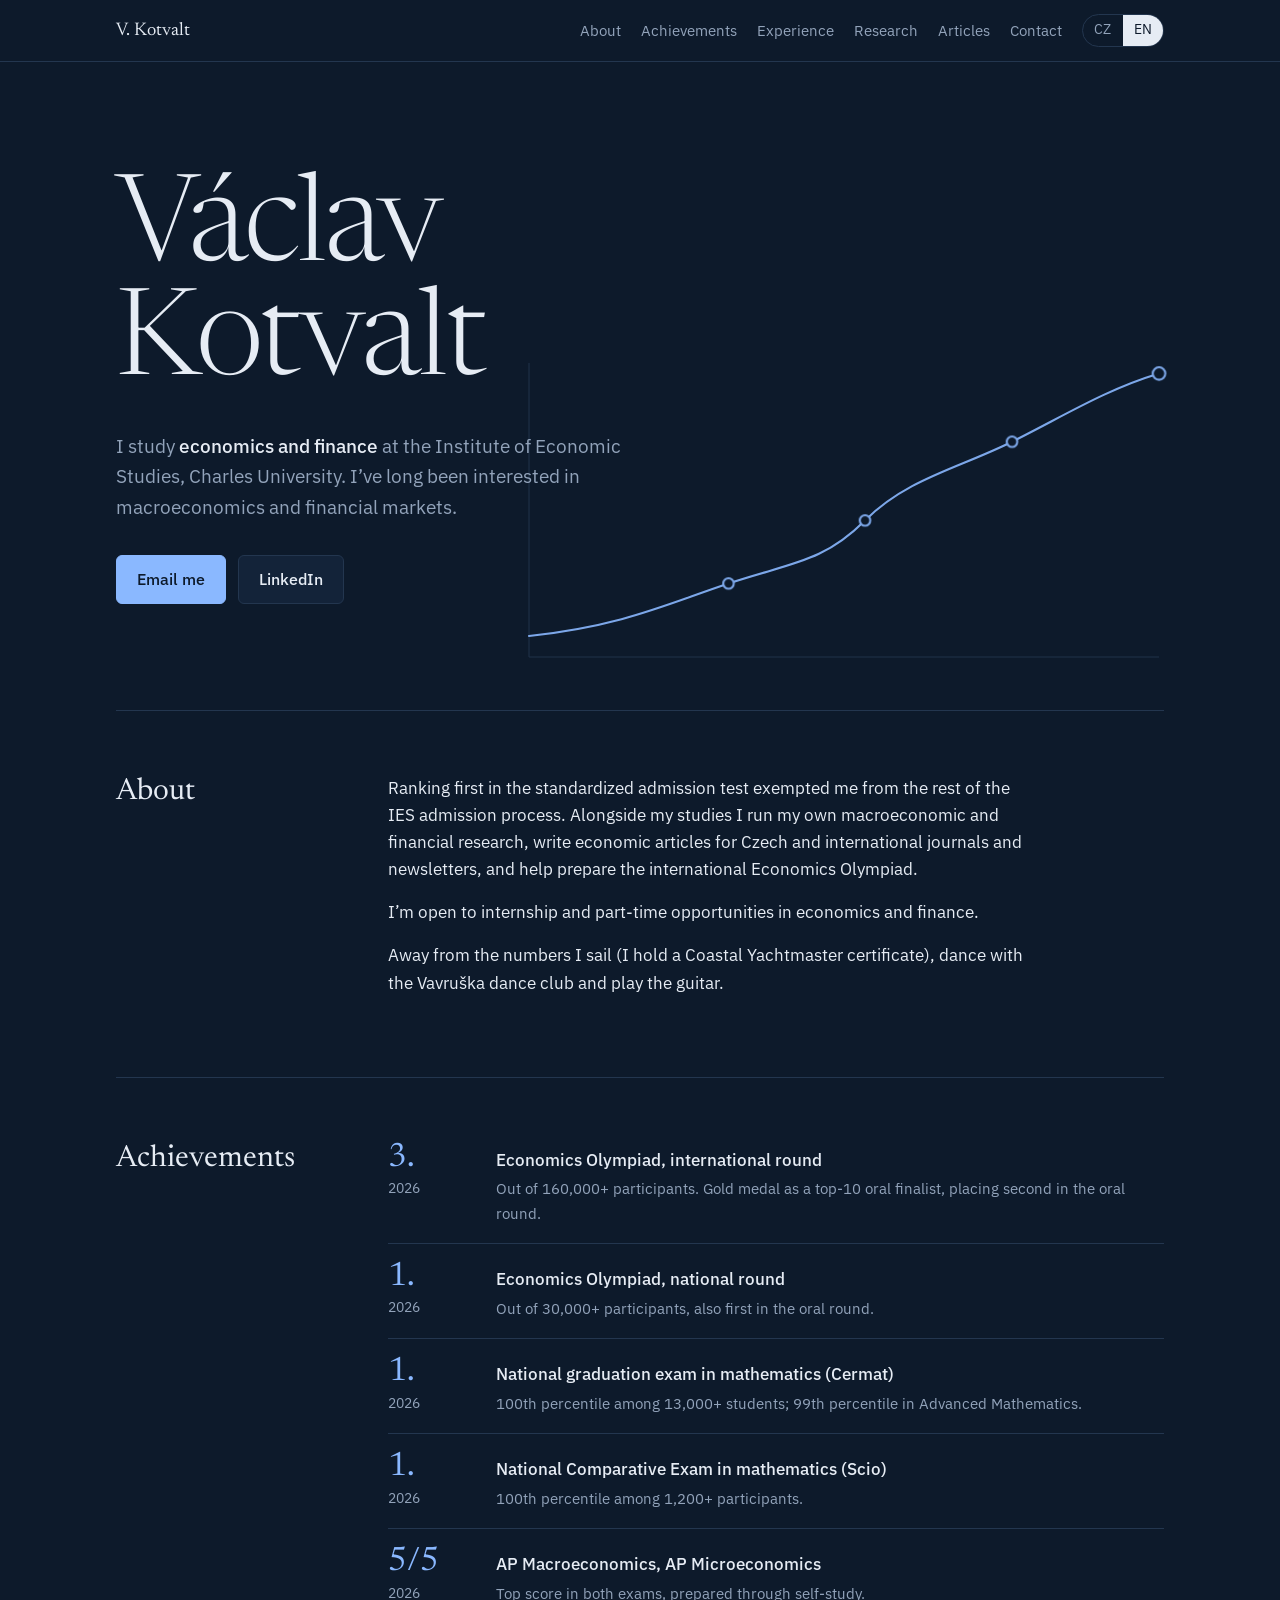
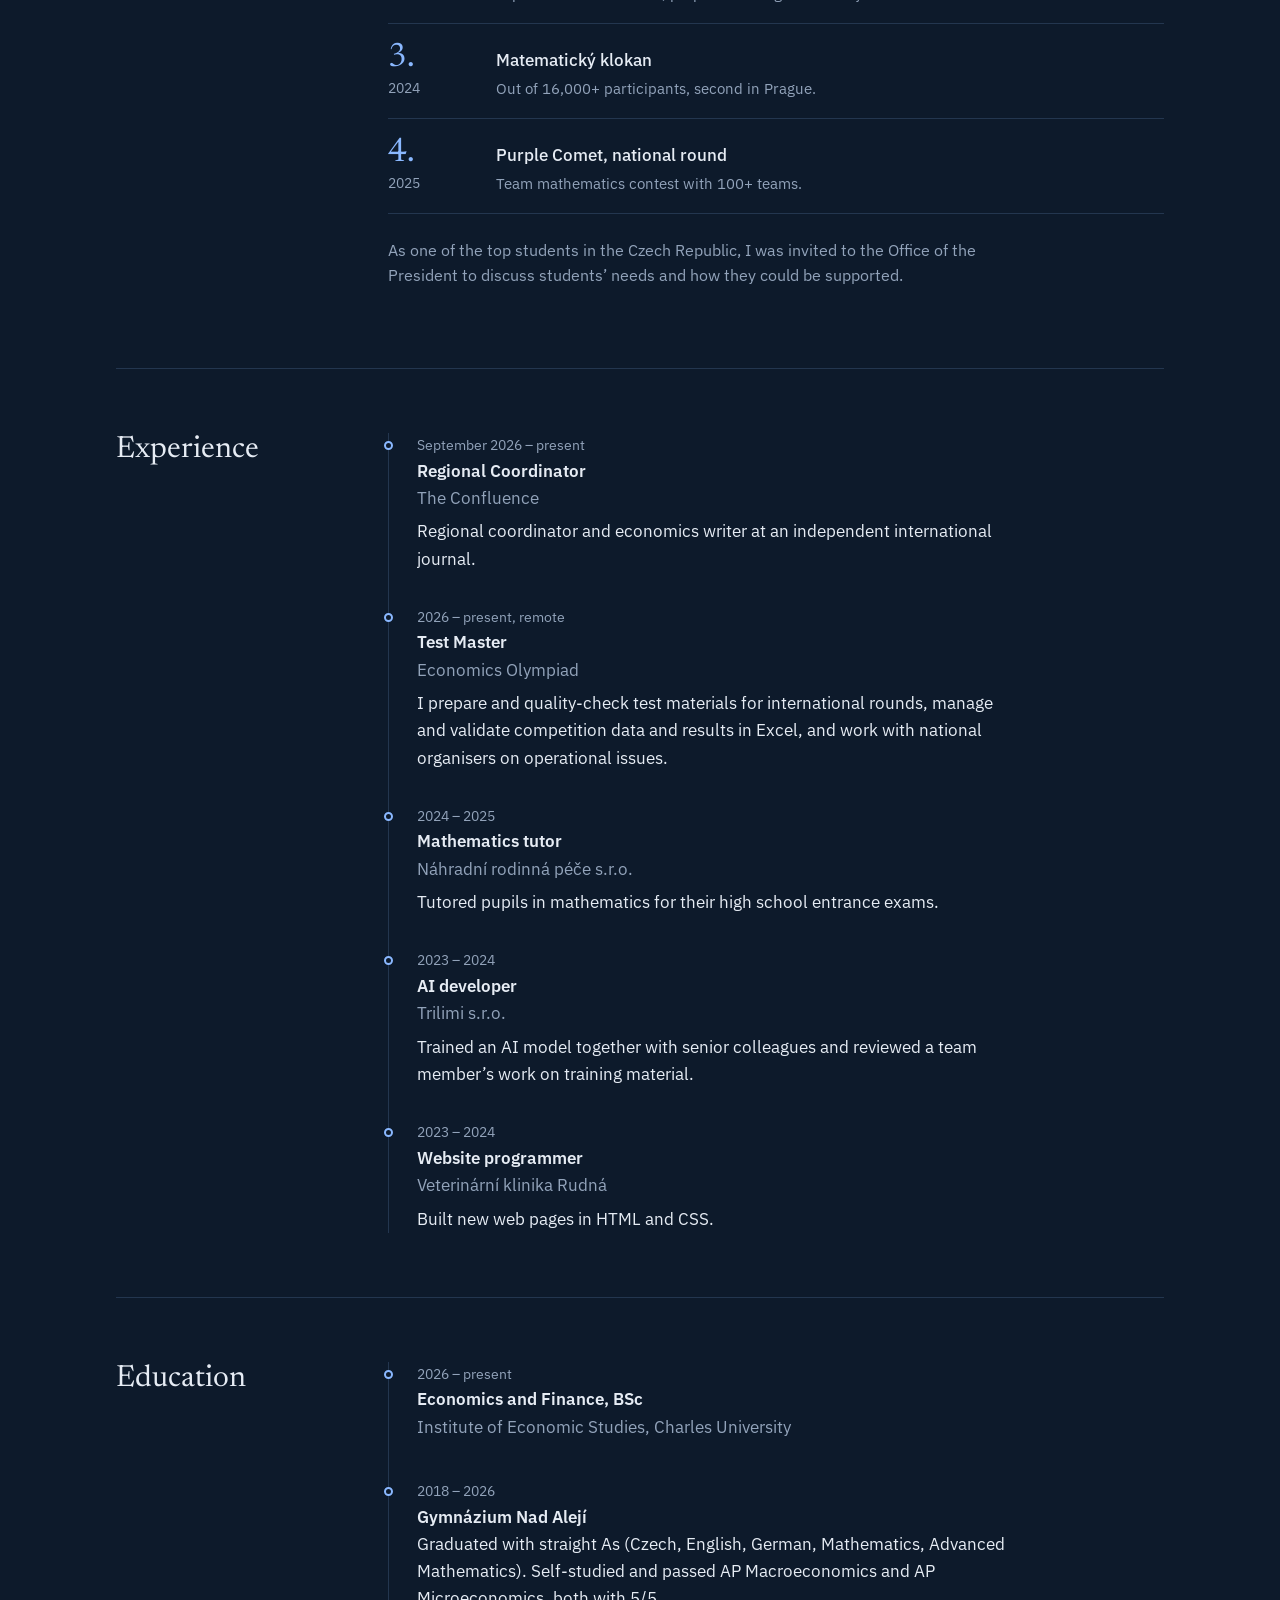
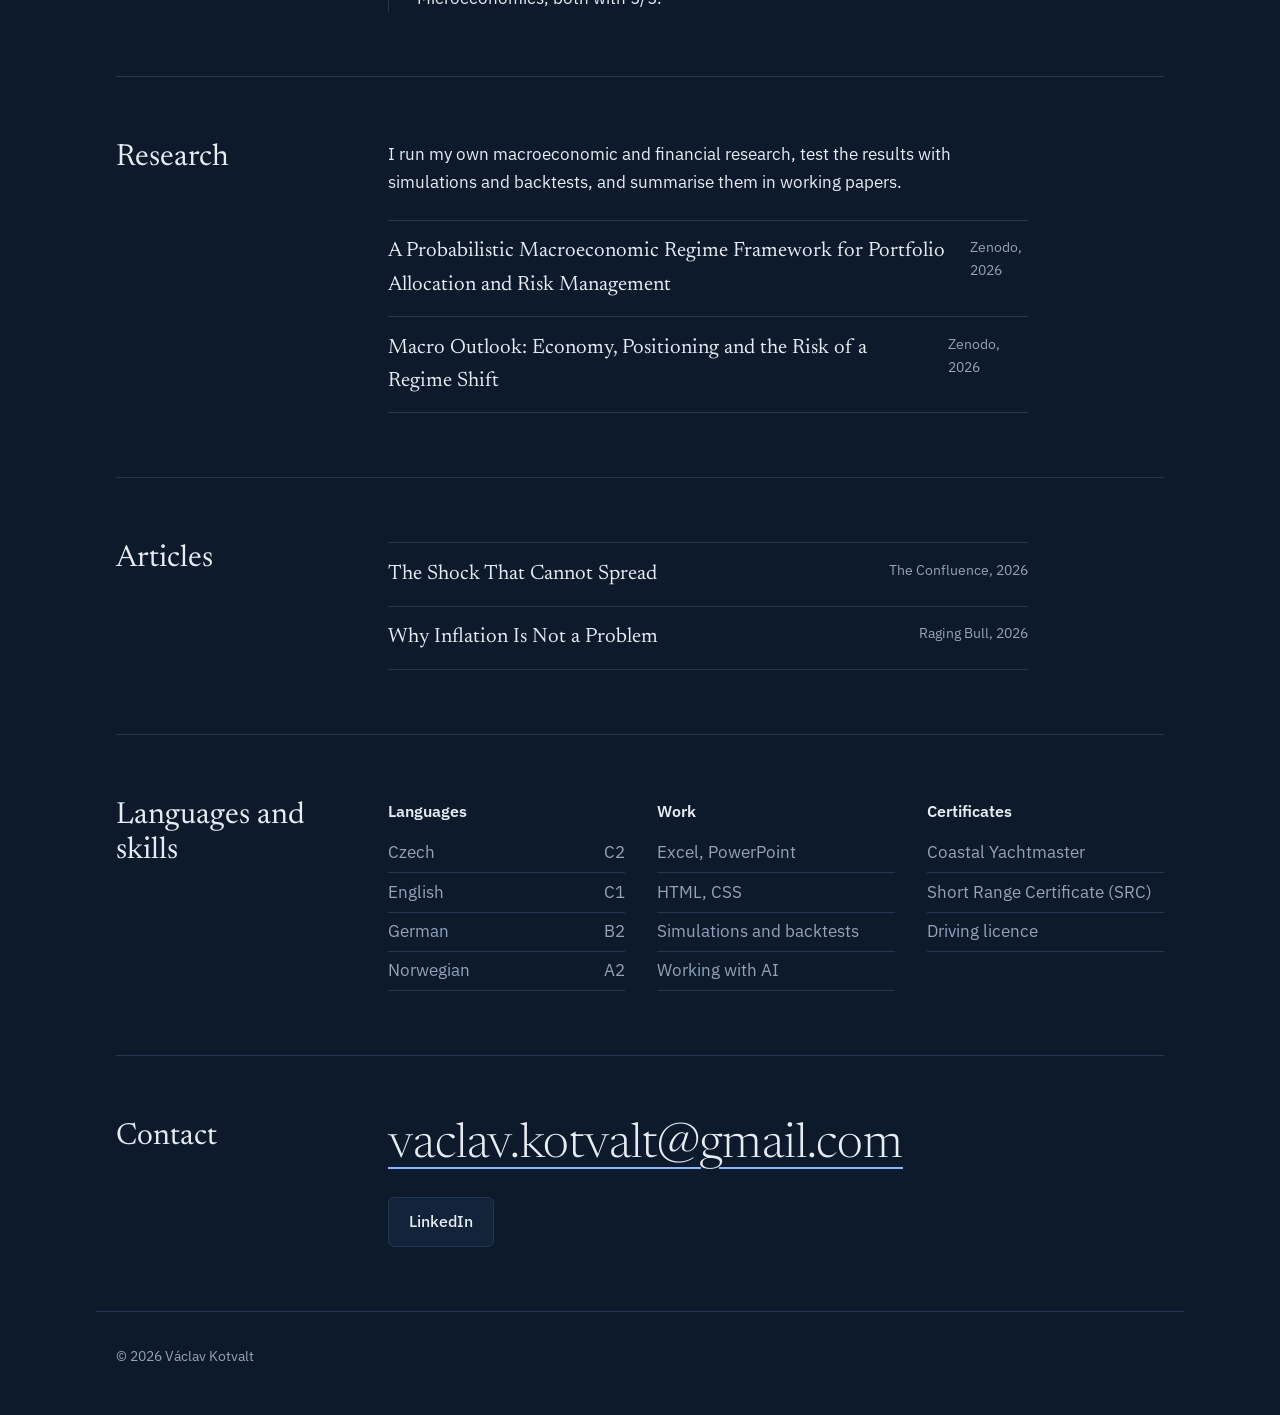
<file: Václav Kotvalt.html>
<!DOCTYPE html>
<html lang="cs" data-lang="cs">
<head>
<meta charset="utf-8">
<meta name="viewport" content="width=device-width, initial-scale=1, viewport-fit=cover">
<title>Václav Kotvalt</title>
<meta name="description" content="Václav Kotvalt – student ekonomie a financí na IES FSV UK. Makroekonomie, finanční trhy, výzkum a články.">
<meta name="author" content="Václav Kotvalt">
<meta name="robots" content="index, follow">
<link rel="icon" href="data:image/svg+xml,%3Csvg xmlns=%22http://www.w3.org/2000/svg%22 viewBox=%220 0 100 100%22%3E%3Ctext y=%22.9em%22 font-size=%2290%22%3E%F0%9F%93%88%3C/text%3E%3C/svg%3E">

<!-- Náhled při sdílení odkazu (LinkedIn, Messenger, WhatsApp…) -->
<meta property="og:type" content="profile">
<meta property="og:title" content="Václav Kotvalt">
<meta property="og:description" content="Student ekonomie a financí na IES FSV UK. Makroekonomie, finanční trhy, výzkum a články.">
<meta property="og:locale" content="cs_CZ">
<meta property="og:locale:alternate" content="en_US">
<meta property="profile:first_name" content="Václav">
<meta property="profile:last_name" content="Kotvalt">
<meta name="twitter:card" content="summary">

<!-- Strukturovaná data pro vyhledávače: kdo je autorem stránky -->
<script type="application/ld+json">
{
  "@context": "https://schema.org",
  "@type": "Person",
  "name": "Václav Kotvalt",
  "description": "Student of economics and finance at the Institute of Economic Studies, Charles University.",
  "email": "mailto:vaclav.kotvalt@gmail.com",
  "affiliation": {
    "@type": "CollegeOrUniversity",
    "name": "Charles University",
    "department": { "@type": "Organization", "name": "Institute of Economic Studies" }
  },
  "knowsAbout": ["Macroeconomics", "Financial markets", "Economics"],
  "knowsLanguage": ["cs", "en", "de", "no"],
  "sameAs": [
    "https://www.linkedin.com/in/vaclavkotvalt"
  ]
}
</script>
<link rel="preconnect" href="https://fonts.googleapis.com">
<link rel="preconnect" href="https://fonts.gstatic.com" crossorigin>
<link href="https://fonts.googleapis.com/css2?family=Newsreader:ital,opsz,wght@0,6..72,300;0,6..72,400;0,6..72,500;1,6..72,300;1,6..72,400&family=IBM+Plex+Sans:wght@400;500;600&display=swap" rel="stylesheet">
<style>
  :root {
    --bg: #0d1a2b;
    --surface: #132339;
    --line: #23364f;
    --text: #e6ecf4;
    --muted: #92a3ba;
    --accent: #8ab8ff;
    --accent-ink: #0d1a2b;
    --curve: #8ab8ff;
    color-scheme: dark;
    box-sizing: border-box;
    padding-top: env(safe-area-inset-top, 0px);
    padding-bottom: env(safe-area-inset-bottom, 0px);
  }
  @media (prefers-color-scheme: dark) {
    :root:not([data-theme="light"]) {
      --bg: #0d1a2b; --surface: #132339; --line: #23364f; --text: #e6ecf4;
      --muted: #92a3ba; --accent: #8ab8ff; --accent-ink: #0d1a2b; --curve: #8ab8ff;
      color-scheme: dark;
    }
  }
  :root[data-theme="dark"] {
    --bg: #0d1a2b; --surface: #132339; --line: #23364f; --text: #e6ecf4;
    --muted: #92a3ba; --accent: #8ab8ff; --accent-ink: #0d1a2b; --curve: #8ab8ff;
    color-scheme: dark;
  }
  :root[data-theme="light"] {
    --bg: #f3f6fa; --surface: #ffffff; --line: #d5dde8; --text: #13233a;
    --muted: #55667e; --accent: #1f56c4; --accent-ink: #ffffff; --curve: #1f56c4;
    color-scheme: light;
  }
  *, *::before, *::after { box-sizing: inherit; }
  html { scroll-behavior: smooth; scroll-padding-top: calc(env(safe-area-inset-top, 0px) + 4.5rem); }
  body {
    margin: 0;
    background: var(--bg);
    color: var(--text);
    font-family: "IBM Plex Sans", system-ui, -apple-system, "Segoe UI", Roboto, sans-serif;
    font-size: 1.0625rem;
    line-height: 1.6;
    -webkit-font-smoothing: antialiased;
  }
  body::before {
    content: ""; position: fixed; inset: 0 0 auto; height: env(safe-area-inset-top, 0px);
    z-index: 10; background: var(--bg);
  }
  a { color: var(--accent); text-underline-offset: 0.2em; }
  a:focus-visible, button:focus-visible { outline: 2px solid var(--accent); outline-offset: 3px; border-radius: 4px; }
  img, svg { max-width: 100%; }

  /* Jazyk */
  html[data-lang="cs"] .en, html[data-lang="en"] .cs { display: none !important; }

  /* Horní lišta */
  .bar {
    position: sticky; top: env(safe-area-inset-top, 0px); z-index: 5;
    background: var(--bg);
    border-bottom: 1px solid var(--line);
  }
  .bar-in {
    max-width: 68rem; margin: 0 auto; padding: 0.85rem 1.25rem;
    display: flex; align-items: center; justify-content: space-between; gap: 1rem;
  }
  .mono-name { font-family: "Newsreader", Georgia, serif; font-size: 1.15rem; color: var(--text); text-decoration: none; }
  .bar nav { display: flex; gap: 1.25rem; align-items: center; }
  .bar nav a { color: var(--muted); text-decoration: none; font-size: 0.95rem; }
  .bar nav a:hover { color: var(--text); }
  .lang {
    display: inline-flex; border: 1px solid var(--line); border-radius: 999px; overflow: hidden;
  }
  .lang button {
    font: inherit; font-size: 0.85rem; padding: 0.3rem 0.7rem; border: 0; cursor: pointer;
    background: transparent; color: var(--muted);
  }
  .lang button[aria-pressed="true"] { background: var(--text); color: var(--bg); }
  @media (max-width: 640px) { .bar nav .navlink { display: none; } }

  main { max-width: 68rem; margin: 0 auto; padding: 0 1.25rem; }

  /* Úvod */
  .hero { position: relative; padding: 4.5rem 0 4rem; min-height: 72vh; display: flex; flex-direction: column; justify-content: center; }
  .hero svg.curve {
    position: absolute; right: -1rem; bottom: 2rem; width: min(42rem, 95%); height: auto;
    pointer-events: none; opacity: 0.9;
  }
  .curve path { fill: none; stroke: var(--curve); stroke-width: 2; stroke-linecap: round; }
  .curve .grid { stroke: var(--line); stroke-width: 1; }
  .curve circle { fill: var(--bg); stroke: var(--curve); stroke-width: 2; }
  .curve .draw { stroke-dasharray: 900; stroke-dashoffset: 900; animation: draw 2.4s 0.3s cubic-bezier(.6,.1,.2,1) forwards; }
  .curve .pt { opacity: 0; animation: pop 0.4s forwards; }
  @keyframes draw { to { stroke-dashoffset: 0; } }
  @keyframes pop { to { opacity: 1; } }
  @media (prefers-reduced-motion: reduce) {
    .curve .draw { animation: none; stroke-dashoffset: 0; }
    .curve .pt { animation: none; opacity: 1; }
    html { scroll-behavior: auto; }
  }
  h1 {
    position: relative;
    font-family: "Newsreader", Georgia, serif; font-weight: 300;
    font-size: clamp(3.2rem, 11vw, 7.5rem); line-height: 0.95; letter-spacing: -0.02em;
    margin: 0 0 1.75rem;
  }
  .lead { position: relative; max-width: 34rem; font-size: 1.2rem; color: var(--muted); margin: 0 0 2rem; }
  .lead strong { color: var(--text); font-weight: 500; }
  .actions { position: relative; display: flex; flex-wrap: wrap; gap: 0.75rem; }
  .btn {
    display: inline-block; padding: 0.7rem 1.25rem; border-radius: 6px; text-decoration: none;
    font-weight: 500; font-size: 0.98rem; border: 1px solid var(--line); color: var(--text); background: var(--surface);
  }
  .btn.primary { background: var(--accent); color: var(--accent-ink); border-color: var(--accent); }

  /* Sekce */
  section.block { padding: 4rem 0; border-top: 1px solid var(--line); display: grid; gap: 1.5rem 3rem; grid-template-columns: 1fr; }
  @media (min-width: 860px) { section.block { grid-template-columns: 14rem 1fr; } }
  h2 { font-family: "Newsreader", Georgia, serif; font-weight: 400; font-size: 1.9rem; line-height: 1.15; margin: 0; }
  .prose { max-width: 40rem; }
  .prose p { margin: 0 0 1rem; }

  /* Úspěchy */
  .wins { list-style: none; margin: 0; padding: 0; }
  .wins li {
    display: grid; grid-template-columns: 5.5rem 1fr; gap: 1.25rem; padding: 1.1rem 0;
    border-bottom: 1px solid var(--line); align-items: baseline;
  }
  .wins li:first-child { padding-top: 0; }
  .place { font-family: "Newsreader", Georgia, serif; font-size: 2.1rem; line-height: 1; color: var(--accent); }
  .place small { font-size: 0.9rem; color: var(--muted); font-family: "IBM Plex Sans", system-ui, sans-serif; display: block; margin-top: 0.35rem; }
  .what { font-weight: 500; }
  .detail { color: var(--muted); font-size: 0.95rem; margin-top: 0.15rem; }
  .note { margin-top: 1.5rem; color: var(--muted); font-size: 0.98rem; max-width: 40rem; }

  /* Časová osa */
  .timeline { list-style: none; margin: 0; padding: 0; }
  .timeline li { position: relative; padding: 0 0 2rem 1.75rem; border-left: 1px solid var(--line); }
  .timeline li:last-child { padding-bottom: 0; }
  .timeline li::before {
    content: ""; position: absolute; left: -5px; top: 0.5rem; width: 9px; height: 9px; border-radius: 50%;
    background: var(--bg); border: 2px solid var(--accent);
  }
  .when { font-size: 0.9rem; color: var(--muted); }
  .role { font-weight: 600; margin: 0.1rem 0 0; }
  .org { color: var(--muted); margin: 0 0 0.4rem; }
  .timeline p.desc { margin: 0; max-width: 38rem; }

  /* Dovednosti */
  .cols { display: grid; gap: 2rem; grid-template-columns: repeat(auto-fit, minmax(14rem, 1fr)); }
  .cols h3 { font-size: 1rem; font-weight: 600; margin: 0 0 0.6rem; }
  .cols ul { list-style: none; margin: 0; padding: 0; }
  .cols li { padding: 0.35rem 0; border-bottom: 1px solid var(--line); display: flex; justify-content: space-between; gap: 1rem; }
  .cols li span:last-child { color: var(--muted); }

  /* Výzkum */
  .papers { list-style: none; margin: 0; padding: 0; max-width: 40rem; }
  .papers li { display: flex; justify-content: space-between; gap: 1rem; padding: 0.9rem 0; border-bottom: 1px solid var(--line); }
  .papers li:first-child { border-top: 1px solid var(--line); }
  .papers a { font-family: "Newsreader", Georgia, serif; font-size: 1.3rem; text-decoration: none; color: var(--text); }
  .papers a:hover { color: var(--accent); text-decoration: underline; }
  .papers li span:last-child { color: var(--muted); font-size: 0.9rem; }

  /* Kontakt */
  .contact-big {
    font-family: "Newsreader", Georgia, serif; font-weight: 300;
    font-size: clamp(1.6rem, 6vw, 3rem); line-height: 1.1; margin: 0 0 1.5rem; word-break: break-word;
  }
  .contact-big a { color: var(--text); text-decoration-color: var(--accent); text-decoration-thickness: 2px; }
  footer { max-width: 68rem; margin: 0 auto; padding: 2rem 1.25rem 3rem; color: var(--muted); font-size: 0.9rem; border-top: 1px solid var(--line); }
</style>
</head>
<body>

<header class="bar">
  <div class="bar-in">
    <a class="mono-name" href="#top">V. Kotvalt</a>
    <nav aria-label="Navigace">
      <a class="navlink" href="#o-mne"><span class="cs">O mně</span><span class="en">About</span></a>
      <a class="navlink" href="#uspechy"><span class="cs">Úspěchy</span><span class="en">Achievements</span></a>
      <a class="navlink" href="#zkusenosti"><span class="cs">Zkušenosti</span><span class="en">Experience</span></a>
      <a class="navlink" href="#vyzkum"><span class="cs">Výzkum</span><span class="en">Research</span></a>
      <a class="navlink" href="#clanky"><span class="cs">Články</span><span class="en">Articles</span></a>
      <a class="navlink" href="#kontakt"><span class="cs">Kontakt</span><span class="en">Contact</span></a>
      <div class="lang" role="group" aria-label="Jazyk / Language">
        <button type="button" data-set="cs" aria-pressed="true">CZ</button>
        <button type="button" data-set="en" aria-pressed="false">EN</button>
      </div>
    </nav>
  </div>
</header>

<main id="top">
  <section class="hero">
    <svg class="curve" viewBox="0 0 640 320" aria-hidden="true">
      <line class="grid" x1="20" y1="300" x2="620" y2="300"/>
      <line class="grid" x1="20" y1="20" x2="20" y2="300"/>
      <path class="draw" d="M20 280 C 110 270, 150 250, 210 230 S 300 210, 340 170 S 430 120, 480 95 S 570 45, 620 30"/>
      <circle class="pt" cx="210" cy="230" r="5" style="animation-delay:1.2s"/>
      <circle class="pt" cx="340" cy="170" r="5" style="animation-delay:1.7s"/>
      <circle class="pt" cx="480" cy="95" r="5" style="animation-delay:2.1s"/>
      <circle class="pt" cx="620" cy="30" r="6" style="animation-delay:2.6s"/>
    </svg>

    <h1>Václav<br>Kotvalt</h1>
    <p class="lead">
      <span class="cs">Studuji <strong>ekonomii a finance</strong> na Institutu ekonomických studií Univerzity Karlovy. Dlouhodobě se zajímám o makroekonomii a finanční trhy.</span>
      <span class="en">I study <strong>economics and finance</strong> at the Institute of Economic Studies, Charles University. I’ve long been interested in macroeconomics and financial markets.</span>
    </p>
    <div class="actions">
      <a class="btn primary" href="mailto:vaclav.kotvalt@gmail.com"><span class="cs">Napište mi</span><span class="en">Email me</span></a>
      <a class="btn" href="https://www.linkedin.com/in/vaclavkotvalt" target="_blank" rel="noopener">LinkedIn</a>
    </div>
  </section>

  <section class="block" id="o-mne">
    <h2><span class="cs">O mně</span><span class="en">About</span></h2>
    <div class="prose">
      <p class="cs">Díky prvnímu místu ve standardizovaném přijímacím testu mi byl na IES prominut zbytek přijímacího řízení. Vedle studia dělám vlastní makroekonomický a finanční výzkum, píšu odborné články do českých i zahraničních časopisů a newsletterů a pomáhám připravovat mezinárodní Ekonomickou olympiádu.</p>
      <p class="cs">Jsem otevřený nabídkám stáží nebo práce na částečný úvazek v oblasti ekonomie a financí.</p>
      <p class="cs">Mimo čísla jachtařím (mám kapitánský průkaz Coastal Yachtmaster), tancuji v tanečním klubu Vavruška a hraji na kytaru.</p>
      <p class="en">Ranking first in the standardized admission test exempted me from the rest of the IES admission process. Alongside my studies I run my own macroeconomic and financial research, write economic articles for Czech and international journals and newsletters, and help prepare the international Economics Olympiad.</p>
      <p class="en">I’m open to internship and part-time opportunities in economics and finance.</p>
      <p class="en">Away from the numbers I sail (I hold a Coastal Yachtmaster certificate), dance with the Vavruška dance club and play the guitar.</p>
    </div>
  </section>

  <section class="block" id="uspechy">
    <h2><span class="cs">Úspěchy</span><span class="en">Achievements</span></h2>
    <div>
      <ul class="wins">
        <li>
          <div class="place">3.<small>2026</small></div>
          <div>
            <div class="what"><span class="cs">Ekonomická olympiáda, mezinárodní kolo</span><span class="en">Economics Olympiad, international round</span></div>
            <div class="detail"><span class="cs">Z více než 160 000 účastníků. Zlatá medaile mezi deseti nejlepšími v ústním kole, kde jsem skončil druhý.</span><span class="en">Out of 160,000+ participants. Gold medal as a top-10 oral finalist, placing second in the oral round.</span></div>
          </div>
        </li>
        <li>
          <div class="place">1.<small>2026</small></div>
          <div>
            <div class="what"><span class="cs">Ekonomická olympiáda, národní kolo</span><span class="en">Economics Olympiad, national round</span></div>
            <div class="detail"><span class="cs">Z více než 30 000 účastníků, první místo i v ústním kole.</span><span class="en">Out of 30,000+ participants, also first in the oral round.</span></div>
          </div>
        </li>
        <li>
          <div class="place">1.<small>2026</small></div>
          <div>
            <div class="what"><span class="cs">Maturita z matematiky (Cermat)</span><span class="en">National graduation exam in mathematics (Cermat)</span></div>
            <div class="detail"><span class="cs">100. percentil z více než 13 000 maturantů. Z Matematiky+ 99. percentil.</span><span class="en">100th percentile among 13,000+ students; 99th percentile in Advanced Mathematics.</span></div>
          </div>
        </li>
        <li>
          <div class="place">1.<small>2026</small></div>
          <div>
            <div class="what"><span class="cs">Národní srovnávací zkouška z matematiky (Scio)</span><span class="en">National Comparative Exam in mathematics (Scio)</span></div>
            <div class="detail"><span class="cs">100. percentil z více než 1 200 účastníků.</span><span class="en">100th percentile among 1,200+ participants.</span></div>
          </div>
        </li>
        <li>
          <div class="place">5/5<small>2026</small></div>
          <div>
            <div class="what">AP Macroeconomics, AP Microeconomics</div>
            <div class="detail"><span class="cs">Obě zkoušky s nejvyšším hodnocením, připravoval jsem se samostudiem.</span><span class="en">Top score in both exams, prepared through self-study.</span></div>
          </div>
        </li>
        <li>
          <div class="place">3.<small>2024</small></div>
          <div>
            <div class="what">Matematický klokan</div>
            <div class="detail"><span class="cs">Z více než 16 000 účastníků, druhé místo v Praze.</span><span class="en">Out of 16,000+ participants, second in Prague.</span></div>
          </div>
        </li>
        <li>
          <div class="place">4.<small>2025</small></div>
          <div>
            <div class="what"><span class="cs">Purple Comet, národní kolo</span><span class="en">Purple Comet, national round</span></div>
            <div class="detail"><span class="cs">Týmová matematická soutěž, přes 100 týmů.</span><span class="en">Team mathematics contest with 100+ teams.</span></div>
          </div>
        </li>
      </ul>
      <p class="note">
        <span class="cs">Jako jeden z nejlepších studentů v Česku jsem byl pozván do Kanceláře prezidenta republiky na diskusi o potřebách studentů a o tom, jak je podporovat.</span>
        <span class="en">As one of the top students in the Czech Republic, I was invited to the Office of the President to discuss students’ needs and how they could be supported.</span>
      </p>
    </div>
  </section>

  <section class="block" id="zkusenosti">
    <h2><span class="cs">Zkušenosti</span><span class="en">Experience</span></h2>
    <ol class="timeline">
      <li>
        <div class="when"><span class="cs">Září 2026 – dosud</span><span class="en">September 2026 – present</span></div>
        <p class="role">Regional Coordinator</p>
        <p class="org">The Confluence</p>
        <p class="desc"><span class="cs">Regionální koordinátor a autor ekonomických článků v nezávislém mezinárodním časopise.</span><span class="en">Regional coordinator and economics writer at an independent international journal.</span></p>
      </li>
      <li>
        <div class="when"><span class="cs">2026 – dosud, na dálku</span><span class="en">2026 – present, remote</span></div>
        <p class="role">Test Master</p>
        <p class="org"><span class="cs">Ekonomická olympiáda</span><span class="en">Economics Olympiad</span></p>
        <p class="desc"><span class="cs">Připravuji a kontroluji soutěžní materiály pro mezinárodní kola, spravuji a ověřuji data a výsledky v Excelu a řeším provozní otázky s národními organizátory.</span><span class="en">I prepare and quality-check test materials for international rounds, manage and validate competition data and results in Excel, and work with national organisers on operational issues.</span></p>
      </li>
      <li>
        <div class="when">2024 – 2025</div>
        <p class="role"><span class="cs">Lektor matematiky</span><span class="en">Mathematics tutor</span></p>
        <p class="org">Náhradní rodinná péče s.r.o.</p>
        <p class="desc"><span class="cs">Doučoval jsem žáky matematiku k přijímacím zkouškám na střední školy.</span><span class="en">Tutored pupils in mathematics for their high school entrance exams.</span></p>
      </li>
      <li>
        <div class="when">2023 – 2024</div>
        <p class="role">AI developer</p>
        <p class="org">Trilimi s.r.o.</p>
        <p class="desc"><span class="cs">Trénoval jsem AI model ve spolupráci s odbornými nadřízenými a kontroloval práci podřízeného na trénovacích datech.</span><span class="en">Trained an AI model together with senior colleagues and reviewed a team member’s work on training material.</span></p>
      </li>
      <li>
        <div class="when">2023 – 2024</div>
        <p class="role"><span class="cs">Programátor webu</span><span class="en">Website programmer</span></p>
        <p class="org">Veterinární klinika Rudná</p>
        <p class="desc"><span class="cs">Psal jsem nové webové stránky v HTML a CSS.</span><span class="en">Built new web pages in HTML and CSS.</span></p>
      </li>
    </ol>
  </section>

  <section class="block" id="vzdelani">
    <h2><span class="cs">Vzdělání</span><span class="en">Education</span></h2>
    <ol class="timeline">
      <li>
        <div class="when"><span class="cs">2026 – dosud</span><span class="en">2026 – present</span></div>
        <p class="role"><span class="cs">Ekonomie a finance, Bc.</span><span class="en">Economics and Finance, BSc</span></p>
        <p class="org"><span class="cs">Institut ekonomických studií FSV UK</span><span class="en">Institute of Economic Studies, Charles University</span></p>
      </li>
      <li>
        <div class="when">2018 – 2026</div>
        <p class="role">Gymnázium Nad Alejí</p>
        <p class="desc"><span class="cs">Maturita s vyznamenáním (čeština, angličtina, němčina, matematika, Matematika+). Samostudiem složené zkoušky AP Macroeconomics a AP Microeconomics, obě na 5/5.</span><span class="en">Graduated with straight As (Czech, English, German, Mathematics, Advanced Mathematics). Self-studied and passed AP Macroeconomics and AP Microeconomics, both with 5/5.</span></p>
      </li>
    </ol>
  </section>

  <section class="block" id="vyzkum">
    <h2><span class="cs">Výzkum</span><span class="en">Research</span></h2>
    <div>
      <p class="prose" style="margin:0 0 1.5rem"><span class="cs">Dělám vlastní makroekonomický a finanční výzkum, výsledky ověřuji simulacemi a backtesty a shrnuji je do pracovních studií.</span><span class="en">I run my own macroeconomic and financial research, test the results with simulations and backtests, and summarise them in working papers.</span></p>
      <ul class="papers">
        <li><a href="https://doi.org/10.5281/zenodo.21628662" target="_blank" rel="noopener">A Probabilistic Macroeconomic Regime Framework for Portfolio Allocation and Risk Management</a><span>Zenodo, 2026</span></li>
        <li><a href="https://doi.org/10.5281/zenodo.21671048" target="_blank" rel="noopener">Macro Outlook: Economy, Positioning and the Risk of a Regime Shift</a><span>Zenodo, 2026</span></li>
      </ul>
    </div>
  </section>

  <section class="block" id="clanky">
    <h2><span class="cs">Články</span><span class="en">Articles</span></h2>
    <ul class="papers">
      <li><a href="https://www.the-confluence.org/articles/the-shock-that-cannot-spread" target="_blank" rel="noopener">The Shock That Cannot Spread</a><span>The Confluence, 2026</span></li>
      <li><a href="https://drive.google.com/file/d/1T28sXAGUvWH63hNzpfr8NvCLqeqEF5A_/view?usp=sharing" target="_blank" rel="noopener">Why Inflation Is Not a Problem</a><span>Raging Bull, 2026</span></li>
      <!-- Sem přidej další článek -->
    </ul>
  </section>

  <section class="block" id="dovednosti">
    <h2><span class="cs">Jazyky a dovednosti</span><span class="en">Languages and skills</span></h2>
    <div class="cols">
      <div>
        <h3><span class="cs">Jazyky</span><span class="en">Languages</span></h3>
        <ul>
          <li><span><span class="cs">Čeština</span><span class="en">Czech</span></span><span>C2</span></li>
          <li><span><span class="cs">Angličtina</span><span class="en">English</span></span><span>C1</span></li>
          <li><span><span class="cs">Němčina</span><span class="en">German</span></span><span>B2</span></li>
          <li><span><span class="cs">Norština</span><span class="en">Norwegian</span></span><span>A2</span></li>
        </ul>
      </div>
      <div>
        <h3><span class="cs">Práce</span><span class="en">Work</span></h3>
        <ul>
          <li><span>Excel, PowerPoint</span></li>
          <li><span>HTML, CSS</span></li>
          <li><span><span class="cs">Simulace a backtesty</span><span class="en">Simulations and backtests</span></span></li>
          <li><span><span class="cs">Práce s AI</span><span class="en">Working with AI</span></span></li>
        </ul>
      </div>
      <div>
        <h3><span class="cs">Průkazy</span><span class="en">Certificates</span></h3>
        <ul>
          <li><span>Coastal Yachtmaster</span></li>
          <li><span>Short Range Certificate (SRC)</span></li>
          <li><span><span class="cs">Řidičský průkaz</span><span class="en">Driving licence</span></span></li>
        </ul>
      </div>
    </div>
  </section>

  <section class="block" id="kontakt">
    <h2><span class="cs">Kontakt</span><span class="en">Contact</span></h2>
    <div>
      <p class="contact-big"><a href="mailto:vaclav.kotvalt@gmail.com">vaclav.kotvalt@gmail.com</a></p>
      <div class="actions">
        <a class="btn" href="https://www.linkedin.com/in/vaclavkotvalt" target="_blank" rel="noopener">LinkedIn</a>
      </div>
    </div>
  </section>
</main>

<footer>© 2026 Václav Kotvalt</footer>

<script>
  (function () {
    var root = document.documentElement;
    var buttons = document.querySelectorAll('.lang button');
    function setLang(l) {
      root.setAttribute('data-lang', l);
      root.setAttribute('lang', l);
      buttons.forEach(function (b) { b.setAttribute('aria-pressed', b.dataset.set === l ? 'true' : 'false'); });
      try { localStorage.setItem('lang', l); } catch (e) {}
    }
    var saved = null;
    try { saved = localStorage.getItem('lang'); } catch (e) {}
    var initial = saved || ((navigator.language || 'cs').toLowerCase().indexOf('cs') === 0 ? 'cs' : 'en');
    setLang(initial);
    buttons.forEach(function (b) { b.addEventListener('click', function () { setLang(b.dataset.set); }); });
  })();
</script>
</body>
</html>
</file>
<file: hudba/fonts/fonts.css>
/* Montserrat a Newsreader (Google Fonts) uložené přímo v aplikaci, aby fungovaly i offline */
@font-face {
  font-family: 'Montserrat';
  font-style: normal;
  font-weight: 400;
  font-display: swap;
  src: url(montserrat-latin-ext.woff2) format('woff2');
  unicode-range: U+0100-02BA, U+02BD-02C5, U+02C7-02CC, U+02CE-02D7, U+02DD-02FF, U+0304, U+0308, U+0329, U+1D00-1DBF, U+1E00-1E9F, U+1EF2-1EFF, U+2020, U+20A0-20AB, U+20AD-20C4, U+2113, U+2C60-2C7F, U+A720-A7FF;
}
@font-face {
  font-family: 'Montserrat';
  font-style: normal;
  font-weight: 400;
  font-display: swap;
  src: url(montserrat-latin.woff2) format('woff2');
  unicode-range: U+0000-00FF, U+0131, U+0152-0153, U+02BB-02BC, U+02C6, U+02DA, U+02DC, U+0304, U+0308, U+0329, U+2000-206F, U+20AC, U+2122, U+2191, U+2193, U+2212, U+2215, U+FEFF, U+FFFD;
}
@font-face {
  font-family: 'Montserrat';
  font-style: normal;
  font-weight: 500;
  font-display: swap;
  src: url(montserrat-latin-ext.woff2) format('woff2');
  unicode-range: U+0100-02BA, U+02BD-02C5, U+02C7-02CC, U+02CE-02D7, U+02DD-02FF, U+0304, U+0308, U+0329, U+1D00-1DBF, U+1E00-1E9F, U+1EF2-1EFF, U+2020, U+20A0-20AB, U+20AD-20C4, U+2113, U+2C60-2C7F, U+A720-A7FF;
}
@font-face {
  font-family: 'Montserrat';
  font-style: normal;
  font-weight: 500;
  font-display: swap;
  src: url(montserrat-latin.woff2) format('woff2');
  unicode-range: U+0000-00FF, U+0131, U+0152-0153, U+02BB-02BC, U+02C6, U+02DA, U+02DC, U+0304, U+0308, U+0329, U+2000-206F, U+20AC, U+2122, U+2191, U+2193, U+2212, U+2215, U+FEFF, U+FFFD;
}
@font-face {
  font-family: 'Montserrat';
  font-style: normal;
  font-weight: 600;
  font-display: swap;
  src: url(montserrat-latin-ext.woff2) format('woff2');
  unicode-range: U+0100-02BA, U+02BD-02C5, U+02C7-02CC, U+02CE-02D7, U+02DD-02FF, U+0304, U+0308, U+0329, U+1D00-1DBF, U+1E00-1E9F, U+1EF2-1EFF, U+2020, U+20A0-20AB, U+20AD-20C4, U+2113, U+2C60-2C7F, U+A720-A7FF;
}
@font-face {
  font-family: 'Montserrat';
  font-style: normal;
  font-weight: 600;
  font-display: swap;
  src: url(montserrat-latin.woff2) format('woff2');
  unicode-range: U+0000-00FF, U+0131, U+0152-0153, U+02BB-02BC, U+02C6, U+02DA, U+02DC, U+0304, U+0308, U+0329, U+2000-206F, U+20AC, U+2122, U+2191, U+2193, U+2212, U+2215, U+FEFF, U+FFFD;
}
@font-face {
  font-family: 'Newsreader';
  font-style: normal;
  font-weight: 300;
  font-display: swap;
  src: url(newsreader-latin-ext.woff2) format('woff2');
  unicode-range: U+0100-02BA, U+02BD-02C5, U+02C7-02CC, U+02CE-02D7, U+02DD-02FF, U+0304, U+0308, U+0329, U+1D00-1DBF, U+1E00-1E9F, U+1EF2-1EFF, U+2020, U+20A0-20AB, U+20AD-20C4, U+2113, U+2C60-2C7F, U+A720-A7FF;
}
@font-face {
  font-family: 'Newsreader';
  font-style: normal;
  font-weight: 300;
  font-display: swap;
  src: url(newsreader-latin.woff2) format('woff2');
  unicode-range: U+0000-00FF, U+0131, U+0152-0153, U+02BB-02BC, U+02C6, U+02DA, U+02DC, U+0304, U+0308, U+0329, U+2000-206F, U+20AC, U+2122, U+2191, U+2193, U+2212, U+2215, U+FEFF, U+FFFD;
}
</file>
<file: hudba/style.css>
:root {
  /* Písma a barvy stejné jako na hlavní stránce */
  --font-heading: "Newsreader", Georgia, serif;
  --font-text: "Montserrat", system-ui, -apple-system, "Segoe UI", Roboto, sans-serif;
  --bg: #0d1a2b; --surface: #132339; --line: #23364f; --text: #e6ecf4;
  --muted: #92a3ba; --accent: #8ab8ff; --accent-ink: #0d1a2b;
  color-scheme: dark;
}
*, *::before, *::after { box-sizing: border-box; }
body {
  margin: 0; background: var(--bg); color: var(--text);
  font-family: var(--font-text); font-size: 1rem; line-height: 1.55;
  -webkit-font-smoothing: antialiased; -webkit-tap-highlight-color: transparent;
  padding-bottom: env(safe-area-inset-bottom, 0px);
}
body::before {
  content: ""; position: fixed; inset: 0 0 auto; height: env(safe-area-inset-top, 0px);
  z-index: 10; background: var(--bg);
}
a { color: var(--accent); text-underline-offset: 0.2em; }
button { font: inherit; color: inherit; background: none; border: 0; cursor: pointer; }
a:focus-visible, button:focus-visible, input:focus-visible, label.btn:focus-within { outline: 2px solid var(--accent); outline-offset: 2px; }
html[data-lang="cs"] .en, html[data-lang="en"] .cs { display: none !important; }
[hidden] { display: none !important; }

/* Horní lišta */
.bar { position: sticky; top: env(safe-area-inset-top, 0px); z-index: 5; background: var(--bg); border-bottom: 1px solid var(--line); }
.bar-in { max-width: 40rem; margin: 0 auto; padding: 0.85rem 16px; display: flex; justify-content: space-between; align-items: center; gap: 1rem; }
.bar .name { font-size: 1.15rem; color: var(--text); text-decoration: none; }
.lang { display: inline-flex; border: 1px solid var(--line); border-radius: 999px; overflow: hidden; }
.lang button { font-size: 0.85rem; padding: 0.3rem 0.7rem; color: var(--muted); }
.lang button[aria-pressed="true"] { background: var(--text); color: var(--bg); }

main { max-width: 40rem; margin: 0 auto; padding: 0 16px 3rem; }
h1 { font-family: var(--font-heading); font-weight: 300; font-size: clamp(2.3rem, 9vw, 3.5rem); line-height: 1; letter-spacing: -0.02em; margin: 2rem 0 1.25rem; }
h2 { font-family: var(--font-text); font-weight: 400; font-size: 1.4rem; margin: 0; }

.panel { background: var(--surface); border: 1px solid var(--line); border-radius: 10px; padding: 1.25rem; margin-bottom: 1rem; }
.btn {
  display: inline-block; padding: 0.6rem 1rem; border-radius: 6px; cursor: pointer;
  font-weight: 500; font-size: 0.92rem; border: 1px solid var(--line); color: var(--text); background: var(--bg);
}
.btn.primary { background: var(--accent); color: var(--accent-ink); border-color: var(--accent); }

/* Přehrávač */
.cover {
  aspect-ratio: 1; width: min(68vw, 260px); margin: 0 auto 1.1rem;
  border-radius: 8px; border: 1px solid var(--line); background: var(--bg) center/cover no-repeat;
  display: grid; place-items: center; font-size: 4rem; color: var(--line);
}
.cover.has-art span { display: none; }
.meta { text-align: center; margin-bottom: 0.75rem; }
.title { font-size: 1.2rem; font-weight: 600; overflow: hidden; text-overflow: ellipsis; white-space: nowrap; }
.artist { color: var(--muted); overflow: hidden; text-overflow: ellipsis; white-space: nowrap; }
.progress input { width: 100%; accent-color: var(--accent); margin: 0; }
.times { display: flex; justify-content: space-between; color: var(--muted); font-size: 0.8rem; font-variant-numeric: tabular-nums; }
.controls { display: flex; align-items: center; justify-content: space-between; margin-top: 0.5rem; }
.icon { width: 52px; height: 52px; border-radius: 50%; display: grid; place-items: center; color: var(--muted); }
.icon svg { width: 24px; height: 24px; display: block; }
.icon:active { background: var(--bg); }
.icon.on { color: var(--accent); }
#prevBtn, #nextBtn { color: var(--text); }
.icon.play { width: 66px; height: 66px; background: var(--accent); color: var(--accent-ink); }
.icon.play svg { width: 30px; height: 30px; }
#prevBtn svg, #nextBtn svg { width: 28px; height: 28px; }

/* Zdroj hudby */
.source-info { margin-bottom: 0.8rem; color: var(--muted); font-size: 0.95rem; }
.source-info b { color: var(--text); font-weight: 500; }
.source-actions { display: flex; flex-wrap: wrap; gap: 0.5rem; }
.hint { color: var(--muted); font-size: 0.85rem; margin: 0.9rem 0 0; }
.hint b { color: var(--text); font-weight: 500; }

/* Seznam */
.list { margin-top: 1.75rem; }
.list-head { display: flex; align-items: center; justify-content: space-between; gap: 12px; margin-bottom: 0.5rem; }
#count { color: var(--muted); font-size: 1rem; }
#filter {
  flex: 0 1 10rem; min-width: 0; background: var(--surface); color: var(--text);
  border: 1px solid var(--line); border-radius: 6px; padding: 0.45rem 0.7rem; font: inherit; font-size: 0.9rem;
}
#tracks { list-style: none; margin: 0; padding: 0; border-top: 1px solid var(--line); }
#tracks li { display: flex; align-items: center; gap: 0.75rem; padding: 0.65rem 0.25rem; border-bottom: 1px solid var(--line); cursor: pointer; }
#tracks li:active { background: var(--surface); }
#tracks li.current .t-title { color: var(--accent); }
.t-num { width: 2rem; text-align: right; color: var(--muted); font-size: 0.8rem; flex-shrink: 0; font-variant-numeric: tabular-nums; }
.t-text { flex: 1; min-width: 0; }
.t-title, .t-artist { overflow: hidden; text-overflow: ellipsis; white-space: nowrap; }
.t-artist { color: var(--muted); font-size: 0.85rem; }
.t-del { color: var(--muted); width: 36px; height: 36px; border-radius: 50%; flex-shrink: 0; }
</file>
